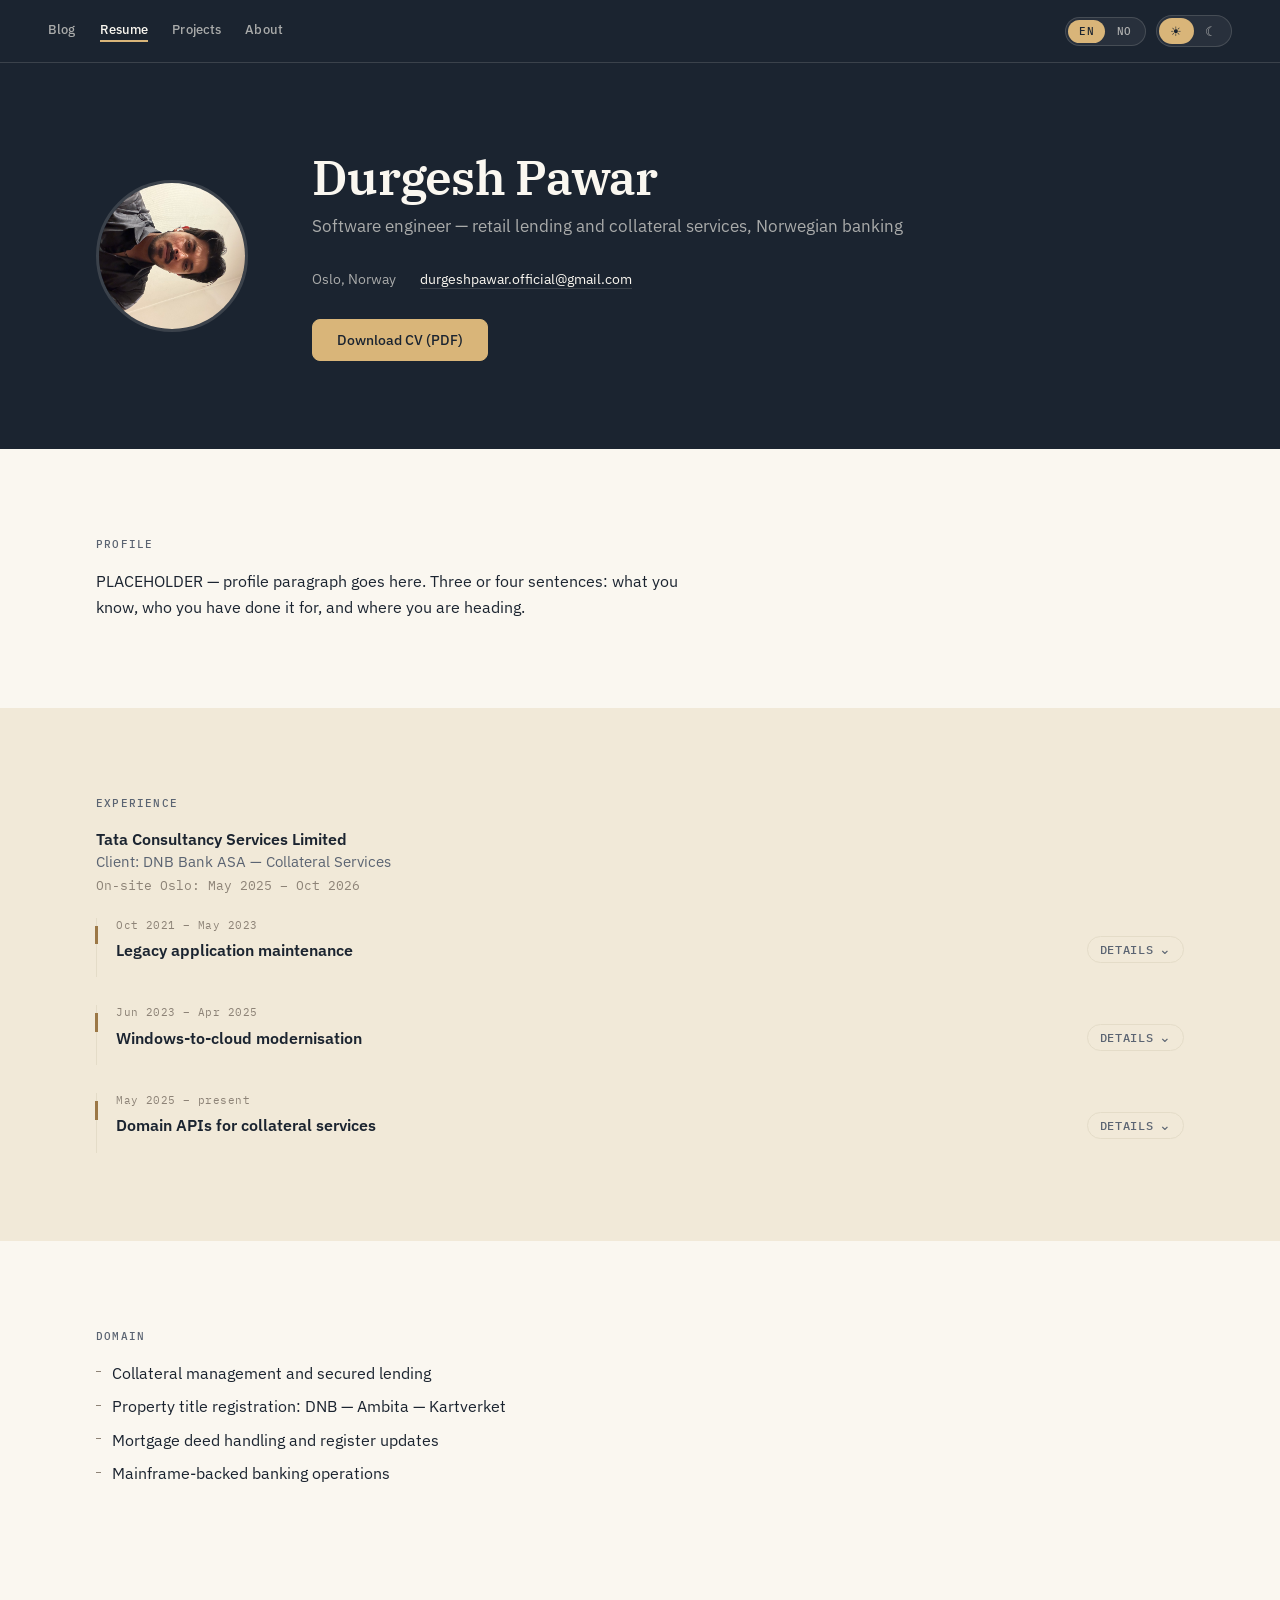
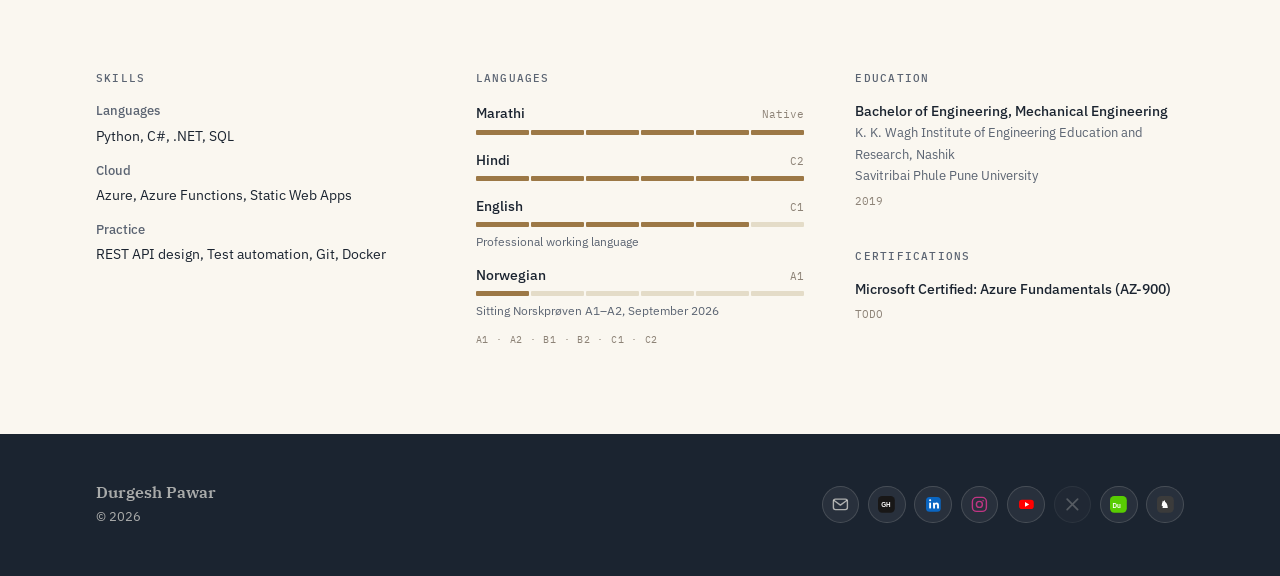
<file: Resume Website/index.html>
<!DOCTYPE html>
<html lang="en">
<head>
<meta charset="utf-8">
<meta name="viewport" content="width=device-width, initial-scale=1">
<script>(function(){try{var t=localStorage.getItem("theme");if(t==="light"||t==="dark")document.documentElement.setAttribute("data-theme",t);}catch(e){}})();</script>
<title>Durgesh Pawar — Collateral services and retail lending</title>
<meta name="description" content="Software engineer working in retail lending and collateral services for Norwegian banking.">

<link rel="preconnect" href="https://fonts.googleapis.com">
<link rel="preconnect" href="https://fonts.gstatic.com" crossorigin>
<link href="https://fonts.googleapis.com/css2?family=IBM+Plex+Mono:wght@400;500&family=IBM+Plex+Sans:wght@400;500;600&family=IBM+Plex+Serif:wght@400;500;600&display=swap" rel="stylesheet">
<link rel="stylesheet" href="assets/styles.css">
</head>
<body>

<a class="skip" href="#main">Skip to content</a>

<header class="bar">
  <nav class="pages" aria-label="Pages">
    <a href="blog.html" data-ui="blogNav"></a>
    <a href="index.html" aria-current="page" data-ui="resumeNav"></a>
    <a href="projects.html" data-ui="projectsNav"></a>
    <a href="about.html" data-ui="aboutNav"></a>
  </nav>
  <div class="bar-toggles">
    <div class="lang-toggle" role="group" aria-label="Language">
      <span class="lang-thumb" aria-hidden="true"></span>
      <button type="button" data-lang="en" aria-pressed="true">EN</button>
      <button type="button" data-lang="no" aria-pressed="false">NO</button>
    </div>
    <div class="theme-toggle" role="group" aria-label="Theme">
      <span class="theme-thumb" aria-hidden="true"></span>
      <button type="button" data-theme-choice="light" aria-pressed="true" title="Light" aria-label="Light theme">☀</button>
      <button type="button" data-theme-choice="dark" aria-pressed="false" title="Dark" aria-label="Dark theme">☾</button>
    </div>
  </div>
</header>

<main id="main">

  <section class="band band--dark">
    <div class="band-inner hero-inner">
      <img class="hero-photo" data-bind="photo" alt="">
      <div class="hero-text">
        <h1 data-bind="name"></h1>
        <p class="tagline" data-bind="tagline"></p>
        <ul class="plain hero-contact" data-bind="contact"></ul>
        <div class="hero-cta">
          <a class="btn btn--solid" href="assets/durgesh-pawar-cv.pdf" download data-ui="print"></a>
        </div>
      </div>
    </div>
  </section>

  <section class="band band--paper">
    <div class="band-inner">
      <h2 data-ui="profile"></h2>
      <p class="prose" data-bind="profile"></p>
    </div>
  </section>

  <section class="band band--alt">
    <div class="band-inner">
      <h2 data-ui="experience"></h2>
      <div data-bind="experience"></div>
    </div>
  </section>

  <section class="band band--paper" data-section="domain">
    <div class="band-inner">
      <h2 data-bind="domainHeading"></h2>
      <ul class="plain bullets" data-bind="domain"></ul>
    </div>
  </section>

  <section class="band band--alt" data-section="projects">
    <div class="band-inner">
      <h2 data-ui="projects"></h2>
      <div data-bind="projects"></div>
    </div>
  </section>

  <section class="band band--paper">
    <div class="band-inner section-grid">
      <div>
        <div class="block">
          <h2 data-ui="skills"></h2>
          <div data-bind="skills"></div>
        </div>
      </div>
      <div>
        <div class="block">
          <h2 data-ui="languages"></h2>
          <div data-bind="languages"></div>
        </div>
      </div>
      <div>
        <div class="block">
          <h2 data-ui="education"></h2>
          <div data-bind="education"></div>
        </div>
        <div class="block" data-section="certifications">
          <h2 data-ui="certifications"></h2>
          <div data-bind="certifications"></div>
        </div>
      </div>
    </div>
  </section>

</main>

<footer class="band band--dark band--footer">
  <div class="band-inner footer-inner">
    <div class="footer-brand">
      <p class="footer-name" data-bind="name"></p>
      <p class="footer-meta">© <span data-bind="year"></span></p>
    </div>
    <div class="social-links" data-bind="social"></div>
  </div>
</footer>

<script src="assets/content.js"></script>
<script src="assets/app.js"></script>
</body>
</html>
</file>
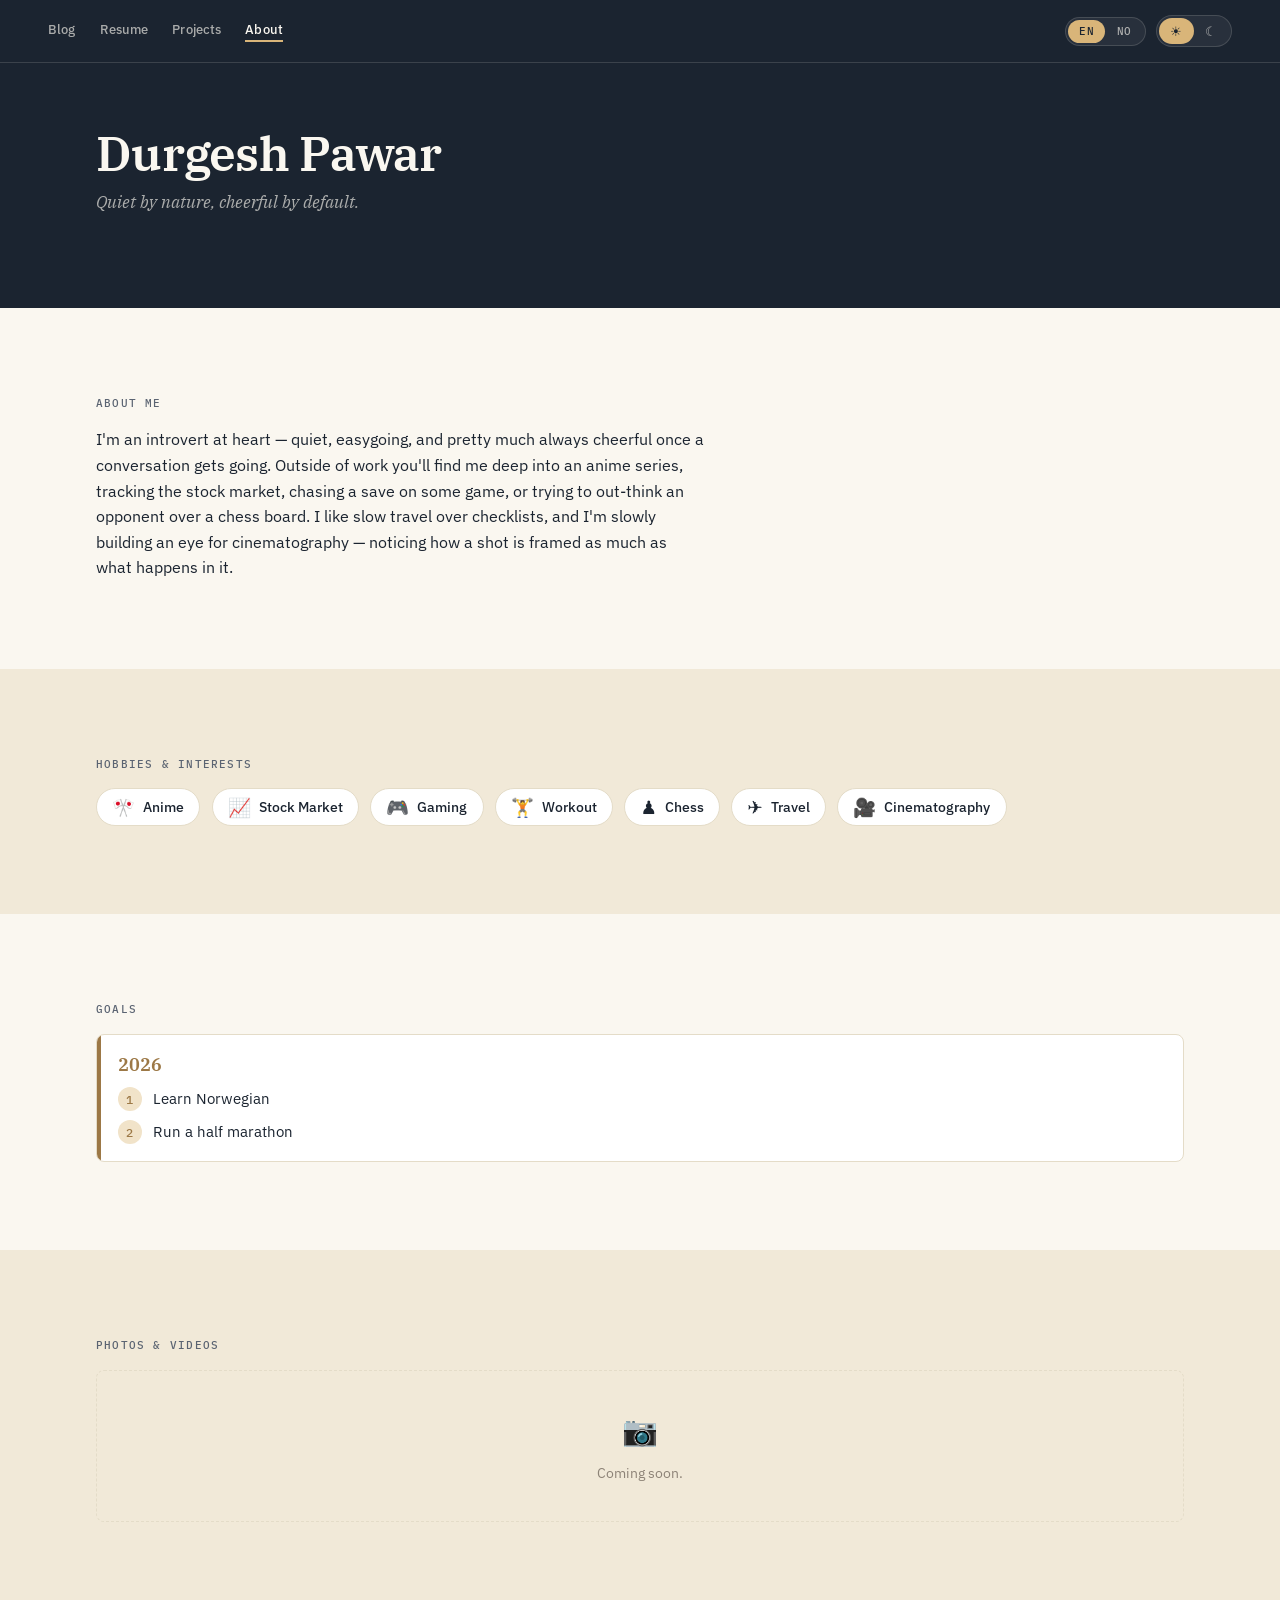
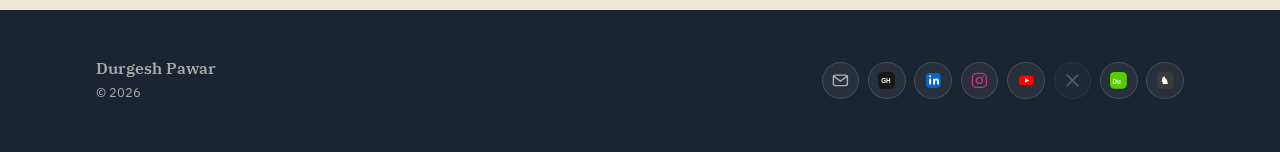
<file: Resume Website/about.html>
<!DOCTYPE html>
<html lang="en">
<head>
<meta charset="utf-8">
<meta name="viewport" content="width=device-width, initial-scale=1">
<script>(function(){try{var t=localStorage.getItem("theme");if(t==="light"||t==="dark")document.documentElement.setAttribute("data-theme",t);}catch(e){}})();</script>
<title>Durgesh Pawar — About</title>
<meta name="description" content="A bit about Durgesh Pawar outside of work, plus links to his profiles.">

<link rel="preconnect" href="https://fonts.googleapis.com">
<link rel="preconnect" href="https://fonts.gstatic.com" crossorigin>
<link href="https://fonts.googleapis.com/css2?family=IBM+Plex+Mono:wght@400;500&family=IBM+Plex+Sans:wght@400;500;600&family=IBM+Plex+Serif:wght@400;500;600&display=swap" rel="stylesheet">
<link rel="stylesheet" href="assets/styles.css">
</head>
<body>

<a class="skip" href="#main">Skip to content</a>

<header class="bar">
  <nav class="pages" aria-label="Pages">
    <a href="blog.html" data-ui="blogNav"></a>
    <a href="index.html" data-ui="resumeNav"></a>
    <a href="projects.html" data-ui="projectsNav"></a>
    <a href="about.html" aria-current="page" data-ui="aboutNav"></a>
  </nav>
  <div class="bar-toggles">
    <div class="lang-toggle" role="group" aria-label="Language">
      <span class="lang-thumb" aria-hidden="true"></span>
      <button type="button" data-lang="en" aria-pressed="true">EN</button>
      <button type="button" data-lang="no" aria-pressed="false">NO</button>
    </div>
    <div class="theme-toggle" role="group" aria-label="Theme">
      <span class="theme-thumb" aria-hidden="true"></span>
      <button type="button" data-theme-choice="light" aria-pressed="true" title="Light" aria-label="Light theme">☀</button>
      <button type="button" data-theme-choice="dark" aria-pressed="false" title="Dark" aria-label="Dark theme">☾</button>
    </div>
  </div>
</header>

<main id="main">

  <section class="band band--dark page-hero">
    <div class="band-inner">
      <h1 data-bind="name"></h1>
      <p class="tagline about-tagline" data-bind="aboutTagline"></p>
    </div>
  </section>

  <section class="band band--paper">
    <div class="band-inner">
      <h2 data-ui="aboutMe"></h2>
      <p class="prose" data-bind="aboutParagraph"></p>
    </div>
  </section>

  <section class="band band--alt">
    <div class="band-inner">
      <h2 data-ui="hobbies"></h2>
      <div class="hobby-grid" data-bind="hobbies"></div>
    </div>
  </section>

  <section class="band band--paper">
    <div class="band-inner">
      <h2 data-ui="goals"></h2>
      <div class="goal-sheet" data-bind="goals"></div>
    </div>
  </section>

  <section class="band band--alt">
    <div class="band-inner">
      <h2 data-ui="gallery"></h2>
      <div class="gallery-placeholder">
        <span class="gallery-icon" aria-hidden="true">📷</span>
        <p data-ui="galleryNote"></p>
      </div>
    </div>
  </section>

</main>

<footer class="band band--dark band--footer">
  <div class="band-inner footer-inner">
    <div class="footer-brand">
      <p class="footer-name" data-bind="name"></p>
      <p class="footer-meta">© <span data-bind="year"></span></p>
    </div>
    <div class="social-links" data-bind="social"></div>
  </div>
</footer>

<script src="assets/content.js"></script>
<script src="assets/app.js"></script>
</body>
</html>
</file>
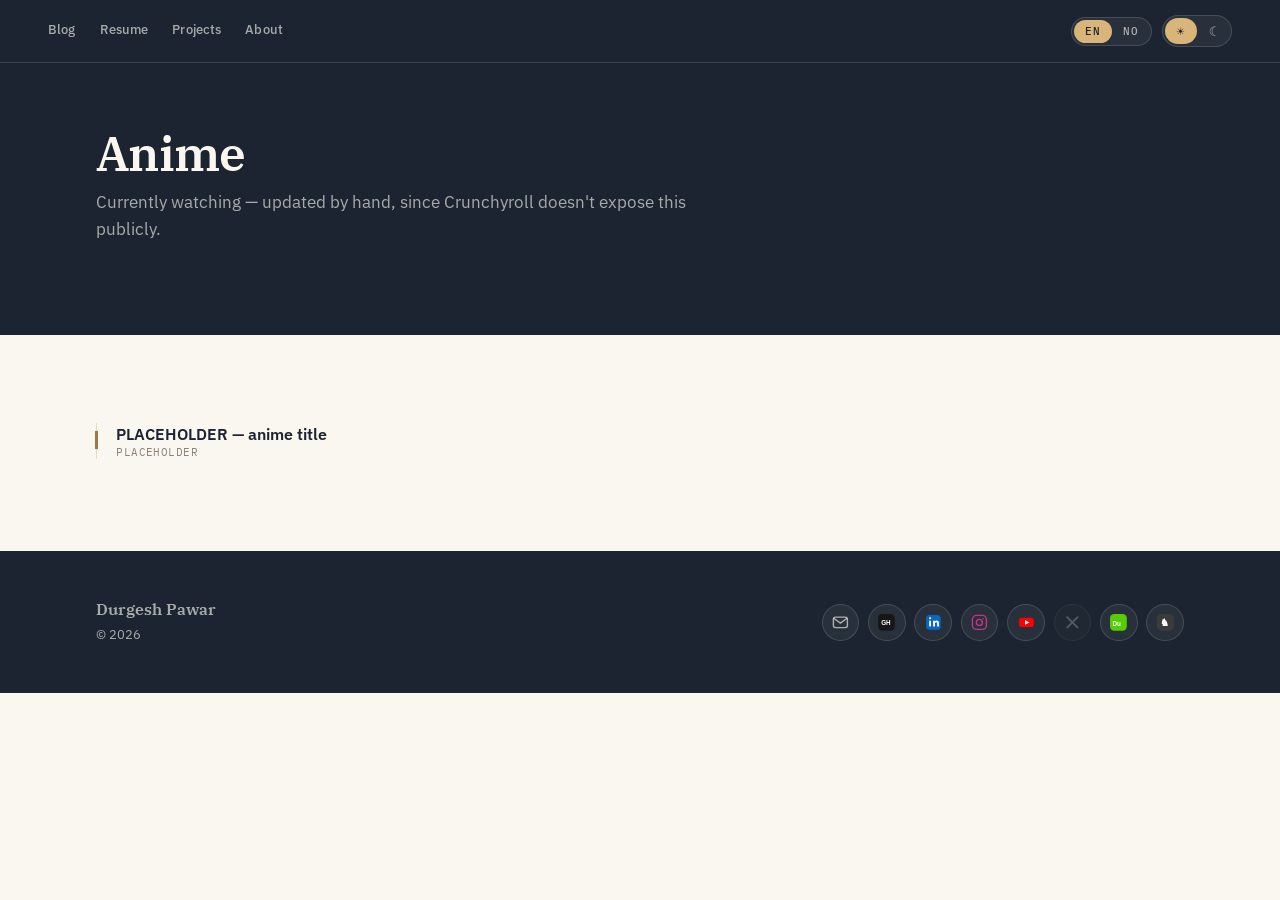
<file: Resume Website/anime.html>
<!DOCTYPE html>
<html lang="en">
<head>
<meta charset="utf-8">
<meta name="viewport" content="width=device-width, initial-scale=1">
<script>(function(){try{var t=localStorage.getItem("theme");if(t==="light"||t==="dark")document.documentElement.setAttribute("data-theme",t);}catch(e){}})();</script>
<title>Durgesh Pawar — Anime</title>
<meta name="description" content="Anime I'm currently watching.">

<link rel="preconnect" href="https://fonts.googleapis.com">
<link rel="preconnect" href="https://fonts.gstatic.com" crossorigin>
<link href="https://fonts.googleapis.com/css2?family=IBM+Plex+Mono:wght@400;500&family=IBM+Plex+Sans:wght@400;500;600&family=IBM+Plex+Serif:wght@400;500;600&display=swap" rel="stylesheet">
<link rel="stylesheet" href="assets/styles.css">
</head>
<body>

<a class="skip" href="#main">Skip to content</a>

<header class="bar">
  <nav class="pages" aria-label="Pages">
    <a href="blog.html" data-ui="blogNav"></a>
    <a href="index.html" data-ui="resumeNav"></a>
    <a href="projects.html" data-ui="projectsNav"></a>
    <a href="about.html" data-ui="aboutNav"></a>
  </nav>
  <div class="bar-toggles">
    <div class="lang-toggle" role="group" aria-label="Language">
      <span class="lang-thumb" aria-hidden="true"></span>
      <button type="button" data-lang="en" aria-pressed="true">EN</button>
      <button type="button" data-lang="no" aria-pressed="false">NO</button>
    </div>
    <div class="theme-toggle" role="group" aria-label="Theme">
      <span class="theme-thumb" aria-hidden="true"></span>
      <button type="button" data-theme-choice="light" aria-pressed="true" title="Light" aria-label="Light theme">☀</button>
      <button type="button" data-theme-choice="dark" aria-pressed="false" title="Dark" aria-label="Dark theme">☾</button>
    </div>
  </div>
</header>

<main id="main">

  <section class="band band--dark page-hero">
    <div class="band-inner">
      <h1 data-ui="animeTitle"></h1>
      <p class="tagline" data-ui="animeIntro"></p>
    </div>
  </section>

  <section class="band band--paper">
    <div class="band-inner">
      <div class="tech-projects" data-bind="animeWatching"></div>
    </div>
  </section>

</main>

<footer class="band band--dark band--footer">
  <div class="band-inner footer-inner">
    <div class="footer-brand">
      <p class="footer-name" data-bind="name"></p>
      <p class="footer-meta">© <span data-bind="year"></span></p>
    </div>
    <div class="social-links" data-bind="social"></div>
  </div>
</footer>

<script src="assets/content.js"></script>
<script src="assets/app.js"></script>
</body>
</html>
</file>
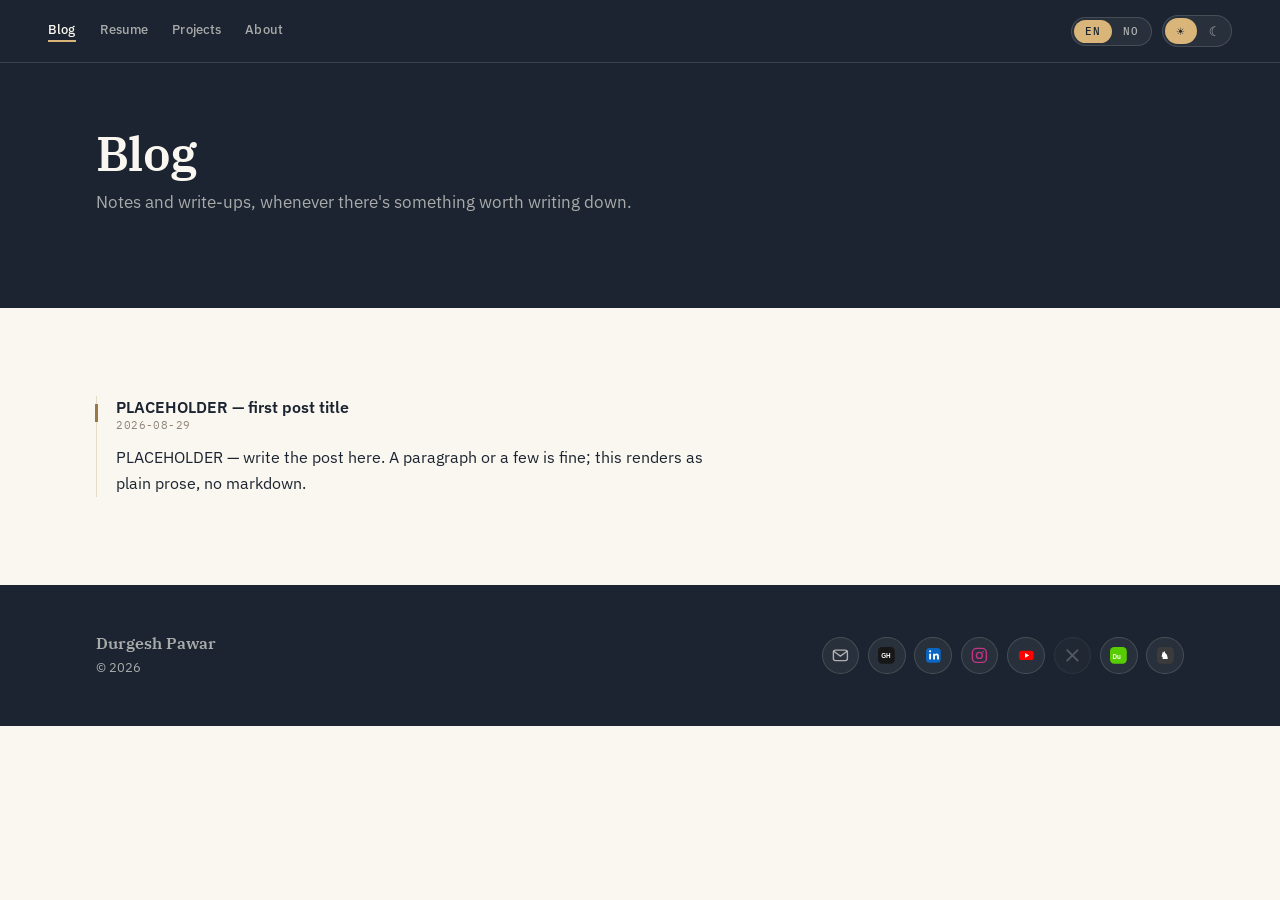
<file: Resume Website/blog.html>
<!DOCTYPE html>
<html lang="en">
<head>
<meta charset="utf-8">
<meta name="viewport" content="width=device-width, initial-scale=1">
<script>(function(){try{var t=localStorage.getItem("theme");if(t==="light"||t==="dark")document.documentElement.setAttribute("data-theme",t);}catch(e){}})();</script>
<title>Durgesh Pawar — Blog</title>
<meta name="description" content="Notes and write-ups from Durgesh Pawar.">

<link rel="preconnect" href="https://fonts.googleapis.com">
<link rel="preconnect" href="https://fonts.gstatic.com" crossorigin>
<link href="https://fonts.googleapis.com/css2?family=IBM+Plex+Mono:wght@400;500&family=IBM+Plex+Sans:wght@400;500;600&family=IBM+Plex+Serif:wght@400;500;600&display=swap" rel="stylesheet">
<link rel="stylesheet" href="assets/styles.css">
</head>
<body>

<a class="skip" href="#main">Skip to content</a>

<header class="bar">
  <nav class="pages" aria-label="Pages">
    <a href="blog.html" aria-current="page" data-ui="blogNav"></a>
    <a href="index.html" data-ui="resumeNav"></a>
    <a href="projects.html" data-ui="projectsNav"></a>
    <a href="about.html" data-ui="aboutNav"></a>
  </nav>
  <div class="bar-toggles">
    <div class="lang-toggle" role="group" aria-label="Language">
      <span class="lang-thumb" aria-hidden="true"></span>
      <button type="button" data-lang="en" aria-pressed="true">EN</button>
      <button type="button" data-lang="no" aria-pressed="false">NO</button>
    </div>
    <div class="theme-toggle" role="group" aria-label="Theme">
      <span class="theme-thumb" aria-hidden="true"></span>
      <button type="button" data-theme-choice="light" aria-pressed="true" title="Light" aria-label="Light theme">☀</button>
      <button type="button" data-theme-choice="dark" aria-pressed="false" title="Dark" aria-label="Dark theme">☾</button>
    </div>
  </div>
</header>

<main id="main">

  <section class="band band--dark page-hero">
    <div class="band-inner">
      <h1 data-ui="blogTitle"></h1>
      <p class="tagline" data-ui="blogIntro"></p>
    </div>
  </section>

  <section class="band band--paper">
    <div class="band-inner">
      <div data-bind="blogPosts"></div>
    </div>
  </section>

</main>

<footer class="band band--dark band--footer">
  <div class="band-inner footer-inner">
    <div class="footer-brand">
      <p class="footer-name" data-bind="name"></p>
      <p class="footer-meta">© <span data-bind="year"></span></p>
    </div>
    <div class="social-links" data-bind="social"></div>
  </div>
</footer>

<script src="assets/content.js"></script>
<script src="assets/app.js"></script>
</body>
</html>
</file>
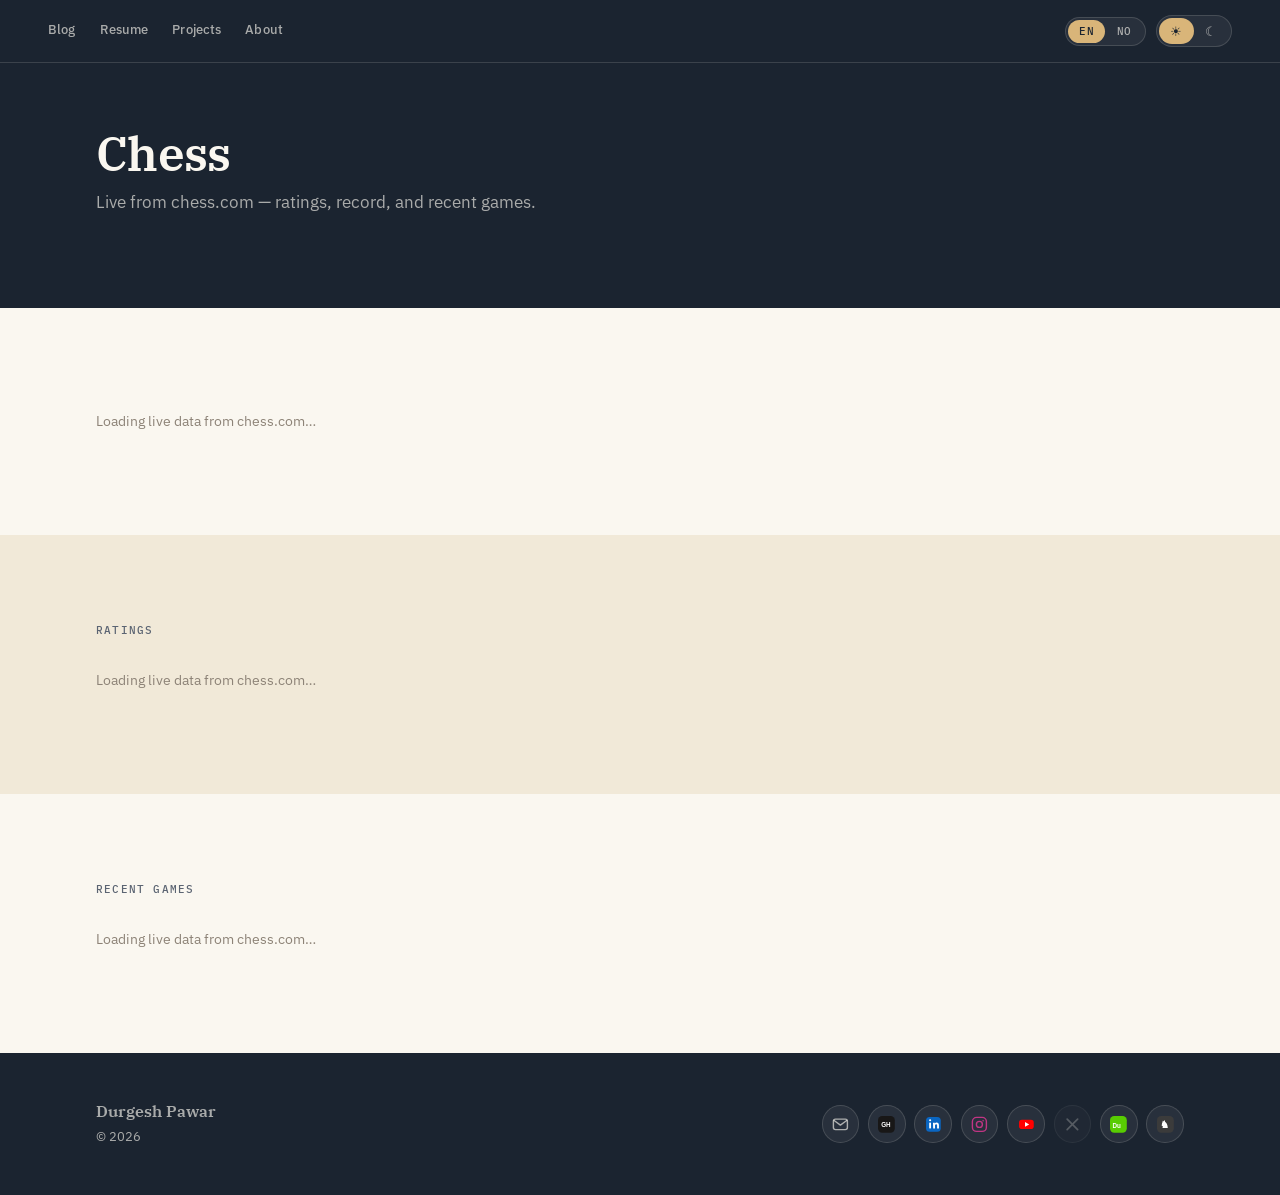
<file: Resume Website/chess.html>
<!DOCTYPE html>
<html lang="en">
<head>
<meta charset="utf-8">
<meta name="viewport" content="width=device-width, initial-scale=1">
<script>(function(){try{var t=localStorage.getItem("theme");if(t==="light"||t==="dark")document.documentElement.setAttribute("data-theme",t);}catch(e){}})();</script>
<title>Durgesh Pawar — Chess</title>
<meta name="description" content="Live chess.com rating, record, and recent games.">

<link rel="preconnect" href="https://fonts.googleapis.com">
<link rel="preconnect" href="https://fonts.gstatic.com" crossorigin>
<link href="https://fonts.googleapis.com/css2?family=IBM+Plex+Mono:wght@400;500&family=IBM+Plex+Sans:wght@400;500;600&family=IBM+Plex+Serif:wght@400;500;600&display=swap" rel="stylesheet">
<link rel="stylesheet" href="assets/styles.css">
</head>
<body>

<a class="skip" href="#main">Skip to content</a>

<header class="bar">
  <nav class="pages" aria-label="Pages">
    <a href="blog.html" data-ui="blogNav"></a>
    <a href="index.html" data-ui="resumeNav"></a>
    <a href="projects.html" data-ui="projectsNav"></a>
    <a href="about.html" data-ui="aboutNav"></a>
  </nav>
  <div class="bar-toggles">
    <div class="lang-toggle" role="group" aria-label="Language">
      <span class="lang-thumb" aria-hidden="true"></span>
      <button type="button" data-lang="en" aria-pressed="true">EN</button>
      <button type="button" data-lang="no" aria-pressed="false">NO</button>
    </div>
    <div class="theme-toggle" role="group" aria-label="Theme">
      <span class="theme-thumb" aria-hidden="true"></span>
      <button type="button" data-theme-choice="light" aria-pressed="true" title="Light" aria-label="Light theme">☀</button>
      <button type="button" data-theme-choice="dark" aria-pressed="false" title="Dark" aria-label="Dark theme">☾</button>
    </div>
  </div>
</header>

<main id="main">

  <section class="band band--dark page-hero">
    <div class="band-inner">
      <h1 data-ui="chessTitle"></h1>
      <p class="tagline" data-ui="chessIntro"></p>
    </div>
  </section>

  <section class="band band--paper">
    <div class="band-inner">
      <div class="chess-profile" data-bind="chessProfile">
        <p class="chess-loading" data-ui="chessLoading"></p>
      </div>
    </div>
  </section>

  <section class="band band--alt">
    <div class="band-inner">
      <h2 data-ui="chessRatings"></h2>
      <div class="chess-ratings" data-bind="chessStats">
        <p class="chess-loading" data-ui="chessLoading"></p>
      </div>
    </div>
  </section>

  <section class="band band--paper">
    <div class="band-inner">
      <h2 data-ui="chessRecent"></h2>
      <div class="chess-games" data-bind="chessGames">
        <p class="chess-loading" data-ui="chessLoading"></p>
      </div>
    </div>
  </section>

</main>

<footer class="band band--dark band--footer">
  <div class="band-inner footer-inner">
    <div class="footer-brand">
      <p class="footer-name" data-bind="name"></p>
      <p class="footer-meta">© <span data-bind="year"></span></p>
    </div>
    <div class="social-links" data-bind="social"></div>
  </div>
</footer>

<script src="assets/content.js"></script>
<script src="assets/app.js"></script>
<script src="assets/chess.js"></script>
</body>
</html>
</file>
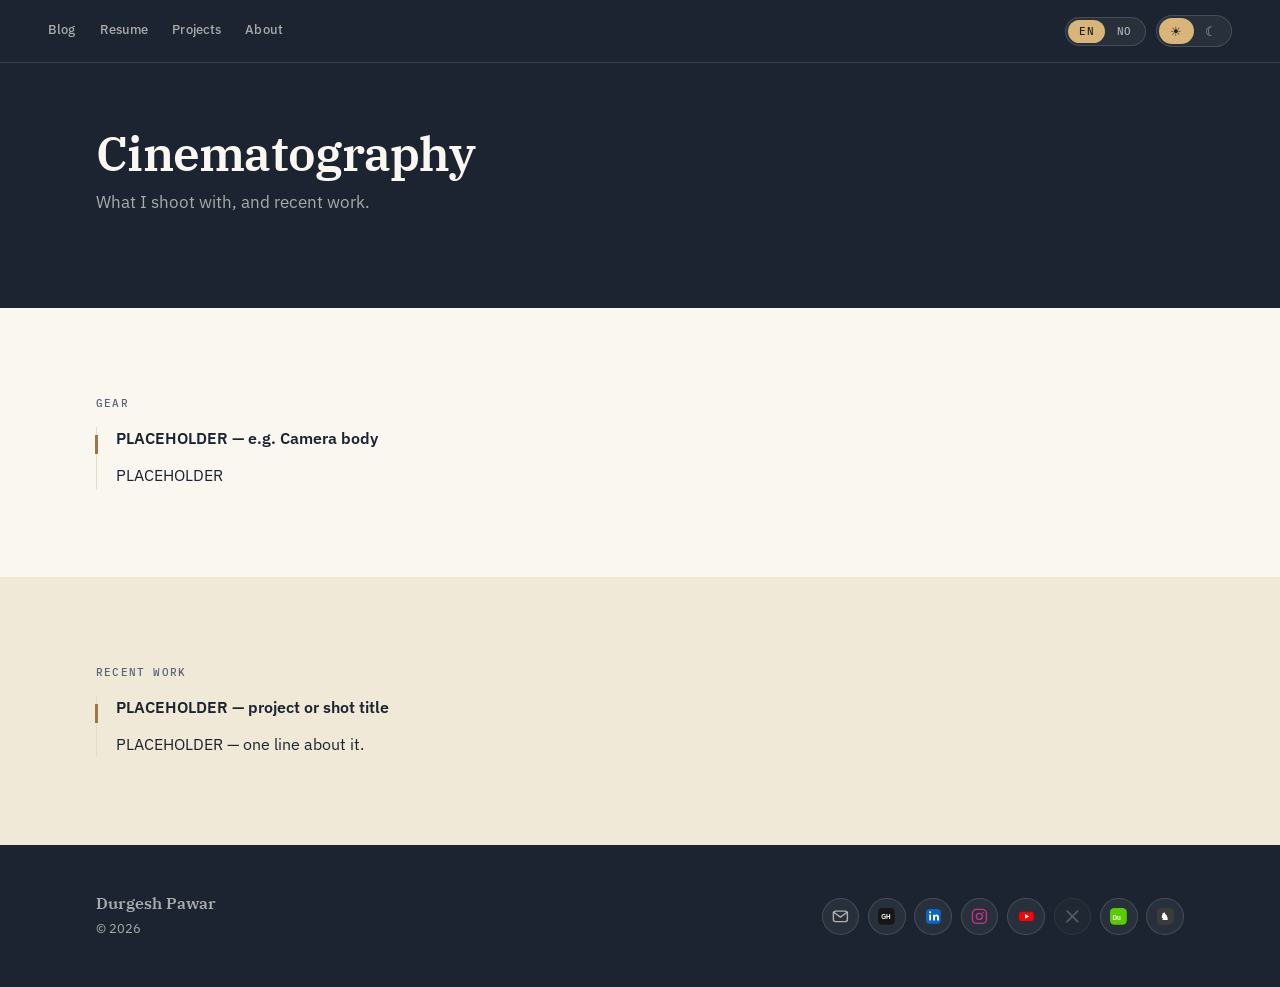
<file: Resume Website/cinematography.html>
<!DOCTYPE html>
<html lang="en">
<head>
<meta charset="utf-8">
<meta name="viewport" content="width=device-width, initial-scale=1">
<script>(function(){try{var t=localStorage.getItem("theme");if(t==="light"||t==="dark")document.documentElement.setAttribute("data-theme",t);}catch(e){}})();</script>
<title>Durgesh Pawar — Cinematography</title>
<meta name="description" content="Gear and recent work.">

<link rel="preconnect" href="https://fonts.googleapis.com">
<link rel="preconnect" href="https://fonts.gstatic.com" crossorigin>
<link href="https://fonts.googleapis.com/css2?family=IBM+Plex+Mono:wght@400;500&family=IBM+Plex+Sans:wght@400;500;600&family=IBM+Plex+Serif:wght@400;500;600&display=swap" rel="stylesheet">
<link rel="stylesheet" href="assets/styles.css">
</head>
<body>

<a class="skip" href="#main">Skip to content</a>

<header class="bar">
  <nav class="pages" aria-label="Pages">
    <a href="blog.html" data-ui="blogNav"></a>
    <a href="index.html" data-ui="resumeNav"></a>
    <a href="projects.html" data-ui="projectsNav"></a>
    <a href="about.html" data-ui="aboutNav"></a>
  </nav>
  <div class="bar-toggles">
    <div class="lang-toggle" role="group" aria-label="Language">
      <span class="lang-thumb" aria-hidden="true"></span>
      <button type="button" data-lang="en" aria-pressed="true">EN</button>
      <button type="button" data-lang="no" aria-pressed="false">NO</button>
    </div>
    <div class="theme-toggle" role="group" aria-label="Theme">
      <span class="theme-thumb" aria-hidden="true"></span>
      <button type="button" data-theme-choice="light" aria-pressed="true" title="Light" aria-label="Light theme">☀</button>
      <button type="button" data-theme-choice="dark" aria-pressed="false" title="Dark" aria-label="Dark theme">☾</button>
    </div>
  </div>
</header>

<main id="main">

  <section class="band band--dark page-hero">
    <div class="band-inner">
      <h1 data-ui="cinematographyTitle"></h1>
      <p class="tagline" data-ui="cinematographyIntro"></p>
    </div>
  </section>

  <section class="band band--paper">
    <div class="band-inner">
      <h2 data-ui="gear"></h2>
      <div class="tech-projects" data-bind="cineGear"></div>
    </div>
  </section>

  <section class="band band--alt">
    <div class="band-inner">
      <h2 data-ui="recentWork"></h2>
      <div class="tech-projects" data-bind="cineWork"></div>
    </div>
  </section>

</main>

<footer class="band band--dark band--footer">
  <div class="band-inner footer-inner">
    <div class="footer-brand">
      <p class="footer-name" data-bind="name"></p>
      <p class="footer-meta">© <span data-bind="year"></span></p>
    </div>
    <div class="social-links" data-bind="social"></div>
  </div>
</footer>

<script src="assets/content.js"></script>
<script src="assets/app.js"></script>
</body>
</html>
</file>
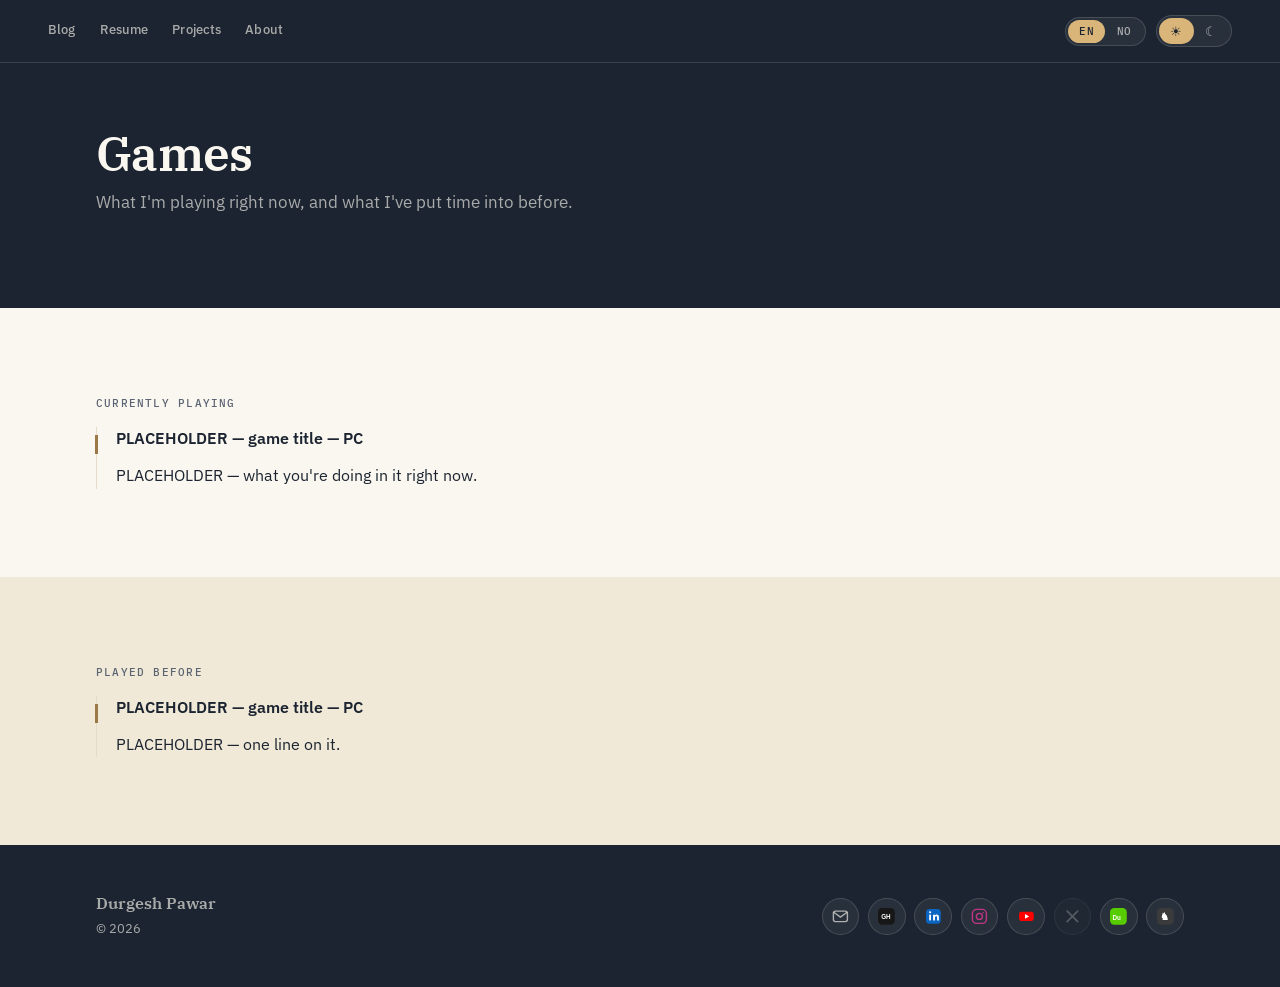
<file: Resume Website/games.html>
<!DOCTYPE html>
<html lang="en">
<head>
<meta charset="utf-8">
<meta name="viewport" content="width=device-width, initial-scale=1">
<script>(function(){try{var t=localStorage.getItem("theme");if(t==="light"||t==="dark")document.documentElement.setAttribute("data-theme",t);}catch(e){}})();</script>
<title>Durgesh Pawar — Games</title>
<meta name="description" content="Games I'm currently playing, and games I've put time into before.">

<link rel="preconnect" href="https://fonts.googleapis.com">
<link rel="preconnect" href="https://fonts.gstatic.com" crossorigin>
<link href="https://fonts.googleapis.com/css2?family=IBM+Plex+Mono:wght@400;500&family=IBM+Plex+Sans:wght@400;500;600&family=IBM+Plex+Serif:wght@400;500;600&display=swap" rel="stylesheet">
<link rel="stylesheet" href="assets/styles.css">
</head>
<body>

<a class="skip" href="#main">Skip to content</a>

<header class="bar">
  <nav class="pages" aria-label="Pages">
    <a href="blog.html" data-ui="blogNav"></a>
    <a href="index.html" data-ui="resumeNav"></a>
    <a href="projects.html" data-ui="projectsNav"></a>
    <a href="about.html" data-ui="aboutNav"></a>
  </nav>
  <div class="bar-toggles">
    <div class="lang-toggle" role="group" aria-label="Language">
      <span class="lang-thumb" aria-hidden="true"></span>
      <button type="button" data-lang="en" aria-pressed="true">EN</button>
      <button type="button" data-lang="no" aria-pressed="false">NO</button>
    </div>
    <div class="theme-toggle" role="group" aria-label="Theme">
      <span class="theme-thumb" aria-hidden="true"></span>
      <button type="button" data-theme-choice="light" aria-pressed="true" title="Light" aria-label="Light theme">☀</button>
      <button type="button" data-theme-choice="dark" aria-pressed="false" title="Dark" aria-label="Dark theme">☾</button>
    </div>
  </div>
</header>

<main id="main">

  <section class="band band--dark page-hero">
    <div class="band-inner">
      <h1 data-ui="gamesTitle"></h1>
      <p class="tagline" data-ui="gamesIntro"></p>
    </div>
  </section>

  <section class="band band--paper">
    <div class="band-inner">
      <h2 data-ui="currentlyPlaying"></h2>
      <div class="tech-projects" data-bind="currentGames"></div>
    </div>
  </section>

  <section class="band band--alt">
    <div class="band-inner">
      <h2 data-ui="previouslyPlayed"></h2>
      <div class="tech-projects" data-bind="pastGames"></div>
    </div>
  </section>

</main>

<footer class="band band--dark band--footer">
  <div class="band-inner footer-inner">
    <div class="footer-brand">
      <p class="footer-name" data-bind="name"></p>
      <p class="footer-meta">© <span data-bind="year"></span></p>
    </div>
    <div class="social-links" data-bind="social"></div>
  </div>
</footer>

<script src="assets/content.js"></script>
<script src="assets/app.js"></script>
</body>
</html>
</file>
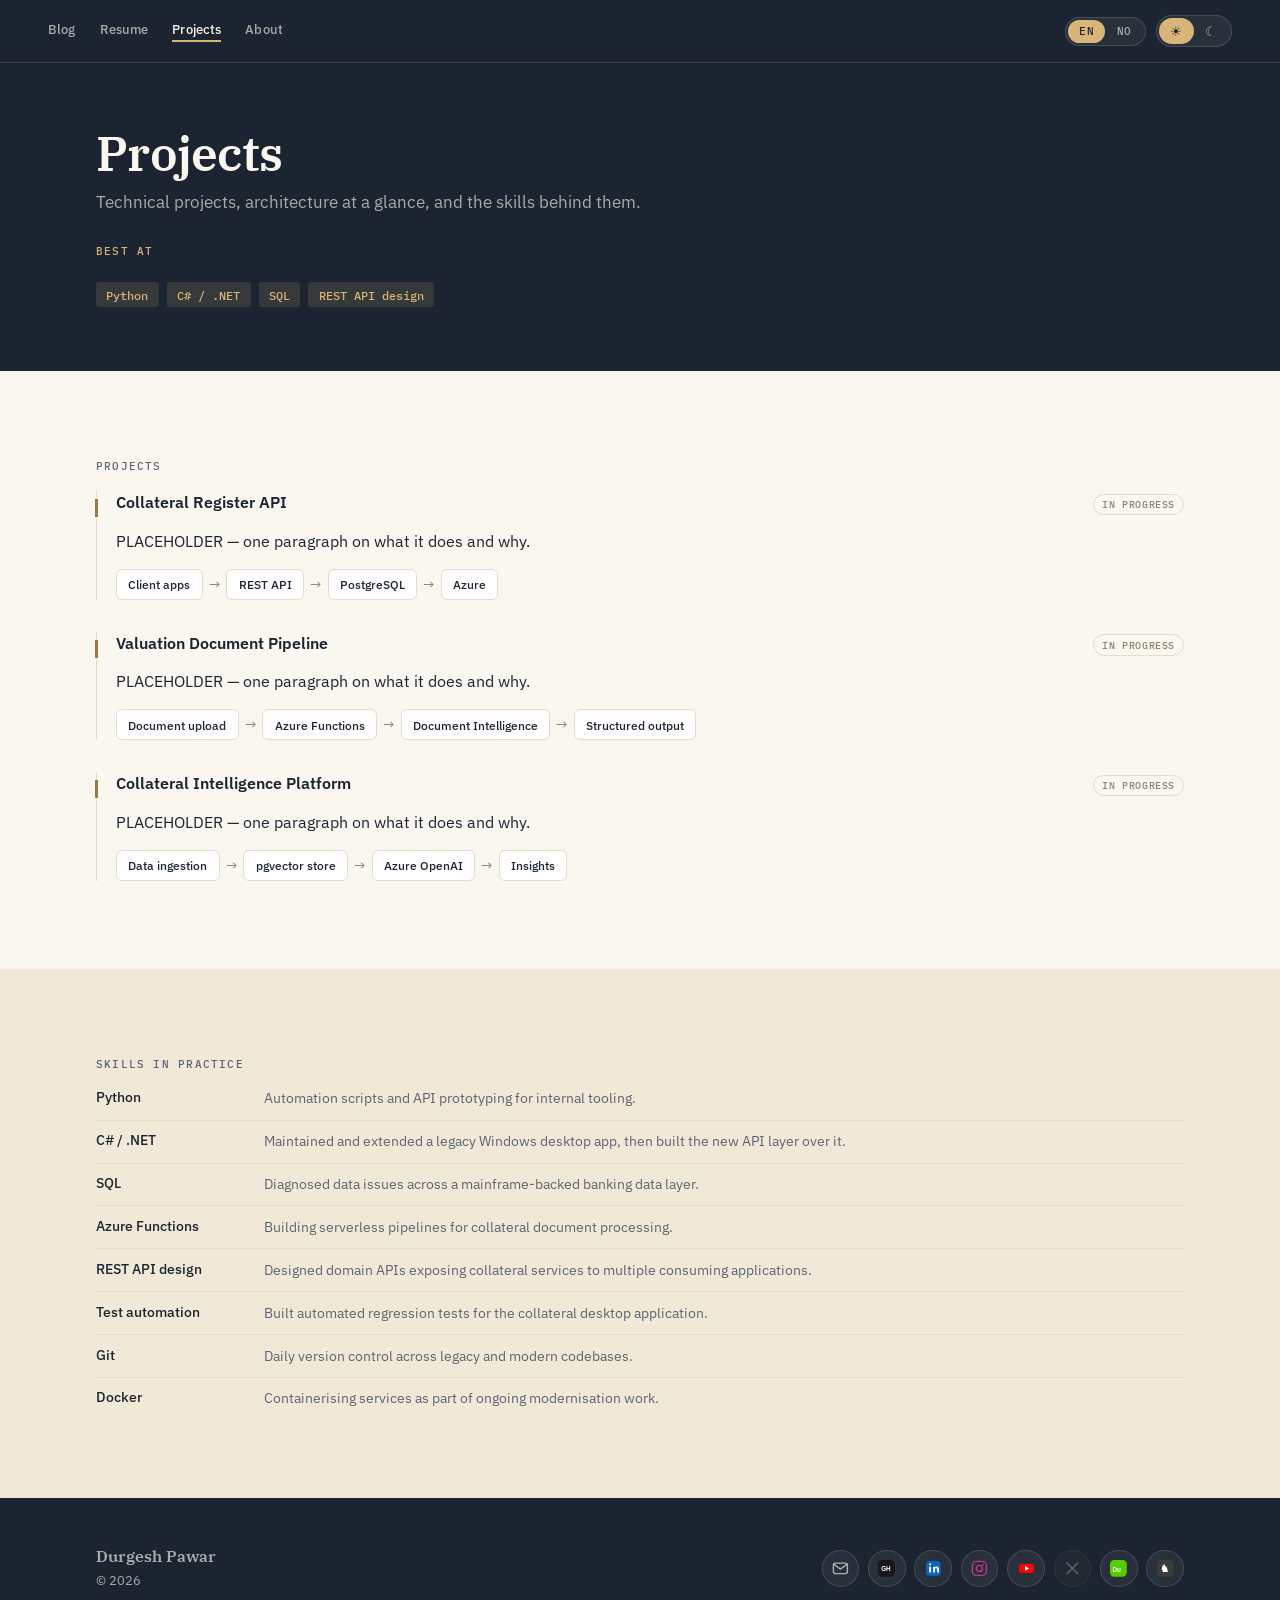
<file: Resume Website/projects.html>
<!DOCTYPE html>
<html lang="en">
<head>
<meta charset="utf-8">
<meta name="viewport" content="width=device-width, initial-scale=1">
<script>(function(){try{var t=localStorage.getItem("theme");if(t==="light"||t==="dark")document.documentElement.setAttribute("data-theme",t);}catch(e){}})();</script>
<title>Durgesh Pawar — Projects</title>
<meta name="description" content="Technical projects, architecture at a glance, and the skills behind them.">

<link rel="preconnect" href="https://fonts.googleapis.com">
<link rel="preconnect" href="https://fonts.gstatic.com" crossorigin>
<link href="https://fonts.googleapis.com/css2?family=IBM+Plex+Mono:wght@400;500&family=IBM+Plex+Sans:wght@400;500;600&family=IBM+Plex+Serif:wght@400;500;600&display=swap" rel="stylesheet">
<link rel="stylesheet" href="assets/styles.css">
</head>
<body>

<a class="skip" href="#main">Skip to content</a>

<header class="bar">
  <nav class="pages" aria-label="Pages">
    <a href="blog.html" data-ui="blogNav"></a>
    <a href="index.html" data-ui="resumeNav"></a>
    <a href="projects.html" aria-current="page" data-ui="projectsNav"></a>
    <a href="about.html" data-ui="aboutNav"></a>
  </nav>
  <div class="bar-toggles">
    <div class="lang-toggle" role="group" aria-label="Language">
      <span class="lang-thumb" aria-hidden="true"></span>
      <button type="button" data-lang="en" aria-pressed="true">EN</button>
      <button type="button" data-lang="no" aria-pressed="false">NO</button>
    </div>
    <div class="theme-toggle" role="group" aria-label="Theme">
      <span class="theme-thumb" aria-hidden="true"></span>
      <button type="button" data-theme-choice="light" aria-pressed="true" title="Light" aria-label="Light theme">☀</button>
      <button type="button" data-theme-choice="dark" aria-pressed="false" title="Dark" aria-label="Dark theme">☾</button>
    </div>
  </div>
</header>

<main id="main">

  <section class="band band--dark page-hero">
    <div class="band-inner">
      <h1 data-ui="projectsNav"></h1>
      <p class="tagline" data-ui="projectsIntro"></p>
      <h2 data-ui="skillsCore"></h2>
      <div class="core-skills" data-bind="skillsCore"></div>
    </div>
  </section>

  <section class="band band--paper">
    <div class="band-inner">
      <h2 data-ui="projectsNav"></h2>
      <div class="tech-projects" data-bind="techProjects"></div>
    </div>
  </section>

  <section class="band band--alt">
    <div class="band-inner">
      <h2 data-ui="skillsPracticed"></h2>
      <div class="practiced-list" data-bind="skillsPracticed"></div>
    </div>
  </section>

</main>

<footer class="band band--dark band--footer">
  <div class="band-inner footer-inner">
    <div class="footer-brand">
      <p class="footer-name" data-bind="name"></p>
      <p class="footer-meta">© <span data-bind="year"></span></p>
    </div>
    <div class="social-links" data-bind="social"></div>
  </div>
</footer>

<script src="assets/content.js"></script>
<script src="assets/app.js"></script>
</body>
</html>
</file>
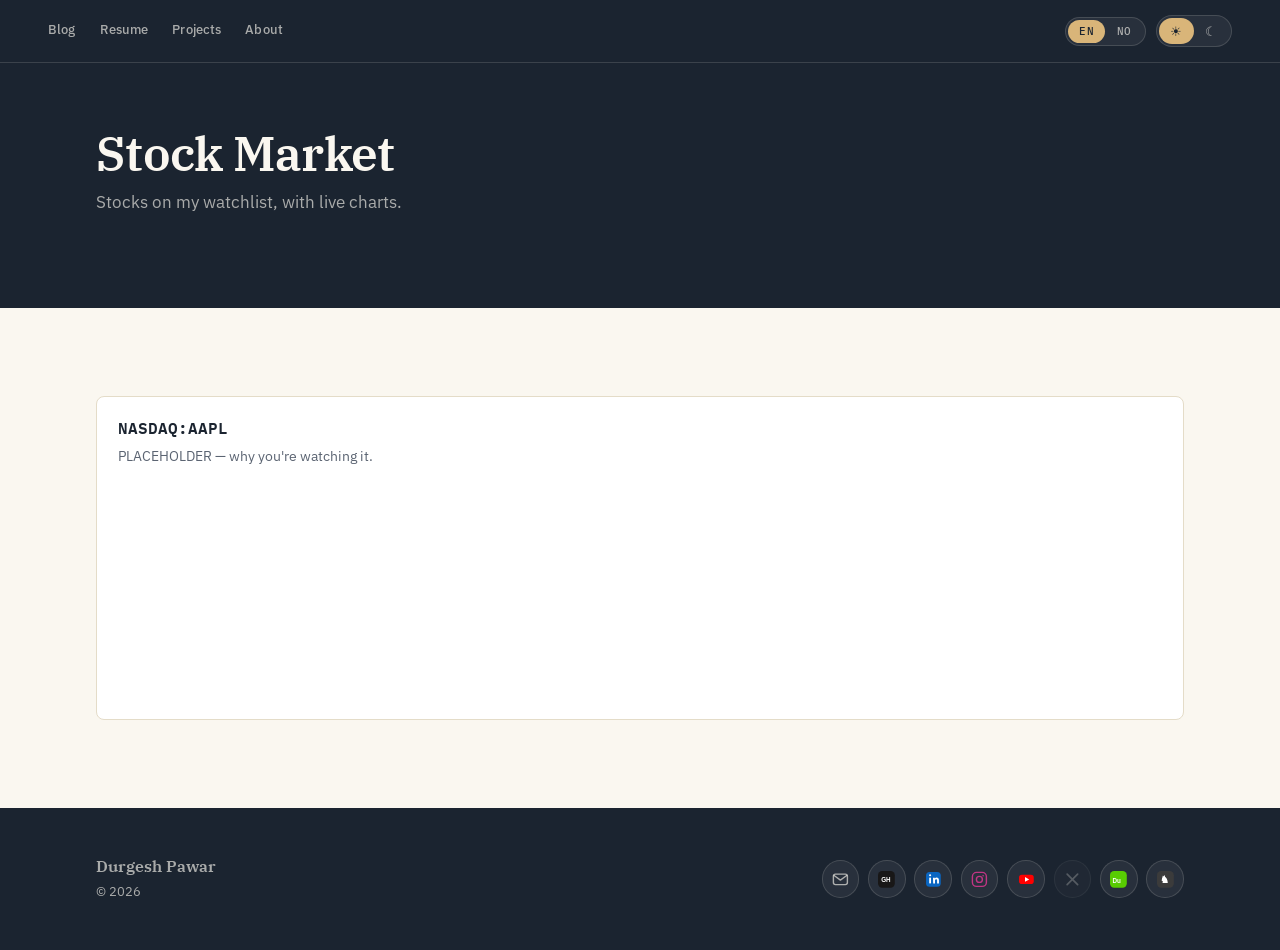
<file: Resume Website/stockmarket.html>
<!DOCTYPE html>
<html lang="en">
<head>
<meta charset="utf-8">
<meta name="viewport" content="width=device-width, initial-scale=1">
<script>(function(){try{var t=localStorage.getItem("theme");if(t==="light"||t==="dark")document.documentElement.setAttribute("data-theme",t);}catch(e){}})();</script>
<title>Durgesh Pawar — Stock Market</title>
<meta name="description" content="Stocks on my watchlist, with live charts.">

<link rel="preconnect" href="https://fonts.googleapis.com">
<link rel="preconnect" href="https://fonts.gstatic.com" crossorigin>
<link href="https://fonts.googleapis.com/css2?family=IBM+Plex+Mono:wght@400;500&family=IBM+Plex+Sans:wght@400;500;600&family=IBM+Plex+Serif:wght@400;500;600&display=swap" rel="stylesheet">
<link rel="stylesheet" href="assets/styles.css">
</head>
<body>

<a class="skip" href="#main">Skip to content</a>

<header class="bar">
  <nav class="pages" aria-label="Pages">
    <a href="blog.html" data-ui="blogNav"></a>
    <a href="index.html" data-ui="resumeNav"></a>
    <a href="projects.html" data-ui="projectsNav"></a>
    <a href="about.html" data-ui="aboutNav"></a>
  </nav>
  <div class="bar-toggles">
    <div class="lang-toggle" role="group" aria-label="Language">
      <span class="lang-thumb" aria-hidden="true"></span>
      <button type="button" data-lang="en" aria-pressed="true">EN</button>
      <button type="button" data-lang="no" aria-pressed="false">NO</button>
    </div>
    <div class="theme-toggle" role="group" aria-label="Theme">
      <span class="theme-thumb" aria-hidden="true"></span>
      <button type="button" data-theme-choice="light" aria-pressed="true" title="Light" aria-label="Light theme">☀</button>
      <button type="button" data-theme-choice="dark" aria-pressed="false" title="Dark" aria-label="Dark theme">☾</button>
    </div>
  </div>
</header>

<main id="main">

  <section class="band band--dark page-hero">
    <div class="band-inner">
      <h1 data-ui="stocksTitle"></h1>
      <p class="tagline" data-ui="stocksIntro"></p>
    </div>
  </section>

  <section class="band band--paper">
    <div class="band-inner">
      <div class="stock-list" data-bind="stockWatchlist"></div>
    </div>
  </section>

</main>

<footer class="band band--dark band--footer">
  <div class="band-inner footer-inner">
    <div class="footer-brand">
      <p class="footer-name" data-bind="name"></p>
      <p class="footer-meta">© <span data-bind="year"></span></p>
    </div>
    <div class="social-links" data-bind="social"></div>
  </div>
</footer>

<script src="assets/content.js"></script>
<script src="assets/app.js"></script>
</body>
</html>
</file>
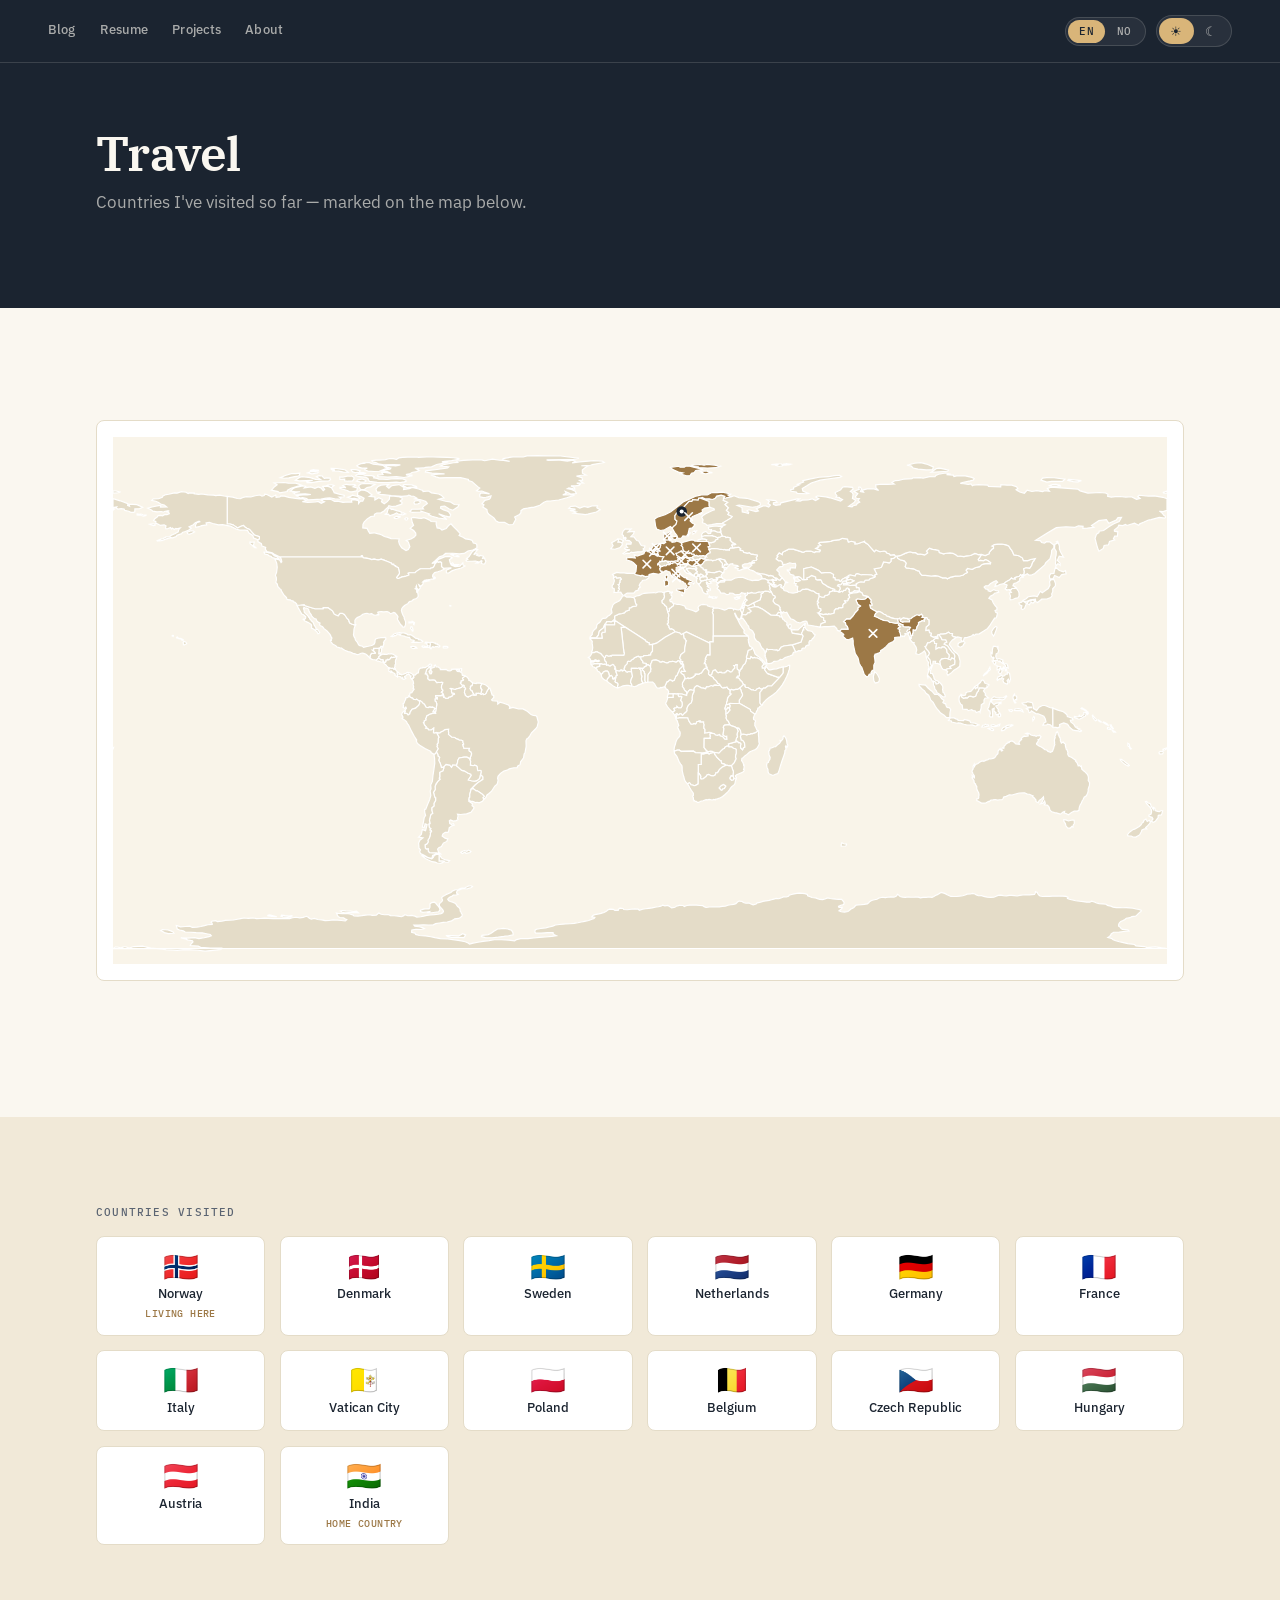
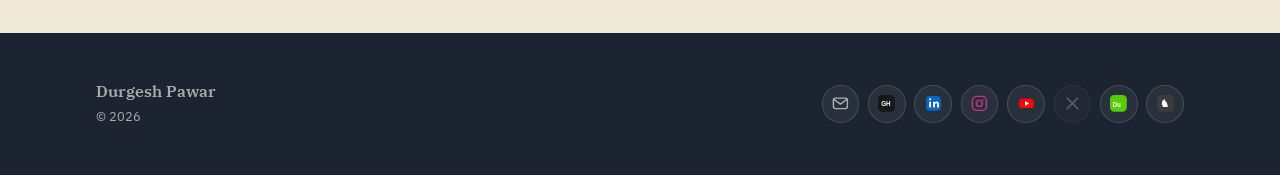
<file: Resume Website/travel.html>
<!DOCTYPE html>
<html lang="en">
<head>
<meta charset="utf-8">
<meta name="viewport" content="width=device-width, initial-scale=1">
<script>(function(){try{var t=localStorage.getItem("theme");if(t==="light"||t==="dark")document.documentElement.setAttribute("data-theme",t);}catch(e){}})();</script>
<title>Durgesh Pawar — Travel</title>
<meta name="description" content="Countries visited so far, marked on a world map.">

<link rel="preconnect" href="https://fonts.googleapis.com">
<link rel="preconnect" href="https://fonts.gstatic.com" crossorigin>
<link href="https://fonts.googleapis.com/css2?family=IBM+Plex+Mono:wght@400;500&family=IBM+Plex+Sans:wght@400;500;600&family=IBM+Plex+Serif:wght@400;500;600&display=swap" rel="stylesheet">
<link rel="stylesheet" href="assets/styles.css">
</head>
<body>

<a class="skip" href="#main">Skip to content</a>

<header class="bar">
  <nav class="pages" aria-label="Pages">
    <a href="blog.html" data-ui="blogNav"></a>
    <a href="index.html" data-ui="resumeNav"></a>
    <a href="projects.html" data-ui="projectsNav"></a>
    <a href="about.html" data-ui="aboutNav"></a>
  </nav>
  <div class="bar-toggles">
    <div class="lang-toggle" role="group" aria-label="Language">
      <span class="lang-thumb" aria-hidden="true"></span>
      <button type="button" data-lang="en" aria-pressed="true">EN</button>
      <button type="button" data-lang="no" aria-pressed="false">NO</button>
    </div>
    <div class="theme-toggle" role="group" aria-label="Theme">
      <span class="theme-thumb" aria-hidden="true"></span>
      <button type="button" data-theme-choice="light" aria-pressed="true" title="Light" aria-label="Light theme">☀</button>
      <button type="button" data-theme-choice="dark" aria-pressed="false" title="Dark" aria-label="Dark theme">☾</button>
    </div>
  </div>
</header>

<main id="main">

  <section class="band band--dark page-hero">
    <div class="band-inner">
      <h1 data-ui="travelTitle"></h1>
      <p class="tagline" data-ui="travelIntro"></p>
    </div>
  </section>

  <section class="band band--paper">
    <div class="band-inner">
    <div class="map-wrap">
<svg id="world-map" viewBox="-180 -90 360 180" xmlns="http://www.w3.org/2000/svg" role="img" aria-label="World map with visited countries marked">
  <rect x="-180" y="-90" width="360" height="180" class="ocean"/>
  <g id="countries">
    <path class="country" data-iso="AFG" data-cx="66.09" data-cy="-33.86" fill-rule="evenodd" d="M61.21,-35.65 L62.23,-35.27 L62.98,-35.40 L63.19,-35.86 L63.98,-36.01 L64.55,-36.31 L64.75,-37.11 L65.59,-37.31 L65.75,-37.66 L66.22,-37.39 L66.52,-37.36 L67.08,-37.36 L67.83,-37.14 L68.14,-37.02 L68.86,-37.34 L69.20,-37.15 L69.52,-37.61 L70.12,-37.59 L70.27,-37.74 L70.38,-38.14 L70.81,-38.49 L71.35,-38.26 L71.24,-37.95 L71.54,-37.91 L71.45,-37.07 L71.84,-36.74 L72.19,-36.95 L72.64,-37.05 L73.26,-37.50 L73.95,-37.42 L74.98,-37.42 L75.16,-37.13 L74.58,-37.02 L74.07,-36.84 L72.92,-36.72 L71.85,-36.51 L71.26,-36.07 L71.50,-35.65 L71.61,-35.15 L71.12,-34.73 L71.16,-34.35 L70.88,-33.99 L69.93,-34.02 L70.32,-33.36 L69.69,-33.11 L69.26,-32.50 L69.32,-31.90 L68.93,-31.62 L68.56,-31.71 L67.79,-31.58 L67.68,-31.30 L66.94,-31.30 L66.38,-30.74 L66.35,-29.89 L65.05,-29.47 L64.35,-29.56 L64.15,-29.34 L63.55,-29.47 L62.55,-29.32 L60.87,-29.83 L61.78,-30.74 L61.70,-31.38 L60.94,-31.55 L60.86,-32.18 L60.54,-32.98 L60.96,-33.53 L60.53,-33.68 L60.80,-34.40 L61.21,-35.65 Z"><title>Afghanistan</title></path>
    <path class="country" data-iso="AGO" data-cx="17.50" data-cy="12.29" fill-rule="evenodd" d="M16.33,5.88 L16.57,6.62 L16.86,7.22 L17.09,7.55 L17.47,8.07 L18.13,7.99 L18.46,7.85 L19.02,7.99 L19.17,7.74 L19.42,7.16 L20.04,7.12 L20.09,6.94 L20.60,6.94 L20.51,7.30 L21.73,7.29 L21.75,7.92 L21.95,8.31 L21.80,8.91 L21.88,9.52 L22.21,9.89 L22.16,11.08 L22.40,10.99 L22.84,11.02 L23.46,10.87 L23.91,10.93 L24.02,11.24 L23.90,11.72 L24.08,12.19 L23.93,12.57 L24.02,12.91 L21.93,12.90 L21.89,16.08 L22.56,16.90 L23.22,17.52 L21.38,17.93 L18.96,17.79 L18.26,17.31 L14.21,17.35 L14.06,17.42 L13.46,16.97 L12.81,16.94 L12.22,17.11 L11.73,17.30 L11.64,16.67 L11.78,15.79 L12.12,14.88 L12.18,14.45 L12.50,13.55 L12.74,13.14 L13.31,12.48 L13.63,12.04 L13.74,11.30 L13.69,10.73 L13.39,10.37 L13.12,9.77 L12.88,9.17 L12.93,8.96 L13.24,8.56 L12.93,7.60 L12.73,6.93 L12.23,6.29 L12.32,6.10 L12.74,5.97 L13.02,5.98 L13.38,5.86 L16.33,5.88 Z M12.44,5.68 L12.18,5.79 L11.91,5.04 L12.32,4.61 L12.62,4.44 L13.00,4.78 L12.63,4.99 L12.47,5.25 L12.44,5.68 Z"><title>Angola</title></path>
    <path class="country" data-iso="ALB" data-cx="20.03" data-cy="-41.14" fill-rule="evenodd" d="M20.59,-41.86 L20.46,-41.52 L20.61,-41.09 L21.02,-40.84 L21.00,-40.58 L20.67,-40.44 L20.61,-40.11 L20.15,-39.62 L19.98,-39.69 L19.96,-39.92 L19.41,-40.25 L19.32,-40.73 L19.40,-41.41 L19.54,-41.72 L19.37,-41.88 L19.30,-42.20 L19.74,-42.69 L19.80,-42.50 L20.07,-42.59 L20.28,-42.32 L20.52,-42.22 L20.59,-41.86 Z"><title>Albania</title></path>
    <path class="country" data-iso="ARE" data-cx="54.21" data-cy="-23.87" fill-rule="evenodd" d="M51.58,-24.25 L51.76,-24.29 L51.79,-24.02 L52.58,-24.18 L53.40,-24.15 L54.01,-24.12 L54.69,-24.80 L55.44,-25.44 L56.07,-26.06 L56.26,-25.71 L56.40,-24.92 L55.89,-24.92 L55.80,-24.27 L55.98,-24.13 L55.53,-23.93 L55.53,-23.52 L55.23,-23.11 L55.21,-22.71 L55.01,-22.50 L52.00,-23.00 L51.62,-24.01 L51.58,-24.25 Z"><title>United Arab Emirates</title></path>
    <path class="country" data-iso="ARG" data-cx="-65.15" data-cy="35.22" fill-rule="evenodd" d="M-65.50,55.20 L-66.45,55.25 L-66.96,54.90 L-67.56,54.87 L-68.63,54.87 L-68.63,52.64 L-68.25,53.10 L-67.75,53.85 L-66.45,54.45 L-65.05,54.70 L-65.50,55.20 Z M-64.96,22.08 L-64.38,22.80 L-63.99,21.99 L-62.85,22.03 L-62.69,22.25 L-60.85,23.88 L-60.03,24.03 L-58.81,24.77 L-57.78,25.16 L-57.63,25.60 L-58.62,27.12 L-57.61,27.40 L-56.49,27.55 L-55.70,27.39 L-54.79,26.62 L-54.63,25.74 L-54.13,25.55 L-53.63,26.12 L-53.65,26.92 L-54.49,27.47 L-55.16,27.88 L-56.29,28.85 L-57.63,30.22 L-57.87,31.02 L-58.14,32.04 L-58.13,33.04 L-58.35,33.26 L-58.43,33.91 L-58.50,34.43 L-57.23,35.29 L-57.36,35.98 L-56.74,36.41 L-56.79,36.90 L-57.75,38.18 L-59.23,38.72 L-61.24,38.93 L-62.34,38.83 L-62.13,39.42 L-62.33,40.17 L-62.15,40.68 L-62.75,41.03 L-63.77,41.17 L-64.73,40.80 L-65.12,41.06 L-64.98,42.06 L-64.30,42.36 L-63.76,42.04 L-63.46,42.56 L-64.38,42.87 L-65.18,43.50 L-65.33,44.50 L-65.57,45.04 L-66.51,45.04 L-67.29,45.55 L-67.58,46.30 L-66.60,47.03 L-65.64,47.24 L-65.99,48.13 L-67.17,48.70 L-67.82,49.87 L-68.73,50.26 L-69.14,50.73 L-68.82,51.77 L-68.15,52.35 L-68.57,52.30 L-69.50,52.14 L-71.91,52.01 L-72.33,51.43 L-72.31,50.68 L-72.98,50.74 L-73.33,50.38 L-73.42,49.32 L-72.65,48.88 L-72.33,48.24 L-72.45,47.74 L-71.92,46.88 L-71.55,45.56 L-71.66,44.97 L-71.22,44.78 L-71.33,44.41 L-71.79,44.21 L-71.46,43.79 L-71.92,43.41 L-72.15,42.25 L-71.75,42.05 L-71.92,40.83 L-71.68,39.81 L-71.41,38.92 L-70.81,38.55 L-71.12,37.58 L-71.12,36.66 L-70.36,36.01 L-70.39,35.17 L-69.82,34.19 L-69.81,33.27 L-70.07,33.09 L-70.54,31.37 L-69.92,30.34 L-70.01,29.37 L-69.66,28.46 L-69.00,27.52 L-68.30,26.90 L-68.59,26.51 L-68.39,26.19 L-68.42,24.52 L-67.33,24.03 L-66.99,22.99 L-67.11,22.74 L-66.27,21.83 L-64.96,22.08 Z"><title>Argentina</title></path>
    <path class="country" data-iso="ARM" data-cx="45.00" data-cy="-40.22" fill-rule="evenodd" d="M43.58,-41.09 L44.97,-41.25 L45.18,-40.99 L45.56,-40.81 L45.36,-40.56 L45.89,-40.22 L45.61,-39.90 L46.03,-39.63 L46.48,-39.46 L46.51,-38.77 L46.14,-38.74 L45.74,-39.32 L45.74,-39.47 L45.30,-39.47 L45.00,-39.74 L44.79,-39.71 L44.40,-40.01 L43.66,-40.25 L43.75,-40.74 L43.58,-41.09 Z"><title>Armenia</title></path>
    <path class="country" data-iso="ATA" data-cx="31.18" data-cy="77.34" fill-rule="evenodd" d="M-59.57,80.04 L-59.87,80.55 L-60.16,81.00 L-62.26,80.86 L-64.49,80.92 L-65.74,80.59 L-65.74,80.55 L-66.29,80.26 L-64.04,80.29 L-61.88,80.39 L-61.14,79.98 L-60.61,79.63 L-59.57,80.04 Z M-159.21,79.50 L-161.13,79.63 L-162.44,79.28 L-163.03,78.93 L-163.07,78.87 L-163.71,78.60 L-163.11,78.22 L-161.25,78.38 L-160.25,78.69 L-159.48,79.05 L-159.21,79.50 Z M-45.15,78.05 L-43.92,78.48 L-43.49,79.09 L-43.37,79.52 L-43.33,80.03 L-44.88,80.34 L-46.51,80.59 L-48.39,80.83 L-50.48,81.03 L-52.85,80.97 L-54.16,80.63 L-53.99,80.22 L-51.85,79.95 L-50.99,79.61 L-50.36,79.18 L-49.91,78.81 L-49.31,78.46 L-48.66,78.05 L-48.66,78.05 L-48.15,78.05 L-46.66,77.83 L-45.15,78.05 Z M-121.21,73.50 L-119.92,73.66 L-118.72,73.48 L-119.29,73.83 L-120.23,74.09 L-121.62,74.01 L-122.62,73.66 L-122.62,73.66 L-122.41,73.32 L-121.21,73.50 Z M-125.56,73.48 L-124.03,73.87 L-124.62,73.83 L-125.91,73.74 L-127.28,73.46 L-127.28,73.46 L-126.56,73.25 L-125.56,73.48 Z M-98.98,71.93 L-97.88,72.07 L-96.79,71.95 L-96.20,72.52 L-96.98,72.44 L-98.20,72.48 L-99.43,72.44 L-100.78,72.50 L-101.80,72.31 L-102.33,71.89 L-101.70,71.72 L-100.43,71.85 L-98.98,71.93 Z M-68.45,70.96 L-68.33,71.41 L-68.51,71.80 L-68.78,72.17 L-69.96,72.31 L-71.08,72.50 L-72.39,72.48 L-71.90,72.09 L-73.07,72.23 L-74.19,72.37 L-74.95,72.07 L-75.01,71.66 L-73.92,71.27 L-73.92,71.27 L-73.23,71.15 L-72.07,71.19 L-71.78,70.68 L-71.72,70.31 L-71.74,69.51 L-71.17,69.04 L-70.25,68.88 L-69.72,69.25 L-69.49,69.62 L-69.06,70.07 L-68.73,70.51 L-68.45,70.96 Z M-58.61,64.15 L-59.05,64.37 L-59.79,64.21 L-60.61,64.31 L-61.30,64.54 L-62.02,64.80 L-62.51,65.09 L-62.65,65.48 L-62.59,65.86 L-62.12,66.19 L-62.81,66.43 L-63.75,66.50 L-64.29,66.84 L-64.88,67.15 L-65.51,67.58 L-65.67,67.95 L-65.31,68.37 L-64.78,68.68 L-63.96,68.91 L-63.20,69.23 L-62.79,69.62 L-62.57,69.99 L-62.28,70.38 L-61.81,70.72 L-61.51,71.09 L-61.38,72.01 L-61.08,72.38 L-61.00,72.77 L-60.69,73.17 L-60.83,73.70 L-61.38,74.11 L-61.96,74.44 L-63.30,74.58 L-63.75,74.93 L-64.35,75.26 L-65.86,75.64 L-67.19,75.79 L-68.45,76.01 L-69.80,76.22 L-70.60,76.63 L-72.21,76.67 L-73.97,76.63 L-75.56,76.71 L-77.24,76.71 L-76.93,77.10 L-75.40,77.28 L-74.28,77.56 L-73.66,77.91 L-74.77,78.22 L-76.50,78.12 L-77.93,78.38 L-77.98,78.79 L-78.02,79.18 L-76.85,79.51 L-76.63,79.89 L-75.36,80.26 L-73.24,80.42 L-71.44,80.69 L-70.01,81.00 L-68.19,81.32 L-65.70,81.47 L-63.26,81.75 L-61.55,82.04 L-59.69,82.38 L-58.71,82.85 L-58.22,83.22 L-57.01,82.87 L-55.36,82.57 L-53.62,82.26 L-51.54,82.00 L-49.76,81.73 L-47.27,81.71 L-44.83,81.85 L-42.81,82.08 L-42.16,81.65 L-40.77,81.36 L-38.24,81.34 L-36.27,81.12 L-34.39,80.91 L-32.31,80.77 L-30.10,80.59 L-28.55,80.34 L-29.25,79.99 L-29.69,79.63 L-29.69,79.26 L-31.62,79.30 L-33.68,79.46 L-35.64,79.46 L-35.91,79.08 L-35.78,78.34 L-35.33,78.12 L-33.90,77.89 L-32.21,77.65 L-31.00,77.36 L-29.78,77.07 L-28.88,76.67 L-27.51,76.50 L-26.16,76.36 L-25.47,76.28 L-23.93,76.24 L-22.46,76.11 L-21.22,75.91 L-20.01,75.67 L-18.91,75.44 L-17.52,75.13 L-16.64,74.79 L-15.70,74.50 L-15.41,74.11 L-16.47,73.87 L-16.11,73.46 L-15.45,73.15 L-14.41,72.95 L-13.31,72.72 L-12.29,72.40 L-11.51,72.01 L-11.02,71.54 L-10.30,71.27 L-9.10,71.32 L-8.61,71.66 L-7.42,71.70 L-7.38,71.32 L-6.87,70.93 L-5.79,71.03 L-5.54,71.40 L-4.34,71.46 L-3.05,71.29 L-1.80,71.17 L-0.66,71.23 L-0.23,71.64 L0.87,71.30 L1.89,71.13 L3.02,70.99 L4.14,70.85 L5.16,70.62 L6.27,70.46 L7.14,70.25 L7.74,69.89 L8.49,70.15 L9.53,70.01 L10.25,70.48 L10.82,70.83 L11.95,70.64 L12.40,70.25 L13.42,69.97 L14.73,70.03 L15.13,70.40 L15.95,70.03 L17.03,69.91 L18.20,69.87 L19.26,69.89 L20.38,70.01 L21.45,70.07 L21.92,70.40 L22.57,70.70 L23.67,70.52 L24.84,70.48 L25.98,70.48 L27.09,70.46 L28.09,70.32 L29.15,70.21 L30.03,69.93 L30.97,69.76 L31.99,69.66 L32.75,69.38 L33.30,68.84 L33.87,68.50 L34.91,68.66 L35.30,69.01 L36.16,69.25 L37.20,69.17 L37.91,69.52 L38.65,69.78 L39.67,69.54 L40.02,69.11 L40.92,68.93 L41.96,68.60 L42.94,68.46 L44.11,68.27 L44.90,68.05 L45.72,67.82 L46.50,67.60 L47.44,67.72 L48.34,67.37 L48.99,67.09 L49.93,67.11 L50.75,66.88 L50.95,66.52 L51.79,66.25 L52.61,66.05 L53.61,65.90 L54.53,65.82 L55.41,65.88 L56.36,65.97 L57.16,66.25 L57.26,66.68 L58.14,67.01 L58.74,67.29 L59.94,67.41 L60.61,67.68 L61.43,67.95 L62.39,68.01 L63.19,67.82 L64.05,67.41 L64.99,67.62 L65.97,67.74 L66.91,67.86 L67.89,67.93 L68.89,67.93 L69.71,68.97 L69.67,69.23 L69.56,69.68 L68.60,69.93 L67.81,70.31 L67.95,70.70 L69.07,70.68 L68.93,71.07 L68.42,71.44 L67.95,71.85 L68.71,72.17 L69.87,72.26 L71.02,72.09 L71.57,71.70 L71.91,71.32 L72.45,71.01 L73.08,70.72 L73.34,70.36 L73.86,69.87 L74.49,69.78 L75.63,69.74 L76.63,69.62 L77.64,69.46 L78.13,69.07 L78.43,68.70 L79.11,68.33 L80.09,68.07 L80.94,67.88 L81.48,67.54 L82.05,67.37 L82.78,67.21 L83.78,67.31 L84.68,67.21 L85.66,67.09 L86.75,67.15 L87.48,66.88 L87.99,66.21 L88.36,66.48 L88.83,66.95 L89.67,67.15 L90.63,67.23 L91.59,67.11 L92.61,67.19 L93.55,67.21 L94.18,67.11 L95.02,67.17 L95.78,67.39 L96.68,67.25 L97.76,67.25 L98.68,67.11 L99.72,67.25 L100.38,66.92 L100.89,66.58 L101.58,66.31 L102.83,65.56 L103.48,65.70 L104.24,65.97 L104.91,66.33 L106.18,66.93 L107.16,66.95 L108.08,66.95 L109.16,66.84 L110.24,66.70 L111.06,66.43 L111.74,66.13 L112.86,66.09 L113.60,65.88 L114.39,66.07 L114.90,66.39 L115.60,66.70 L116.70,66.66 L117.38,66.92 L118.58,67.17 L119.83,67.27 L120.87,67.19 L121.65,66.88 L122.32,66.56 L123.22,66.48 L124.12,66.62 L125.16,66.72 L126.10,66.56 L127.00,66.56 L127.88,66.66 L128.80,66.76 L129.70,66.58 L130.78,66.43 L131.80,66.39 L132.94,66.39 L133.86,66.29 L134.76,66.21 L135.03,65.72 L135.07,65.31 L135.70,65.58 L135.87,66.03 L136.21,66.45 L136.62,66.78 L137.46,66.95 L138.60,66.90 L139.91,66.88 L140.81,66.82 L142.12,66.82 L143.06,66.80 L144.37,66.84 L145.49,66.92 L146.20,67.23 L146.00,67.60 L146.65,67.90 L147.72,68.13 L148.84,68.39 L150.13,68.56 L151.48,68.72 L152.50,68.87 L153.64,68.89 L154.28,68.56 L155.17,68.84 L155.93,69.15 L156.81,69.38 L158.03,69.48 L159.18,69.60 L159.67,69.99 L160.81,70.23 L161.57,70.58 L162.69,70.74 L163.84,70.72 L164.92,70.78 L166.11,70.76 L167.31,70.83 L168.43,70.97 L169.46,71.21 L170.50,71.40 L171.21,71.70 L171.09,72.09 L170.56,72.44 L170.11,72.89 L169.76,73.24 L169.29,73.66 L167.98,73.81 L167.39,74.17 L166.09,74.38 L165.64,74.77 L164.96,75.15 L164.23,75.46 L163.82,75.87 L163.57,76.24 L163.47,76.69 L163.49,77.07 L164.06,77.46 L164.27,77.83 L164.74,78.18 L166.60,78.32 L167.00,78.75 L165.19,78.91 L163.67,79.12 L161.77,79.16 L160.92,79.73 L160.75,80.20 L160.32,80.57 L159.79,80.95 L161.12,81.28 L161.63,81.69 L162.49,82.06 L163.71,82.40 L165.10,82.71 L166.60,83.02 L168.90,83.34 L169.40,83.83 L172.28,84.04 L172.48,84.12 L173.22,84.41 L175.99,84.16 L178.28,84.47 L180.00,84.71 L-179.94,84.72 L-179.06,84.14 L-177.26,84.45 L-177.14,84.42 L-176.08,84.10 L-175.95,84.11 L-175.83,84.12 L-174.38,84.53 L-173.12,84.12 L-172.89,84.06 L-169.95,83.88 L-169.00,84.12 L-168.53,84.24 L-167.02,84.57 L-164.18,84.83 L-161.93,85.14 L-158.07,85.37 L-155.19,85.10 L-150.94,85.30 L-148.53,85.61 L-145.89,85.32 L-143.11,85.04 L-142.89,84.57 L-146.83,84.53 L-150.06,84.30 L-150.90,83.90 L-153.59,83.69 L-153.41,83.24 L-153.04,82.83 L-152.67,82.45 L-152.86,82.04 L-154.53,81.77 L-155.29,81.42 L-156.84,81.10 L-154.41,81.16 L-152.10,81.00 L-150.65,81.34 L-148.87,81.04 L-147.22,80.67 L-146.42,80.34 L-146.77,79.93 L-148.06,79.65 L-149.53,79.36 L-151.59,79.30 L-153.39,79.16 L-155.33,79.06 L-155.98,78.69 L-157.27,78.38 L-158.05,78.03 L-158.37,76.89 L-157.88,76.99 L-156.97,77.30 L-155.33,77.20 L-153.74,77.07 L-152.92,77.50 L-151.33,77.40 L-150.00,77.18 L-148.75,76.91 L-147.61,76.58 L-146.10,76.48 L-146.14,76.11 L-146.50,75.73 L-146.20,75.38 L-144.91,75.20 L-144.32,75.54 L-142.79,75.34 L-141.64,75.09 L-140.21,75.07 L-138.86,74.97 L-137.51,74.73 L-136.43,74.52 L-135.21,74.30 L-134.43,74.36 L-133.75,74.44 L-132.26,74.30 L-130.93,74.48 L-129.55,74.46 L-128.24,74.32 L-126.89,74.42 L-125.40,74.52 L-124.01,74.48 L-122.56,74.50 L-121.07,74.52 L-119.70,74.48 L-118.68,74.19 L-117.47,74.03 L-116.22,74.24 L-115.02,74.07 L-113.94,73.71 L-113.30,74.03 L-112.95,74.38 L-112.30,74.71 L-111.26,74.42 L-110.07,74.79 L-108.71,74.91 L-107.56,75.18 L-106.15,75.13 L-104.88,74.95 L-103.37,74.99 L-102.02,75.13 L-100.65,75.30 L-100.12,74.87 L-100.76,74.54 L-101.25,74.19 L-102.55,74.11 L-103.11,73.73 L-103.33,73.36 L-103.68,72.62 L-102.92,72.75 L-101.61,72.81 L-100.31,72.75 L-99.14,72.91 L-98.12,73.21 L-97.69,73.56 L-96.34,73.62 L-95.04,73.48 L-93.67,73.28 L-92.44,73.17 L-91.42,73.40 L-90.09,73.32 L-89.23,72.56 L-88.42,73.01 L-87.27,73.19 L-86.01,73.09 L-85.19,73.48 L-83.88,73.52 L-82.67,73.64 L-81.47,73.85 L-80.69,73.48 L-80.30,73.13 L-79.30,73.52 L-77.93,73.42 L-76.91,73.64 L-76.22,73.97 L-74.89,73.87 L-73.85,73.66 L-72.83,73.40 L-71.62,73.26 L-70.21,73.15 L-68.94,73.01 L-67.96,72.79 L-67.37,72.48 L-67.13,72.05 L-67.25,71.64 L-67.56,71.25 L-67.92,70.85 L-68.23,70.46 L-68.49,70.11 L-68.54,69.72 L-68.45,69.33 L-67.98,68.95 L-67.58,68.54 L-67.43,68.15 L-67.62,67.72 L-67.74,67.33 L-67.25,66.88 L-66.70,66.58 L-66.06,66.21 L-65.37,65.90 L-64.57,65.60 L-64.18,65.17 L-63.63,64.90 L-63.00,64.64 L-62.04,64.58 L-61.41,64.27 L-60.71,64.07 L-59.89,63.96 L-59.16,63.70 L-58.59,63.39 L-57.81,63.27 L-57.22,63.53 L-57.60,63.86 L-58.61,64.15 Z"><title>Antarctica</title></path>
    <path class="country" data-iso="ATF" data-cx="69.53" data-cy="49.31" fill-rule="evenodd" d="M68.94,48.62 L69.58,48.94 L70.53,49.06 L70.56,49.26 L70.28,49.71 L68.75,49.77 L68.72,49.24 L68.87,48.83 L68.94,48.62 Z"><title>French Southern and Antarctic Lands</title></path>
    <path class="country" data-iso="AUS" data-cx="134.38" data-cy="25.56" fill-rule="evenodd" d="M145.40,40.79 L146.36,41.14 L146.91,41.00 L147.69,40.81 L148.29,40.88 L148.36,42.06 L148.02,42.41 L147.91,43.21 L147.56,42.94 L146.87,43.63 L146.66,43.58 L146.05,43.55 L145.43,42.69 L145.30,42.03 L144.72,41.16 L144.74,40.70 L145.40,40.79 Z M143.56,13.76 L143.92,14.55 L144.56,14.17 L144.89,14.59 L145.37,14.98 L145.27,15.43 L145.49,16.29 L145.64,16.78 L145.89,16.91 L146.16,17.76 L146.06,18.28 L146.39,18.96 L147.47,19.48 L148.18,19.96 L148.85,20.39 L148.72,20.63 L149.29,21.26 L149.68,22.34 L150.08,22.12 L150.48,22.56 L150.73,22.40 L150.90,23.46 L151.61,24.08 L152.07,24.46 L152.86,25.27 L153.14,26.07 L153.16,26.64 L153.09,27.26 L153.57,28.11 L153.51,29.00 L153.34,29.46 L153.07,30.35 L153.09,30.92 L152.89,31.64 L152.45,32.55 L151.71,33.04 L151.34,33.82 L151.01,34.31 L150.71,35.17 L150.33,35.67 L150.08,36.42 L149.95,37.11 L150.00,37.43 L149.42,37.77 L148.30,37.81 L147.38,38.22 L146.92,38.61 L146.32,39.04 L145.49,38.59 L144.88,38.42 L145.03,37.90 L144.49,38.09 L143.61,38.81 L142.75,38.54 L142.18,38.38 L141.61,38.31 L140.64,38.02 L139.99,37.40 L139.81,36.64 L139.57,36.14 L139.08,35.73 L138.12,35.61 L138.45,35.13 L138.21,34.38 L137.72,35.08 L136.83,35.26 L137.35,34.71 L137.50,34.13 L137.89,33.64 L137.81,32.90 L137.00,33.75 L136.37,34.09 L135.99,34.89 L135.21,34.48 L135.24,33.95 L134.61,33.22 L134.09,32.85 L134.27,32.62 L132.99,32.01 L132.29,31.98 L131.33,31.50 L129.54,31.59 L128.24,31.95 L127.10,32.28 L126.15,32.22 L125.09,32.73 L124.22,32.96 L124.03,33.48 L123.66,33.89 L122.81,33.91 L122.18,34.00 L121.30,33.82 L120.58,33.93 L119.89,33.98 L119.30,34.51 L119.01,34.46 L118.51,34.75 L118.02,35.06 L117.30,35.03 L116.63,35.03 L115.56,34.39 L115.03,34.20 L115.05,33.62 L115.55,33.49 L115.71,33.26 L115.68,32.90 L115.80,32.21 L115.69,31.61 L115.16,30.60 L115.00,30.03 L115.04,29.46 L114.64,28.81 L114.62,28.52 L114.17,28.12 L114.05,27.33 L113.48,26.54 L113.34,26.12 L113.78,26.55 L113.44,25.62 L113.94,25.91 L114.23,26.30 L114.22,25.79 L113.72,25.00 L113.63,24.68 L113.39,24.38 L113.50,23.81 L113.71,23.56 L113.84,23.06 L113.74,22.48 L114.15,21.76 L114.23,22.52 L114.65,21.83 L115.46,21.50 L115.95,21.07 L116.71,20.70 L117.17,20.62 L117.44,20.75 L118.23,20.37 L118.84,20.26 L118.99,20.04 L119.25,19.95 L119.81,19.98 L120.86,19.68 L121.40,19.24 L121.66,18.71 L122.24,18.20 L122.29,17.80 L122.31,17.25 L123.01,16.41 L123.43,17.27 L123.86,17.07 L123.50,16.60 L123.82,16.11 L124.26,16.33 L124.38,15.57 L124.93,15.08 L125.17,14.68 L125.67,14.51 L125.69,14.23 L126.13,14.35 L126.14,14.10 L126.58,13.95 L127.07,13.82 L127.80,14.28 L128.36,14.87 L128.99,14.88 L129.62,14.97 L129.41,14.42 L129.89,13.62 L130.34,13.36 L130.18,13.11 L130.62,12.54 L131.22,12.18 L131.74,12.30 L132.58,12.11 L132.56,11.60 L131.82,11.27 L132.36,11.13 L133.02,11.38 L133.55,11.79 L134.39,12.04 L134.68,11.94 L135.30,12.25 L135.88,11.96 L136.26,12.05 L136.49,11.86 L136.95,12.35 L136.69,12.89 L136.31,13.29 L135.96,13.32 L136.08,13.72 L135.78,14.22 L135.43,14.72 L135.50,15.00 L136.30,15.55 L137.07,15.87 L137.58,16.22 L138.30,16.81 L138.59,16.81 L139.11,17.06 L139.26,17.37 L140.22,17.71 L140.88,17.37 L141.07,16.83 L141.27,16.39 L141.40,15.84 L141.70,15.04 L141.56,14.56 L141.64,14.27 L141.52,13.70 L141.65,12.94 L141.84,12.74 L141.69,12.41 L141.93,11.88 L142.12,11.33 L142.14,11.04 L142.52,10.67 L142.80,11.16 L142.87,11.78 L143.12,11.91 L143.16,12.33 L143.52,12.83 L143.60,13.40 L143.56,13.76 Z"><title>Australia</title></path>
    <path class="country" data-iso="AUT" data-cx="14.08" data-cy="-47.61" fill-rule="evenodd" d="M16.98,-48.12 L16.90,-47.71 L16.34,-47.71 L16.53,-47.50 L16.20,-46.85 L16.01,-46.68 L15.14,-46.66 L14.63,-46.43 L13.81,-46.51 L12.38,-46.77 L12.15,-47.12 L11.16,-46.94 L11.05,-46.75 L10.44,-46.89 L9.93,-46.92 L9.48,-47.10 L9.63,-47.35 L9.59,-47.53 L9.90,-47.58 L10.40,-47.30 L10.54,-47.57 L11.43,-47.52 L12.14,-47.70 L12.62,-47.67 L12.93,-47.47 L13.03,-47.64 L12.88,-48.29 L13.24,-48.42 L13.60,-48.88 L14.34,-48.56 L14.90,-48.96 L15.25,-49.04 L16.03,-48.73 L16.50,-48.79 L16.96,-48.60 L16.88,-48.47 L16.98,-48.12 Z"><title>Austria</title></path>
    <path class="country" data-iso="AZE" data-cx="47.68" data-cy="-40.28" fill-rule="evenodd" d="M45.00,-39.74 L45.30,-39.47 L45.74,-39.47 L45.74,-39.32 L46.14,-38.74 L45.46,-38.87 L44.95,-39.34 L44.79,-39.71 L45.00,-39.74 Z M47.37,-41.22 L47.82,-41.15 L47.99,-41.41 L48.58,-41.81 L49.11,-41.28 L49.62,-40.57 L50.08,-40.53 L50.39,-40.26 L49.57,-40.18 L49.40,-39.40 L49.22,-39.05 L48.86,-38.82 L48.88,-38.32 L48.63,-38.27 L48.01,-38.79 L48.36,-39.29 L48.06,-39.58 L47.69,-39.51 L46.51,-38.77 L46.48,-39.46 L46.03,-39.63 L45.61,-39.90 L45.89,-40.22 L45.36,-40.56 L45.56,-40.81 L45.18,-40.99 L44.97,-41.25 L45.22,-41.41 L45.96,-41.12 L46.50,-41.06 L46.64,-41.18 L46.15,-41.72 L46.40,-41.86 L46.69,-41.83 L47.37,-41.22 Z"><title>Azerbaijan</title></path>
    <path class="country" data-iso="BDI" data-cx="29.91" data-cy="3.38" fill-rule="evenodd" d="M29.34,4.50 L29.28,3.29 L29.02,2.84 L29.63,2.92 L29.94,2.35 L30.47,2.41 L30.53,2.81 L30.74,3.03 L30.75,3.36 L30.51,3.57 L30.12,4.09 L29.75,4.45 L29.34,4.50 Z"><title>Burundi</title></path>
    <path class="country" data-iso="BEL" data-cx="4.58" data-cy="-50.65" fill-rule="evenodd" d="M3.31,-51.35 L4.05,-51.27 L4.97,-51.48 L5.61,-51.04 L6.16,-50.80 L6.04,-50.13 L5.78,-50.09 L5.67,-49.53 L4.80,-49.99 L4.29,-49.91 L3.59,-50.38 L3.12,-50.78 L2.66,-50.80 L2.51,-51.15 L3.31,-51.35 Z"><title>Belgium</title></path>
    <path class="country" data-iso="BEN" data-cx="2.34" data-cy="-9.65" fill-rule="evenodd" d="M2.69,-6.26 L1.87,-6.14 L1.62,-6.83 L1.66,-9.13 L1.46,-9.33 L1.43,-9.83 L1.08,-10.18 L0.77,-10.47 L0.90,-11.00 L1.24,-11.11 L1.45,-11.55 L1.94,-11.64 L2.15,-11.94 L2.49,-12.23 L2.85,-12.24 L3.61,-11.66 L3.57,-11.33 L3.80,-10.73 L3.60,-10.33 L3.71,-10.06 L3.22,-9.44 L2.91,-9.14 L2.72,-8.51 L2.75,-7.87 L2.69,-6.26 Z"><title>Benin</title></path>
    <path class="country" data-iso="BFA" data-cx="-1.78" data-cy="-12.31" fill-rule="evenodd" d="M-2.83,-9.64 L-3.51,-9.90 L-3.98,-9.86 L-4.33,-9.61 L-4.78,-9.82 L-4.95,-10.15 L-5.40,-10.37 L-5.47,-10.95 L-5.20,-11.38 L-5.22,-11.71 L-4.43,-12.54 L-4.28,-13.23 L-4.01,-13.47 L-3.52,-13.34 L-3.10,-13.54 L-2.97,-13.80 L-2.19,-14.25 L-2.00,-14.56 L-1.07,-14.97 L-0.52,-15.12 L-0.27,-14.92 L0.37,-14.93 L0.30,-14.44 L0.43,-13.99 L0.99,-13.34 L1.02,-12.85 L2.18,-12.63 L2.15,-11.94 L1.94,-11.64 L1.45,-11.55 L1.24,-11.11 L0.90,-11.00 L0.02,-11.02 L-0.44,-11.10 L-0.76,-10.94 L-1.20,-11.01 L-2.94,-10.96 L-2.96,-10.40 L-2.83,-9.64 Z"><title>Burkina Faso</title></path>
    <path class="country" data-iso="BGD" data-cx="90.27" data-cy="-23.84" fill-rule="evenodd" d="M92.67,-22.04 L92.65,-21.32 L92.30,-21.48 L92.37,-20.67 L92.08,-21.19 L92.03,-21.70 L91.83,-22.18 L91.42,-22.77 L90.50,-22.81 L90.59,-22.39 L90.27,-21.84 L89.85,-22.04 L89.70,-21.86 L89.42,-21.97 L89.03,-22.06 L88.88,-22.88 L88.53,-23.63 L88.70,-24.23 L88.08,-24.50 L88.31,-24.87 L88.93,-25.24 L88.21,-25.77 L88.56,-26.45 L89.36,-26.01 L89.83,-25.97 L89.92,-25.27 L90.87,-25.13 L91.80,-25.15 L92.38,-24.98 L91.92,-24.13 L91.47,-24.07 L91.16,-23.50 L91.71,-22.99 L91.87,-23.62 L92.15,-23.63 L92.67,-22.04 Z"><title>Bangladesh</title></path>
    <path class="country" data-iso="BGR" data-cx="25.20" data-cy="-42.75" fill-rule="evenodd" d="M22.66,-44.23 L22.94,-43.82 L23.33,-43.90 L24.10,-43.74 L25.57,-43.69 L26.07,-43.94 L27.24,-44.18 L27.97,-43.81 L28.56,-43.71 L28.04,-43.29 L27.67,-42.58 L28.00,-42.01 L27.14,-42.14 L26.12,-41.83 L26.11,-41.33 L25.20,-41.23 L24.49,-41.58 L23.69,-41.31 L22.95,-41.34 L22.88,-42.00 L22.38,-42.32 L22.55,-42.46 L22.44,-42.58 L22.60,-42.90 L22.99,-43.21 L22.50,-43.64 L22.41,-44.01 L22.66,-44.23 Z"><title>Bulgaria</title></path>
    <path class="country" data-iso="BHS" data-cx="-77.92" data-cy="-24.51" fill-rule="evenodd" d="M-77.53,-23.76 L-77.78,-23.71 L-78.03,-24.29 L-78.41,-24.58 L-78.19,-25.21 L-77.89,-25.17 L-77.54,-24.34 L-77.53,-23.76 Z M-77.82,-26.58 L-78.91,-26.42 L-78.98,-26.79 L-78.51,-26.87 L-77.85,-26.84 L-77.82,-26.58 Z M-77.00,-26.59 L-77.17,-25.88 L-77.36,-26.01 L-77.34,-26.53 L-77.79,-26.93 L-77.79,-27.04 L-77.00,-26.59 Z"><title>The Bahamas</title></path>
    <path class="country" data-iso="BIH" data-cx="17.82" data-cy="-44.18" fill-rule="evenodd" d="M19.01,-44.86 L19.37,-44.86 L19.12,-44.42 L19.60,-44.04 L19.45,-43.57 L19.22,-43.52 L19.03,-43.43 L18.71,-43.20 L18.56,-42.65 L17.67,-43.03 L17.30,-43.45 L16.92,-43.67 L16.46,-44.04 L16.24,-44.35 L15.75,-44.82 L15.96,-45.23 L16.32,-45.00 L16.53,-45.21 L17.00,-45.23 L17.86,-45.07 L18.55,-45.08 L19.01,-44.86 Z"><title>Bosnia and Herzegovina</title></path>
    <path class="country" data-iso="BLR" data-cx="27.98" data-cy="-53.51" fill-rule="evenodd" d="M23.48,-53.91 L24.45,-53.91 L25.54,-54.28 L25.77,-54.85 L26.59,-55.17 L26.49,-55.62 L27.10,-55.78 L28.18,-56.17 L29.23,-55.92 L29.37,-55.67 L29.90,-55.79 L30.87,-55.55 L30.97,-55.08 L30.76,-54.81 L31.38,-54.16 L31.79,-53.97 L31.73,-53.79 L32.41,-53.62 L32.69,-53.35 L32.30,-53.13 L31.50,-53.17 L31.31,-53.07 L31.54,-52.74 L31.79,-52.10 L30.93,-52.04 L30.62,-51.82 L30.56,-51.32 L30.16,-51.42 L29.25,-51.37 L28.99,-51.60 L28.62,-51.43 L28.24,-51.57 L27.45,-51.59 L26.34,-51.83 L25.33,-51.91 L24.55,-51.89 L24.01,-51.62 L23.53,-51.58 L23.51,-52.02 L23.20,-52.49 L23.80,-52.69 L23.80,-53.09 L23.53,-53.47 L23.48,-53.91 Z"><title>Belarus</title></path>
    <path class="country" data-iso="BLZ" data-cx="-88.70" data-cy="-17.20" fill-rule="evenodd" d="M-89.14,-17.81 L-89.15,-17.96 L-89.03,-18.00 L-88.85,-17.88 L-88.49,-18.49 L-88.30,-18.50 L-88.30,-18.35 L-88.11,-18.35 L-88.12,-18.08 L-88.29,-17.64 L-88.20,-17.49 L-88.30,-17.13 L-88.24,-17.04 L-88.36,-16.53 L-88.55,-16.27 L-88.73,-16.23 L-88.93,-15.89 L-89.23,-15.89 L-89.15,-17.02 L-89.14,-17.81 Z"><title>Belize</title></path>
    <path class="country" data-iso="BMU" data-cx="-64.76" data-cy="-32.31" fill-rule="evenodd" d="M-64.78,-32.31 L-64.79,-32.30 L-64.79,-32.30 L-64.81,-32.31 L-64.82,-32.31 L-64.81,-32.30 L-64.80,-32.29 L-64.78,-32.29 L-64.80,-32.28 L-64.81,-32.27 L-64.82,-32.27 L-64.83,-32.27 L-64.83,-32.26 L-64.84,-32.25 L-64.86,-32.25 L-64.87,-32.26 L-64.86,-32.27 L-64.87,-32.28 L-64.87,-32.28 L-64.87,-32.29 L-64.86,-32.30 L-64.86,-32.30 L-64.84,-32.31 L-64.84,-32.32 L-64.83,-32.33 L-64.85,-32.31 L-64.86,-32.30 L-64.87,-32.31 L-64.87,-32.30 L-64.88,-32.30 L-64.88,-32.29 L-64.88,-32.28 L-64.88,-32.26 L-64.86,-32.25 L-64.85,-32.25 L-64.84,-32.25 L-64.84,-32.25 L-64.83,-32.25 L-64.83,-32.25 L-64.82,-32.25 L-64.81,-32.26 L-64.79,-32.27 L-64.77,-32.27 L-64.76,-32.29 L-64.76,-32.29 L-64.74,-32.30 L-64.72,-32.31 L-64.71,-32.32 L-64.70,-32.33 L-64.68,-32.33 L-64.66,-32.35 L-64.65,-32.35 L-64.66,-32.36 L-64.65,-32.36 L-64.65,-32.37 L-64.66,-32.38 L-64.67,-32.39 L-64.68,-32.39 L-64.70,-32.38 L-64.70,-32.37 L-64.71,-32.37 L-64.71,-32.36 L-64.70,-32.36 L-64.69,-32.36 L-64.69,-32.36 L-64.69,-32.35 L-64.68,-32.35 L-64.68,-32.36 L-64.68,-32.36 L-64.67,-32.36 L-64.66,-32.35 L-64.67,-32.34 L-64.69,-32.33 L-64.71,-32.34 L-64.71,-32.36 L-64.72,-32.36 L-64.72,-32.35 L-64.73,-32.35 L-64.73,-32.34 L-64.74,-32.34 L-64.74,-32.33 L-64.74,-32.32 L-64.75,-32.32 L-64.76,-32.31 L-64.77,-32.31 L-64.78,-32.31 Z"><title>Bermuda</title></path>
    <path class="country" data-iso="BOL" data-cx="-64.64" data-cy="16.73" fill-rule="evenodd" d="M-62.85,22.03 L-63.99,21.99 L-64.38,22.80 L-64.96,22.08 L-66.27,21.83 L-67.11,22.74 L-67.83,22.87 L-68.22,21.49 L-68.76,20.37 L-68.44,19.41 L-68.97,18.98 L-69.10,18.26 L-69.59,17.58 L-68.96,16.50 L-69.39,15.66 L-69.16,15.32 L-69.34,14.95 L-68.95,14.45 L-68.93,13.60 L-68.88,12.90 L-68.67,12.56 L-69.53,10.95 L-68.79,11.04 L-68.27,11.01 L-68.05,10.71 L-67.17,10.31 L-66.65,9.93 L-65.34,9.76 L-65.44,10.51 L-65.32,10.90 L-65.40,11.57 L-64.32,12.46 L-63.20,12.63 L-62.80,13.00 L-62.13,13.20 L-61.71,13.49 L-61.08,13.48 L-60.50,13.78 L-60.46,14.35 L-60.26,14.65 L-60.25,15.08 L-60.54,15.09 L-60.16,16.26 L-58.24,16.30 L-58.39,16.88 L-58.28,17.27 L-57.73,17.55 L-57.50,18.17 L-57.68,18.96 L-57.95,19.40 L-57.85,19.97 L-58.17,20.18 L-58.18,19.87 L-59.12,19.36 L-60.04,19.34 L-61.79,19.63 L-62.27,20.51 L-62.29,21.05 L-62.69,22.25 L-62.85,22.03 Z"><title>Bolivia</title></path>
    <path class="country" data-iso="BRA" data-cx="-53.05" data-cy="10.81" fill-rule="evenodd" d="M-57.63,30.22 L-56.29,28.85 L-55.16,27.88 L-54.49,27.47 L-53.65,26.92 L-53.63,26.12 L-54.13,25.55 L-54.63,25.74 L-54.43,25.16 L-54.29,24.57 L-54.29,24.02 L-54.65,23.84 L-55.03,24.00 L-55.40,23.96 L-55.52,23.57 L-55.61,22.66 L-55.80,22.36 L-56.47,22.09 L-56.88,22.28 L-57.94,22.09 L-57.87,20.73 L-58.17,20.18 L-57.85,19.97 L-57.95,19.40 L-57.68,18.96 L-57.50,18.17 L-57.73,17.55 L-58.28,17.27 L-58.39,16.88 L-58.24,16.30 L-60.16,16.26 L-60.54,15.09 L-60.25,15.08 L-60.26,14.65 L-60.46,14.35 L-60.50,13.78 L-61.08,13.48 L-61.71,13.49 L-62.13,13.20 L-62.80,13.00 L-63.20,12.63 L-64.32,12.46 L-65.40,11.57 L-65.32,10.90 L-65.44,10.51 L-65.34,9.76 L-66.65,9.93 L-67.17,10.31 L-68.05,10.71 L-68.27,11.01 L-68.79,11.04 L-69.53,10.95 L-70.09,11.12 L-70.55,11.01 L-70.48,9.49 L-71.30,10.08 L-72.18,10.05 L-72.56,9.52 L-73.23,9.46 L-73.02,9.03 L-73.57,8.42 L-73.99,7.52 L-73.72,7.34 L-73.72,6.92 L-73.12,6.63 L-73.22,6.09 L-72.96,5.74 L-72.89,5.27 L-71.75,4.59 L-70.93,4.40 L-70.79,4.25 L-69.89,4.30 L-69.44,1.56 L-69.42,1.12 L-69.58,0.55 L-70.02,0.19 L-70.02,-0.54 L-69.45,-0.71 L-69.25,-0.60 L-69.22,-0.99 L-69.80,-1.09 L-69.82,-1.71 L-67.87,-1.69 L-67.54,-2.04 L-67.26,-1.72 L-67.07,-1.13 L-66.88,-1.25 L-66.33,-0.72 L-65.55,-0.79 L-65.35,-1.10 L-64.61,-1.33 L-64.20,-1.49 L-64.08,-1.92 L-63.37,-2.20 L-63.42,-2.41 L-64.27,-2.50 L-64.41,-3.13 L-64.37,-3.80 L-64.82,-4.06 L-64.63,-4.15 L-63.89,-4.02 L-63.09,-3.77 L-62.80,-4.01 L-62.09,-4.16 L-60.97,-4.54 L-60.60,-4.92 L-60.73,-5.20 L-60.21,-5.24 L-59.98,-5.01 L-60.11,-4.57 L-59.77,-4.42 L-59.54,-3.96 L-59.82,-3.61 L-59.97,-2.76 L-59.72,-2.25 L-59.65,-1.79 L-59.03,-1.32 L-58.54,-1.27 L-58.43,-1.46 L-58.11,-1.51 L-57.66,-1.68 L-57.34,-1.95 L-56.78,-1.86 L-56.54,-1.90 L-56.00,-1.82 L-55.91,-2.02 L-56.07,-2.22 L-55.97,-2.51 L-55.57,-2.42 L-55.10,-2.52 L-54.52,-2.31 L-54.09,-2.11 L-53.78,-2.38 L-53.55,-2.33 L-53.42,-2.05 L-52.94,-2.12 L-52.56,-2.50 L-52.25,-3.24 L-51.66,-4.16 L-51.32,-4.20 L-51.07,-3.65 L-50.51,-1.90 L-49.97,-1.74 L-49.95,-1.05 L-50.70,-0.22 L-50.39,0.08 L-48.62,0.24 L-48.58,1.24 L-47.82,0.58 L-46.57,0.94 L-44.91,1.55 L-44.42,2.14 L-44.58,2.69 L-43.42,2.38 L-41.47,2.91 L-39.98,2.87 L-38.50,3.70 L-37.22,4.82 L-36.45,5.11 L-35.60,5.15 L-35.24,5.46 L-34.90,6.74 L-34.73,7.34 L-35.13,9.00 L-35.64,9.65 L-37.05,11.04 L-37.68,12.17 L-38.42,13.04 L-38.67,13.06 L-38.95,13.79 L-38.88,15.67 L-39.16,17.21 L-39.27,17.87 L-39.58,18.26 L-39.76,19.60 L-40.77,20.90 L-40.94,21.94 L-41.75,22.37 L-41.99,22.97 L-43.07,22.97 L-44.65,23.35 L-45.35,23.80 L-46.47,24.09 L-47.65,24.89 L-48.50,25.88 L-48.64,26.62 L-48.47,27.18 L-48.66,28.19 L-48.89,28.67 L-49.59,29.22 L-50.70,30.98 L-51.58,31.78 L-52.26,32.25 L-52.71,33.20 L-53.37,33.77 L-53.65,33.20 L-53.21,32.73 L-53.79,32.05 L-54.57,31.49 L-55.60,30.85 L-55.97,30.88 L-56.98,30.11 L-57.63,30.22 Z"><title>Brazil</title></path>
    <path class="country" data-iso="BRN" data-cx="114.92" data-cy="-4.69" fill-rule="evenodd" d="M114.20,-4.53 L114.60,-4.90 L115.45,-5.45 L115.41,-4.96 L115.35,-4.32 L114.87,-4.35 L114.66,-4.01 L114.20,-4.53 Z"><title>Brunei</title></path>
    <path class="country" data-iso="BTN" data-cx="90.47" data-cy="-27.43" fill-rule="evenodd" d="M91.70,-27.77 L92.10,-27.45 L92.03,-26.84 L91.22,-26.81 L90.37,-26.88 L89.74,-26.72 L88.84,-27.10 L88.81,-27.30 L89.48,-28.04 L90.02,-28.30 L90.73,-28.06 L91.26,-28.04 L91.70,-27.77 Z"><title>Bhutan</title></path>
    <path class="country" data-iso="BWA" data-cx="23.77" data-cy="22.10" fill-rule="evenodd" d="M25.65,18.54 L25.85,18.71 L26.16,19.29 L27.30,20.39 L27.72,20.50 L27.73,20.85 L28.02,21.49 L28.79,21.64 L29.43,22.09 L28.02,22.83 L27.12,23.57 L26.79,24.24 L26.49,24.62 L25.94,24.70 L25.77,25.17 L25.66,25.49 L25.03,25.72 L24.21,25.67 L23.73,25.39 L23.31,25.27 L22.82,25.50 L22.58,25.98 L22.11,26.28 L21.61,26.73 L20.89,26.83 L20.67,26.48 L20.76,25.87 L20.17,24.92 L19.90,24.77 L19.90,21.85 L20.88,21.81 L20.91,18.25 L21.66,18.22 L23.20,17.87 L23.58,18.28 L24.22,17.89 L24.52,17.89 L25.08,17.66 L25.26,17.74 L25.65,18.54 Z"><title>Botswana</title></path>
    <path class="country" data-iso="CAF" data-cx="20.37" data-cy="-6.54" fill-rule="evenodd" d="M15.28,-7.42 L16.11,-7.50 L16.29,-7.75 L16.46,-7.73 L16.71,-7.51 L17.96,-7.89 L18.39,-8.28 L18.91,-8.63 L18.81,-8.98 L19.09,-9.07 L20.06,-9.01 L21.00,-9.48 L21.72,-10.57 L22.23,-10.97 L22.86,-11.14 L22.98,-10.71 L23.55,-10.09 L23.56,-9.68 L23.39,-9.27 L23.46,-8.95 L23.81,-8.67 L24.57,-8.23 L25.11,-7.83 L25.12,-7.50 L25.80,-6.98 L26.21,-6.55 L26.47,-5.95 L27.21,-5.55 L27.37,-5.23 L27.04,-5.13 L26.40,-5.15 L25.65,-5.26 L25.28,-5.17 L25.13,-4.93 L24.81,-4.90 L24.41,-5.11 L23.30,-4.61 L22.84,-4.71 L22.70,-4.63 L22.41,-4.03 L21.66,-4.22 L20.93,-4.32 L20.29,-4.69 L19.47,-5.03 L18.93,-4.71 L18.54,-4.20 L18.45,-3.50 L17.81,-3.56 L17.13,-3.73 L16.54,-3.20 L16.01,-2.27 L15.91,-2.56 L15.86,-3.01 L15.41,-3.34 L15.04,-3.85 L14.95,-4.21 L14.48,-4.73 L14.56,-5.03 L14.46,-5.45 L14.54,-6.23 L14.78,-6.41 L15.28,-7.42 Z"><title>Central African Republic</title></path>
    <path class="country" data-iso="CAN" data-cx="-101.57" data-cy="-57.75" fill-rule="evenodd" d="M-63.66,-46.55 L-62.94,-46.42 L-62.01,-46.44 L-62.50,-46.03 L-62.87,-45.97 L-64.14,-46.39 L-64.39,-46.73 L-64.01,-47.04 L-63.66,-46.55 Z M-61.81,-49.11 L-62.29,-49.09 L-63.59,-49.40 L-64.52,-49.87 L-64.17,-49.96 L-62.86,-49.71 L-61.84,-49.29 L-61.81,-49.11 Z M-123.51,-48.51 L-124.01,-48.37 L-125.66,-48.83 L-125.95,-49.18 L-126.85,-49.53 L-127.03,-49.81 L-128.06,-49.99 L-128.44,-50.54 L-128.36,-50.77 L-127.31,-50.55 L-126.70,-50.40 L-125.76,-50.30 L-125.42,-49.95 L-124.92,-49.48 L-123.92,-49.06 L-123.51,-48.51 Z M-56.13,-50.69 L-56.80,-49.81 L-56.14,-50.15 L-55.47,-49.94 L-55.82,-49.59 L-54.94,-49.31 L-54.47,-49.56 L-53.48,-49.25 L-53.79,-48.52 L-53.09,-48.69 L-52.96,-48.16 L-52.65,-47.54 L-53.07,-46.66 L-53.52,-46.62 L-54.18,-46.81 L-53.96,-47.63 L-54.24,-47.75 L-55.40,-46.88 L-56.00,-46.92 L-55.29,-47.39 L-56.25,-47.63 L-57.33,-47.57 L-59.27,-47.60 L-59.42,-47.90 L-58.80,-48.25 L-59.23,-48.52 L-58.39,-49.13 L-57.36,-50.72 L-56.74,-51.29 L-55.87,-51.63 L-55.41,-51.59 L-55.60,-51.32 L-56.13,-50.69 Z M-132.71,-54.04 L-131.75,-54.12 L-132.05,-52.98 L-131.18,-52.18 L-131.58,-52.18 L-132.18,-52.64 L-132.55,-53.10 L-133.05,-53.41 L-133.24,-53.85 L-133.18,-54.17 L-132.71,-54.04 Z M-79.27,-62.16 L-79.66,-61.63 L-80.10,-61.72 L-80.36,-62.02 L-80.32,-62.09 L-79.93,-62.39 L-79.52,-62.36 L-79.27,-62.16 Z M-81.90,-62.71 L-83.07,-62.16 L-83.77,-62.18 L-83.99,-62.45 L-83.25,-62.91 L-81.88,-62.90 L-81.90,-62.71 Z M-85.16,-65.66 L-84.98,-65.22 L-84.46,-65.37 L-83.88,-65.11 L-82.79,-64.77 L-81.64,-64.46 L-81.55,-63.98 L-80.82,-64.06 L-80.10,-63.73 L-80.99,-63.41 L-82.55,-63.65 L-83.11,-64.10 L-84.10,-63.57 L-85.52,-63.05 L-85.87,-63.64 L-87.22,-63.54 L-86.35,-64.04 L-86.22,-64.82 L-85.88,-65.74 L-85.16,-65.66 Z M-75.87,-67.15 L-76.99,-67.10 L-77.24,-67.59 L-76.81,-68.15 L-75.90,-68.29 L-75.11,-68.01 L-75.10,-67.58 L-75.22,-67.44 L-75.87,-67.15 Z M-95.65,-69.11 L-96.27,-68.76 L-97.62,-69.06 L-98.43,-68.95 L-99.80,-69.40 L-98.92,-69.71 L-98.22,-70.14 L-97.16,-69.86 L-96.56,-69.68 L-96.26,-69.49 L-95.65,-69.11 Z M-90.55,-69.50 L-90.55,-68.47 L-89.22,-69.26 L-88.02,-68.62 L-88.32,-67.87 L-87.35,-67.20 L-86.31,-67.92 L-85.58,-68.78 L-85.52,-69.88 L-84.10,-69.81 L-82.62,-69.66 L-81.28,-69.16 L-81.22,-68.67 L-81.96,-68.13 L-81.26,-67.60 L-81.39,-67.11 L-83.34,-66.41 L-84.74,-66.26 L-85.77,-66.56 L-86.07,-66.06 L-87.03,-65.21 L-87.32,-64.78 L-88.48,-64.10 L-89.91,-64.03 L-90.70,-63.61 L-90.77,-62.96 L-91.93,-62.84 L-93.16,-62.02 L-94.24,-60.90 L-94.63,-60.11 L-94.68,-58.95 L-93.22,-58.78 L-92.76,-57.85 L-92.30,-57.09 L-90.90,-57.28 L-89.04,-56.85 L-88.04,-56.47 L-87.32,-56.00 L-86.07,-55.72 L-85.01,-55.30 L-83.36,-55.24 L-82.27,-55.15 L-82.44,-54.28 L-82.13,-53.28 L-81.40,-52.16 L-79.91,-51.21 L-79.14,-51.53 L-78.60,-52.56 L-79.12,-54.14 L-79.83,-54.67 L-78.23,-55.14 L-77.10,-55.84 L-76.54,-56.53 L-76.62,-57.20 L-77.30,-58.05 L-78.52,-58.80 L-77.34,-59.85 L-77.77,-60.76 L-78.11,-62.32 L-77.41,-62.55 L-75.70,-62.28 L-74.67,-62.18 L-73.84,-62.44 L-72.91,-62.11 L-71.68,-61.53 L-71.37,-61.14 L-69.59,-61.06 L-69.62,-60.22 L-69.29,-58.96 L-68.37,-58.80 L-67.65,-58.21 L-66.20,-58.77 L-65.25,-59.87 L-64.58,-60.34 L-63.80,-59.44 L-62.50,-58.17 L-61.40,-56.97 L-61.80,-56.34 L-60.47,-55.78 L-59.57,-55.20 L-57.98,-54.95 L-57.33,-54.63 L-56.94,-53.78 L-56.16,-53.65 L-55.76,-53.27 L-55.68,-52.15 L-56.41,-51.77 L-57.13,-51.42 L-58.77,-51.06 L-60.03,-50.24 L-61.72,-50.08 L-63.86,-50.29 L-65.36,-50.30 L-66.40,-50.23 L-67.24,-49.51 L-68.51,-49.07 L-69.95,-47.74 L-71.10,-46.82 L-70.26,-46.99 L-68.65,-48.30 L-66.55,-49.13 L-65.06,-49.23 L-64.17,-48.74 L-65.12,-48.07 L-64.80,-46.99 L-64.47,-46.24 L-63.17,-45.74 L-61.52,-45.88 L-60.52,-47.01 L-60.45,-46.28 L-59.80,-45.92 L-61.04,-45.27 L-63.25,-44.67 L-64.25,-44.27 L-65.36,-43.55 L-66.12,-43.62 L-66.16,-44.47 L-64.43,-45.29 L-66.03,-45.26 L-67.14,-45.14 L-67.79,-45.70 L-67.79,-47.07 L-68.23,-47.35 L-68.91,-47.19 L-69.24,-47.45 L-70.00,-46.69 L-70.31,-45.91 L-70.66,-45.46 L-71.08,-45.31 L-71.41,-45.26 L-71.51,-45.01 L-73.35,-45.01 L-74.87,-45.00 L-75.32,-44.82 L-76.38,-44.10 L-76.50,-44.02 L-76.82,-43.63 L-77.74,-43.63 L-78.72,-43.63 L-79.17,-43.47 L-79.01,-43.27 L-78.92,-42.97 L-78.94,-42.86 L-80.25,-42.37 L-81.28,-42.21 L-82.44,-41.68 L-82.69,-41.68 L-83.03,-41.83 L-83.14,-41.98 L-83.12,-42.08 L-82.90,-42.43 L-82.43,-42.98 L-82.14,-43.57 L-82.34,-44.44 L-82.55,-45.35 L-83.59,-45.82 L-83.47,-45.99 L-83.62,-46.12 L-83.89,-46.12 L-84.09,-46.28 L-84.14,-46.51 L-84.34,-46.41 L-84.60,-46.44 L-84.54,-46.54 L-84.78,-46.64 L-84.88,-46.90 L-85.65,-47.22 L-86.46,-47.55 L-87.44,-47.94 L-88.38,-48.30 L-89.27,-48.02 L-89.60,-48.01 L-90.83,-48.27 L-91.64,-48.14 L-92.61,-48.45 L-93.63,-48.61 L-94.33,-48.67 L-94.64,-48.84 L-94.82,-49.39 L-95.16,-49.38 L-95.16,-49.00 L-97.23,-49.00 L-100.65,-49.00 L-104.05,-49.00 L-107.05,-49.00 L-110.05,-49.00 L-113.00,-49.00 L-116.05,-49.00 L-117.03,-49.00 L-120.00,-49.00 L-122.84,-49.00 L-122.97,-49.00 L-124.91,-49.98 L-125.62,-50.42 L-127.44,-50.83 L-127.99,-51.72 L-127.85,-52.33 L-129.13,-52.76 L-129.31,-53.56 L-130.51,-54.29 L-130.54,-54.80 L-129.98,-55.28 L-130.01,-55.92 L-131.71,-56.55 L-132.73,-57.69 L-133.36,-58.41 L-134.27,-58.86 L-134.94,-59.27 L-135.48,-59.79 L-136.48,-59.46 L-137.45,-58.91 L-138.34,-59.56 L-139.04,-60.00 L-140.01,-60.28 L-141.00,-60.31 L-140.99,-66.00 L-140.99,-69.71 L-139.12,-69.47 L-137.55,-68.99 L-136.50,-68.90 L-135.63,-69.32 L-134.41,-69.63 L-132.93,-69.51 L-131.43,-69.94 L-129.79,-70.19 L-129.11,-69.78 L-128.36,-70.01 L-128.14,-70.48 L-127.45,-70.38 L-125.76,-69.48 L-124.42,-70.16 L-124.29,-69.40 L-123.06,-69.56 L-122.68,-69.86 L-121.47,-69.80 L-119.94,-69.38 L-117.60,-69.01 L-116.23,-68.84 L-115.25,-68.91 L-113.90,-68.40 L-115.30,-67.90 L-113.50,-67.69 L-110.80,-67.81 L-109.95,-67.98 L-108.88,-67.38 L-107.79,-67.89 L-108.81,-68.31 L-108.17,-68.65 L-106.95,-68.70 L-106.15,-68.80 L-105.34,-68.56 L-104.34,-68.02 L-103.22,-68.10 L-101.45,-67.65 L-99.90,-67.81 L-98.44,-67.78 L-98.56,-68.40 L-97.67,-68.58 L-96.12,-68.24 L-96.13,-67.29 L-95.49,-68.09 L-94.69,-68.06 L-94.23,-69.07 L-95.30,-69.69 L-96.47,-70.09 L-96.39,-71.19 L-95.21,-71.92 L-93.89,-71.76 L-92.88,-71.32 L-91.52,-70.19 L-92.41,-69.70 L-90.55,-69.50 Z M-114.17,-73.12 L-114.67,-72.65 L-112.44,-72.96 L-111.05,-72.45 L-109.92,-72.96 L-109.01,-72.63 L-108.19,-71.65 L-107.69,-72.07 L-108.40,-73.09 L-107.52,-73.24 L-106.52,-73.08 L-105.40,-72.67 L-104.77,-71.70 L-104.46,-70.99 L-102.79,-70.50 L-100.98,-70.02 L-101.09,-69.58 L-102.73,-69.50 L-102.09,-69.12 L-102.43,-68.75 L-104.24,-68.91 L-105.96,-69.18 L-107.12,-69.12 L-109.00,-68.78 L-111.53,-68.63 L-113.31,-68.54 L-113.85,-69.01 L-115.22,-69.28 L-116.11,-69.17 L-117.34,-69.96 L-116.67,-70.07 L-115.13,-70.24 L-113.72,-70.19 L-112.42,-70.37 L-114.35,-70.60 L-116.49,-70.52 L-117.90,-70.54 L-118.43,-70.91 L-116.11,-71.31 L-117.66,-71.30 L-119.40,-71.56 L-118.56,-72.31 L-117.87,-72.71 L-115.19,-73.31 L-114.17,-73.12 Z M-104.50,-73.42 L-105.38,-72.76 L-106.94,-73.46 L-106.60,-73.60 L-105.26,-73.64 L-104.50,-73.42 Z M-76.34,-73.10 L-76.25,-72.83 L-77.31,-72.86 L-78.39,-72.88 L-79.49,-72.74 L-79.78,-72.80 L-80.88,-73.33 L-80.83,-73.69 L-80.35,-73.76 L-78.06,-73.65 L-76.34,-73.10 Z M-86.56,-73.16 L-85.77,-72.53 L-84.85,-73.34 L-82.32,-73.75 L-80.60,-72.72 L-80.75,-72.06 L-78.77,-72.35 L-77.82,-72.75 L-75.61,-72.24 L-74.23,-71.77 L-74.10,-71.33 L-72.24,-71.56 L-71.20,-70.92 L-68.79,-70.53 L-67.91,-70.12 L-66.97,-69.19 L-68.81,-68.72 L-66.45,-68.07 L-64.86,-67.85 L-63.42,-66.93 L-61.85,-66.86 L-62.16,-66.16 L-63.92,-65.00 L-65.15,-65.43 L-66.72,-66.39 L-68.02,-66.26 L-68.14,-65.69 L-67.09,-65.11 L-65.73,-64.65 L-65.32,-64.38 L-64.67,-63.39 L-65.01,-62.67 L-66.28,-62.95 L-68.78,-63.75 L-67.37,-62.88 L-66.33,-62.28 L-66.17,-61.93 L-68.88,-62.33 L-71.02,-62.91 L-72.24,-63.40 L-71.89,-63.68 L-73.38,-64.19 L-74.83,-64.68 L-74.82,-64.39 L-77.71,-64.23 L-78.56,-64.57 L-77.90,-65.31 L-76.02,-65.33 L-73.96,-65.45 L-74.29,-65.81 L-73.94,-66.31 L-72.65,-67.28 L-72.93,-67.73 L-73.31,-68.07 L-74.84,-68.55 L-76.87,-68.89 L-76.23,-69.15 L-77.29,-69.77 L-78.17,-69.83 L-78.96,-70.17 L-79.49,-69.87 L-81.31,-69.74 L-84.94,-69.97 L-87.06,-70.26 L-88.68,-70.41 L-89.51,-70.76 L-88.47,-71.22 L-89.89,-71.22 L-90.21,-72.24 L-89.44,-73.13 L-88.41,-73.54 L-85.83,-73.80 L-86.56,-73.16 Z M-100.36,-73.84 L-99.16,-73.63 L-97.38,-73.76 L-97.12,-73.47 L-98.05,-72.99 L-96.54,-72.56 L-96.72,-71.66 L-98.36,-71.27 L-99.32,-71.36 L-100.01,-71.74 L-102.50,-72.51 L-102.48,-72.83 L-100.44,-72.71 L-101.54,-73.36 L-100.36,-73.84 Z M-93.20,-72.77 L-94.27,-72.02 L-95.41,-72.06 L-96.03,-72.94 L-96.02,-73.44 L-95.50,-73.86 L-94.50,-74.13 L-92.42,-74.10 L-90.51,-73.86 L-92.00,-72.97 L-93.20,-72.77 Z M-120.46,-71.38 L-123.09,-70.90 L-123.62,-71.34 L-125.93,-71.87 L-125.50,-72.29 L-124.81,-73.02 L-123.94,-73.68 L-124.92,-74.29 L-121.54,-74.45 L-120.11,-74.24 L-117.56,-74.19 L-116.58,-73.90 L-115.51,-73.48 L-116.77,-73.22 L-119.22,-72.52 L-120.46,-71.82 L-120.46,-71.38 Z M-93.61,-74.98 L-94.16,-74.59 L-95.61,-74.67 L-96.82,-74.93 L-96.29,-75.38 L-94.85,-75.65 L-93.98,-75.30 L-93.61,-74.98 Z M-98.50,-76.72 L-97.74,-76.26 L-97.70,-75.74 L-98.16,-75.00 L-99.81,-74.90 L-100.88,-75.06 L-100.86,-75.64 L-102.50,-75.56 L-102.57,-76.34 L-101.49,-76.31 L-99.98,-76.65 L-98.58,-76.59 L-98.50,-76.72 Z M-108.21,-76.20 L-107.82,-75.85 L-106.93,-76.01 L-105.88,-75.97 L-105.70,-75.48 L-106.31,-75.01 L-109.70,-74.85 L-112.22,-74.42 L-113.74,-74.39 L-113.87,-74.72 L-111.79,-75.16 L-116.31,-75.04 L-117.71,-75.22 L-116.35,-76.20 L-115.40,-76.48 L-112.59,-76.14 L-110.81,-75.55 L-109.07,-75.47 L-110.50,-76.43 L-109.58,-76.79 L-108.55,-76.68 L-108.21,-76.20 Z M-94.68,-77.10 L-93.57,-76.78 L-91.61,-76.78 L-90.74,-76.45 L-90.97,-76.07 L-89.82,-75.85 L-89.19,-75.61 L-87.84,-75.57 L-86.38,-75.48 L-84.79,-75.70 L-82.75,-75.78 L-81.13,-75.71 L-80.06,-75.34 L-79.83,-74.92 L-80.46,-74.66 L-81.95,-74.44 L-83.23,-74.56 L-86.10,-74.41 L-88.15,-74.39 L-89.76,-74.52 L-92.42,-74.84 L-92.77,-75.39 L-92.89,-75.88 L-93.89,-76.32 L-95.96,-76.44 L-97.12,-76.75 L-96.75,-77.16 L-94.68,-77.10 Z M-116.20,-77.65 L-116.34,-76.88 L-117.11,-76.53 L-118.04,-76.48 L-119.90,-76.05 L-121.50,-75.90 L-122.85,-76.12 L-122.85,-76.12 L-121.16,-76.86 L-119.10,-77.51 L-117.57,-77.50 L-116.20,-77.65 Z M-93.84,-77.52 L-94.30,-77.49 L-96.17,-77.56 L-96.44,-77.83 L-94.42,-77.82 L-93.72,-77.63 L-93.84,-77.52 Z M-110.19,-77.70 L-112.05,-77.41 L-113.53,-77.73 L-112.72,-78.05 L-111.26,-78.15 L-109.85,-78.00 L-110.19,-77.70 Z M-109.66,-78.60 L-110.88,-78.41 L-112.54,-78.41 L-112.53,-78.55 L-111.50,-78.85 L-110.96,-78.80 L-109.66,-78.60 Z M-95.83,-78.06 L-97.31,-77.85 L-98.12,-78.08 L-98.55,-78.46 L-98.63,-78.87 L-97.34,-78.83 L-96.75,-78.77 L-95.56,-78.42 L-95.83,-78.06 Z M-100.06,-78.32 L-99.67,-77.91 L-101.30,-78.02 L-102.95,-78.34 L-105.18,-78.38 L-104.21,-78.68 L-105.42,-78.92 L-105.49,-79.30 L-103.53,-79.17 L-100.83,-78.80 L-100.06,-78.32 Z M-87.02,-79.66 L-85.81,-79.34 L-87.19,-79.04 L-89.04,-78.29 L-90.80,-78.22 L-92.88,-78.34 L-93.95,-78.75 L-93.94,-79.11 L-93.15,-79.38 L-94.97,-79.37 L-96.08,-79.71 L-96.71,-80.16 L-96.02,-80.60 L-95.32,-80.91 L-94.30,-80.98 L-94.74,-81.21 L-92.41,-81.26 L-91.13,-80.72 L-89.45,-80.51 L-87.81,-80.32 L-87.02,-79.66 Z M-68.50,-83.11 L-65.83,-83.03 L-63.68,-82.90 L-61.85,-82.63 L-61.89,-82.36 L-64.33,-81.93 L-66.75,-81.73 L-67.66,-81.50 L-65.48,-81.51 L-67.84,-80.90 L-69.47,-80.62 L-71.18,-79.80 L-73.24,-79.63 L-73.88,-79.43 L-76.91,-79.32 L-75.53,-79.20 L-76.22,-79.02 L-75.39,-78.53 L-76.34,-78.18 L-77.89,-77.90 L-78.36,-77.51 L-79.76,-77.21 L-79.62,-76.98 L-77.91,-77.02 L-77.89,-76.78 L-80.56,-76.18 L-83.17,-76.45 L-86.11,-76.30 L-87.60,-76.42 L-89.49,-76.47 L-89.62,-76.95 L-87.77,-77.18 L-88.26,-77.90 L-87.65,-77.97 L-84.98,-77.54 L-86.34,-78.18 L-87.96,-78.37 L-87.15,-78.76 L-85.38,-79.00 L-85.09,-79.35 L-86.51,-79.74 L-86.93,-80.25 L-84.20,-80.21 L-83.41,-80.10 L-81.85,-80.46 L-84.10,-80.58 L-87.60,-80.52 L-89.37,-80.86 L-90.20,-81.26 L-91.37,-81.55 L-91.59,-81.89 L-90.10,-82.08 L-88.93,-82.12 L-86.97,-82.28 L-85.50,-82.65 L-84.26,-82.60 L-83.18,-82.32 L-82.42,-82.86 L-81.10,-83.02 L-79.31,-83.13 L-76.25,-83.17 L-75.72,-83.06 L-72.83,-83.23 L-70.67,-83.17 L-68.50,-83.11 Z"><title>Canada</title></path>
    <path class="country" data-iso="CHE" data-cx="8.12" data-cy="-46.79" fill-rule="evenodd" d="M9.59,-47.53 L9.63,-47.35 L9.48,-47.10 L9.93,-46.92 L10.44,-46.89 L10.36,-46.48 L9.92,-46.31 L9.18,-46.44 L8.97,-46.04 L8.49,-46.01 L8.32,-46.16 L7.76,-45.82 L7.27,-45.78 L6.84,-45.99 L6.50,-46.43 L6.02,-46.27 L6.04,-46.73 L6.77,-47.29 L6.74,-47.54 L7.19,-47.45 L7.47,-47.62 L8.32,-47.61 L8.52,-47.83 L9.59,-47.53 Z"><title>Switzerland</title></path>
    <path class="country" data-iso="CHL" data-cx="-71.67" data-cy="37.34" fill-rule="evenodd" d="M-68.63,52.64 L-68.63,54.87 L-67.56,54.87 L-66.96,54.90 L-67.29,55.30 L-68.15,55.61 L-68.64,55.58 L-69.23,55.50 L-69.96,55.20 L-71.01,55.05 L-72.26,54.50 L-73.29,53.96 L-74.66,52.84 L-73.84,53.05 L-72.43,53.72 L-71.11,54.07 L-70.59,53.62 L-70.27,52.93 L-69.35,52.52 L-68.63,52.64 Z M-68.22,21.49 L-67.83,22.87 L-67.11,22.74 L-66.99,22.99 L-67.33,24.03 L-68.42,24.52 L-68.39,26.19 L-68.59,26.51 L-68.30,26.90 L-69.00,27.52 L-69.66,28.46 L-70.01,29.37 L-69.92,30.34 L-70.54,31.37 L-70.07,33.09 L-69.81,33.27 L-69.82,34.19 L-70.39,35.17 L-70.36,36.01 L-71.12,36.66 L-71.12,37.58 L-70.81,38.55 L-71.41,38.92 L-71.68,39.81 L-71.92,40.83 L-71.75,42.05 L-72.15,42.25 L-71.92,43.41 L-71.46,43.79 L-71.79,44.21 L-71.33,44.41 L-71.22,44.78 L-71.66,44.97 L-71.55,45.56 L-71.92,46.88 L-72.45,47.74 L-72.33,48.24 L-72.65,48.88 L-73.42,49.32 L-73.33,50.38 L-72.98,50.74 L-72.31,50.68 L-72.33,51.43 L-71.91,52.01 L-69.50,52.14 L-68.57,52.30 L-69.46,52.29 L-69.94,52.54 L-70.85,52.90 L-71.01,53.83 L-71.43,53.86 L-72.56,53.53 L-73.70,52.84 L-73.70,52.84 L-74.95,52.26 L-75.26,51.63 L-74.98,51.04 L-75.48,50.38 L-75.61,48.67 L-75.18,47.71 L-74.13,46.94 L-75.64,46.65 L-74.69,45.76 L-74.35,44.10 L-73.24,44.45 L-72.72,42.38 L-73.39,42.12 L-73.70,43.37 L-74.33,43.22 L-74.02,41.79 L-73.68,39.94 L-73.22,39.26 L-73.51,38.28 L-73.59,37.16 L-73.17,37.12 L-72.55,35.51 L-71.86,33.91 L-71.44,32.42 L-71.67,30.92 L-71.37,30.10 L-71.49,28.86 L-70.91,27.64 L-70.72,25.71 L-70.40,23.63 L-70.09,21.39 L-70.16,19.76 L-70.37,18.35 L-69.86,18.09 L-69.59,17.58 L-69.10,18.26 L-68.97,18.98 L-68.44,19.41 L-68.76,20.37 L-68.22,21.49 Z"><title>Chile</title></path>
    <path class="country" data-iso="CHN" data-cx="103.87" data-cy="-36.61" fill-rule="evenodd" d="M110.34,-18.68 L109.48,-18.20 L108.66,-18.51 L108.63,-19.37 L109.12,-19.82 L110.21,-20.10 L110.79,-20.08 L111.01,-19.70 L110.57,-19.26 L110.34,-18.68 Z M127.66,-49.76 L129.40,-49.44 L130.58,-48.73 L130.99,-47.79 L132.51,-47.79 L133.37,-48.18 L135.03,-48.48 L134.50,-47.58 L134.11,-47.21 L133.77,-46.12 L133.10,-45.14 L131.88,-45.32 L131.03,-44.97 L131.29,-44.11 L131.14,-42.93 L130.63,-42.90 L130.64,-42.40 L129.99,-42.99 L129.60,-42.42 L128.05,-41.99 L128.21,-41.47 L127.34,-41.50 L126.87,-41.82 L126.18,-41.11 L125.08,-40.57 L124.27,-39.93 L122.87,-39.64 L122.13,-39.17 L121.05,-38.90 L121.59,-39.36 L121.38,-39.75 L122.17,-40.42 L121.64,-40.95 L120.77,-40.59 L119.64,-39.90 L119.02,-39.25 L118.04,-39.20 L117.53,-38.74 L118.06,-38.06 L118.88,-37.90 L118.91,-37.45 L119.70,-37.16 L120.82,-37.87 L121.71,-37.48 L122.36,-37.45 L122.52,-36.93 L121.10,-36.65 L120.64,-36.11 L119.66,-35.61 L119.15,-34.91 L120.23,-34.36 L120.62,-33.38 L121.23,-32.46 L121.91,-31.69 L121.89,-30.95 L121.26,-30.68 L121.50,-30.14 L122.09,-29.83 L121.94,-29.02 L121.68,-28.23 L121.13,-28.14 L120.40,-27.05 L119.59,-25.74 L118.66,-24.55 L117.28,-23.62 L115.89,-22.78 L114.76,-22.67 L114.15,-22.22 L113.81,-22.55 L113.24,-22.05 L111.84,-21.55 L110.79,-21.40 L110.44,-20.34 L109.89,-20.28 L109.63,-21.01 L109.86,-21.40 L108.52,-21.72 L108.05,-21.55 L107.04,-21.81 L106.57,-22.22 L106.73,-22.79 L105.81,-22.98 L105.33,-23.35 L104.48,-22.82 L103.50,-22.70 L102.71,-22.71 L102.17,-22.46 L101.65,-22.32 L101.80,-21.17 L101.27,-21.20 L101.18,-21.44 L101.15,-21.85 L100.42,-21.56 L99.98,-21.74 L99.24,-22.12 L99.53,-22.95 L98.90,-23.14 L98.66,-24.06 L97.60,-23.90 L97.72,-25.08 L98.67,-25.92 L98.71,-26.74 L98.68,-27.51 L98.25,-27.75 L97.91,-28.34 L97.33,-28.26 L96.25,-28.41 L96.59,-28.83 L96.12,-29.45 L95.40,-29.03 L94.57,-29.28 L93.41,-28.64 L92.50,-27.90 L91.70,-27.77 L91.26,-28.04 L90.73,-28.06 L90.02,-28.30 L89.48,-28.04 L88.81,-27.30 L88.73,-28.09 L88.12,-27.88 L86.95,-27.97 L85.82,-28.20 L85.01,-28.64 L84.23,-28.84 L83.90,-29.32 L83.34,-29.46 L82.33,-30.12 L81.53,-30.42 L81.11,-30.18 L79.72,-30.88 L78.74,-31.52 L78.46,-32.62 L79.18,-32.48 L79.21,-32.99 L78.81,-33.51 L78.91,-34.32 L77.84,-35.49 L76.19,-35.90 L75.90,-36.67 L75.16,-37.13 L74.98,-37.42 L74.83,-37.99 L74.86,-38.38 L74.26,-38.61 L73.93,-38.51 L73.68,-39.43 L73.96,-39.66 L73.82,-39.89 L74.78,-40.37 L75.47,-40.56 L76.53,-40.43 L76.90,-41.07 L78.19,-41.19 L78.54,-41.58 L80.12,-42.12 L80.26,-42.35 L80.18,-42.92 L80.87,-43.18 L79.97,-44.92 L81.95,-45.32 L82.46,-45.54 L83.18,-47.33 L85.16,-47.00 L85.72,-47.45 L85.77,-48.46 L86.60,-48.55 L87.36,-49.21 L87.75,-49.30 L88.01,-48.60 L88.85,-48.07 L90.28,-47.69 L90.97,-46.89 L90.59,-45.72 L90.95,-45.29 L92.13,-45.12 L93.48,-44.98 L94.69,-44.35 L95.31,-44.24 L95.76,-43.32 L96.35,-42.73 L97.45,-42.75 L99.52,-42.52 L100.85,-42.66 L101.83,-42.51 L103.31,-41.91 L104.52,-41.91 L104.96,-41.60 L106.13,-42.13 L107.74,-42.48 L109.24,-42.52 L110.41,-42.87 L111.13,-43.41 L111.83,-43.74 L111.67,-44.07 L111.35,-44.46 L111.87,-45.10 L112.44,-45.01 L113.46,-44.81 L114.46,-45.34 L115.99,-45.73 L116.72,-46.39 L117.42,-46.67 L118.87,-46.81 L119.66,-46.69 L119.77,-47.05 L118.87,-47.75 L118.06,-48.07 L117.30,-47.70 L116.31,-47.85 L115.74,-47.73 L115.49,-48.14 L116.19,-49.13 L116.68,-49.89 L117.88,-49.51 L119.29,-50.14 L119.28,-50.58 L120.18,-51.64 L120.74,-51.96 L120.73,-52.52 L120.18,-52.75 L121.00,-53.25 L122.25,-53.43 L123.57,-53.46 L125.07,-53.16 L125.95,-52.79 L126.56,-51.78 L126.94,-51.35 L127.29,-50.74 L127.66,-49.76 Z"><title>China</title></path>
    <path class="country" data-iso="CIV" data-cx="-5.61" data-cy="-7.55" fill-rule="evenodd" d="M-2.86,-4.99 L-3.31,-4.98 L-4.01,-5.18 L-4.65,-5.17 L-5.83,-4.99 L-6.53,-4.71 L-7.52,-4.34 L-7.71,-4.36 L-7.64,-5.19 L-7.54,-5.31 L-7.57,-5.71 L-7.99,-6.13 L-8.31,-6.19 L-8.60,-6.47 L-8.39,-6.91 L-8.49,-7.40 L-8.44,-7.69 L-8.28,-7.69 L-8.22,-8.12 L-8.30,-8.32 L-8.20,-8.46 L-7.83,-8.58 L-8.08,-9.38 L-8.31,-9.79 L-8.23,-10.13 L-8.03,-10.21 L-7.90,-10.30 L-7.62,-10.15 L-6.85,-10.14 L-6.67,-10.43 L-6.49,-10.41 L-6.21,-10.52 L-6.05,-10.10 L-5.82,-10.22 L-5.40,-10.37 L-4.95,-10.15 L-4.78,-9.82 L-4.33,-9.61 L-3.98,-9.86 L-3.51,-9.90 L-2.83,-9.64 L-2.56,-8.22 L-2.98,-7.38 L-3.24,-6.25 L-2.81,-5.39 L-2.86,-4.99 Z"><title>Ivory Coast</title></path>
    <path class="country" data-iso="CMR" data-cx="12.61" data-cy="-5.66" fill-rule="evenodd" d="M13.08,-2.27 L12.95,-2.32 L12.36,-2.19 L11.75,-2.33 L11.28,-2.26 L9.65,-2.28 L9.80,-3.07 L9.40,-3.73 L8.95,-3.90 L8.74,-4.35 L8.49,-4.50 L8.50,-4.77 L8.76,-5.48 L9.23,-6.44 L9.52,-6.45 L10.12,-7.04 L10.50,-7.06 L11.06,-6.64 L11.75,-6.98 L11.84,-7.40 L12.06,-7.80 L12.22,-8.31 L12.75,-8.72 L12.96,-9.42 L13.17,-9.64 L13.31,-10.16 L13.57,-10.80 L14.42,-11.57 L14.47,-11.90 L14.58,-12.09 L14.18,-12.48 L14.21,-12.80 L14.50,-12.86 L14.89,-12.22 L14.96,-11.56 L14.92,-10.89 L15.47,-9.98 L14.91,-9.99 L14.63,-9.92 L14.17,-10.02 L13.95,-9.55 L14.54,-8.97 L14.98,-8.80 L15.12,-8.38 L15.44,-7.69 L15.28,-7.42 L14.78,-6.41 L14.54,-6.23 L14.46,-5.45 L14.56,-5.03 L14.48,-4.73 L14.95,-4.21 L15.04,-3.85 L15.41,-3.34 L15.86,-3.01 L15.91,-2.56 L16.01,-2.27 L15.94,-1.73 L15.15,-1.96 L14.34,-2.23 L13.08,-2.27 Z"><title>Cameroon</title></path>
    <path class="country" data-iso="COD" data-cx="23.58" data-cy="2.85" fill-rule="evenodd" d="M30.83,-3.51 L30.77,-2.34 L31.17,-2.20 L30.85,-1.85 L30.47,-1.58 L30.09,-1.06 L29.88,-0.60 L29.82,0.21 L29.59,0.59 L29.58,1.34 L29.29,1.62 L29.25,2.22 L29.12,2.29 L29.02,2.84 L29.28,3.29 L29.34,4.50 L29.52,5.42 L29.42,5.94 L29.62,6.52 L30.20,7.08 L30.74,8.34 L30.35,8.24 L29.00,8.41 L28.73,8.53 L28.45,9.16 L28.67,9.61 L28.50,10.79 L28.37,11.79 L28.64,11.97 L29.34,12.36 L29.62,12.18 L29.70,13.26 L28.93,13.25 L28.52,12.70 L28.16,12.27 L27.39,12.13 L27.16,11.61 L26.55,11.92 L25.75,11.78 L25.42,11.33 L24.78,11.24 L24.31,11.26 L24.26,10.95 L23.91,10.93 L23.46,10.87 L22.84,11.02 L22.40,10.99 L22.16,11.08 L22.21,9.89 L21.88,9.52 L21.80,8.91 L21.95,8.31 L21.75,7.92 L21.73,7.29 L20.51,7.30 L20.60,6.94 L20.09,6.94 L20.04,7.12 L19.42,7.16 L19.17,7.74 L19.02,7.99 L18.46,7.85 L18.13,7.99 L17.47,8.07 L17.09,7.55 L16.86,7.22 L16.57,6.62 L16.33,5.88 L13.38,5.86 L13.02,5.98 L12.74,5.97 L12.32,6.10 L12.18,5.79 L12.44,5.68 L12.47,5.25 L12.63,4.99 L13.00,4.78 L13.26,4.88 L13.60,4.50 L14.14,4.51 L14.21,4.79 L14.58,4.97 L15.17,4.34 L15.75,3.86 L16.01,3.54 L15.97,2.71 L16.41,1.74 L16.87,1.23 L17.52,0.74 L17.64,0.42 L17.66,0.06 L17.83,-0.29 L17.77,-0.86 L17.90,-1.74 L18.09,-2.37 L18.39,-2.90 L18.45,-3.50 L18.54,-4.20 L18.93,-4.71 L19.47,-5.03 L20.29,-4.69 L20.93,-4.32 L21.66,-4.22 L22.41,-4.03 L22.70,-4.63 L22.84,-4.71 L23.30,-4.61 L24.41,-5.11 L24.81,-4.90 L25.13,-4.93 L25.28,-5.17 L25.65,-5.26 L26.40,-5.15 L27.04,-5.13 L27.37,-5.23 L27.98,-4.41 L28.43,-4.29 L28.70,-4.46 L29.16,-4.39 L29.72,-4.60 L29.95,-4.17 L30.83,-3.51 Z"><title>Democratic Republic of the Congo</title></path>
    <path class="country" data-iso="COG" data-cx="15.13" data-cy="0.84" fill-rule="evenodd" d="M13.00,4.78 L12.62,4.44 L12.32,4.61 L11.91,5.04 L11.09,3.98 L11.86,3.43 L11.48,2.77 L11.82,2.51 L12.50,2.39 L12.58,1.95 L13.11,2.43 L13.99,2.47 L14.30,2.00 L14.43,1.33 L14.32,0.55 L13.84,-0.04 L14.28,-1.20 L14.03,-1.40 L13.28,-1.31 L13.00,-1.83 L13.08,-2.27 L14.34,-2.23 L15.15,-1.96 L15.94,-1.73 L16.01,-2.27 L16.54,-3.20 L17.13,-3.73 L17.81,-3.56 L18.45,-3.50 L18.39,-2.90 L18.09,-2.37 L17.90,-1.74 L17.77,-0.86 L17.83,-0.29 L17.66,0.06 L17.64,0.42 L17.52,0.74 L16.87,1.23 L16.41,1.74 L15.97,2.71 L16.01,3.54 L15.75,3.86 L15.17,4.34 L14.58,4.97 L14.21,4.79 L14.14,4.51 L13.60,4.50 L13.26,4.88 L13.00,4.78 Z"><title>Republic of the Congo</title></path>
    <path class="country" data-iso="COL" data-cx="-73.08" data-cy="-3.93" fill-rule="evenodd" d="M-75.37,0.15 L-75.80,-0.08 L-76.29,-0.42 L-76.58,-0.26 L-77.42,-0.40 L-77.67,-0.83 L-77.86,-0.81 L-78.86,-1.38 L-78.99,-1.69 L-78.62,-1.77 L-78.66,-2.27 L-78.43,-2.63 L-77.93,-2.70 L-77.51,-3.33 L-77.13,-3.85 L-77.50,-4.09 L-77.31,-4.67 L-77.53,-5.58 L-77.32,-5.85 L-77.48,-6.69 L-77.88,-7.22 L-77.75,-7.71 L-77.43,-7.64 L-77.24,-7.94 L-77.47,-8.52 L-77.35,-8.67 L-76.84,-8.64 L-76.09,-9.34 L-75.67,-9.44 L-75.66,-9.77 L-75.48,-10.62 L-74.91,-11.08 L-74.28,-11.10 L-74.20,-11.31 L-73.41,-11.23 L-72.63,-11.73 L-72.24,-11.96 L-71.75,-12.44 L-71.40,-12.38 L-71.14,-12.11 L-71.33,-11.78 L-71.97,-11.61 L-72.23,-11.11 L-72.61,-10.82 L-72.91,-10.45 L-73.03,-9.74 L-73.30,-9.15 L-72.79,-9.09 L-72.66,-8.63 L-72.44,-8.41 L-72.36,-8.00 L-72.48,-7.63 L-72.44,-7.42 L-72.20,-7.34 L-71.96,-6.99 L-70.67,-7.09 L-70.09,-6.96 L-69.39,-6.10 L-68.99,-6.21 L-68.27,-6.15 L-67.70,-6.27 L-67.34,-6.10 L-67.52,-5.56 L-67.74,-5.22 L-67.82,-4.50 L-67.62,-3.84 L-67.34,-3.54 L-67.30,-3.32 L-67.81,-2.82 L-67.45,-2.60 L-67.18,-2.25 L-66.88,-1.25 L-67.07,-1.13 L-67.26,-1.72 L-67.54,-2.04 L-67.87,-1.69 L-69.82,-1.71 L-69.80,-1.09 L-69.22,-0.99 L-69.25,-0.60 L-69.45,-0.71 L-70.02,-0.54 L-70.02,0.19 L-69.58,0.55 L-69.42,1.12 L-69.44,1.56 L-69.89,4.30 L-70.39,3.77 L-70.69,3.74 L-70.05,2.73 L-70.81,2.26 L-71.41,2.34 L-71.77,2.17 L-72.33,2.43 L-73.07,2.31 L-73.66,1.26 L-74.12,1.00 L-74.44,0.53 L-75.11,0.06 L-75.37,0.15 Z"><title>Colombia</title></path>
    <path class="country" data-iso="CRI" data-cx="-84.18" data-cy="-9.97" fill-rule="evenodd" d="M-82.97,-8.23 L-83.51,-8.45 L-83.71,-8.66 L-83.60,-8.83 L-83.63,-9.05 L-83.91,-9.29 L-84.30,-9.49 L-84.65,-9.62 L-84.71,-9.91 L-84.98,-10.09 L-84.91,-9.80 L-85.11,-9.56 L-85.34,-9.83 L-85.66,-9.93 L-85.80,-10.13 L-85.79,-10.44 L-85.66,-10.75 L-85.94,-10.90 L-85.71,-11.09 L-85.56,-11.22 L-84.90,-10.95 L-84.67,-11.08 L-84.36,-11.00 L-84.19,-10.79 L-83.90,-10.73 L-83.66,-10.94 L-83.40,-10.40 L-83.02,-9.99 L-82.55,-9.57 L-82.93,-9.48 L-82.93,-9.07 L-82.72,-8.93 L-82.87,-8.81 L-82.83,-8.63 L-82.91,-8.42 L-82.97,-8.23 Z"><title>Costa Rica</title></path>
    <path class="country" data-iso="CUB" data-cx="-78.96" data-cy="-21.63" fill-rule="evenodd" d="M-82.27,-23.19 L-81.40,-23.12 L-80.62,-23.11 L-79.68,-22.77 L-79.28,-22.40 L-78.35,-22.51 L-77.99,-22.28 L-77.15,-21.66 L-76.52,-21.21 L-76.19,-21.22 L-75.60,-21.02 L-75.67,-20.74 L-74.93,-20.69 L-74.18,-20.28 L-74.30,-20.05 L-74.96,-19.92 L-75.63,-19.87 L-76.32,-19.95 L-77.76,-19.86 L-77.09,-20.41 L-77.49,-20.67 L-78.14,-20.74 L-78.48,-21.03 L-78.72,-21.60 L-79.28,-21.56 L-80.22,-21.83 L-80.52,-22.04 L-81.82,-22.19 L-82.17,-22.39 L-81.80,-22.64 L-82.78,-22.69 L-83.49,-22.17 L-83.91,-22.15 L-84.05,-21.91 L-84.55,-21.80 L-84.97,-21.90 L-84.45,-22.20 L-84.23,-22.57 L-83.78,-22.79 L-83.27,-22.98 L-82.51,-23.08 L-82.27,-23.19 Z"><title>Cuba</title></path>
    <path class="country" data-iso="-99" data-cx="33.56" data-cy="-35.27" fill-rule="evenodd" d="M32.73,-35.14 L32.80,-35.15 L32.95,-35.39 L33.67,-35.37 L34.58,-35.67 L33.90,-35.25 L33.97,-35.06 L33.87,-35.09 L33.68,-35.02 L33.53,-35.04 L33.48,-35.00 L33.46,-35.10 L33.38,-35.16 L33.19,-35.17 L32.92,-35.09 L32.73,-35.14 Z"><title>Northern Cyprus</title></path>
    <path class="country" data-iso="CYP" data-cx="33.04" data-cy="-34.91" fill-rule="evenodd" d="M33.97,-35.06 L34.00,-34.98 L32.98,-34.57 L32.49,-34.70 L32.26,-35.10 L32.73,-35.14 L32.92,-35.09 L33.19,-35.17 L33.38,-35.16 L33.46,-35.10 L33.48,-35.00 L33.53,-35.04 L33.68,-35.02 L33.87,-35.09 L33.97,-35.06 Z"><title>Cyprus</title></path>
    <path class="country" data-iso="CZE" data-cx="15.33" data-cy="-49.78" fill-rule="evenodd" d="M16.96,-48.60 L16.50,-48.79 L16.03,-48.73 L15.25,-49.04 L14.90,-48.96 L14.34,-48.56 L13.60,-48.88 L13.03,-49.31 L12.52,-49.55 L12.42,-49.97 L12.24,-50.27 L12.97,-50.48 L13.34,-50.73 L14.06,-50.93 L14.31,-51.12 L14.57,-51.00 L15.02,-51.11 L15.49,-50.78 L16.24,-50.70 L16.18,-50.42 L16.72,-50.22 L16.87,-50.47 L17.55,-50.36 L17.65,-50.05 L18.39,-49.99 L18.85,-49.50 L18.55,-49.50 L18.40,-49.32 L18.17,-49.27 L18.10,-49.04 L17.91,-49.00 L17.89,-48.90 L17.55,-48.80 L17.10,-48.82 L16.96,-48.60 Z"><title>Czech Republic</title></path>
    <path class="country" data-iso="DEU" data-cx="10.29" data-cy="-51.13" fill-rule="evenodd" d="M9.92,-54.98 L9.94,-54.60 L10.95,-54.36 L10.94,-54.01 L11.96,-54.20 L12.52,-54.47 L13.65,-54.08 L14.12,-53.76 L14.35,-53.25 L14.07,-52.98 L14.44,-52.62 L14.69,-52.09 L14.61,-51.75 L15.02,-51.11 L14.57,-51.00 L14.31,-51.12 L14.06,-50.93 L13.34,-50.73 L12.97,-50.48 L12.24,-50.27 L12.42,-49.97 L12.52,-49.55 L13.03,-49.31 L13.60,-48.88 L13.24,-48.42 L12.88,-48.29 L13.03,-47.64 L12.93,-47.47 L12.62,-47.67 L12.14,-47.70 L11.43,-47.52 L10.54,-47.57 L10.40,-47.30 L9.90,-47.58 L9.59,-47.53 L8.52,-47.83 L8.32,-47.61 L7.47,-47.62 L7.59,-48.33 L8.10,-49.02 L6.66,-49.20 L6.19,-49.46 L6.24,-49.90 L6.04,-50.13 L6.16,-50.80 L5.99,-51.85 L6.59,-51.85 L6.84,-52.23 L7.09,-53.14 L6.91,-53.48 L7.10,-53.69 L7.94,-53.75 L8.12,-53.53 L8.80,-54.02 L8.57,-54.40 L8.53,-54.96 L9.28,-54.83 L9.92,-54.98 Z"><title>Germany</title></path>
    <path class="country" data-iso="DJI" data-cx="42.50" data-cy="-11.77" fill-rule="evenodd" d="M43.08,-12.70 L43.32,-12.39 L43.29,-11.97 L42.72,-11.74 L43.15,-11.46 L42.78,-10.93 L42.55,-11.11 L42.31,-11.03 L41.76,-11.05 L41.74,-11.36 L41.66,-11.63 L42.00,-12.10 L42.35,-12.54 L42.78,-12.46 L43.08,-12.70 Z"><title>Djibouti</title></path>
    <path class="country" data-iso="DNK" data-cx="9.31" data-cy="-56.22" fill-rule="evenodd" d="M12.69,-55.61 L12.09,-54.80 L11.04,-55.36 L10.90,-55.78 L12.37,-56.11 L12.69,-55.61 Z M10.91,-56.46 L10.67,-56.08 L10.37,-56.19 L9.65,-55.47 L9.92,-54.98 L9.28,-54.83 L8.53,-54.96 L8.12,-55.52 L8.09,-56.54 L8.26,-56.81 L8.54,-57.11 L9.42,-57.17 L9.78,-57.45 L10.58,-57.73 L10.55,-57.22 L10.25,-56.89 L10.37,-56.61 L10.91,-56.46 Z"><title>Denmark</title></path>
    <path class="country" data-iso="DOM" data-cx="-70.46" data-cy="-18.88" fill-rule="evenodd" d="M-71.71,-19.71 L-71.59,-19.88 L-70.81,-19.88 L-70.21,-19.62 L-69.95,-19.65 L-69.77,-19.29 L-69.22,-19.31 L-69.25,-19.02 L-68.81,-18.98 L-68.32,-18.61 L-68.69,-18.21 L-69.16,-18.42 L-69.62,-18.38 L-69.95,-18.43 L-70.13,-18.25 L-70.52,-18.18 L-70.67,-18.43 L-71.00,-18.28 L-71.40,-17.60 L-71.66,-17.76 L-71.71,-18.04 L-71.69,-18.32 L-71.95,-18.62 L-71.70,-18.79 L-71.62,-19.17 L-71.71,-19.71 Z"><title>Dominican Republic</title></path>
    <path class="country" data-iso="DZA" data-cx="2.60" data-cy="-28.19" fill-rule="evenodd" d="M12.00,-23.47 L8.57,-21.57 L5.68,-19.60 L4.27,-19.16 L3.16,-19.06 L3.15,-19.69 L2.68,-19.86 L2.06,-20.14 L1.82,-20.61 L-1.55,-22.79 L-4.92,-24.97 L-8.68,-27.40 L-8.67,-27.59 L-8.67,-27.66 L-8.67,-28.84 L-7.06,-29.58 L-6.06,-29.73 L-5.24,-30.00 L-4.86,-30.50 L-3.69,-30.90 L-3.65,-31.64 L-3.07,-31.72 L-2.62,-32.09 L-1.31,-32.26 L-1.12,-32.65 L-1.39,-32.86 L-1.73,-33.92 L-1.79,-34.53 L-2.17,-35.17 L-1.21,-35.71 L-0.13,-35.89 L0.50,-36.30 L1.47,-36.61 L3.16,-36.78 L4.82,-36.87 L5.32,-36.72 L6.26,-37.11 L7.33,-37.12 L7.74,-36.89 L8.42,-36.95 L8.22,-36.43 L8.38,-35.48 L8.14,-34.66 L7.52,-34.10 L7.61,-33.34 L8.43,-32.75 L8.44,-32.51 L9.06,-32.10 L9.48,-30.31 L9.81,-29.42 L9.86,-28.96 L9.68,-28.14 L9.76,-27.69 L9.63,-27.14 L9.72,-26.51 L9.32,-26.09 L9.91,-25.37 L9.95,-24.94 L10.30,-24.38 L10.77,-24.56 L11.56,-24.10 L12.00,-23.47 Z"><title>Algeria</title></path>
    <path class="country" data-iso="ECU" data-cx="-78.38" data-cy="1.45" fill-rule="evenodd" d="M-80.30,3.40 L-79.77,2.66 L-79.99,2.22 L-80.37,2.69 L-80.97,2.25 L-80.76,1.97 L-80.93,1.06 L-80.58,0.91 L-80.40,0.28 L-80.02,-0.36 L-80.09,-0.77 L-79.54,-0.98 L-78.86,-1.38 L-77.86,-0.81 L-77.67,-0.83 L-77.42,-0.40 L-76.58,-0.26 L-76.29,-0.42 L-75.80,-0.08 L-75.37,0.15 L-75.23,0.91 L-75.54,1.56 L-76.64,2.61 L-77.84,3.00 L-78.45,3.87 L-78.64,4.55 L-79.21,4.96 L-79.62,4.45 L-80.03,4.35 L-80.44,4.43 L-80.47,4.06 L-80.18,3.82 L-80.30,3.40 Z"><title>Ecuador</title></path>
    <path class="country" data-iso="EGY" data-cx="29.84" data-cy="-26.51" fill-rule="evenodd" d="M34.92,-29.50 L34.64,-29.10 L34.43,-28.34 L34.15,-27.82 L33.92,-27.65 L33.59,-27.97 L33.14,-28.42 L32.42,-29.85 L32.32,-29.76 L32.73,-28.71 L33.35,-27.70 L34.10,-26.14 L34.47,-25.60 L34.80,-25.03 L35.69,-23.93 L35.49,-23.75 L35.53,-23.10 L36.69,-22.20 L36.87,-22.00 L32.90,-22.00 L29.02,-22.00 L25.00,-22.00 L25.00,-25.68 L25.00,-29.24 L24.70,-30.04 L24.96,-30.66 L24.80,-31.09 L25.16,-31.57 L26.50,-31.59 L27.46,-31.32 L28.45,-31.03 L28.91,-30.87 L29.68,-31.19 L30.10,-31.47 L30.98,-31.56 L31.69,-31.43 L31.96,-30.93 L32.19,-31.26 L32.99,-31.02 L33.77,-30.97 L34.27,-31.22 L34.92,-29.50 Z"><title>Egypt</title></path>
    <path class="country" data-iso="ERI" data-cx="38.68" data-cy="-15.43" fill-rule="evenodd" d="M42.35,-12.54 L42.01,-12.87 L41.60,-13.45 L41.16,-13.77 L40.90,-14.12 L40.03,-14.52 L39.34,-14.53 L39.10,-14.74 L38.51,-14.51 L37.91,-14.96 L37.59,-14.21 L36.43,-14.42 L36.32,-14.82 L36.75,-16.29 L36.85,-16.96 L37.17,-17.26 L37.90,-17.43 L38.41,-18.00 L38.99,-16.84 L39.27,-15.92 L39.81,-15.44 L41.18,-14.49 L41.73,-13.92 L42.28,-13.34 L42.59,-13.00 L43.08,-12.70 L42.78,-12.46 L42.35,-12.54 Z"><title>Eritrea</title></path>
    <path class="country" data-iso="ESP" data-cx="-3.62" data-cy="-40.35" fill-rule="evenodd" d="M-9.03,-41.88 L-8.98,-42.59 L-9.39,-43.03 L-7.98,-43.75 L-6.75,-43.57 L-5.41,-43.57 L-4.35,-43.40 L-3.52,-43.46 L-1.90,-43.42 L-1.50,-43.03 L0.34,-42.58 L0.70,-42.80 L1.83,-42.34 L2.99,-42.47 L3.04,-41.89 L2.09,-41.23 L0.81,-41.01 L0.72,-40.68 L0.11,-40.12 L-0.28,-39.31 L0.11,-38.74 L-0.47,-38.29 L-0.68,-37.64 L-1.44,-37.44 L-2.15,-36.67 L-3.42,-36.66 L-4.37,-36.68 L-5.00,-36.32 L-5.38,-35.95 L-5.87,-36.03 L-6.24,-36.37 L-6.52,-36.94 L-7.45,-37.10 L-7.54,-37.43 L-7.17,-37.80 L-7.03,-38.08 L-7.37,-38.37 L-7.10,-39.03 L-7.50,-39.63 L-7.07,-39.71 L-7.03,-40.18 L-6.86,-40.33 L-6.85,-41.11 L-6.39,-41.38 L-6.67,-41.88 L-7.25,-41.92 L-7.42,-41.79 L-8.01,-41.79 L-8.26,-42.28 L-8.67,-42.13 L-9.03,-41.88 Z"><title>Spain</title></path>
    <path class="country" data-iso="EST" data-cx="25.82" data-cy="-58.64" fill-rule="evenodd" d="M24.31,-57.79 L24.43,-58.38 L24.06,-58.26 L23.43,-58.61 L23.34,-59.19 L24.60,-59.47 L25.86,-59.61 L26.95,-59.45 L27.98,-59.48 L28.13,-59.30 L27.42,-58.72 L27.72,-57.79 L27.29,-57.47 L26.46,-57.48 L25.60,-57.85 L25.16,-57.97 L24.31,-57.79 Z"><title>Estonia</title></path>
    <path class="country" data-iso="ETH" data-cx="39.55" data-cy="-8.65" fill-rule="evenodd" d="M37.91,-14.96 L38.51,-14.51 L39.10,-14.74 L39.34,-14.53 L40.03,-14.52 L40.90,-14.12 L41.16,-13.77 L41.60,-13.45 L42.01,-12.87 L42.35,-12.54 L42.00,-12.10 L41.66,-11.63 L41.74,-11.36 L41.76,-11.05 L42.31,-11.03 L42.55,-11.11 L42.78,-10.93 L42.56,-10.57 L42.93,-10.02 L43.30,-9.54 L43.68,-9.18 L46.95,-8.00 L47.79,-8.00 L44.96,-5.00 L43.66,-4.96 L42.77,-4.25 L42.13,-4.23 L41.86,-3.92 L41.17,-3.92 L40.77,-4.26 L39.85,-3.84 L39.56,-3.42 L38.89,-3.50 L38.67,-3.62 L38.44,-3.59 L38.12,-3.60 L36.86,-4.45 L36.16,-4.45 L35.82,-4.78 L35.82,-5.34 L35.30,-5.51 L34.71,-6.59 L34.25,-6.83 L34.08,-7.23 L33.57,-7.71 L32.95,-7.78 L33.29,-8.35 L33.83,-8.38 L33.97,-8.68 L33.96,-9.58 L34.26,-10.63 L34.73,-10.91 L34.83,-11.32 L35.26,-12.08 L35.86,-12.58 L36.27,-13.56 L36.43,-14.42 L37.59,-14.21 L37.91,-14.96 Z"><title>Ethiopia</title></path>
    <path class="country" data-iso="FIN" data-cx="26.21" data-cy="-64.50" fill-rule="evenodd" d="M28.59,-69.06 L28.45,-68.36 L29.98,-67.70 L29.05,-66.94 L30.22,-65.81 L29.54,-64.95 L30.44,-64.20 L30.04,-63.55 L31.52,-62.87 L31.14,-62.36 L30.21,-61.78 L28.07,-60.50 L26.26,-60.42 L24.50,-60.06 L22.87,-59.85 L22.29,-60.39 L21.32,-60.72 L21.54,-61.71 L21.06,-62.61 L21.54,-63.19 L22.44,-63.82 L24.73,-64.90 L25.40,-65.11 L25.29,-65.53 L23.90,-66.01 L23.57,-66.40 L23.54,-67.94 L21.98,-68.62 L20.65,-69.11 L21.24,-69.37 L22.36,-68.84 L23.66,-68.89 L24.74,-68.65 L25.69,-69.09 L26.18,-69.83 L27.73,-70.16 L29.02,-69.77 L28.59,-69.06 Z"><title>Finland</title></path>
    <path class="country" data-iso="FJI" data-cx="178.00" data-cy="17.83" fill-rule="evenodd" d="M178.37,17.34 L178.72,17.63 L178.55,18.15 L177.93,18.29 L177.38,18.16 L177.29,17.72 L177.67,17.38 L178.13,17.50 L178.37,17.34 Z M179.36,16.80 L178.73,17.01 L178.60,16.64 L179.10,16.43 L179.41,16.38 L180.00,16.07 L180.00,16.56 L179.36,16.80 Z M-179.92,16.50 L-180.00,16.56 L-180.00,16.07 L-179.79,16.02 L-179.92,16.50 Z"><title>Fiji</title></path>
    <path class="country" data-iso="FLK" data-cx="-59.42" data-cy="51.71" fill-rule="evenodd" d="M-61.20,51.85 L-60.00,51.25 L-59.15,51.50 L-58.55,51.10 L-57.75,51.55 L-58.05,51.90 L-59.40,52.20 L-59.85,51.85 L-60.70,52.30 L-61.20,51.85 Z"><title>Falkland Islands</title></path>
    <path class="country" data-iso="FRA" data-cx="2.34" data-cy="-46.61" fill-rule="evenodd" d="M9.56,-42.15 L9.23,-41.38 L8.78,-41.58 L8.54,-42.26 L8.75,-42.63 L9.39,-43.01 L9.56,-42.15 Z M3.59,-50.38 L4.29,-49.91 L4.80,-49.99 L5.67,-49.53 L5.90,-49.44 L6.19,-49.46 L6.66,-49.20 L8.10,-49.02 L7.59,-48.33 L7.47,-47.62 L7.19,-47.45 L6.74,-47.54 L6.77,-47.29 L6.04,-46.73 L6.02,-46.27 L6.50,-46.43 L6.84,-45.99 L6.80,-45.71 L7.10,-45.33 L6.75,-45.03 L7.01,-44.25 L7.55,-44.13 L7.44,-43.69 L6.53,-43.13 L4.56,-43.40 L3.10,-43.08 L2.99,-42.47 L1.83,-42.34 L0.70,-42.80 L0.34,-42.58 L-1.50,-43.03 L-1.90,-43.42 L-1.38,-44.02 L-1.19,-46.01 L-2.23,-47.06 L-2.96,-47.57 L-4.49,-47.95 L-4.59,-48.68 L-3.30,-48.90 L-1.62,-48.64 L-1.93,-49.78 L-0.99,-49.35 L1.34,-50.13 L1.64,-50.95 L2.51,-51.15 L2.66,-50.80 L3.12,-50.78 L3.59,-50.38 Z"><title>France</title></path>
    <path class="country" data-iso="GAB" data-cx="11.69" data-cy="0.65" fill-rule="evenodd" d="M11.09,3.98 L10.07,2.97 L9.41,2.14 L8.80,1.11 L8.83,0.78 L9.05,0.46 L9.29,-0.27 L9.49,-1.01 L9.83,-1.07 L11.29,-1.06 L11.28,-2.26 L11.75,-2.33 L12.36,-2.19 L12.95,-2.32 L13.08,-2.27 L13.00,-1.83 L13.28,-1.31 L14.03,-1.40 L14.28,-1.20 L13.84,-0.04 L14.32,0.55 L14.43,1.33 L14.30,2.00 L13.99,2.47 L13.11,2.43 L12.58,1.95 L12.50,2.39 L11.82,2.51 L11.48,2.77 L11.86,3.43 L11.09,3.98 Z"><title>Gabon</title></path>
    <path class="country" data-iso="GBR" data-cx="-2.66" data-cy="-53.88" fill-rule="evenodd" d="M-5.66,-54.55 L-6.20,-53.87 L-6.95,-54.07 L-7.57,-54.06 L-7.37,-54.60 L-7.57,-55.13 L-6.73,-55.17 L-5.66,-54.55 Z M-3.01,-58.63 L-4.07,-57.55 L-3.06,-57.69 L-1.96,-57.68 L-2.22,-56.87 L-3.12,-55.97 L-2.09,-55.91 L-2.01,-55.80 L-1.11,-54.62 L-0.43,-54.46 L0.18,-53.33 L0.47,-52.93 L1.68,-52.74 L1.56,-52.10 L1.05,-51.81 L1.45,-51.29 L0.55,-50.77 L-0.79,-50.77 L-2.49,-50.50 L-2.96,-50.70 L-3.62,-50.23 L-4.54,-50.34 L-5.25,-49.96 L-5.78,-50.16 L-4.31,-51.21 L-3.41,-51.43 L-3.42,-51.43 L-4.98,-51.59 L-5.27,-51.99 L-4.22,-52.30 L-4.77,-52.84 L-4.58,-53.50 L-3.09,-53.40 L-3.09,-53.40 L-2.95,-53.98 L-3.61,-54.60 L-3.63,-54.62 L-4.84,-54.79 L-5.08,-55.06 L-4.72,-55.51 L-5.05,-55.78 L-5.59,-55.31 L-5.64,-56.28 L-6.15,-56.79 L-5.79,-57.82 L-5.01,-58.63 L-4.21,-58.55 L-3.01,-58.63 Z"><title>United Kingdom</title></path>
    <path class="country" data-iso="GEO" data-cx="43.48" data-cy="-42.16" fill-rule="evenodd" d="M41.55,-41.54 L41.70,-41.96 L41.45,-42.65 L40.88,-43.01 L40.32,-43.13 L39.96,-43.43 L40.08,-43.55 L40.92,-43.38 L42.39,-43.22 L43.76,-42.74 L43.93,-42.55 L44.54,-42.71 L45.47,-42.50 L45.78,-42.09 L46.40,-41.86 L46.15,-41.72 L46.64,-41.18 L46.50,-41.06 L45.96,-41.12 L45.22,-41.41 L44.97,-41.25 L43.58,-41.09 L42.62,-41.58 L41.55,-41.54 Z"><title>Georgia</title></path>
    <path class="country" data-iso="GHA" data-cx="-1.24" data-cy="-7.93" fill-rule="evenodd" d="M1.06,-5.93 L-0.51,-5.34 L-1.06,-5.00 L-1.96,-4.71 L-2.86,-4.99 L-2.81,-5.39 L-3.24,-6.25 L-2.98,-7.38 L-2.56,-8.22 L-2.83,-9.64 L-2.96,-10.40 L-2.94,-10.96 L-1.20,-11.01 L-0.76,-10.94 L-0.44,-11.10 L0.02,-11.02 L-0.05,-10.71 L0.37,-10.19 L0.37,-9.47 L0.46,-8.68 L0.71,-8.31 L0.49,-7.41 L0.57,-6.91 L0.84,-6.28 L1.06,-5.93 Z"><title>Ghana</title></path>
    <path class="country" data-iso="GIN" data-cx="-11.06" data-cy="-10.45" fill-rule="evenodd" d="M-8.44,-7.69 L-8.72,-7.71 L-8.93,-7.31 L-9.21,-7.31 L-9.40,-7.53 L-9.34,-7.93 L-9.76,-8.54 L-10.02,-8.43 L-10.23,-8.41 L-10.51,-8.35 L-10.49,-8.72 L-10.65,-8.98 L-10.62,-9.27 L-10.84,-9.69 L-11.12,-10.05 L-11.92,-10.05 L-12.15,-9.86 L-12.43,-9.84 L-12.60,-9.62 L-12.71,-9.34 L-13.25,-8.90 L-13.69,-9.49 L-14.07,-9.89 L-14.33,-10.02 L-14.58,-10.21 L-14.69,-10.66 L-14.84,-10.88 L-15.13,-11.04 L-14.69,-11.53 L-14.38,-11.51 L-14.12,-11.68 L-13.90,-11.68 L-13.74,-11.81 L-13.83,-12.14 L-13.72,-12.25 L-13.70,-12.59 L-13.22,-12.58 L-12.50,-12.33 L-12.28,-12.35 L-12.20,-12.47 L-11.66,-12.39 L-11.51,-12.44 L-11.46,-12.08 L-11.30,-12.08 L-11.04,-12.21 L-10.87,-12.18 L-10.59,-11.92 L-10.17,-11.84 L-9.89,-12.06 L-9.57,-12.19 L-9.33,-12.33 L-9.13,-12.31 L-8.91,-12.09 L-8.79,-11.81 L-8.38,-11.39 L-8.58,-11.14 L-8.62,-10.81 L-8.41,-10.91 L-8.28,-10.79 L-8.34,-10.49 L-8.03,-10.21 L-8.23,-10.13 L-8.31,-9.79 L-8.08,-9.38 L-7.83,-8.58 L-8.20,-8.46 L-8.30,-8.32 L-8.22,-8.12 L-8.28,-7.69 L-8.44,-7.69 Z"><title>Guinea</title></path>
    <path class="country" data-iso="GMB" data-cx="-15.43" data-cy="-13.48" fill-rule="evenodd" d="M-16.84,-13.15 L-16.71,-13.59 L-15.62,-13.62 L-15.40,-13.86 L-15.08,-13.88 L-14.69,-13.63 L-14.38,-13.63 L-14.05,-13.79 L-13.84,-13.51 L-14.28,-13.28 L-14.71,-13.30 L-15.14,-13.51 L-15.51,-13.28 L-15.69,-13.27 L-15.93,-13.13 L-16.84,-13.15 Z"><title>Gambia</title></path>
    <path class="country" data-iso="GNB" data-cx="-15.11" data-cy="-12.02" fill-rule="evenodd" d="M-15.13,-11.04 L-15.66,-11.46 L-16.09,-11.52 L-16.31,-11.81 L-16.31,-11.96 L-16.61,-12.17 L-16.68,-12.38 L-16.15,-12.55 L-15.82,-12.52 L-15.55,-12.63 L-13.70,-12.59 L-13.72,-12.25 L-13.83,-12.14 L-13.74,-11.81 L-13.90,-11.68 L-14.12,-11.68 L-14.38,-11.51 L-14.69,-11.53 L-15.13,-11.04 Z"><title>Guinea Bissau</title></path>
    <path class="country" data-iso="GNQ" data-cx="10.37" data-cy="-1.65" fill-rule="evenodd" d="M9.49,-1.01 L9.31,-1.16 L9.65,-2.28 L11.28,-2.26 L11.29,-1.06 L9.83,-1.07 L9.49,-1.01 Z"><title>Equatorial Guinea</title></path>
    <path class="country" data-iso="GRC" data-cx="22.56" data-cy="-39.34" fill-rule="evenodd" d="M23.70,-35.71 L24.25,-35.37 L25.03,-35.42 L25.77,-35.35 L25.75,-35.18 L26.29,-35.30 L26.16,-35.00 L24.72,-34.92 L24.74,-35.08 L23.51,-35.28 L23.70,-35.71 Z M26.60,-41.56 L26.29,-40.94 L26.06,-40.82 L25.45,-40.85 L24.93,-40.95 L23.71,-40.69 L24.41,-40.12 L23.90,-39.96 L23.34,-39.96 L22.81,-40.48 L22.63,-40.26 L22.85,-39.66 L23.35,-39.19 L22.97,-38.97 L23.53,-38.51 L24.03,-38.22 L24.04,-37.66 L23.12,-37.92 L23.41,-37.41 L22.77,-37.31 L23.15,-36.42 L22.49,-36.41 L21.67,-36.84 L21.30,-37.64 L21.12,-38.31 L20.73,-38.77 L20.22,-39.34 L20.15,-39.62 L20.61,-40.11 L20.67,-40.44 L21.00,-40.58 L21.02,-40.84 L21.67,-40.93 L22.06,-41.15 L22.60,-41.13 L22.76,-41.30 L22.95,-41.34 L23.69,-41.31 L24.49,-41.58 L25.20,-41.23 L26.11,-41.33 L26.12,-41.83 L26.60,-41.56 Z"><title>Greece</title></path>
    <path class="country" data-iso="GRL" data-cx="-41.50" data-cy="-74.77" fill-rule="evenodd" d="M-46.76,-82.63 L-43.41,-83.23 L-39.90,-83.18 L-38.62,-83.55 L-35.09,-83.65 L-27.10,-83.52 L-20.85,-82.73 L-22.69,-82.34 L-26.52,-82.30 L-31.90,-82.20 L-31.40,-82.02 L-27.86,-82.13 L-24.84,-81.79 L-22.90,-82.09 L-22.07,-81.73 L-23.17,-81.15 L-20.62,-81.52 L-15.77,-81.91 L-12.77,-81.72 L-12.21,-81.29 L-16.29,-80.58 L-16.85,-80.35 L-20.05,-80.18 L-17.73,-80.13 L-18.90,-79.40 L-19.70,-78.75 L-19.67,-77.64 L-18.47,-76.99 L-20.04,-76.94 L-21.68,-76.63 L-19.83,-76.10 L-19.60,-75.25 L-20.67,-75.16 L-19.37,-74.30 L-21.59,-74.22 L-20.43,-73.82 L-20.76,-73.46 L-22.17,-73.31 L-23.57,-73.31 L-22.31,-72.63 L-22.30,-72.18 L-24.28,-72.60 L-24.79,-72.33 L-23.44,-72.08 L-22.13,-71.47 L-21.75,-70.66 L-23.54,-70.47 L-24.31,-70.86 L-25.54,-71.43 L-25.20,-70.75 L-26.36,-70.23 L-23.73,-70.18 L-22.35,-70.13 L-25.03,-69.26 L-27.75,-68.47 L-30.67,-68.13 L-31.78,-68.12 L-32.81,-67.74 L-34.20,-66.68 L-36.35,-65.98 L-37.04,-65.94 L-38.38,-65.69 L-39.81,-65.46 L-40.67,-64.84 L-40.68,-64.14 L-41.19,-63.48 L-42.82,-62.68 L-42.42,-61.90 L-42.87,-61.07 L-43.38,-60.10 L-44.79,-60.04 L-46.26,-60.85 L-48.26,-60.86 L-49.23,-61.41 L-49.90,-62.38 L-51.63,-63.63 L-52.14,-64.28 L-52.28,-65.18 L-53.66,-66.10 L-53.30,-66.84 L-53.97,-67.19 L-52.98,-68.36 L-51.48,-68.73 L-51.08,-69.15 L-50.87,-69.93 L-52.01,-69.57 L-52.56,-69.43 L-53.46,-69.28 L-54.68,-69.61 L-54.75,-70.29 L-54.36,-70.82 L-53.43,-70.84 L-51.39,-70.57 L-53.11,-71.20 L-54.00,-71.55 L-55.00,-71.41 L-55.83,-71.65 L-54.72,-72.59 L-55.33,-72.96 L-56.12,-73.65 L-57.32,-74.71 L-58.60,-75.10 L-58.59,-75.52 L-61.27,-76.10 L-63.39,-76.18 L-66.06,-76.13 L-68.50,-76.06 L-69.66,-76.38 L-71.40,-77.01 L-68.78,-77.32 L-66.76,-77.38 L-71.04,-77.64 L-73.30,-78.04 L-73.16,-78.43 L-69.37,-78.91 L-65.71,-79.39 L-65.32,-79.76 L-68.02,-80.12 L-67.15,-80.52 L-63.69,-81.21 L-62.23,-81.32 L-62.65,-81.77 L-60.28,-82.03 L-57.21,-82.19 L-54.13,-82.20 L-53.04,-81.89 L-50.39,-82.44 L-48.00,-82.06 L-46.60,-81.99 L-44.52,-81.66 L-46.90,-82.20 L-46.76,-82.63 Z"><title>Greenland</title></path>
    <path class="country" data-iso="GTM" data-cx="-90.37" data-cy="-15.70" fill-rule="evenodd" d="M-90.10,-13.74 L-90.61,-13.91 L-91.23,-13.93 L-91.69,-14.13 L-92.23,-14.54 L-92.20,-14.83 L-92.09,-15.06 L-92.23,-15.25 L-91.75,-16.07 L-90.46,-16.07 L-90.44,-16.41 L-90.60,-16.47 L-90.71,-16.69 L-91.08,-16.92 L-91.45,-17.25 L-91.00,-17.25 L-91.00,-17.82 L-90.07,-17.82 L-89.14,-17.81 L-89.15,-17.02 L-89.23,-15.89 L-88.93,-15.89 L-88.60,-15.71 L-88.52,-15.86 L-88.23,-15.73 L-88.68,-15.35 L-89.15,-15.07 L-89.23,-14.87 L-89.15,-14.68 L-89.35,-14.42 L-89.59,-14.36 L-89.53,-14.24 L-89.72,-14.13 L-90.06,-13.88 L-90.10,-13.74 Z"><title>Guatemala</title></path>
    <path class="country" data-iso="GUF" data-cx="-53.24" data-cy="-3.91" fill-rule="evenodd" d="M-52.56,-2.50 L-52.94,-2.12 L-53.42,-2.05 L-53.55,-2.33 L-53.78,-2.38 L-54.09,-2.11 L-54.52,-2.31 L-54.27,-2.74 L-54.18,-3.19 L-54.01,-3.62 L-54.40,-4.21 L-54.48,-4.90 L-53.96,-5.76 L-53.62,-5.65 L-52.88,-5.41 L-51.82,-4.57 L-51.66,-4.16 L-52.25,-3.24 L-52.56,-2.50 Z"><title>French Guiana</title></path>
    <path class="country" data-iso="GUY" data-cx="-58.97" data-cy="-4.79" fill-rule="evenodd" d="M-59.76,-8.37 L-59.10,-8.00 L-58.48,-7.35 L-58.45,-6.83 L-58.08,-6.81 L-57.54,-6.32 L-57.15,-5.97 L-57.31,-5.07 L-57.91,-4.81 L-57.86,-4.58 L-58.04,-4.06 L-57.60,-3.33 L-57.28,-3.33 L-57.15,-2.77 L-56.54,-1.90 L-56.78,-1.86 L-57.34,-1.95 L-57.66,-1.68 L-58.11,-1.51 L-58.43,-1.46 L-58.54,-1.27 L-59.03,-1.32 L-59.65,-1.79 L-59.72,-2.25 L-59.97,-2.76 L-59.82,-3.61 L-59.54,-3.96 L-59.77,-4.42 L-60.11,-4.57 L-59.98,-5.01 L-60.21,-5.24 L-60.73,-5.20 L-61.41,-5.96 L-61.14,-6.23 L-61.16,-6.70 L-60.54,-6.86 L-60.30,-7.04 L-60.64,-7.42 L-60.55,-7.78 L-59.76,-8.37 Z"><title>Guyana</title></path>
    <path class="country" data-iso="HND" data-cx="-86.59" data-cy="-14.82" fill-rule="evenodd" d="M-87.32,-12.98 L-87.49,-13.30 L-87.79,-13.38 L-87.72,-13.79 L-87.86,-13.89 L-88.07,-13.96 L-88.50,-13.85 L-88.54,-13.98 L-88.84,-14.14 L-89.06,-14.34 L-89.35,-14.42 L-89.15,-14.68 L-89.23,-14.87 L-89.15,-15.07 L-88.68,-15.35 L-88.23,-15.73 L-88.12,-15.69 L-87.90,-15.86 L-87.62,-15.88 L-87.52,-15.80 L-87.37,-15.85 L-86.90,-15.76 L-86.44,-15.78 L-86.12,-15.89 L-86.00,-16.01 L-85.68,-15.95 L-85.44,-15.89 L-85.18,-15.91 L-84.98,-16.00 L-84.53,-15.86 L-84.37,-15.84 L-84.06,-15.65 L-83.77,-15.42 L-83.41,-15.27 L-83.15,-15.00 L-83.49,-15.02 L-83.63,-14.88 L-83.98,-14.75 L-84.23,-14.75 L-84.45,-14.62 L-84.65,-14.67 L-84.82,-14.82 L-84.92,-14.79 L-85.05,-14.55 L-85.15,-14.56 L-85.17,-14.35 L-85.51,-14.08 L-85.70,-13.96 L-85.80,-13.84 L-86.10,-14.04 L-86.31,-13.77 L-86.52,-13.78 L-86.76,-13.75 L-86.73,-13.26 L-86.88,-13.25 L-87.01,-13.03 L-87.32,-12.98 Z"><title>Honduras</title></path>
    <path class="country" data-iso="HRV" data-cx="16.57" data-cy="-45.02" fill-rule="evenodd" d="M18.83,-45.91 L19.07,-45.52 L19.39,-45.24 L19.01,-44.86 L18.55,-45.08 L17.86,-45.07 L17.00,-45.23 L16.53,-45.21 L16.32,-45.00 L15.96,-45.23 L15.75,-44.82 L16.24,-44.35 L16.46,-44.04 L16.92,-43.67 L17.30,-43.45 L17.67,-43.03 L18.56,-42.65 L18.45,-42.48 L17.51,-42.85 L16.93,-43.21 L16.02,-43.51 L15.17,-44.24 L15.38,-44.32 L14.92,-44.74 L14.90,-45.08 L14.26,-45.23 L13.95,-44.80 L13.66,-45.14 L13.68,-45.48 L13.72,-45.50 L14.41,-45.47 L14.60,-45.63 L14.94,-45.47 L15.33,-45.45 L15.32,-45.73 L15.67,-45.83 L15.77,-46.24 L16.56,-46.50 L16.88,-46.38 L17.63,-45.95 L18.46,-45.76 L18.83,-45.91 Z"><title>Croatia</title></path>
    <path class="country" data-iso="HTI" data-cx="-72.66" data-cy="-18.90" fill-rule="evenodd" d="M-73.19,-19.92 L-72.58,-19.87 L-71.71,-19.71 L-71.62,-19.17 L-71.70,-18.79 L-71.95,-18.62 L-71.69,-18.32 L-71.71,-18.04 L-72.37,-18.21 L-72.84,-18.15 L-73.45,-18.22 L-73.92,-18.03 L-74.46,-18.34 L-74.37,-18.66 L-73.45,-18.53 L-72.69,-18.45 L-72.33,-18.67 L-72.79,-19.10 L-72.78,-19.48 L-73.42,-19.64 L-73.19,-19.92 Z"><title>Haiti</title></path>
    <path class="country" data-iso="HUN" data-cx="19.36" data-cy="-47.20" fill-rule="evenodd" d="M16.20,-46.85 L16.53,-47.50 L16.34,-47.71 L16.90,-47.71 L16.98,-48.12 L17.49,-47.87 L17.86,-47.76 L18.70,-47.88 L18.78,-48.08 L19.17,-48.11 L19.66,-48.27 L19.77,-48.20 L20.24,-48.33 L20.47,-48.56 L20.80,-48.62 L21.87,-48.32 L22.09,-48.42 L22.64,-48.15 L22.71,-47.88 L22.10,-47.67 L21.63,-46.99 L21.02,-46.32 L20.22,-46.13 L19.60,-46.17 L18.83,-45.91 L18.46,-45.76 L17.63,-45.95 L16.88,-46.38 L16.56,-46.50 L16.37,-46.84 L16.20,-46.85 Z"><title>Hungary</title></path>
    <path class="country" data-iso="IDN" data-cx="114.02" data-cy="0.25" fill-rule="evenodd" d="M120.72,10.24 L120.30,10.26 L118.97,9.56 L119.90,9.36 L120.43,9.67 L120.78,9.97 L120.72,10.24 Z M124.44,10.14 L123.58,10.36 L123.46,10.24 L123.55,9.90 L123.98,9.29 L124.97,8.89 L125.07,9.09 L125.09,9.39 L124.44,10.14 Z M117.90,8.10 L118.26,8.36 L118.88,8.28 L119.13,8.71 L117.97,8.91 L117.28,9.04 L116.74,9.03 L117.08,8.46 L117.63,8.45 L117.90,8.10 Z M122.90,8.09 L122.76,8.65 L121.25,8.93 L119.92,8.81 L119.92,8.44 L120.72,8.24 L121.34,8.54 L122.01,8.46 L122.90,8.09 Z M108.62,6.78 L110.54,6.88 L110.76,6.47 L112.61,6.95 L112.98,7.59 L114.48,7.78 L115.71,8.37 L114.56,8.75 L113.46,8.35 L112.56,8.38 L111.52,8.30 L110.59,8.12 L109.43,7.74 L108.69,7.64 L108.28,7.77 L106.45,7.35 L106.28,6.92 L105.37,6.85 L106.05,5.90 L107.27,5.95 L108.07,6.35 L108.49,6.42 L108.62,6.78 Z M134.72,6.21 L134.21,6.90 L134.11,6.14 L134.29,5.78 L134.50,5.45 L134.73,5.74 L134.72,6.21 Z M127.25,3.46 L126.87,3.79 L126.18,3.61 L125.99,3.18 L127.00,3.13 L127.25,3.46 Z M130.47,3.09 L130.83,3.86 L129.99,3.45 L129.16,3.36 L128.59,3.43 L127.90,3.39 L128.14,2.84 L129.37,2.80 L130.47,3.09 Z M134.14,1.15 L134.42,2.77 L135.46,3.37 L136.29,2.31 L137.44,1.70 L138.33,1.70 L139.18,2.05 L139.93,2.41 L141.00,2.60 L141.02,5.86 L141.03,9.12 L140.14,8.30 L139.13,8.10 L138.88,8.38 L137.61,8.41 L138.04,7.60 L138.67,7.32 L138.41,6.23 L137.93,5.39 L135.99,4.55 L135.16,4.46 L133.66,3.54 L133.37,4.02 L132.98,4.11 L132.76,3.75 L132.75,3.31 L131.99,2.82 L133.07,2.46 L133.78,2.48 L133.70,2.21 L132.23,2.21 L131.84,1.62 L130.94,1.43 L130.52,0.94 L131.87,0.70 L132.38,0.37 L133.99,0.78 L134.14,1.15 Z M125.24,-1.42 L124.44,-0.43 L123.69,-0.24 L122.72,-0.43 L121.06,-0.38 L120.18,-0.24 L120.04,0.52 L120.94,1.41 L121.48,0.96 L123.34,0.62 L123.26,1.08 L122.82,0.93 L122.39,1.52 L121.51,1.90 L122.45,3.19 L122.27,3.53 L123.17,4.68 L123.16,5.34 L122.63,5.63 L122.24,5.28 L122.72,4.46 L121.74,4.85 L121.49,4.57 L121.62,4.19 L120.90,3.60 L120.97,2.63 L120.31,2.93 L120.39,4.10 L120.43,5.53 L119.80,5.67 L119.37,5.38 L119.65,4.46 L119.50,3.49 L119.08,3.49 L118.77,2.80 L119.18,2.15 L119.32,1.35 L119.83,-0.15 L120.04,-0.57 L120.89,-1.31 L121.67,-1.01 L122.93,-0.88 L124.08,-0.92 L125.07,-1.64 L125.24,-1.42 Z M128.69,-1.13 L128.64,-0.26 L128.12,-0.36 L127.97,0.25 L128.38,0.78 L128.10,0.90 L127.70,0.27 L127.40,-1.01 L127.60,-1.81 L127.93,-2.17 L128.00,-1.63 L128.59,-1.54 L128.69,-1.13 Z M117.88,-1.83 L119.00,-0.90 L117.81,-0.78 L117.48,-0.10 L117.52,0.80 L116.56,1.49 L116.53,2.48 L116.15,4.01 L116.00,3.66 L114.86,4.11 L114.47,3.50 L113.76,3.44 L113.26,3.12 L112.07,3.48 L111.70,2.99 L111.05,3.05 L110.22,2.93 L110.07,1.59 L109.57,1.31 L109.09,0.46 L108.95,-0.42 L109.07,-1.34 L109.66,-2.01 L109.83,-1.34 L110.51,-0.77 L111.16,-0.98 L111.80,-0.90 L112.38,-1.41 L112.86,-1.50 L113.81,-1.22 L114.62,-1.43 L115.13,-2.82 L115.52,-3.17 L115.87,-4.31 L117.02,-4.31 L117.88,-4.14 L117.31,-3.23 L118.05,-2.29 L117.88,-1.83 Z M105.82,5.85 L104.71,5.87 L103.87,5.04 L102.58,4.22 L102.16,3.61 L101.40,2.80 L100.90,2.05 L100.14,0.65 L99.26,-0.18 L98.97,-1.04 L98.60,-1.82 L97.70,-2.45 L97.18,-3.31 L96.42,-3.87 L95.38,-4.97 L95.29,-5.48 L95.94,-5.44 L97.48,-5.25 L98.37,-4.27 L99.14,-3.59 L99.69,-3.17 L100.64,-2.10 L101.66,-2.08 L102.50,-1.40 L103.08,-0.56 L103.84,-0.10 L103.44,0.71 L104.01,1.06 L104.37,1.08 L104.54,1.78 L104.89,2.34 L105.62,2.43 L106.11,3.06 L105.86,4.31 L105.82,5.85 Z"><title>Indonesia</title></path>
    <path class="country" data-iso="IND" data-cx="79.59" data-cy="-22.93" fill-rule="evenodd" d="M77.84,-35.49 L78.91,-34.32 L78.81,-33.51 L79.21,-32.99 L79.18,-32.48 L78.46,-32.62 L78.74,-31.52 L79.72,-30.88 L81.11,-30.18 L80.48,-29.73 L80.09,-28.79 L81.06,-28.42 L82.00,-27.93 L83.30,-27.36 L84.68,-27.23 L85.25,-26.73 L86.02,-26.63 L87.23,-26.40 L88.06,-26.41 L88.17,-26.81 L88.04,-27.45 L88.12,-27.88 L88.73,-28.09 L88.81,-27.30 L88.84,-27.10 L89.74,-26.72 L90.37,-26.88 L91.22,-26.81 L92.03,-26.84 L92.10,-27.45 L91.70,-27.77 L92.50,-27.90 L93.41,-28.64 L94.57,-29.28 L95.40,-29.03 L96.12,-29.45 L96.59,-28.83 L96.25,-28.41 L97.33,-28.26 L97.40,-27.88 L97.05,-27.70 L97.13,-27.08 L96.42,-27.26 L95.12,-26.57 L95.16,-26.00 L94.60,-25.16 L94.55,-24.68 L94.11,-23.85 L93.33,-24.08 L93.29,-23.04 L93.06,-22.70 L93.17,-22.28 L92.67,-22.04 L92.15,-23.63 L91.87,-23.62 L91.71,-22.99 L91.16,-23.50 L91.47,-24.07 L91.92,-24.13 L92.38,-24.98 L91.80,-25.15 L90.87,-25.13 L89.92,-25.27 L89.83,-25.97 L89.36,-26.01 L88.56,-26.45 L88.21,-25.77 L88.93,-25.24 L88.31,-24.87 L88.08,-24.50 L88.70,-24.23 L88.53,-23.63 L88.88,-22.88 L89.03,-22.06 L88.89,-21.69 L88.21,-21.70 L86.98,-21.50 L87.03,-20.74 L86.50,-20.15 L85.06,-19.48 L83.94,-18.30 L83.19,-17.67 L82.19,-17.02 L82.19,-16.56 L81.69,-16.31 L80.79,-15.95 L80.32,-15.90 L80.03,-15.14 L80.23,-13.84 L80.29,-13.01 L79.86,-12.06 L79.86,-10.36 L79.34,-10.31 L78.89,-9.55 L79.19,-9.22 L78.28,-8.93 L77.94,-8.25 L77.54,-7.97 L76.59,-8.90 L76.13,-10.30 L75.75,-11.31 L75.40,-11.78 L74.86,-12.74 L74.62,-13.99 L74.44,-14.62 L73.53,-15.99 L73.12,-17.93 L72.82,-19.21 L72.82,-20.42 L72.63,-21.36 L71.18,-20.76 L70.47,-20.88 L69.16,-22.09 L69.64,-22.45 L69.35,-22.84 L68.18,-23.69 L68.84,-24.36 L71.04,-24.36 L70.84,-25.22 L70.28,-25.72 L70.17,-26.49 L69.51,-26.94 L70.62,-27.99 L71.78,-27.91 L72.82,-28.96 L73.45,-29.98 L74.42,-30.98 L74.41,-31.69 L75.26,-32.27 L74.45,-32.76 L74.10,-33.44 L73.75,-34.32 L74.24,-34.75 L75.76,-34.50 L76.87,-34.65 L77.84,-35.49 Z"><title>India</title></path>
    <path class="country" data-iso="IRL" data-cx="-8.01" data-cy="-53.18" fill-rule="evenodd" d="M-6.20,-53.87 L-6.03,-53.15 L-6.79,-52.26 L-8.56,-51.67 L-9.98,-51.82 L-9.17,-52.86 L-9.69,-53.88 L-8.33,-54.66 L-7.57,-55.13 L-7.37,-54.60 L-7.57,-54.06 L-6.95,-54.07 L-6.20,-53.87 Z"><title>Ireland</title></path>
    <path class="country" data-iso="IRN" data-cx="54.29" data-cy="-32.52" fill-rule="evenodd" d="M53.92,-37.20 L54.80,-37.39 L55.51,-37.96 L56.18,-37.94 L56.62,-38.12 L57.33,-38.03 L58.44,-37.52 L59.23,-37.41 L60.38,-36.53 L61.12,-36.49 L61.21,-35.65 L60.80,-34.40 L60.53,-33.68 L60.96,-33.53 L60.54,-32.98 L60.86,-32.18 L60.94,-31.55 L61.70,-31.38 L61.78,-30.74 L60.87,-29.83 L61.37,-29.30 L61.77,-28.70 L62.73,-28.26 L62.76,-27.38 L63.23,-27.22 L63.32,-26.76 L61.87,-26.24 L61.50,-25.08 L59.62,-25.38 L58.53,-25.61 L57.40,-25.74 L56.97,-26.97 L56.49,-27.14 L55.72,-26.96 L54.72,-26.48 L53.49,-26.81 L52.48,-27.58 L51.52,-27.87 L50.85,-28.81 L50.12,-30.15 L49.58,-29.99 L48.94,-30.32 L48.57,-29.93 L48.01,-30.45 L48.00,-30.99 L47.69,-30.98 L47.85,-31.71 L47.33,-32.47 L46.11,-33.02 L45.42,-33.97 L45.65,-34.75 L46.15,-35.09 L46.08,-35.68 L45.42,-35.98 L44.77,-37.17 L44.23,-37.97 L44.42,-38.28 L44.11,-39.43 L44.79,-39.71 L44.95,-39.34 L45.46,-38.87 L46.14,-38.74 L46.51,-38.77 L47.69,-39.51 L48.06,-39.58 L48.36,-39.29 L48.01,-38.79 L48.63,-38.27 L48.88,-38.32 L49.20,-37.58 L50.15,-37.37 L50.84,-36.87 L52.26,-36.70 L53.83,-36.97 L53.92,-37.20 Z"><title>Iran</title></path>
    <path class="country" data-iso="IRQ" data-cx="43.76" data-cy="-33.04" fill-rule="evenodd" d="M45.42,-35.98 L46.08,-35.68 L46.15,-35.09 L45.65,-34.75 L45.42,-33.97 L46.11,-33.02 L47.33,-32.47 L47.85,-31.71 L47.69,-30.98 L48.00,-30.99 L48.01,-30.45 L48.57,-29.93 L47.97,-29.98 L47.30,-30.06 L46.57,-29.10 L44.71,-29.18 L41.89,-31.19 L40.40,-31.89 L39.20,-32.16 L38.79,-33.38 L41.01,-34.42 L41.38,-35.63 L41.29,-36.36 L41.84,-36.61 L42.35,-37.23 L42.78,-37.39 L43.94,-37.26 L44.29,-37.00 L44.77,-37.17 L45.42,-35.98 Z"><title>Iraq</title></path>
    <path class="country" data-iso="ISL" data-cx="-18.76" data-cy="-65.07" fill-rule="evenodd" d="M-14.51,-66.46 L-14.74,-65.81 L-13.61,-65.13 L-14.91,-64.36 L-17.79,-63.68 L-18.66,-63.50 L-19.97,-63.64 L-22.76,-63.96 L-21.78,-64.40 L-23.96,-64.89 L-22.18,-65.08 L-22.23,-65.38 L-24.33,-65.61 L-23.65,-66.26 L-22.13,-66.41 L-20.58,-65.73 L-19.06,-66.28 L-17.80,-65.99 L-16.17,-66.53 L-14.51,-66.46 Z"><title>Iceland</title></path>
    <path class="country" data-iso="ISR" data-cx="35.00" data-cy="-31.48" fill-rule="evenodd" d="M35.72,-32.71 L35.55,-32.39 L35.18,-32.53 L34.97,-31.87 L35.23,-31.75 L34.97,-31.62 L34.93,-31.35 L35.40,-31.49 L35.42,-31.10 L34.92,-29.50 L34.27,-31.22 L34.56,-31.55 L34.49,-31.61 L34.75,-32.07 L34.96,-32.83 L35.10,-33.08 L35.13,-33.09 L35.46,-33.09 L35.55,-33.26 L35.82,-33.28 L35.84,-32.87 L35.70,-32.72 L35.72,-32.71 Z"><title>Israel</title></path>
    <path class="country" data-iso="ITA" data-cx="12.22" data-cy="-43.47" fill-rule="evenodd" d="M15.52,-38.23 L15.16,-37.44 L15.31,-37.13 L15.10,-36.62 L14.34,-37.00 L13.83,-37.10 L12.43,-37.61 L12.57,-38.13 L13.74,-38.03 L14.76,-38.14 L15.52,-38.23 Z M9.21,-41.21 L9.81,-40.50 L9.67,-39.18 L9.21,-39.24 L8.81,-38.91 L8.43,-39.17 L8.39,-40.38 L8.16,-40.95 L8.71,-40.90 L9.21,-41.21 Z M12.38,-46.77 L13.81,-46.51 L13.70,-46.02 L13.94,-45.59 L13.14,-45.74 L12.33,-45.38 L12.38,-44.89 L12.26,-44.60 L12.59,-44.09 L13.53,-43.59 L14.03,-42.76 L15.14,-41.96 L15.93,-41.96 L16.17,-41.74 L15.89,-41.54 L16.79,-41.18 L17.52,-40.88 L18.38,-40.36 L18.48,-40.17 L18.29,-39.81 L17.74,-40.28 L16.87,-40.44 L16.45,-39.80 L17.17,-39.42 L17.05,-38.90 L16.64,-38.84 L16.10,-37.99 L15.68,-37.91 L15.69,-38.21 L15.89,-38.75 L16.11,-38.96 L15.72,-39.54 L15.41,-40.05 L15.00,-40.17 L14.70,-40.60 L14.06,-40.79 L13.63,-41.19 L12.89,-41.25 L12.11,-41.70 L11.19,-42.36 L10.51,-42.93 L10.20,-43.92 L9.70,-44.04 L8.89,-44.37 L8.43,-44.23 L7.85,-43.77 L7.44,-43.69 L7.55,-44.13 L7.01,-44.25 L6.75,-45.03 L7.10,-45.33 L6.80,-45.71 L6.84,-45.99 L7.27,-45.78 L7.76,-45.82 L8.32,-46.16 L8.49,-46.01 L8.97,-46.04 L9.18,-46.44 L9.92,-46.31 L10.36,-46.48 L10.44,-46.89 L11.05,-46.75 L11.16,-46.94 L12.15,-47.12 L12.38,-46.77 Z"><title>Italy</title></path>
    <path class="country" data-iso="JAM" data-cx="-77.32" data-cy="-18.14" fill-rule="evenodd" d="M-77.57,-18.49 L-76.90,-18.40 L-76.37,-18.16 L-76.20,-17.89 L-76.90,-17.87 L-77.21,-17.70 L-77.77,-17.86 L-78.34,-18.23 L-78.22,-18.45 L-77.80,-18.52 L-77.57,-18.49 Z"><title>Jamaica</title></path>
    <path class="country" data-iso="JOR" data-cx="36.78" data-cy="-31.25" fill-rule="evenodd" d="M35.55,-32.39 L35.72,-32.71 L36.83,-32.31 L38.79,-33.38 L39.20,-32.16 L39.00,-32.01 L37.00,-31.51 L38.00,-30.51 L37.67,-30.34 L37.50,-30.00 L36.74,-29.87 L36.50,-29.51 L36.07,-29.20 L34.96,-29.36 L34.92,-29.50 L35.42,-31.10 L35.40,-31.49 L35.55,-31.78 L35.55,-32.39 Z"><title>Jordan</title></path>
    <path class="country" data-iso="JPN" data-cx="136.88" data-cy="-36.02" fill-rule="evenodd" d="M134.64,-34.15 L134.77,-33.81 L134.20,-33.20 L133.79,-33.52 L133.28,-33.29 L133.01,-32.70 L132.36,-32.99 L132.37,-33.46 L132.92,-34.06 L133.49,-33.94 L133.90,-34.36 L134.64,-34.15 Z M140.98,-37.14 L140.60,-36.34 L140.77,-35.84 L140.25,-35.14 L138.98,-34.67 L137.22,-34.61 L135.79,-33.46 L135.12,-33.85 L135.08,-34.60 L133.34,-34.38 L132.16,-33.90 L130.99,-33.89 L132.00,-33.15 L131.33,-31.45 L130.69,-31.03 L130.20,-31.42 L130.45,-32.32 L129.81,-32.61 L129.41,-33.30 L130.35,-33.60 L130.88,-34.23 L131.88,-34.75 L132.62,-35.43 L134.61,-35.73 L135.68,-35.53 L136.72,-37.30 L137.39,-36.83 L138.86,-37.83 L139.43,-38.22 L140.05,-39.44 L139.88,-40.56 L140.31,-41.20 L141.37,-41.38 L141.91,-39.99 L141.88,-39.18 L140.96,-38.17 L140.98,-37.14 Z M143.91,-44.17 L144.61,-43.96 L145.32,-44.38 L145.54,-43.26 L144.06,-42.99 L143.18,-42.00 L141.61,-42.68 L141.07,-41.58 L139.96,-41.57 L139.82,-42.56 L140.31,-43.33 L141.38,-43.39 L141.67,-44.77 L141.97,-45.55 L143.14,-44.51 L143.91,-44.17 Z"><title>Japan</title></path>
    <path class="country" data-iso="KAZ" data-cx="67.28" data-cy="-48.19" fill-rule="evenodd" d="M70.96,-42.27 L70.39,-42.08 L69.07,-41.38 L68.63,-40.67 L68.26,-40.66 L67.99,-41.14 L66.71,-41.17 L66.51,-41.99 L66.02,-41.99 L66.10,-43.00 L64.90,-43.73 L63.19,-43.65 L62.01,-43.50 L61.06,-44.41 L60.24,-44.78 L58.69,-45.50 L58.50,-45.59 L55.93,-45.00 L55.97,-41.31 L55.46,-41.26 L54.76,-42.04 L54.08,-42.32 L52.94,-42.12 L52.50,-41.78 L52.45,-42.03 L52.69,-42.44 L52.50,-42.79 L51.34,-43.13 L50.89,-44.03 L50.34,-44.28 L50.31,-44.61 L51.28,-44.51 L51.32,-45.25 L52.17,-45.41 L53.04,-45.26 L53.22,-46.23 L53.04,-46.85 L52.04,-46.80 L51.19,-47.05 L50.03,-46.61 L49.10,-46.40 L48.59,-46.56 L48.69,-47.08 L48.06,-47.74 L47.32,-47.72 L46.47,-48.39 L47.04,-49.15 L46.75,-49.36 L47.55,-50.45 L48.58,-49.87 L48.70,-50.61 L50.77,-51.69 L52.33,-51.72 L54.53,-51.03 L55.72,-50.62 L56.78,-51.04 L58.36,-51.06 L59.64,-50.55 L59.93,-50.84 L61.34,-50.80 L61.59,-51.27 L59.97,-51.96 L60.93,-52.45 L60.74,-52.72 L61.70,-52.98 L60.98,-53.66 L61.44,-54.01 L65.18,-54.35 L65.67,-54.60 L68.17,-54.97 L69.07,-55.39 L70.87,-55.17 L71.18,-54.13 L72.22,-54.38 L73.51,-54.04 L73.43,-53.49 L74.38,-53.55 L76.89,-54.49 L76.53,-54.18 L77.80,-53.40 L80.04,-50.86 L80.57,-51.39 L81.95,-50.81 L83.38,-51.07 L83.94,-50.89 L84.42,-50.31 L85.12,-50.12 L85.54,-49.69 L86.83,-49.83 L87.36,-49.21 L86.60,-48.55 L85.77,-48.46 L85.72,-47.45 L85.16,-47.00 L83.18,-47.33 L82.46,-45.54 L81.95,-45.32 L79.97,-44.92 L80.87,-43.18 L80.18,-42.92 L80.26,-42.35 L79.64,-42.50 L79.14,-42.86 L77.66,-42.96 L76.00,-42.99 L75.64,-42.88 L74.21,-43.30 L73.65,-43.09 L73.49,-42.50 L71.84,-42.85 L71.19,-42.70 L70.96,-42.27 Z"><title>Kazakhstan</title></path>
    <path class="country" data-iso="KEN" data-cx="37.79" data-cy="-0.60" fill-rule="evenodd" d="M40.99,0.86 L41.59,1.68 L40.88,2.08 L40.64,2.50 L40.26,2.57 L40.12,3.28 L39.80,3.68 L39.60,4.35 L39.20,4.68 L37.77,3.68 L37.70,3.10 L34.07,1.06 L33.90,0.95 L33.89,-0.11 L34.18,-0.52 L34.67,-1.18 L35.04,-1.91 L34.60,-3.05 L34.48,-3.56 L34.01,-4.25 L34.62,-4.85 L35.30,-5.51 L35.82,-5.34 L35.82,-4.78 L36.16,-4.45 L36.86,-4.45 L38.12,-3.60 L38.44,-3.59 L38.67,-3.62 L38.89,-3.50 L39.56,-3.42 L39.85,-3.84 L40.77,-4.26 L41.17,-3.92 L41.86,-3.92 L40.98,-2.78 L40.99,0.86 Z"><title>Kenya</title></path>
    <path class="country" data-iso="KGZ" data-cx="74.62" data-cy="-41.51" fill-rule="evenodd" d="M70.96,-42.27 L71.19,-42.70 L71.84,-42.85 L73.49,-42.50 L73.65,-43.09 L74.21,-43.30 L75.64,-42.88 L76.00,-42.99 L77.66,-42.96 L79.14,-42.86 L79.64,-42.50 L80.26,-42.35 L80.12,-42.12 L78.54,-41.58 L78.19,-41.19 L76.90,-41.07 L76.53,-40.43 L75.47,-40.56 L74.78,-40.37 L73.82,-39.89 L73.96,-39.66 L73.68,-39.43 L71.78,-39.28 L70.55,-39.60 L69.46,-39.53 L69.56,-40.10 L70.65,-39.94 L71.01,-40.24 L71.77,-40.15 L73.06,-40.87 L71.87,-41.39 L71.16,-41.14 L70.42,-41.52 L71.26,-42.17 L70.96,-42.27 Z"><title>Kyrgyzstan</title></path>
    <path class="country" data-iso="KHM" data-cx="104.88" data-cy="-12.68" fill-rule="evenodd" d="M103.50,-10.63 L103.09,-11.15 L102.58,-12.19 L102.35,-13.39 L102.99,-14.23 L104.28,-14.42 L105.22,-14.27 L106.04,-13.88 L106.50,-14.57 L107.38,-14.20 L107.61,-13.54 L107.49,-12.34 L105.81,-11.57 L106.25,-10.96 L105.20,-10.89 L104.33,-10.49 L103.50,-10.63 Z"><title>Cambodia</title></path>
    <path class="country" data-iso="KOR" data-cx="127.82" data-cy="-36.43" fill-rule="evenodd" d="M128.35,-38.61 L129.21,-37.43 L129.46,-36.78 L129.47,-35.63 L129.09,-35.08 L128.19,-34.89 L127.39,-34.48 L126.49,-34.39 L126.37,-34.93 L126.56,-35.68 L126.12,-36.73 L126.86,-36.89 L126.17,-37.75 L126.24,-37.84 L126.68,-37.80 L127.07,-38.26 L127.78,-38.30 L128.21,-38.37 L128.35,-38.61 Z"><title>South Korea</title></path>
    <path class="country" data-iso="CS-KM" data-cx="20.90" data-cy="-42.58" fill-rule="evenodd" d="M20.76,-42.05 L20.72,-41.85 L20.59,-41.86 L20.52,-42.22 L20.28,-42.32 L20.07,-42.59 L20.26,-42.81 L20.50,-42.88 L20.64,-43.22 L20.81,-43.27 L20.96,-43.13 L21.14,-43.07 L21.27,-42.91 L21.44,-42.86 L21.63,-42.68 L21.78,-42.68 L21.66,-42.44 L21.54,-42.32 L21.58,-42.25 L21.35,-42.21 L20.76,-42.05 Z"><title>Kosovo</title></path>
    <path class="country" data-iso="KWT" data-cx="47.60" data-cy="-29.31" fill-rule="evenodd" d="M47.97,-29.98 L48.18,-29.53 L48.09,-29.31 L48.42,-28.55 L47.71,-28.53 L47.46,-29.00 L46.57,-29.10 L47.30,-30.06 L47.97,-29.98 Z"><title>Kuwait</title></path>
    <path class="country" data-iso="LAO" data-cx="103.75" data-cy="-18.44" fill-rule="evenodd" d="M105.22,-14.27 L105.54,-14.72 L105.59,-15.57 L104.78,-16.44 L104.72,-17.43 L103.96,-18.24 L103.20,-18.31 L103.00,-17.96 L102.41,-17.93 L102.11,-18.11 L101.06,-17.51 L101.04,-18.41 L101.28,-19.46 L100.61,-19.51 L100.55,-20.11 L100.12,-20.42 L100.33,-20.79 L101.18,-21.44 L101.27,-21.20 L101.80,-21.17 L101.65,-22.32 L102.17,-22.46 L102.75,-21.68 L103.20,-20.77 L104.44,-20.76 L104.82,-19.89 L104.18,-19.62 L103.90,-19.27 L105.09,-18.67 L105.93,-17.49 L106.56,-16.60 L107.31,-15.91 L107.56,-15.20 L107.38,-14.20 L106.50,-14.57 L106.04,-13.88 L105.22,-14.27 Z"><title>Laos</title></path>
    <path class="country" data-iso="LBN" data-cx="35.87" data-cy="-33.91" fill-rule="evenodd" d="M35.82,-33.28 L35.55,-33.26 L35.46,-33.09 L35.13,-33.09 L35.48,-33.91 L35.98,-34.61 L36.00,-34.64 L36.45,-34.59 L36.61,-34.20 L36.07,-33.82 L35.82,-33.28 Z"><title>Lebanon</title></path>
    <path class="country" data-iso="LBR" data-cx="-9.41" data-cy="-6.43" fill-rule="evenodd" d="M-7.71,-4.36 L-7.97,-4.36 L-9.00,-4.83 L-9.91,-5.59 L-10.77,-6.14 L-11.44,-6.79 L-11.20,-7.11 L-11.15,-7.40 L-10.70,-7.94 L-10.23,-8.41 L-10.02,-8.43 L-9.76,-8.54 L-9.34,-7.93 L-9.40,-7.53 L-9.21,-7.31 L-8.93,-7.31 L-8.72,-7.71 L-8.44,-7.69 L-8.49,-7.40 L-8.39,-6.91 L-8.60,-6.47 L-8.31,-6.19 L-7.99,-6.13 L-7.57,-5.71 L-7.54,-5.31 L-7.64,-5.19 L-7.71,-4.36 Z"><title>Liberia</title></path>
    <path class="country" data-iso="LBY" data-cx="17.97" data-cy="-27.00" fill-rule="evenodd" d="M14.85,-22.86 L14.14,-22.49 L13.58,-23.04 L12.00,-23.47 L11.56,-24.10 L10.77,-24.56 L10.30,-24.38 L9.95,-24.94 L9.91,-25.37 L9.32,-26.09 L9.72,-26.51 L9.63,-27.14 L9.76,-27.69 L9.68,-28.14 L9.86,-28.96 L9.81,-29.42 L9.48,-30.31 L9.97,-30.54 L10.06,-30.96 L9.95,-31.38 L10.64,-31.76 L10.94,-32.08 L11.43,-32.37 L11.49,-33.14 L12.66,-32.79 L13.08,-32.88 L13.92,-32.71 L15.25,-32.27 L15.71,-31.38 L16.61,-31.18 L18.02,-30.76 L19.09,-30.27 L19.57,-30.53 L20.05,-30.99 L19.82,-31.75 L20.13,-32.24 L20.85,-32.71 L21.54,-32.84 L22.90,-32.64 L23.24,-32.19 L23.61,-32.19 L23.93,-32.02 L24.92,-31.90 L25.16,-31.57 L24.80,-31.09 L24.96,-30.66 L24.70,-30.04 L25.00,-29.24 L25.00,-25.68 L25.00,-22.00 L25.00,-20.00 L23.85,-20.00 L23.84,-19.58 L19.85,-21.50 L15.86,-23.41 L14.85,-22.86 Z"><title>Libya</title></path>
    <path class="country" data-iso="LKA" data-cx="80.67" data-cy="-7.70" fill-rule="evenodd" d="M81.79,-7.52 L81.64,-6.48 L81.22,-6.20 L80.35,-5.97 L79.87,-6.76 L79.70,-8.20 L80.15,-9.82 L80.84,-9.27 L81.30,-8.56 L81.79,-7.52 Z"><title>Sri Lanka</title></path>
    <path class="country" data-iso="LSO" data-cx="28.17" data-cy="29.63" fill-rule="evenodd" d="M28.98,28.96 L29.33,29.26 L29.02,29.74 L28.85,30.07 L28.29,30.23 L28.11,30.55 L27.75,30.65 L27.00,29.88 L27.53,29.24 L28.07,28.85 L28.54,28.65 L28.98,28.96 Z"><title>Lesotho</title></path>
    <path class="country" data-iso="LTU" data-cx="23.88" data-cy="-55.28" fill-rule="evenodd" d="M22.73,-54.33 L22.65,-54.58 L22.76,-54.86 L22.32,-55.02 L21.27,-55.19 L21.06,-56.03 L22.20,-56.34 L23.88,-56.27 L24.86,-56.37 L25.00,-56.16 L25.53,-56.10 L26.49,-55.62 L26.59,-55.17 L25.77,-54.85 L25.54,-54.28 L24.45,-53.91 L23.48,-53.91 L23.24,-54.22 L22.73,-54.33 Z"><title>Lithuania</title></path>
    <path class="country" data-iso="LUX" data-cx="5.97" data-cy="-49.77" fill-rule="evenodd" d="M6.04,-50.13 L6.24,-49.90 L6.19,-49.46 L5.90,-49.44 L5.67,-49.53 L5.78,-50.09 L6.04,-50.13 Z"><title>Luxembourg</title></path>
    <path class="country" data-iso="LVA" data-cx="24.83" data-cy="-56.81" fill-rule="evenodd" d="M21.06,-56.03 L21.09,-56.78 L21.58,-57.41 L22.52,-57.75 L23.32,-57.01 L24.12,-57.03 L24.31,-57.79 L25.16,-57.97 L25.60,-57.85 L26.46,-57.48 L27.29,-57.47 L27.77,-57.24 L27.86,-56.76 L28.18,-56.17 L27.10,-55.78 L26.49,-55.62 L25.53,-56.10 L25.00,-56.16 L24.86,-56.37 L23.88,-56.27 L22.20,-56.34 L21.06,-56.03 Z"><title>Latvia</title></path>
    <path class="country" data-iso="MAR" data-cx="-8.42" data-cy="-29.89" fill-rule="evenodd" d="M-5.19,-35.76 L-4.59,-35.33 L-3.64,-35.40 L-2.60,-35.18 L-2.17,-35.17 L-1.79,-34.53 L-1.73,-33.92 L-1.39,-32.86 L-1.12,-32.65 L-1.31,-32.26 L-2.62,-32.09 L-3.07,-31.72 L-3.65,-31.64 L-3.69,-30.90 L-4.86,-30.50 L-5.24,-30.00 L-6.06,-29.73 L-7.06,-29.58 L-8.67,-28.84 L-8.67,-27.66 L-8.82,-27.66 L-8.82,-27.66 L-8.79,-27.12 L-9.41,-27.09 L-9.74,-26.86 L-10.19,-26.86 L-10.55,-26.99 L-11.39,-26.88 L-11.72,-26.10 L-12.03,-26.03 L-12.50,-24.77 L-13.89,-23.69 L-14.22,-22.31 L-14.63,-21.86 L-14.75,-21.50 L-17.00,-21.42 L-17.02,-21.42 L-16.97,-21.89 L-16.59,-22.16 L-16.26,-22.68 L-16.33,-23.02 L-15.98,-23.72 L-15.43,-24.36 L-15.09,-24.52 L-14.82,-25.10 L-14.80,-25.64 L-14.44,-26.25 L-13.77,-26.62 L-13.14,-27.64 L-13.12,-27.65 L-12.62,-28.04 L-11.69,-28.15 L-10.90,-28.83 L-10.40,-29.10 L-9.56,-29.93 L-9.81,-31.18 L-9.43,-32.04 L-9.30,-32.56 L-8.66,-33.24 L-7.65,-33.70 L-6.91,-34.11 L-6.24,-35.15 L-5.93,-35.76 L-5.19,-35.76 Z"><title>Morocco</title></path>
    <path class="country" data-iso="MDA" data-cx="28.41" data-cy="-47.20" fill-rule="evenodd" d="M26.62,-48.22 L26.86,-48.37 L27.52,-48.47 L28.26,-48.16 L28.67,-48.12 L29.12,-47.85 L29.05,-47.51 L29.42,-47.35 L29.56,-46.93 L29.91,-46.67 L29.84,-46.53 L30.02,-46.42 L29.76,-46.35 L29.17,-46.38 L29.07,-46.52 L28.86,-46.44 L28.93,-46.26 L28.66,-45.94 L28.49,-45.60 L28.23,-45.49 L28.05,-45.94 L28.16,-46.37 L28.13,-46.81 L27.55,-47.41 L27.23,-47.83 L26.92,-48.12 L26.62,-48.22 Z"><title>Moldova</title></path>
    <path class="country" data-iso="MDG" data-cx="46.69" data-cy="19.36" fill-rule="evenodd" d="M49.54,12.47 L49.81,12.90 L50.06,13.56 L50.22,14.76 L50.48,15.23 L50.38,15.71 L50.20,16.00 L49.86,15.41 L49.67,15.71 L49.86,16.45 L49.77,16.88 L49.50,17.11 L49.44,17.95 L49.04,19.12 L48.55,20.50 L47.93,22.39 L47.55,23.78 L47.10,24.94 L46.28,25.18 L45.41,25.60 L44.83,25.35 L44.04,24.99 L43.76,24.46 L43.70,23.57 L43.35,22.78 L43.25,22.06 L43.43,21.34 L43.89,21.16 L43.90,20.83 L44.37,20.07 L44.46,19.44 L44.23,18.96 L44.04,18.33 L43.96,17.41 L44.31,16.85 L44.45,16.22 L44.94,16.18 L45.50,15.97 L45.87,15.79 L46.31,15.78 L46.88,15.21 L47.71,14.59 L48.01,14.09 L47.87,13.66 L48.29,13.78 L48.85,13.09 L48.86,12.49 L49.19,12.04 L49.54,12.47 Z"><title>Madagascar</title></path>
    <path class="country" data-iso="MEX" data-cx="-102.58" data-cy="-23.94" fill-rule="evenodd" d="M-97.14,-25.87 L-97.53,-24.99 L-97.70,-24.27 L-97.78,-22.93 L-97.87,-22.44 L-97.70,-21.90 L-97.39,-21.41 L-97.19,-20.64 L-96.53,-19.89 L-96.29,-19.32 L-95.90,-18.83 L-94.84,-18.56 L-94.43,-18.14 L-93.55,-18.42 L-92.79,-18.52 L-92.04,-18.70 L-91.41,-18.88 L-90.77,-19.28 L-90.53,-19.87 L-90.45,-20.71 L-90.28,-21.00 L-89.60,-21.26 L-88.54,-21.49 L-87.66,-21.46 L-87.05,-21.54 L-86.81,-21.33 L-86.85,-20.85 L-87.38,-20.26 L-87.62,-19.65 L-87.44,-19.47 L-87.59,-19.04 L-87.84,-18.26 L-88.09,-18.52 L-88.30,-18.50 L-88.49,-18.49 L-88.85,-17.88 L-89.03,-18.00 L-89.15,-17.96 L-89.14,-17.81 L-90.07,-17.82 L-91.00,-17.82 L-91.00,-17.25 L-91.45,-17.25 L-91.08,-16.92 L-90.71,-16.69 L-90.60,-16.47 L-90.44,-16.41 L-90.46,-16.07 L-91.75,-16.07 L-92.23,-15.25 L-92.09,-15.06 L-92.20,-14.83 L-92.23,-14.54 L-93.36,-15.62 L-93.88,-15.94 L-94.69,-16.20 L-95.25,-16.13 L-96.05,-15.75 L-96.56,-15.65 L-97.26,-15.92 L-98.01,-16.11 L-98.95,-16.57 L-99.70,-16.71 L-100.83,-17.17 L-101.67,-17.65 L-101.92,-17.92 L-102.48,-17.98 L-103.50,-18.29 L-103.92,-18.75 L-104.99,-19.32 L-105.49,-19.95 L-105.73,-20.43 L-105.40,-20.53 L-105.50,-20.82 L-105.27,-21.08 L-105.27,-21.42 L-105.60,-21.87 L-105.69,-22.27 L-106.03,-22.77 L-106.91,-23.77 L-107.92,-24.55 L-108.40,-25.17 L-109.26,-25.58 L-109.44,-25.82 L-109.29,-26.44 L-109.80,-26.68 L-110.39,-27.16 L-110.64,-27.86 L-111.18,-27.94 L-111.76,-28.47 L-112.23,-28.95 L-112.27,-29.27 L-112.81,-30.02 L-113.16,-30.79 L-113.15,-31.17 L-113.87,-31.57 L-114.21,-31.52 L-114.78,-31.80 L-114.94,-31.39 L-114.77,-30.91 L-114.67,-30.16 L-114.33,-29.75 L-113.59,-29.06 L-113.42,-28.83 L-113.27,-28.75 L-113.14,-28.41 L-112.96,-28.43 L-112.76,-27.78 L-112.46,-27.53 L-112.24,-27.17 L-111.62,-26.66 L-111.28,-25.73 L-110.99,-25.29 L-110.71,-24.83 L-110.66,-24.30 L-110.17,-24.27 L-109.77,-23.81 L-109.41,-23.36 L-109.43,-23.19 L-109.85,-22.82 L-110.03,-22.82 L-110.30,-23.43 L-110.95,-24.00 L-111.67,-24.48 L-112.18,-24.74 L-112.15,-25.47 L-112.30,-26.01 L-112.78,-26.32 L-113.46,-26.77 L-113.60,-26.64 L-113.85,-26.90 L-114.47,-27.14 L-115.06,-27.72 L-114.98,-27.80 L-114.57,-27.74 L-114.20,-28.12 L-114.16,-28.57 L-114.93,-29.28 L-115.52,-29.56 L-115.89,-30.18 L-116.26,-30.84 L-116.72,-31.64 L-117.13,-32.54 L-115.99,-32.61 L-114.72,-32.72 L-114.81,-32.53 L-113.30,-32.04 L-111.02,-31.33 L-109.03,-31.34 L-108.24,-31.34 L-108.24,-31.75 L-106.51,-31.75 L-106.14,-31.40 L-105.63,-31.08 L-105.04,-30.64 L-104.71,-30.12 L-104.46,-29.57 L-103.94,-29.27 L-103.11,-28.97 L-102.48,-29.76 L-101.66,-29.78 L-100.96,-29.38 L-100.46,-28.70 L-100.11,-28.11 L-99.52,-27.54 L-99.30,-26.84 L-99.02,-26.37 L-98.24,-26.06 L-97.53,-25.84 L-97.14,-25.87 Z"><title>Mexico</title></path>
    <path class="country" data-iso="MKD" data-cx="21.70" data-cy="-41.61" fill-rule="evenodd" d="M20.59,-41.86 L20.72,-41.85 L20.76,-42.05 L21.35,-42.21 L21.58,-42.25 L21.92,-42.30 L22.38,-42.32 L22.88,-42.00 L22.95,-41.34 L22.76,-41.30 L22.60,-41.13 L22.06,-41.15 L21.67,-40.93 L21.02,-40.84 L20.61,-41.09 L20.46,-41.52 L20.59,-41.86 Z"><title>Macedonia</title></path>
    <path class="country" data-iso="MLI" data-cx="-3.54" data-cy="-17.27" fill-rule="evenodd" d="M-12.17,-14.62 L-11.83,-14.80 L-11.67,-15.39 L-11.35,-15.41 L-10.65,-15.13 L-10.09,-15.33 L-9.70,-15.26 L-9.55,-15.49 L-5.54,-15.50 L-5.32,-16.20 L-5.49,-16.33 L-5.97,-20.64 L-6.45,-24.96 L-4.92,-24.97 L-1.55,-22.79 L1.82,-20.61 L2.06,-20.14 L2.68,-19.86 L3.15,-19.69 L3.16,-19.06 L4.27,-19.16 L4.27,-16.85 L3.72,-16.18 L3.64,-15.57 L2.75,-15.41 L1.39,-15.32 L1.02,-14.97 L0.37,-14.93 L-0.27,-14.92 L-0.52,-15.12 L-1.07,-14.97 L-2.00,-14.56 L-2.19,-14.25 L-2.97,-13.80 L-3.10,-13.54 L-3.52,-13.34 L-4.01,-13.47 L-4.28,-13.23 L-4.43,-12.54 L-5.22,-11.71 L-5.20,-11.38 L-5.47,-10.95 L-5.40,-10.37 L-5.82,-10.22 L-6.05,-10.10 L-6.21,-10.52 L-6.49,-10.41 L-6.67,-10.43 L-6.85,-10.14 L-7.62,-10.15 L-7.90,-10.30 L-8.03,-10.21 L-8.34,-10.49 L-8.28,-10.79 L-8.41,-10.91 L-8.62,-10.81 L-8.58,-11.14 L-8.38,-11.39 L-8.79,-11.81 L-8.91,-12.09 L-9.13,-12.31 L-9.33,-12.33 L-9.57,-12.19 L-9.89,-12.06 L-10.17,-11.84 L-10.59,-11.92 L-10.87,-12.18 L-11.04,-12.21 L-11.30,-12.08 L-11.46,-12.08 L-11.51,-12.44 L-11.47,-12.75 L-11.55,-13.14 L-11.93,-13.42 L-12.12,-13.99 L-12.17,-14.62 Z"><title>Mali</title></path>
    <path class="country" data-iso="MLT" data-cx="14.44" data-cy="-35.89" fill-rule="evenodd" d="M14.57,-35.85 L14.53,-35.82 L14.44,-35.82 L14.35,-35.87 L14.35,-35.98 L14.45,-35.96 L14.54,-35.89 L14.57,-35.85 Z M14.31,-36.03 L14.25,-36.01 L14.19,-36.04 L14.18,-36.06 L14.26,-36.08 L14.30,-36.06 L14.32,-36.04 L14.31,-36.03 Z"><title>Malta</title></path>
    <path class="country" data-iso="MMR" data-cx="96.51" data-cy="-21.02" fill-rule="evenodd" d="M99.54,-20.19 L98.96,-19.75 L98.25,-19.71 L97.80,-18.63 L97.38,-18.45 L97.86,-17.57 L98.49,-16.84 L98.90,-16.18 L98.54,-15.31 L98.19,-15.12 L98.43,-14.62 L99.10,-13.83 L99.21,-13.27 L99.20,-12.80 L99.59,-11.89 L99.04,-10.96 L98.55,-9.93 L98.46,-10.68 L98.76,-11.44 L98.43,-12.03 L98.51,-13.12 L98.10,-13.64 L97.78,-14.84 L97.60,-16.10 L97.16,-16.93 L96.51,-16.43 L95.37,-15.71 L94.81,-15.80 L94.19,-16.04 L94.53,-17.28 L94.32,-18.21 L93.54,-19.37 L93.66,-19.73 L93.08,-19.86 L92.37,-20.67 L92.30,-21.48 L92.65,-21.32 L92.67,-22.04 L93.17,-22.28 L93.06,-22.70 L93.29,-23.04 L93.33,-24.08 L94.11,-23.85 L94.55,-24.68 L94.60,-25.16 L95.16,-26.00 L95.12,-26.57 L96.42,-27.26 L97.13,-27.08 L97.05,-27.70 L97.40,-27.88 L97.33,-28.26 L97.91,-28.34 L98.25,-27.75 L98.68,-27.51 L98.71,-26.74 L98.67,-25.92 L97.72,-25.08 L97.60,-23.90 L98.66,-24.06 L98.90,-23.14 L99.53,-22.95 L99.24,-22.12 L99.98,-21.74 L100.42,-21.56 L101.15,-21.85 L101.18,-21.44 L100.33,-20.79 L100.12,-20.42 L99.54,-20.19 Z"><title>Myanmar</title></path>
    <path class="country" data-iso="MNE" data-cx="19.29" data-cy="-42.79" fill-rule="evenodd" d="M19.80,-42.50 L19.74,-42.69 L19.30,-42.20 L19.37,-41.88 L19.16,-41.96 L18.88,-42.28 L18.45,-42.48 L18.56,-42.65 L18.71,-43.20 L19.03,-43.43 L19.22,-43.52 L19.48,-43.35 L19.63,-43.21 L19.96,-43.11 L20.34,-42.90 L20.26,-42.81 L20.07,-42.59 L19.80,-42.50 Z"><title>Montenegro</title></path>
    <path class="country" data-iso="MNG" data-cx="102.95" data-cy="-46.82" fill-rule="evenodd" d="M87.75,-49.30 L88.81,-49.47 L90.71,-50.33 L92.23,-50.80 L93.10,-50.50 L94.15,-50.48 L94.82,-50.01 L95.81,-49.98 L97.26,-49.73 L98.23,-50.42 L97.83,-51.01 L98.86,-52.05 L99.98,-51.63 L100.89,-51.52 L102.07,-51.26 L102.26,-50.51 L103.68,-50.09 L104.62,-50.28 L105.89,-50.41 L106.89,-50.27 L107.87,-49.79 L108.48,-49.28 L109.40,-49.29 L110.66,-49.13 L111.58,-49.38 L112.90,-49.54 L114.36,-50.25 L114.96,-50.14 L115.49,-49.81 L116.68,-49.89 L116.19,-49.13 L115.49,-48.14 L115.74,-47.73 L116.31,-47.85 L117.30,-47.70 L118.06,-48.07 L118.87,-47.75 L119.77,-47.05 L119.66,-46.69 L118.87,-46.81 L117.42,-46.67 L116.72,-46.39 L115.99,-45.73 L114.46,-45.34 L113.46,-44.81 L112.44,-45.01 L111.87,-45.10 L111.35,-44.46 L111.67,-44.07 L111.83,-43.74 L111.13,-43.41 L110.41,-42.87 L109.24,-42.52 L107.74,-42.48 L106.13,-42.13 L104.96,-41.60 L104.52,-41.91 L103.31,-41.91 L101.83,-42.51 L100.85,-42.66 L99.52,-42.52 L97.45,-42.75 L96.35,-42.73 L95.76,-43.32 L95.31,-44.24 L94.69,-44.35 L93.48,-44.98 L92.13,-45.12 L90.95,-45.29 L90.59,-45.72 L90.97,-46.89 L90.28,-47.69 L88.85,-48.07 L88.01,-48.60 L87.75,-49.30 Z"><title>Mongolia</title></path>
    <path class="country" data-iso="MOZ" data-cx="35.47" data-cy="17.23" fill-rule="evenodd" d="M34.56,11.52 L35.31,11.44 L36.51,11.72 L36.78,11.59 L37.47,11.57 L37.83,11.27 L38.43,11.29 L39.52,10.90 L40.32,10.32 L40.48,10.77 L40.44,11.76 L40.56,12.64 L40.60,14.20 L40.78,14.69 L40.48,15.41 L40.09,16.10 L39.45,16.72 L38.54,17.10 L37.41,17.59 L36.28,18.66 L35.90,18.84 L35.20,19.55 L34.79,19.78 L34.70,20.50 L35.18,21.25 L35.37,21.84 L35.39,22.14 L35.56,22.09 L35.53,23.07 L35.37,23.54 L35.61,23.71 L35.46,24.12 L35.04,24.48 L34.22,24.82 L33.01,25.36 L32.57,25.73 L32.66,26.15 L32.92,26.22 L32.83,26.74 L32.07,26.73 L31.99,26.29 L31.84,25.84 L31.75,25.48 L31.93,24.37 L31.67,23.66 L31.19,22.25 L32.24,21.12 L32.51,20.40 L32.66,20.30 L32.77,19.72 L32.61,19.42 L32.65,18.67 L32.85,17.98 L32.85,16.71 L32.33,16.39 L31.85,16.32 L31.64,16.07 L31.17,15.86 L30.34,15.88 L30.27,15.51 L30.18,14.80 L33.21,13.97 L33.79,14.45 L34.06,14.36 L34.46,14.61 L34.52,15.01 L34.31,15.48 L34.38,16.18 L35.03,16.80 L35.34,16.11 L35.77,15.90 L35.69,14.61 L35.27,13.89 L34.91,13.57 L34.56,13.58 L34.28,12.28 L34.56,11.52 Z"><title>Mozambique</title></path>
    <path class="country" data-iso="MRT" data-cx="-10.33" data-cy="-20.21" fill-rule="evenodd" d="M-12.17,-14.62 L-12.83,-15.30 L-13.44,-16.04 L-14.10,-16.30 L-14.58,-16.60 L-15.14,-16.59 L-15.62,-16.37 L-16.12,-16.46 L-16.46,-16.14 L-16.55,-16.67 L-16.27,-17.17 L-16.15,-18.11 L-16.26,-19.10 L-16.38,-19.59 L-16.28,-20.09 L-16.54,-20.57 L-17.06,-21.00 L-16.85,-21.33 L-12.93,-21.33 L-13.12,-22.77 L-12.87,-23.28 L-11.94,-23.37 L-11.97,-25.93 L-8.69,-25.88 L-8.68,-27.40 L-4.92,-24.97 L-6.45,-24.96 L-5.97,-20.64 L-5.49,-16.33 L-5.32,-16.20 L-5.54,-15.50 L-9.55,-15.49 L-9.70,-15.26 L-10.09,-15.33 L-10.65,-15.13 L-11.35,-15.41 L-11.67,-15.39 L-11.83,-14.80 L-12.17,-14.62 Z"><title>Mauritania</title></path>
    <path class="country" data-iso="MWI" data-cx="34.19" data-cy="13.17" fill-rule="evenodd" d="M34.56,11.52 L34.28,12.28 L34.56,13.58 L34.91,13.57 L35.27,13.89 L35.69,14.61 L35.77,15.90 L35.34,16.11 L35.03,16.80 L34.38,16.18 L34.31,15.48 L34.52,15.01 L34.46,14.61 L34.06,14.36 L33.79,14.45 L33.21,13.97 L32.69,13.71 L32.99,12.78 L33.31,12.44 L33.11,11.61 L33.32,10.80 L33.49,10.53 L33.23,9.68 L32.76,9.23 L33.74,9.42 L33.94,9.69 L34.28,10.16 L34.56,11.52 Z"><title>Malawi</title></path>
    <path class="country" data-iso="MYS" data-cx="114.68" data-cy="-3.55" fill-rule="evenodd" d="M101.08,-6.20 L101.15,-5.69 L101.81,-5.81 L102.14,-6.22 L102.37,-6.13 L102.96,-5.52 L103.38,-4.86 L103.44,-4.18 L103.33,-3.73 L103.43,-3.38 L103.50,-2.79 L103.85,-2.52 L104.25,-1.63 L104.23,-1.29 L103.52,-1.23 L102.57,-1.97 L101.39,-2.76 L101.27,-3.27 L100.70,-3.94 L100.56,-4.77 L100.20,-5.31 L100.31,-6.04 L100.09,-6.46 L100.26,-6.64 L101.08,-6.20 Z M118.62,-4.48 L117.88,-4.14 L117.02,-4.31 L115.87,-4.31 L115.52,-3.17 L115.13,-2.82 L114.62,-1.43 L113.81,-1.22 L112.86,-1.50 L112.38,-1.41 L111.80,-0.90 L111.16,-0.98 L110.51,-0.77 L109.83,-1.34 L109.66,-2.01 L110.40,-1.66 L111.17,-1.85 L111.37,-2.70 L111.80,-2.89 L113.00,-3.10 L113.71,-3.89 L114.20,-4.53 L114.66,-4.01 L114.87,-4.35 L115.35,-4.32 L115.41,-4.96 L115.45,-5.45 L116.22,-6.14 L116.73,-6.92 L117.13,-6.93 L117.64,-6.42 L117.69,-5.99 L118.35,-5.71 L119.18,-5.41 L119.11,-5.02 L118.44,-4.97 L118.62,-4.48 Z"><title>Malaysia</title></path>
    <path class="country" data-iso="NAM" data-cx="17.16" data-cy="22.10" fill-rule="evenodd" d="M16.34,28.58 L15.60,27.82 L15.21,27.09 L14.99,26.12 L14.74,25.39 L14.41,23.85 L14.39,22.66 L14.26,22.11 L13.87,21.70 L13.35,20.87 L12.83,19.67 L12.61,19.05 L11.79,18.07 L11.73,17.30 L12.22,17.11 L12.81,16.94 L13.46,16.97 L14.06,17.42 L14.21,17.35 L18.26,17.31 L18.96,17.79 L21.38,17.93 L23.22,17.52 L24.03,17.30 L24.68,17.35 L25.08,17.58 L25.08,17.66 L24.52,17.89 L24.22,17.89 L23.58,18.28 L23.20,17.87 L21.66,18.22 L20.91,18.25 L20.88,21.81 L19.90,21.85 L19.90,24.77 L19.89,28.46 L19.00,28.97 L18.46,29.05 L17.84,28.86 L17.39,28.78 L17.22,28.36 L16.82,28.08 L16.34,28.58 Z"><title>Namibia</title></path>
    <path class="country" data-iso="NCL" data-cx="165.53" data-cy="21.26" fill-rule="evenodd" d="M165.78,21.08 L166.60,21.70 L167.12,22.16 L166.74,22.40 L166.19,22.13 L165.47,21.68 L164.83,21.15 L164.17,20.44 L164.03,20.11 L164.46,20.12 L165.02,20.46 L165.46,20.80 L165.78,21.08 Z"><title>New Caledonia</title></path>
    <path class="country" data-iso="NER" data-cx="9.32" data-cy="-17.35" fill-rule="evenodd" d="M2.15,-11.94 L2.18,-12.63 L1.02,-12.85 L0.99,-13.34 L0.43,-13.99 L0.30,-14.44 L0.37,-14.93 L1.02,-14.97 L1.39,-15.32 L2.75,-15.41 L3.64,-15.57 L3.72,-16.18 L4.27,-16.85 L4.27,-19.16 L5.68,-19.60 L8.57,-21.57 L12.00,-23.47 L13.58,-23.04 L14.14,-22.49 L14.85,-22.86 L15.10,-21.31 L15.47,-21.05 L15.49,-20.73 L15.90,-20.39 L15.69,-19.96 L15.30,-17.93 L15.25,-16.63 L13.97,-15.68 L13.54,-14.37 L13.96,-14.00 L13.95,-13.35 L14.60,-13.33 L14.50,-12.86 L14.21,-12.80 L14.18,-12.48 L14.00,-12.46 L13.32,-13.56 L13.08,-13.60 L12.30,-13.04 L11.53,-13.33 L10.99,-13.39 L10.70,-13.25 L10.11,-13.28 L9.52,-12.85 L9.01,-12.83 L7.80,-13.34 L7.33,-13.10 L6.82,-13.12 L6.45,-13.49 L5.44,-13.87 L4.37,-13.75 L4.11,-13.53 L3.97,-12.96 L3.68,-12.55 L3.61,-11.66 L2.85,-12.24 L2.49,-12.23 L2.15,-11.94 Z"><title>Niger</title></path>
    <path class="country" data-iso="NGA" data-cx="8.00" data-cy="-9.55" fill-rule="evenodd" d="M8.50,-4.77 L7.46,-4.41 L7.08,-4.46 L6.70,-4.24 L5.90,-4.26 L5.36,-4.89 L5.03,-5.61 L4.33,-6.27 L3.57,-6.26 L2.69,-6.26 L2.75,-7.87 L2.72,-8.51 L2.91,-9.14 L3.22,-9.44 L3.71,-10.06 L3.60,-10.33 L3.80,-10.73 L3.57,-11.33 L3.61,-11.66 L3.68,-12.55 L3.97,-12.96 L4.11,-13.53 L4.37,-13.75 L5.44,-13.87 L6.45,-13.49 L6.82,-13.12 L7.33,-13.10 L7.80,-13.34 L9.01,-12.83 L9.52,-12.85 L10.11,-13.28 L10.70,-13.25 L10.99,-13.39 L11.53,-13.33 L12.30,-13.04 L13.08,-13.60 L13.32,-13.56 L14.00,-12.46 L14.18,-12.48 L14.58,-12.09 L14.47,-11.90 L14.42,-11.57 L13.57,-10.80 L13.31,-10.16 L13.17,-9.64 L12.96,-9.42 L12.75,-8.72 L12.22,-8.31 L12.06,-7.80 L11.84,-7.40 L11.75,-6.98 L11.06,-6.64 L10.50,-7.06 L10.12,-7.04 L9.52,-6.45 L9.23,-6.44 L8.76,-5.48 L8.50,-4.77 Z"><title>Nigeria</title></path>
    <path class="country" data-iso="NIC" data-cx="-85.02" data-cy="-12.85" fill-rule="evenodd" d="M-85.71,-11.09 L-86.06,-11.40 L-86.53,-11.81 L-86.75,-12.14 L-87.17,-12.46 L-87.67,-12.91 L-87.56,-13.06 L-87.39,-12.91 L-87.32,-12.98 L-87.01,-13.03 L-86.88,-13.25 L-86.73,-13.26 L-86.76,-13.75 L-86.52,-13.78 L-86.31,-13.77 L-86.10,-14.04 L-85.80,-13.84 L-85.70,-13.96 L-85.51,-14.08 L-85.17,-14.35 L-85.15,-14.56 L-85.05,-14.55 L-84.92,-14.79 L-84.82,-14.82 L-84.65,-14.67 L-84.45,-14.62 L-84.23,-14.75 L-83.98,-14.75 L-83.63,-14.88 L-83.49,-15.02 L-83.15,-15.00 L-83.23,-14.90 L-83.28,-14.68 L-83.18,-14.31 L-83.41,-13.97 L-83.52,-13.57 L-83.55,-13.13 L-83.50,-12.87 L-83.47,-12.42 L-83.63,-12.32 L-83.72,-11.89 L-83.65,-11.63 L-83.86,-11.37 L-83.81,-11.10 L-83.66,-10.94 L-83.90,-10.73 L-84.19,-10.79 L-84.36,-11.00 L-84.67,-11.08 L-84.90,-10.95 L-85.56,-11.22 L-85.71,-11.09 Z"><title>Nicaragua</title></path>
    <path class="country" data-iso="NLD" data-cx="5.51" data-cy="-52.30" fill-rule="evenodd" d="M6.07,-53.51 L6.91,-53.48 L7.09,-53.14 L6.84,-52.23 L6.59,-51.85 L5.99,-51.85 L6.16,-50.80 L5.61,-51.04 L4.97,-51.48 L4.05,-51.27 L3.31,-51.35 L3.83,-51.62 L4.71,-53.09 L6.07,-53.51 Z"><title>Netherlands</title></path>
    <path class="country" data-iso="NOR" data-cx="14.24" data-cy="-64.54" fill-rule="evenodd" d="M28.17,-71.19 L31.29,-70.45 L30.01,-70.19 L31.10,-69.56 L29.40,-69.16 L28.59,-69.06 L29.02,-69.77 L27.73,-70.16 L26.18,-69.83 L25.69,-69.09 L24.74,-68.65 L23.66,-68.89 L22.36,-68.84 L21.24,-69.37 L20.65,-69.11 L20.03,-69.07 L19.88,-68.41 L17.99,-68.57 L17.73,-68.01 L16.77,-68.01 L16.11,-67.30 L15.11,-66.19 L13.56,-64.79 L13.92,-64.45 L13.57,-64.05 L12.58,-64.07 L11.93,-63.13 L11.99,-61.80 L12.63,-61.29 L12.30,-60.12 L11.47,-59.43 L11.03,-58.86 L10.36,-59.47 L8.38,-58.31 L7.05,-58.08 L5.67,-58.59 L5.31,-59.66 L4.99,-61.97 L5.91,-62.61 L8.55,-63.45 L10.53,-64.49 L12.36,-65.88 L14.76,-67.81 L16.44,-68.56 L19.18,-69.82 L21.38,-70.26 L23.02,-70.20 L24.55,-71.03 L26.37,-70.99 L28.17,-71.19 Z M24.72,-77.85 L22.49,-77.44 L20.73,-77.68 L21.42,-77.94 L20.81,-78.25 L22.88,-78.45 L23.28,-78.08 L24.72,-77.85 Z M18.25,-79.70 L21.54,-78.96 L19.03,-78.56 L18.47,-77.83 L17.59,-77.64 L17.12,-76.81 L15.91,-76.77 L13.76,-77.38 L14.67,-77.74 L13.17,-78.02 L11.22,-78.87 L10.44,-79.65 L13.17,-80.01 L13.72,-79.66 L15.14,-79.67 L15.52,-80.02 L16.99,-80.05 L18.25,-79.70 Z M25.45,-80.41 L27.41,-80.06 L25.92,-79.52 L23.02,-79.40 L20.08,-79.57 L19.90,-79.84 L18.46,-79.86 L17.37,-80.32 L20.46,-80.60 L21.91,-80.36 L22.92,-80.66 L25.45,-80.41 Z"><title>Norway</title></path>
    <path class="country" data-iso="NPL" data-cx="84.01" data-cy="-28.24" fill-rule="evenodd" d="M88.12,-27.88 L88.04,-27.45 L88.17,-26.81 L88.06,-26.41 L87.23,-26.40 L86.02,-26.63 L85.25,-26.73 L84.68,-27.23 L83.30,-27.36 L82.00,-27.93 L81.06,-28.42 L80.09,-28.79 L80.48,-29.73 L81.11,-30.18 L81.53,-30.42 L82.33,-30.12 L83.34,-29.46 L83.90,-29.32 L84.23,-28.84 L85.01,-28.64 L85.82,-28.20 L86.95,-27.97 L88.12,-27.88 Z"><title>Nepal</title></path>
    <path class="country" data-iso="NZL" data-cx="170.51" data-cy="43.99" fill-rule="evenodd" d="M173.02,40.92 L173.25,41.33 L173.96,40.93 L174.25,41.35 L174.25,41.77 L173.88,42.23 L173.22,42.97 L172.71,43.37 L173.08,43.85 L172.31,43.87 L171.45,44.24 L171.19,44.90 L170.62,45.91 L169.83,46.36 L169.33,46.64 L168.41,46.62 L167.76,46.29 L166.68,46.22 L166.51,45.85 L167.05,45.11 L168.30,44.12 L168.95,43.94 L169.67,43.56 L170.52,43.03 L171.13,42.51 L171.57,41.77 L171.95,41.51 L172.10,40.96 L172.80,40.49 L173.02,40.92 Z M174.61,36.16 L175.34,37.21 L175.36,36.53 L175.81,36.80 L175.96,37.56 L176.76,37.88 L177.44,37.96 L178.01,37.58 L178.52,37.70 L178.27,38.58 L177.97,39.17 L177.21,39.15 L176.94,39.45 L177.03,39.88 L176.89,40.07 L176.51,40.60 L176.01,41.29 L175.24,41.69 L175.07,41.43 L174.65,41.28 L175.23,40.46 L174.90,39.91 L173.82,39.51 L173.85,39.15 L174.57,38.80 L174.74,38.03 L174.70,37.38 L174.29,36.71 L174.32,36.53 L173.84,36.12 L173.05,35.24 L172.64,34.53 L173.01,34.45 L173.55,35.01 L174.33,35.27 L174.61,36.16 Z"><title>New Zealand</title></path>
    <path class="country" data-iso="OMN" data-cx="56.10" data-cy="-20.58" fill-rule="evenodd" d="M58.86,-21.11 L58.49,-20.43 L58.03,-20.48 L57.83,-20.24 L57.67,-19.74 L57.79,-19.07 L57.69,-18.94 L57.23,-18.95 L56.61,-18.57 L56.51,-18.09 L56.28,-17.88 L55.66,-17.88 L55.27,-17.63 L55.27,-17.23 L54.79,-16.95 L54.24,-17.04 L53.57,-16.71 L53.11,-16.65 L52.78,-17.35 L52.00,-19.00 L55.00,-20.00 L55.67,-22.00 L55.21,-22.71 L55.23,-23.11 L55.53,-23.52 L55.53,-23.93 L55.98,-24.13 L55.80,-24.27 L55.89,-24.92 L56.40,-24.92 L56.85,-24.24 L57.40,-23.88 L58.14,-23.75 L58.73,-23.57 L59.18,-22.99 L59.45,-22.66 L59.81,-22.53 L59.81,-22.31 L59.44,-21.71 L59.28,-21.43 L58.86,-21.11 Z M56.39,-25.90 L56.26,-25.71 L56.07,-26.06 L56.36,-26.40 L56.49,-26.31 L56.39,-25.90 Z"><title>Oman</title></path>
    <path class="country" data-iso="PAK" data-cx="69.41" data-cy="-29.97" fill-rule="evenodd" d="M75.16,-37.13 L75.90,-36.67 L76.19,-35.90 L77.84,-35.49 L76.87,-34.65 L75.76,-34.50 L74.24,-34.75 L73.75,-34.32 L74.10,-33.44 L74.45,-32.76 L75.26,-32.27 L74.41,-31.69 L74.42,-30.98 L73.45,-29.98 L72.82,-28.96 L71.78,-27.91 L70.62,-27.99 L69.51,-26.94 L70.17,-26.49 L70.28,-25.72 L70.84,-25.22 L71.04,-24.36 L68.84,-24.36 L68.18,-23.69 L67.44,-23.94 L67.15,-24.66 L66.37,-25.43 L64.53,-25.24 L62.91,-25.22 L61.50,-25.08 L61.87,-26.24 L63.32,-26.76 L63.23,-27.22 L62.76,-27.38 L62.73,-28.26 L61.77,-28.70 L61.37,-29.30 L60.87,-29.83 L62.55,-29.32 L63.55,-29.47 L64.15,-29.34 L64.35,-29.56 L65.05,-29.47 L66.35,-29.89 L66.38,-30.74 L66.94,-31.30 L67.68,-31.30 L67.79,-31.58 L68.56,-31.71 L68.93,-31.62 L69.32,-31.90 L69.26,-32.50 L69.69,-33.11 L70.32,-33.36 L69.93,-34.02 L70.88,-33.99 L71.16,-34.35 L71.12,-34.73 L71.61,-35.15 L71.50,-35.65 L71.26,-36.07 L71.85,-36.51 L72.92,-36.72 L74.07,-36.84 L74.58,-37.02 L75.16,-37.13 Z"><title>Pakistan</title></path>
    <path class="country" data-iso="PAN" data-cx="-80.11" data-cy="-8.53" fill-rule="evenodd" d="M-77.88,-7.22 L-78.21,-7.51 L-78.43,-8.05 L-78.18,-8.32 L-78.44,-8.39 L-78.62,-8.72 L-79.12,-9.00 L-79.56,-8.93 L-79.76,-8.58 L-80.16,-8.33 L-80.38,-8.30 L-80.48,-8.09 L-80.00,-7.55 L-80.28,-7.42 L-80.42,-7.27 L-80.89,-7.22 L-81.06,-7.82 L-81.19,-7.65 L-81.52,-7.71 L-81.72,-8.11 L-82.13,-8.18 L-82.39,-8.29 L-82.82,-8.29 L-82.85,-8.07 L-82.97,-8.23 L-82.91,-8.42 L-82.83,-8.63 L-82.87,-8.81 L-82.72,-8.93 L-82.93,-9.07 L-82.93,-9.48 L-82.55,-9.57 L-82.19,-9.21 L-82.21,-9.00 L-81.81,-8.95 L-81.71,-9.03 L-81.44,-8.79 L-80.95,-8.86 L-80.52,-9.11 L-79.91,-9.31 L-79.57,-9.61 L-79.02,-9.55 L-79.06,-9.45 L-78.50,-9.42 L-78.06,-9.25 L-77.73,-8.95 L-77.35,-8.67 L-77.47,-8.52 L-77.24,-7.94 L-77.43,-7.64 L-77.75,-7.71 L-77.88,-7.22 Z"><title>Panama</title></path>
    <path class="country" data-iso="PER" data-cx="-74.39" data-cy="9.19" fill-rule="evenodd" d="M-69.59,17.58 L-69.86,18.09 L-70.37,18.35 L-71.38,17.77 L-71.46,17.36 L-73.44,16.36 L-75.24,15.27 L-76.01,14.65 L-76.42,13.82 L-76.26,13.54 L-77.11,12.22 L-78.09,10.38 L-79.04,8.39 L-79.45,7.93 L-79.76,7.19 L-80.54,6.54 L-81.25,6.14 L-80.93,5.69 L-81.41,4.74 L-81.10,4.04 L-80.30,3.40 L-80.18,3.82 L-80.47,4.06 L-80.44,4.43 L-80.03,4.35 L-79.62,4.45 L-79.21,4.96 L-78.64,4.55 L-78.45,3.87 L-77.84,3.00 L-76.64,2.61 L-75.54,1.56 L-75.23,0.91 L-75.37,0.15 L-75.11,0.06 L-74.44,0.53 L-74.12,1.00 L-73.66,1.26 L-73.07,2.31 L-72.33,2.43 L-71.77,2.17 L-71.41,2.34 L-70.81,2.26 L-70.05,2.73 L-70.69,3.74 L-70.39,3.77 L-69.89,4.30 L-70.79,4.25 L-70.93,4.40 L-71.75,4.59 L-72.89,5.27 L-72.96,5.74 L-73.22,6.09 L-73.12,6.63 L-73.72,6.92 L-73.72,7.34 L-73.99,7.52 L-73.57,8.42 L-73.02,9.03 L-73.23,9.46 L-72.56,9.52 L-72.18,10.05 L-71.30,10.08 L-70.48,9.49 L-70.55,11.01 L-70.09,11.12 L-69.53,10.95 L-68.67,12.56 L-68.88,12.90 L-68.93,13.60 L-68.95,14.45 L-69.34,14.95 L-69.16,15.32 L-69.39,15.66 L-68.96,16.50 L-69.59,17.58 Z"><title>Peru</title></path>
    <path class="country" data-iso="PHL" data-cx="121.54" data-cy="-15.75" fill-rule="evenodd" d="M126.38,-8.41 L126.48,-7.75 L126.54,-7.19 L126.20,-6.27 L125.83,-7.29 L125.36,-6.79 L125.68,-6.05 L125.40,-5.58 L124.22,-6.16 L123.94,-6.89 L124.24,-7.36 L123.61,-7.83 L123.30,-7.42 L122.83,-7.46 L122.09,-6.90 L121.92,-7.19 L122.31,-8.03 L122.94,-8.32 L123.49,-8.69 L123.84,-8.24 L124.60,-8.51 L124.76,-8.96 L125.47,-8.99 L125.41,-9.76 L126.22,-9.29 L126.31,-8.78 L126.38,-8.41 Z M123.98,-10.28 L123.62,-9.95 L123.31,-9.32 L123.00,-9.02 L122.38,-9.71 L122.59,-9.98 L122.84,-10.26 L122.95,-10.88 L123.50,-10.94 L123.34,-10.27 L124.08,-11.23 L123.98,-10.28 Z M118.50,-9.32 L117.17,-8.37 L117.66,-9.07 L118.39,-9.68 L118.99,-10.38 L119.51,-11.37 L119.69,-10.55 L119.03,-10.00 L118.50,-9.32 Z M121.88,-11.89 L122.48,-11.58 L123.12,-11.58 L123.10,-11.17 L122.64,-10.74 L122.00,-10.44 L121.97,-10.91 L122.04,-11.42 L121.88,-11.89 Z M125.50,-12.16 L125.78,-11.05 L125.01,-11.31 L125.03,-10.98 L125.28,-10.36 L124.80,-10.13 L124.76,-10.84 L124.46,-10.89 L124.30,-11.50 L124.89,-11.42 L124.88,-11.79 L124.27,-12.56 L125.23,-12.54 L125.50,-12.16 Z M121.53,-13.07 L121.26,-12.21 L120.83,-12.70 L120.32,-13.47 L121.18,-13.43 L121.53,-13.07 Z M121.32,-18.50 L121.94,-18.22 L122.25,-18.48 L122.34,-18.22 L122.17,-17.81 L122.52,-17.09 L122.25,-16.26 L121.66,-15.93 L121.51,-15.12 L121.73,-14.33 L122.26,-14.22 L122.70,-14.34 L123.95,-13.78 L123.86,-13.24 L124.18,-13.00 L124.08,-12.54 L123.30,-13.03 L122.93,-13.55 L122.67,-13.19 L122.03,-13.78 L121.13,-13.64 L120.63,-13.86 L120.68,-14.27 L120.99,-14.53 L120.69,-14.76 L120.56,-14.40 L120.07,-14.97 L119.92,-15.41 L119.88,-16.36 L120.29,-16.03 L120.39,-17.60 L120.72,-18.51 L121.32,-18.50 Z"><title>Philippines</title></path>
    <path class="country" data-iso="PNG" data-cx="144.33" data-cy="6.65" fill-rule="evenodd" d="M155.88,6.82 L155.60,6.92 L155.17,6.54 L154.73,5.90 L154.51,5.14 L154.65,5.04 L154.76,5.34 L155.06,5.57 L155.55,6.20 L156.02,6.54 L155.88,6.82 Z M151.98,5.48 L151.46,5.56 L151.30,5.84 L150.75,6.08 L150.24,6.32 L149.71,6.32 L148.89,6.03 L148.32,5.75 L148.40,5.44 L149.30,5.58 L149.85,5.51 L150.00,5.03 L150.14,5.00 L150.24,5.53 L150.81,5.46 L151.09,5.11 L151.65,4.76 L151.54,4.17 L152.14,4.15 L152.34,4.31 L152.32,4.87 L151.98,5.48 Z M147.19,7.39 L148.08,8.04 L148.73,9.10 L149.31,9.07 L149.27,9.51 L150.04,9.68 L149.74,9.87 L150.80,10.29 L150.69,10.58 L150.03,10.65 L149.78,10.39 L148.92,10.28 L147.91,10.13 L147.14,9.49 L146.57,8.94 L146.05,8.07 L144.74,7.63 L143.90,7.92 L143.29,8.25 L143.41,8.98 L142.63,9.33 L142.07,9.16 L141.03,9.12 L141.02,5.86 L141.00,2.60 L142.74,3.29 L144.58,3.86 L145.27,4.37 L145.83,4.88 L145.98,5.47 L147.65,6.08 L147.89,6.61 L146.97,6.72 L147.19,7.39 Z M153.14,4.50 L152.83,4.77 L152.64,4.18 L152.41,3.79 L151.95,3.46 L151.38,3.04 L150.66,2.74 L150.94,2.50 L151.48,2.78 L151.82,3.00 L152.24,3.24 L152.64,3.66 L153.02,3.98 L153.14,4.50 Z"><title>Papua New Guinea</title></path>
    <path class="country" data-iso="POL" data-cx="19.31" data-cy="-52.15" fill-rule="evenodd" d="M15.02,-51.11 L14.61,-51.75 L14.69,-52.09 L14.44,-52.62 L14.07,-52.98 L14.35,-53.25 L14.12,-53.76 L14.80,-54.05 L16.36,-54.51 L17.62,-54.85 L18.62,-54.68 L18.70,-54.44 L19.66,-54.43 L20.89,-54.31 L22.73,-54.33 L23.24,-54.22 L23.48,-53.91 L23.53,-53.47 L23.80,-53.09 L23.80,-52.69 L23.20,-52.49 L23.51,-52.02 L23.53,-51.58 L24.03,-50.71 L23.92,-50.42 L23.43,-50.31 L22.52,-49.48 L22.78,-49.03 L22.56,-49.09 L21.61,-49.47 L20.89,-49.33 L20.42,-49.43 L19.83,-49.22 L19.32,-49.57 L18.91,-49.44 L18.85,-49.50 L18.39,-49.99 L17.65,-50.05 L17.55,-50.36 L16.87,-50.47 L16.72,-50.22 L16.18,-50.42 L16.24,-50.70 L15.49,-50.78 L15.02,-51.11 Z"><title>Poland</title></path>
    <path class="country" data-iso="PRI" data-cx="-66.48" data-cy="-18.24" fill-rule="evenodd" d="M-66.28,-18.51 L-65.77,-18.43 L-65.59,-18.23 L-65.85,-17.98 L-66.60,-17.98 L-67.18,-17.95 L-67.24,-18.37 L-67.10,-18.52 L-66.28,-18.51 Z"><title>Puerto Rico</title></path>
    <path class="country" data-iso="PRK" data-cx="127.17" data-cy="-40.14" fill-rule="evenodd" d="M130.64,-42.40 L130.78,-42.22 L130.40,-42.28 L129.97,-41.94 L129.67,-41.60 L129.71,-40.88 L129.19,-40.66 L129.01,-40.49 L128.63,-40.19 L127.97,-40.03 L127.53,-39.76 L127.50,-39.32 L127.39,-39.21 L127.78,-39.05 L128.35,-38.61 L128.21,-38.37 L127.78,-38.30 L127.07,-38.26 L126.68,-37.80 L126.24,-37.84 L126.17,-37.75 L125.69,-37.94 L125.57,-37.75 L125.28,-37.67 L125.24,-37.86 L124.98,-37.95 L124.71,-38.11 L124.99,-38.55 L125.22,-38.67 L125.13,-38.85 L125.39,-39.39 L125.32,-39.55 L124.74,-39.66 L124.27,-39.93 L125.08,-40.57 L126.18,-41.11 L126.87,-41.82 L127.34,-41.50 L128.21,-41.47 L128.05,-41.99 L129.60,-42.42 L129.99,-42.99 L130.64,-42.40 Z"><title>North Korea</title></path>
    <path class="country" data-iso="PRT" data-cx="-8.06" data-cy="-39.63" fill-rule="evenodd" d="M-9.03,-41.88 L-8.67,-42.13 L-8.26,-42.28 L-8.01,-41.79 L-7.42,-41.79 L-7.25,-41.92 L-6.67,-41.88 L-6.39,-41.38 L-6.85,-41.11 L-6.86,-40.33 L-7.03,-40.18 L-7.07,-39.71 L-7.50,-39.63 L-7.10,-39.03 L-7.37,-38.37 L-7.03,-38.08 L-7.17,-37.80 L-7.54,-37.43 L-7.45,-37.10 L-7.86,-36.84 L-8.38,-36.98 L-8.90,-36.87 L-8.75,-37.65 L-8.84,-38.27 L-9.29,-38.36 L-9.53,-38.74 L-9.45,-39.39 L-9.05,-39.76 L-8.98,-40.16 L-8.77,-40.76 L-8.79,-41.18 L-8.99,-41.54 L-9.03,-41.88 Z"><title>Portugal</title></path>
    <path class="country" data-iso="PRY" data-cx="-58.39" data-cy="23.25" fill-rule="evenodd" d="M-62.69,22.25 L-62.29,21.05 L-62.27,20.51 L-61.79,19.63 L-60.04,19.34 L-59.12,19.36 L-58.18,19.87 L-58.17,20.18 L-57.87,20.73 L-57.94,22.09 L-56.88,22.28 L-56.47,22.09 L-55.80,22.36 L-55.61,22.66 L-55.52,23.57 L-55.40,23.96 L-55.03,24.00 L-54.65,23.84 L-54.29,24.02 L-54.29,24.57 L-54.43,25.16 L-54.63,25.74 L-54.79,26.62 L-55.70,27.39 L-56.49,27.55 L-57.61,27.40 L-58.62,27.12 L-57.63,25.60 L-57.78,25.16 L-58.81,24.77 L-60.03,24.03 L-60.85,23.88 L-62.69,22.25 Z"><title>Paraguay</title></path>
    <path class="country" data-iso="QAT" data-cx="51.18" data-cy="-25.32" fill-rule="evenodd" d="M50.81,-24.75 L50.74,-25.48 L51.01,-26.01 L51.29,-26.11 L51.59,-25.80 L51.61,-25.22 L51.39,-24.63 L51.11,-24.56 L50.81,-24.75 Z"><title>Qatar</title></path>
    <path class="country" data-iso="ROU" data-cx="24.94" data-cy="-45.86" fill-rule="evenodd" d="M22.71,-47.88 L23.14,-48.10 L23.76,-47.99 L24.40,-47.98 L24.87,-47.74 L25.21,-47.89 L25.95,-47.99 L26.20,-48.22 L26.62,-48.22 L26.92,-48.12 L27.23,-47.83 L27.55,-47.41 L28.13,-46.81 L28.16,-46.37 L28.05,-45.94 L28.23,-45.49 L28.68,-45.30 L29.15,-45.46 L29.60,-45.29 L29.63,-45.04 L29.14,-44.82 L28.84,-44.91 L28.56,-43.71 L27.97,-43.81 L27.24,-44.18 L26.07,-43.94 L25.57,-43.69 L24.10,-43.74 L23.33,-43.90 L22.94,-43.82 L22.66,-44.23 L22.47,-44.41 L22.71,-44.58 L22.46,-44.70 L22.15,-44.48 L21.56,-44.77 L21.48,-45.18 L20.87,-45.42 L20.76,-45.73 L20.22,-46.13 L21.02,-46.32 L21.63,-46.99 L22.10,-47.67 L22.71,-47.88 Z"><title>Romania</title></path>
    <path class="country" data-iso="RUS" data-cx="99.22" data-cy="-61.69" fill-rule="evenodd" d="M143.65,-50.75 L144.65,-48.98 L143.17,-49.31 L142.56,-47.86 L143.53,-46.84 L143.51,-46.14 L142.75,-46.74 L142.09,-45.97 L141.91,-46.81 L142.02,-47.78 L141.90,-48.86 L142.14,-49.62 L142.18,-50.95 L141.59,-51.94 L141.68,-53.30 L142.61,-53.76 L142.21,-54.23 L142.65,-54.37 L142.91,-53.70 L143.26,-52.74 L143.24,-51.76 L143.65,-50.75 Z M22.73,-54.33 L20.89,-54.31 L19.66,-54.43 L19.89,-54.87 L21.27,-55.19 L22.32,-55.02 L22.76,-54.86 L22.65,-54.58 L22.73,-54.33 Z M-175.01,-66.58 L-174.34,-66.34 L-174.57,-67.06 L-171.86,-66.91 L-169.90,-65.98 L-170.89,-65.54 L-172.53,-65.44 L-172.56,-64.46 L-172.96,-64.25 L-173.89,-64.28 L-174.65,-64.63 L-175.98,-64.92 L-176.21,-65.36 L-177.22,-65.52 L-178.36,-65.39 L-178.90,-65.74 L-178.69,-66.11 L-179.88,-65.87 L-179.43,-65.40 L-180.00,-64.98 L-180.00,-68.96 L-177.55,-68.20 L-174.93,-67.21 L-175.01,-66.58 Z M180.00,-70.83 L178.90,-70.78 L178.73,-71.10 L180.00,-71.52 L180.00,-70.83 Z M-178.69,-70.89 L-180.00,-70.83 L-180.00,-71.52 L-179.87,-71.56 L-179.02,-71.56 L-177.58,-71.27 L-177.66,-71.13 L-178.69,-70.89 Z M143.60,-73.21 L142.09,-73.21 L140.04,-73.32 L139.86,-73.37 L140.81,-73.77 L142.06,-73.86 L143.48,-73.48 L143.60,-73.21 Z M150.73,-75.08 L149.58,-74.69 L147.98,-74.78 L146.12,-75.17 L146.36,-75.50 L148.22,-75.35 L150.73,-75.08 Z M145.09,-75.56 L144.30,-74.82 L140.61,-74.85 L138.96,-74.61 L136.97,-75.26 L137.51,-75.95 L138.83,-76.14 L141.47,-76.09 L145.09,-75.56 Z M57.54,-70.72 L56.94,-70.63 L53.68,-70.76 L53.41,-71.21 L51.60,-71.47 L51.46,-72.01 L52.48,-72.23 L52.44,-72.77 L54.43,-73.63 L53.51,-73.75 L55.90,-74.63 L55.63,-75.08 L57.87,-75.61 L61.17,-76.25 L64.50,-76.44 L66.21,-76.81 L68.16,-76.94 L68.85,-76.54 L68.18,-76.23 L64.64,-75.74 L61.58,-75.26 L58.48,-74.31 L56.99,-73.33 L55.42,-72.37 L55.62,-71.54 L57.54,-70.72 Z M106.97,-76.97 L107.24,-76.48 L108.15,-76.72 L111.08,-76.71 L113.33,-76.22 L114.13,-75.85 L113.89,-75.33 L112.78,-75.03 L110.15,-74.48 L109.40,-74.18 L110.64,-74.04 L112.12,-73.79 L113.02,-73.98 L113.53,-73.34 L113.97,-73.59 L115.57,-73.75 L118.78,-73.59 L119.02,-73.12 L123.20,-72.97 L123.26,-73.74 L125.38,-73.56 L126.98,-73.57 L128.59,-73.04 L129.05,-72.40 L128.46,-71.98 L129.72,-71.19 L131.29,-70.79 L132.25,-71.84 L133.86,-71.39 L135.56,-71.66 L137.50,-71.35 L138.23,-71.63 L139.87,-71.49 L139.15,-72.42 L140.47,-72.85 L149.50,-72.20 L150.35,-71.61 L152.97,-70.84 L157.01,-71.03 L159.00,-70.87 L159.83,-70.45 L159.71,-69.72 L160.94,-69.44 L162.28,-69.64 L164.05,-69.67 L165.94,-69.47 L167.84,-69.58 L169.58,-68.69 L170.82,-69.01 L170.01,-69.65 L170.45,-70.10 L173.64,-69.82 L175.72,-69.88 L178.60,-69.40 L180.00,-68.96 L180.00,-64.98 L179.99,-64.97 L178.71,-64.53 L177.41,-64.61 L178.31,-64.08 L178.91,-63.25 L179.37,-62.98 L179.49,-62.57 L179.23,-62.30 L177.36,-62.52 L174.57,-61.77 L173.68,-61.65 L172.15,-60.95 L170.70,-60.34 L170.33,-59.88 L168.90,-60.57 L166.29,-59.79 L165.84,-60.16 L164.88,-59.73 L163.54,-59.87 L163.22,-59.21 L162.02,-58.24 L162.05,-57.84 L163.19,-57.62 L163.06,-56.16 L162.13,-56.12 L161.70,-55.29 L162.12,-54.86 L160.37,-54.34 L160.02,-53.20 L158.53,-52.96 L158.23,-51.94 L156.79,-51.01 L156.42,-51.70 L155.99,-53.16 L155.43,-55.38 L155.91,-56.77 L156.76,-57.36 L156.81,-57.83 L158.36,-58.06 L160.15,-59.31 L161.87,-60.34 L163.67,-61.14 L164.47,-62.55 L163.26,-62.47 L162.66,-61.64 L160.12,-60.54 L159.30,-61.77 L156.72,-61.43 L154.22,-59.76 L155.04,-59.14 L152.81,-58.88 L151.27,-58.78 L151.34,-59.50 L149.78,-59.66 L148.54,-59.16 L145.49,-59.34 L142.20,-59.04 L138.96,-57.09 L135.13,-54.73 L136.70,-54.60 L137.19,-53.98 L138.16,-53.76 L138.80,-54.25 L139.90,-54.19 L141.35,-53.09 L141.38,-52.24 L140.60,-51.24 L140.51,-50.05 L140.06,-48.45 L138.55,-47.00 L138.22,-46.31 L136.86,-45.14 L135.52,-43.99 L134.87,-43.40 L133.54,-42.81 L132.91,-42.80 L132.28,-43.28 L130.94,-42.55 L130.78,-42.22 L130.64,-42.40 L130.63,-42.90 L131.14,-42.93 L131.29,-44.11 L131.03,-44.97 L131.88,-45.32 L133.10,-45.14 L133.77,-46.12 L134.11,-47.21 L134.50,-47.58 L135.03,-48.48 L133.37,-48.18 L132.51,-47.79 L130.99,-47.79 L130.58,-48.73 L129.40,-49.44 L127.66,-49.76 L127.29,-50.74 L126.94,-51.35 L126.56,-51.78 L125.95,-52.79 L125.07,-53.16 L123.57,-53.46 L122.25,-53.43 L121.00,-53.25 L120.18,-52.75 L120.73,-52.52 L120.74,-51.96 L120.18,-51.64 L119.28,-50.58 L119.29,-50.14 L117.88,-49.51 L116.68,-49.89 L115.49,-49.81 L114.96,-50.14 L114.36,-50.25 L112.90,-49.54 L111.58,-49.38 L110.66,-49.13 L109.40,-49.29 L108.48,-49.28 L107.87,-49.79 L106.89,-50.27 L105.89,-50.41 L104.62,-50.28 L103.68,-50.09 L102.26,-50.51 L102.07,-51.26 L100.89,-51.52 L99.98,-51.63 L98.86,-52.05 L97.83,-51.01 L98.23,-50.42 L97.26,-49.73 L95.81,-49.98 L94.82,-50.01 L94.15,-50.48 L93.10,-50.50 L92.23,-50.80 L90.71,-50.33 L88.81,-49.47 L87.75,-49.30 L87.36,-49.21 L86.83,-49.83 L85.54,-49.69 L85.12,-50.12 L84.42,-50.31 L83.94,-50.89 L83.38,-51.07 L81.95,-50.81 L80.57,-51.39 L80.04,-50.86 L77.80,-53.40 L76.53,-54.18 L76.89,-54.49 L74.38,-53.55 L73.43,-53.49 L73.51,-54.04 L72.22,-54.38 L71.18,-54.13 L70.87,-55.17 L69.07,-55.39 L68.17,-54.97 L65.67,-54.60 L65.18,-54.35 L61.44,-54.01 L60.98,-53.66 L61.70,-52.98 L60.74,-52.72 L60.93,-52.45 L59.97,-51.96 L61.59,-51.27 L61.34,-50.80 L59.93,-50.84 L59.64,-50.55 L58.36,-51.06 L56.78,-51.04 L55.72,-50.62 L54.53,-51.03 L52.33,-51.72 L50.77,-51.69 L48.70,-50.61 L48.58,-49.87 L47.55,-50.45 L46.75,-49.36 L47.04,-49.15 L46.47,-48.39 L47.32,-47.72 L48.06,-47.74 L48.69,-47.08 L48.59,-46.56 L49.10,-46.40 L48.65,-45.81 L47.68,-45.64 L46.68,-44.61 L47.59,-43.66 L47.49,-42.99 L48.58,-41.81 L47.99,-41.41 L47.82,-41.15 L47.37,-41.22 L46.69,-41.83 L46.40,-41.86 L45.78,-42.09 L45.47,-42.50 L44.54,-42.71 L43.93,-42.55 L43.76,-42.74 L42.39,-43.22 L40.92,-43.38 L40.08,-43.55 L39.96,-43.43 L38.68,-44.28 L37.54,-44.66 L36.68,-45.24 L37.40,-45.40 L38.23,-46.24 L37.67,-46.64 L39.15,-47.04 L39.12,-47.26 L38.22,-47.10 L38.26,-47.55 L38.77,-47.83 L39.74,-47.90 L39.90,-48.23 L39.67,-48.78 L40.08,-49.31 L40.07,-49.60 L38.59,-49.93 L38.01,-49.92 L37.39,-50.38 L36.63,-50.23 L35.36,-50.58 L35.38,-50.77 L35.02,-51.21 L34.22,-51.26 L34.14,-51.57 L34.39,-51.77 L33.75,-52.34 L32.72,-52.24 L32.41,-52.29 L32.16,-52.06 L31.79,-52.10 L31.54,-52.74 L31.31,-53.07 L31.50,-53.17 L32.30,-53.13 L32.69,-53.35 L32.41,-53.62 L31.73,-53.79 L31.79,-53.97 L31.38,-54.16 L30.76,-54.81 L30.97,-55.08 L30.87,-55.55 L29.90,-55.79 L29.37,-55.67 L29.23,-55.92 L28.18,-56.17 L27.86,-56.76 L27.77,-57.24 L27.29,-57.47 L27.72,-57.79 L27.42,-58.72 L28.13,-59.30 L27.98,-59.48 L29.12,-60.03 L28.07,-60.50 L30.21,-61.78 L31.14,-62.36 L31.52,-62.87 L30.04,-63.55 L30.44,-64.20 L29.54,-64.95 L30.22,-65.81 L29.05,-66.94 L29.98,-67.70 L28.45,-68.36 L28.59,-69.06 L29.40,-69.16 L31.10,-69.56 L32.13,-69.91 L33.78,-69.30 L36.51,-69.06 L40.29,-67.93 L41.06,-67.46 L41.13,-66.79 L40.02,-66.27 L38.38,-66.00 L33.92,-66.76 L33.18,-66.63 L34.81,-65.90 L34.88,-65.44 L34.94,-64.41 L36.23,-64.11 L37.01,-63.85 L37.14,-64.33 L36.54,-64.76 L37.18,-65.14 L39.59,-64.52 L40.44,-64.76 L39.76,-65.50 L42.09,-66.48 L43.02,-66.42 L43.95,-66.07 L44.53,-66.76 L43.70,-67.35 L44.19,-67.95 L43.45,-68.57 L46.25,-68.25 L46.82,-67.69 L45.56,-67.57 L45.56,-67.01 L46.35,-66.67 L47.89,-66.88 L48.14,-67.52 L50.23,-68.00 L53.72,-68.86 L54.47,-68.81 L53.49,-68.20 L54.73,-68.10 L55.44,-68.44 L57.32,-68.47 L58.80,-68.88 L59.94,-68.28 L61.08,-68.94 L60.03,-69.52 L60.55,-69.85 L63.50,-69.55 L64.89,-69.23 L68.51,-68.09 L69.18,-68.62 L68.16,-69.14 L68.14,-69.36 L66.93,-69.45 L67.26,-69.93 L66.72,-70.71 L66.69,-71.03 L68.54,-71.93 L69.20,-72.84 L69.94,-73.04 L72.59,-72.78 L72.80,-72.22 L71.85,-71.41 L72.47,-71.09 L72.79,-70.39 L72.56,-69.02 L73.67,-68.41 L73.24,-67.74 L71.28,-66.32 L72.42,-66.17 L72.82,-66.53 L73.92,-66.79 L74.19,-67.28 L75.05,-67.76 L74.47,-68.33 L74.94,-68.99 L73.84,-69.07 L73.60,-69.63 L74.40,-70.63 L73.10,-71.45 L74.89,-72.12 L74.66,-72.83 L75.16,-72.85 L75.68,-72.30 L75.29,-71.34 L76.36,-71.15 L75.90,-71.87 L77.58,-72.27 L79.65,-72.32 L81.50,-71.75 L80.61,-72.58 L80.51,-73.65 L82.25,-73.85 L84.66,-73.81 L86.82,-73.94 L86.01,-74.46 L87.17,-75.12 L88.32,-75.14 L90.26,-75.64 L92.90,-75.77 L93.23,-76.05 L95.86,-76.14 L96.68,-75.92 L98.92,-76.45 L100.76,-76.43 L101.04,-76.86 L101.99,-77.29 L104.35,-77.70 L106.07,-77.37 L104.70,-77.13 L106.97,-76.97 Z M105.08,-78.31 L99.44,-77.92 L101.26,-79.23 L102.09,-79.35 L102.84,-79.28 L105.37,-78.71 L105.08,-78.31 Z M51.14,-80.55 L49.79,-80.42 L48.89,-80.34 L48.75,-80.18 L47.59,-80.01 L46.50,-80.25 L47.07,-80.56 L44.85,-80.59 L46.80,-80.77 L48.32,-80.78 L48.52,-80.51 L49.10,-80.75 L50.04,-80.92 L51.52,-80.70 L51.14,-80.55 Z M99.94,-78.88 L97.76,-78.76 L94.97,-79.04 L93.31,-79.43 L92.55,-80.14 L91.18,-80.34 L93.78,-81.02 L95.94,-81.25 L97.88,-80.75 L100.19,-79.78 L99.94,-78.88 Z"><title>Russia</title></path>
    <path class="country" data-iso="RWA" data-cx="29.92" data-cy="2.01" fill-rule="evenodd" d="M30.42,1.13 L30.82,1.70 L30.76,2.29 L30.47,2.41 L29.94,2.35 L29.63,2.92 L29.02,2.84 L29.12,2.29 L29.25,2.22 L29.29,1.62 L29.58,1.34 L29.82,1.44 L30.42,1.13 Z"><title>Rwanda</title></path>
    <path class="country" data-iso="ESH" data-cx="-12.14" data-cy="-24.29" fill-rule="evenodd" d="M-8.79,-27.12 L-8.82,-27.66 L-8.67,-27.66 L-8.67,-27.59 L-8.68,-27.40 L-8.69,-25.88 L-11.97,-25.93 L-11.94,-23.37 L-12.87,-23.28 L-13.12,-22.77 L-12.93,-21.33 L-16.85,-21.33 L-17.06,-21.00 L-17.02,-21.42 L-17.00,-21.42 L-14.75,-21.50 L-14.63,-21.86 L-14.22,-22.31 L-13.89,-23.69 L-12.50,-24.77 L-12.03,-26.03 L-11.72,-26.10 L-11.39,-26.88 L-10.55,-26.99 L-10.19,-26.86 L-9.74,-26.86 L-9.41,-27.09 L-8.79,-27.12 Z"><title>Western Sahara</title></path>
    <path class="country" data-iso="SAU" data-cx="44.52" data-cy="-24.12" fill-rule="evenodd" d="M42.78,-16.35 L42.65,-16.77 L42.35,-17.08 L42.27,-17.47 L41.75,-17.83 L41.22,-18.67 L40.94,-19.49 L40.25,-20.17 L39.80,-20.34 L39.14,-21.29 L39.02,-21.99 L39.07,-22.58 L38.49,-23.69 L38.02,-24.08 L37.48,-24.29 L37.15,-24.86 L37.21,-25.08 L36.93,-25.60 L36.64,-25.83 L36.25,-26.57 L35.64,-27.38 L35.13,-28.06 L34.63,-28.06 L34.79,-28.61 L34.83,-28.96 L34.96,-29.36 L36.07,-29.20 L36.50,-29.51 L36.74,-29.87 L37.50,-30.00 L37.67,-30.34 L38.00,-30.51 L37.00,-31.51 L39.00,-32.01 L39.20,-32.16 L40.40,-31.89 L41.89,-31.19 L44.71,-29.18 L46.57,-29.10 L47.46,-29.00 L47.71,-28.53 L48.42,-28.55 L48.81,-27.69 L49.30,-27.46 L49.47,-27.11 L50.15,-26.69 L50.21,-26.28 L50.11,-25.94 L50.24,-25.61 L50.53,-25.33 L50.66,-25.00 L50.81,-24.75 L51.11,-24.56 L51.39,-24.63 L51.58,-24.25 L51.62,-24.01 L52.00,-23.00 L55.01,-22.50 L55.21,-22.71 L55.67,-22.00 L55.00,-20.00 L52.00,-19.00 L49.12,-18.62 L48.18,-18.17 L47.47,-17.12 L47.00,-16.95 L46.75,-17.28 L46.37,-17.23 L45.40,-17.33 L45.22,-17.43 L44.06,-17.41 L43.79,-17.32 L43.38,-17.58 L43.12,-17.09 L43.22,-16.67 L42.78,-16.35 Z"><title>Saudi Arabia</title></path>
    <path class="country" data-iso="SDN" data-cx="29.86" data-cy="-15.99" fill-rule="evenodd" d="M33.96,-9.46 L33.82,-9.48 L33.84,-9.98 L33.72,-10.33 L33.21,-10.72 L33.09,-11.44 L33.21,-12.18 L32.74,-12.25 L32.67,-12.02 L32.07,-11.97 L32.31,-11.68 L32.40,-11.08 L31.85,-10.53 L31.35,-9.81 L30.84,-9.71 L30.00,-10.29 L29.62,-10.08 L29.52,-9.79 L29.00,-9.60 L28.97,-9.40 L27.97,-9.40 L27.83,-9.60 L27.11,-9.64 L26.75,-9.47 L26.48,-9.55 L25.96,-10.14 L25.79,-10.41 L25.07,-10.27 L24.79,-9.81 L24.54,-8.92 L24.19,-8.73 L23.89,-8.62 L23.81,-8.67 L23.46,-8.95 L23.39,-9.27 L23.56,-9.68 L23.55,-10.09 L22.98,-10.71 L22.86,-11.14 L22.88,-11.38 L22.51,-11.68 L22.50,-12.26 L22.29,-12.65 L21.94,-12.59 L22.04,-12.96 L22.30,-13.37 L22.18,-13.79 L22.51,-14.09 L22.30,-14.33 L22.57,-14.94 L23.02,-15.68 L23.89,-15.61 L23.84,-19.58 L23.85,-20.00 L25.00,-20.00 L25.00,-22.00 L29.02,-22.00 L32.90,-22.00 L36.87,-22.00 L37.19,-21.02 L36.97,-20.84 L37.11,-19.81 L37.48,-18.61 L37.86,-18.37 L38.41,-18.00 L37.90,-17.43 L37.17,-17.26 L36.85,-16.96 L36.75,-16.29 L36.32,-14.82 L36.43,-14.42 L36.27,-13.56 L35.86,-12.58 L35.26,-12.08 L34.83,-11.32 L34.73,-10.91 L34.26,-10.63 L33.96,-9.58 L33.96,-9.46 Z"><title>Sudan</title></path>
    <path class="country" data-iso="SSD" data-cx="30.20" data-cy="-7.29" fill-rule="evenodd" d="M33.96,-9.46 L33.97,-8.68 L33.83,-8.38 L33.29,-8.35 L32.95,-7.78 L33.57,-7.71 L34.08,-7.23 L34.25,-6.83 L34.71,-6.59 L35.30,-5.51 L34.62,-4.85 L34.01,-4.25 L33.39,-3.79 L32.69,-3.79 L31.88,-3.56 L31.25,-3.78 L30.83,-3.51 L29.95,-4.17 L29.72,-4.60 L29.16,-4.39 L28.70,-4.46 L28.43,-4.29 L27.98,-4.41 L27.37,-5.23 L27.21,-5.55 L26.47,-5.95 L26.21,-6.55 L25.80,-6.98 L25.12,-7.50 L25.11,-7.83 L24.57,-8.23 L23.89,-8.62 L24.19,-8.73 L24.54,-8.92 L24.79,-9.81 L25.07,-10.27 L25.79,-10.41 L25.96,-10.14 L26.48,-9.55 L26.75,-9.47 L27.11,-9.64 L27.83,-9.60 L27.97,-9.40 L28.97,-9.40 L29.00,-9.60 L29.52,-9.79 L29.62,-10.08 L30.00,-10.29 L30.84,-9.71 L31.35,-9.81 L31.85,-10.53 L32.40,-11.08 L32.31,-11.68 L32.07,-11.97 L32.67,-12.02 L32.74,-12.25 L33.21,-12.18 L33.09,-11.44 L33.21,-10.72 L33.72,-10.33 L33.84,-9.98 L33.82,-9.48 L33.96,-9.46 Z"><title>South Sudan</title></path>
    <path class="country" data-iso="SEN" data-cx="-14.51" data-cy="-14.35" fill-rule="evenodd" d="M-16.71,-13.59 L-17.13,-14.37 L-17.63,-14.73 L-17.19,-14.92 L-16.70,-15.62 L-16.46,-16.14 L-16.12,-16.46 L-15.62,-16.37 L-15.14,-16.59 L-14.58,-16.60 L-14.10,-16.30 L-13.44,-16.04 L-12.83,-15.30 L-12.17,-14.62 L-12.12,-13.99 L-11.93,-13.42 L-11.55,-13.14 L-11.47,-12.75 L-11.51,-12.44 L-11.66,-12.39 L-12.20,-12.47 L-12.28,-12.35 L-12.50,-12.33 L-13.22,-12.58 L-13.70,-12.59 L-15.55,-12.63 L-15.82,-12.52 L-16.15,-12.55 L-16.68,-12.38 L-16.84,-13.15 L-15.93,-13.13 L-15.69,-13.27 L-15.51,-13.28 L-15.14,-13.51 L-14.71,-13.30 L-14.28,-13.28 L-13.84,-13.51 L-14.05,-13.79 L-14.38,-13.63 L-14.69,-13.63 L-15.08,-13.88 L-15.40,-13.86 L-15.62,-13.62 L-16.71,-13.59 Z"><title>Senegal</title></path>
    <path class="country" data-iso="SLB" data-cx="159.10" data-cy="7.90" fill-rule="evenodd" d="M162.12,10.48 L162.40,10.83 L161.70,10.82 L161.32,10.20 L161.92,10.45 L162.12,10.48 Z M160.85,9.87 L160.46,9.90 L159.85,9.79 L159.64,9.64 L159.70,9.24 L160.36,9.40 L160.69,9.61 L160.85,9.87 Z M161.68,9.60 L161.53,9.78 L160.79,8.92 L160.58,8.32 L160.92,8.32 L161.28,9.12 L161.68,9.60 Z M159.88,8.34 L159.92,8.54 L159.13,8.11 L158.59,7.75 L158.21,7.42 L158.36,7.32 L158.82,7.56 L159.64,8.02 L159.88,8.34 Z M157.54,7.35 L157.34,7.40 L156.90,7.18 L156.49,6.77 L156.54,6.60 L157.14,7.02 L157.54,7.35 Z"><title>Solomon Islands</title></path>
    <path class="country" data-iso="SLE" data-cx="-11.80" data-cy="-8.53" fill-rule="evenodd" d="M-11.44,-6.79 L-11.71,-6.86 L-12.43,-7.26 L-12.95,-7.80 L-13.12,-8.16 L-13.25,-8.90 L-12.71,-9.34 L-12.60,-9.62 L-12.43,-9.84 L-12.15,-9.86 L-11.92,-10.05 L-11.12,-10.05 L-10.84,-9.69 L-10.62,-9.27 L-10.65,-8.98 L-10.49,-8.72 L-10.51,-8.35 L-10.23,-8.41 L-10.70,-7.94 L-11.15,-7.40 L-11.20,-7.11 L-11.44,-6.79 Z"><title>Sierra Leone</title></path>
    <path class="country" data-iso="SLV" data-cx="-88.87" data-cy="-13.73" fill-rule="evenodd" d="M-87.79,-13.38 L-87.90,-13.15 L-88.48,-13.16 L-88.84,-13.26 L-89.26,-13.46 L-89.81,-13.52 L-90.10,-13.74 L-90.06,-13.88 L-89.72,-14.13 L-89.53,-14.24 L-89.59,-14.36 L-89.35,-14.42 L-89.06,-14.34 L-88.84,-14.14 L-88.54,-13.98 L-88.50,-13.85 L-88.07,-13.96 L-87.86,-13.89 L-87.72,-13.79 L-87.79,-13.38 Z"><title>El Salvador</title></path>
    <path class="country" data-iso="-99" data-cx="46.23" data-cy="-9.76" fill-rule="evenodd" d="M48.94,-9.45 L48.49,-8.84 L47.79,-8.00 L46.95,-8.00 L43.68,-9.18 L43.30,-9.54 L42.93,-10.02 L42.56,-10.57 L42.78,-10.93 L43.15,-11.46 L43.47,-11.28 L43.67,-10.86 L44.12,-10.45 L44.61,-10.44 L45.56,-10.70 L46.65,-10.82 L47.53,-11.13 L48.02,-11.19 L48.38,-11.38 L48.95,-11.41 L48.94,-11.39 L48.94,-10.98 L48.94,-9.97 L48.94,-9.45 Z"><title>Somaliland</title></path>
    <path class="country" data-iso="SOM" data-cx="45.73" data-cy="-4.75" fill-rule="evenodd" d="M49.73,-11.58 L50.26,-11.68 L50.73,-12.02 L51.11,-12.02 L51.13,-11.75 L51.04,-11.17 L51.05,-10.64 L50.83,-10.28 L50.55,-9.20 L50.07,-8.08 L49.45,-6.80 L48.59,-5.34 L47.74,-4.22 L46.56,-2.86 L45.56,-2.05 L44.07,-1.05 L43.14,-0.29 L42.04,0.92 L41.81,1.45 L41.59,1.68 L40.99,0.86 L40.98,-2.78 L41.86,-3.92 L42.13,-4.23 L42.77,-4.25 L43.66,-4.96 L44.96,-5.00 L47.79,-8.00 L48.49,-8.84 L48.94,-9.45 L48.94,-9.97 L48.94,-10.98 L48.94,-11.39 L48.95,-11.41 L49.27,-11.43 L49.73,-11.58 Z"><title>Somalia</title></path>
    <path class="country" data-iso="SRB" data-cx="20.82" data-cy="-44.23" fill-rule="evenodd" d="M20.87,-45.42 L21.48,-45.18 L21.56,-44.77 L22.15,-44.48 L22.46,-44.70 L22.71,-44.58 L22.47,-44.41 L22.66,-44.23 L22.41,-44.01 L22.50,-43.64 L22.99,-43.21 L22.60,-42.90 L22.44,-42.58 L22.55,-42.46 L22.38,-42.32 L21.92,-42.30 L21.58,-42.25 L21.54,-42.32 L21.66,-42.44 L21.78,-42.68 L21.63,-42.68 L21.44,-42.86 L21.27,-42.91 L21.14,-43.07 L20.96,-43.13 L20.81,-43.27 L20.64,-43.22 L20.50,-42.88 L20.26,-42.81 L20.34,-42.90 L19.96,-43.11 L19.63,-43.21 L19.48,-43.35 L19.22,-43.52 L19.45,-43.57 L19.60,-44.04 L19.12,-44.42 L19.37,-44.86 L19.01,-44.86 L19.39,-45.24 L19.07,-45.52 L18.83,-45.91 L19.60,-46.17 L20.22,-46.13 L20.76,-45.73 L20.87,-45.42 Z"><title>Republic of Serbia</title></path>
    <path class="country" data-iso="SUR" data-cx="-55.91" data-cy="-4.12" fill-rule="evenodd" d="M-57.15,-5.97 L-55.95,-5.77 L-55.84,-5.95 L-55.03,-6.03 L-53.96,-5.76 L-54.48,-4.90 L-54.40,-4.21 L-54.01,-3.62 L-54.18,-3.19 L-54.27,-2.73 L-54.52,-2.31 L-55.10,-2.52 L-55.57,-2.42 L-55.97,-2.51 L-56.07,-2.22 L-55.91,-2.02 L-56.00,-1.82 L-56.54,-1.90 L-57.15,-2.77 L-57.28,-3.33 L-57.60,-3.33 L-58.04,-4.06 L-57.86,-4.58 L-57.91,-4.81 L-57.31,-5.07 L-57.15,-5.97 Z"><title>Suriname</title></path>
    <path class="country" data-iso="SVK" data-cx="19.51" data-cy="-48.73" fill-rule="evenodd" d="M18.85,-49.50 L18.91,-49.44 L19.32,-49.57 L19.83,-49.22 L20.42,-49.43 L20.89,-49.33 L21.61,-49.47 L22.56,-49.09 L22.28,-48.83 L22.09,-48.42 L21.87,-48.32 L20.80,-48.62 L20.47,-48.56 L20.24,-48.33 L19.77,-48.20 L19.66,-48.27 L19.17,-48.11 L18.78,-48.08 L18.70,-47.88 L17.86,-47.76 L17.49,-47.87 L16.98,-48.12 L16.88,-48.47 L16.96,-48.60 L17.10,-48.82 L17.55,-48.80 L17.89,-48.90 L17.91,-49.00 L18.10,-49.04 L18.17,-49.27 L18.40,-49.32 L18.55,-49.50 L18.85,-49.50 Z"><title>Slovakia</title></path>
    <path class="country" data-iso="SVN" data-cx="14.94" data-cy="-46.13" fill-rule="evenodd" d="M13.81,-46.51 L14.63,-46.43 L15.14,-46.66 L16.01,-46.68 L16.20,-46.85 L16.37,-46.84 L16.56,-46.50 L15.77,-46.24 L15.67,-45.83 L15.32,-45.73 L15.33,-45.45 L14.94,-45.47 L14.60,-45.63 L14.41,-45.47 L13.72,-45.50 L13.94,-45.59 L13.70,-46.02 L13.81,-46.51 Z"><title>Slovenia</title></path>
    <path class="country" data-iso="SWE" data-cx="16.60" data-cy="-62.81" fill-rule="evenodd" d="M22.18,-65.72 L21.21,-65.03 L21.37,-64.41 L19.78,-63.61 L17.85,-62.75 L17.12,-61.34 L17.83,-60.64 L18.79,-60.08 L17.87,-58.95 L16.83,-58.72 L16.45,-57.04 L15.88,-56.10 L14.67,-56.20 L14.10,-55.41 L12.94,-55.36 L12.63,-56.31 L11.79,-57.44 L11.03,-58.86 L11.47,-59.43 L12.30,-60.12 L12.63,-61.29 L11.99,-61.80 L11.93,-63.13 L12.58,-64.07 L13.57,-64.05 L13.92,-64.45 L13.56,-64.79 L15.11,-66.19 L16.11,-67.30 L16.77,-68.01 L17.73,-68.01 L17.99,-68.57 L19.88,-68.41 L20.03,-69.07 L20.65,-69.11 L21.98,-68.62 L23.54,-67.94 L23.57,-66.40 L23.90,-66.01 L22.18,-65.72 Z M17.06,-57.39 L17.21,-57.33 L16.43,-56.18 L16.36,-56.56 L17.06,-57.39 Z M19.36,-57.96 L18.80,-57.65 L18.83,-57.44 L19.00,-57.44 L18.95,-57.37 L18.69,-57.31 L18.71,-57.20 L18.46,-57.13 L18.32,-56.93 L18.11,-56.89 L18.19,-57.11 L18.07,-57.27 L18.15,-57.39 L18.09,-57.55 L18.66,-57.93 L19.04,-57.94 L19.11,-57.99 L19.37,-58.00 L19.36,-57.96 Z M20.85,-63.82 L21.07,-63.83 L20.97,-63.72 L20.82,-63.58 L20.70,-63.59 L20.82,-63.71 L20.80,-63.78 L20.85,-63.82 Z"><title>Sweden</title></path>
    <path class="country" data-iso="SWZ" data-cx="31.40" data-cy="26.49" fill-rule="evenodd" d="M32.07,26.73 L31.87,27.18 L31.28,27.29 L30.69,26.74 L30.68,26.40 L30.95,26.02 L31.04,25.73 L31.33,25.66 L31.84,25.84 L31.99,26.29 L32.07,26.73 Z"><title>Swaziland</title></path>
    <path class="country" data-iso="SYR" data-cx="38.54" data-cy="-35.01" fill-rule="evenodd" d="M38.79,-33.38 L36.83,-32.31 L35.72,-32.71 L35.70,-32.72 L35.84,-32.87 L35.82,-33.28 L36.07,-33.82 L36.61,-34.20 L36.45,-34.59 L36.00,-34.64 L35.91,-35.41 L36.15,-35.82 L36.42,-36.04 L36.69,-36.26 L36.74,-36.82 L37.07,-36.62 L38.17,-36.90 L38.70,-36.71 L39.52,-36.72 L40.67,-37.09 L41.21,-37.07 L42.35,-37.23 L41.84,-36.61 L41.29,-36.36 L41.38,-35.63 L41.01,-34.42 L38.79,-33.38 Z"><title>Syria</title></path>
    <path class="country" data-iso="TCD" data-cx="18.58" data-cy="-15.33" fill-rule="evenodd" d="M14.50,-12.86 L14.60,-13.33 L13.95,-13.35 L13.96,-14.00 L13.54,-14.37 L13.97,-15.68 L15.25,-16.63 L15.30,-17.93 L15.69,-19.96 L15.90,-20.39 L15.49,-20.73 L15.47,-21.05 L15.10,-21.31 L14.85,-22.86 L15.86,-23.41 L19.85,-21.50 L23.84,-19.58 L23.89,-15.61 L23.02,-15.68 L22.57,-14.94 L22.30,-14.33 L22.51,-14.09 L22.18,-13.79 L22.30,-13.37 L22.04,-12.96 L21.94,-12.59 L22.29,-12.65 L22.50,-12.26 L22.51,-11.68 L22.88,-11.38 L22.86,-11.14 L22.23,-10.97 L21.72,-10.57 L21.00,-9.48 L20.06,-9.01 L19.09,-9.07 L18.81,-8.98 L18.91,-8.63 L18.39,-8.28 L17.96,-7.89 L16.71,-7.51 L16.46,-7.73 L16.29,-7.75 L16.11,-7.50 L15.28,-7.42 L15.44,-7.69 L15.12,-8.38 L14.98,-8.80 L14.54,-8.97 L13.95,-9.55 L14.17,-10.02 L14.63,-9.92 L14.91,-9.99 L15.47,-9.98 L14.92,-10.89 L14.96,-11.56 L14.89,-12.22 L14.50,-12.86 Z"><title>Chad</title></path>
    <path class="country" data-iso="TGO" data-cx="1.00" data-cy="-8.44" fill-rule="evenodd" d="M1.87,-6.14 L1.06,-5.93 L0.84,-6.28 L0.57,-6.91 L0.49,-7.41 L0.71,-8.31 L0.46,-8.68 L0.37,-9.47 L0.37,-10.19 L-0.05,-10.71 L0.02,-11.02 L0.90,-11.00 L0.77,-10.47 L1.08,-10.18 L1.43,-9.83 L1.46,-9.33 L1.66,-9.13 L1.62,-6.83 L1.87,-6.14 Z"><title>Togo</title></path>
    <path class="country" data-iso="THA" data-cx="101.01" data-cy="-15.02" fill-rule="evenodd" d="M102.58,-12.19 L101.69,-12.65 L100.83,-12.63 L100.98,-13.41 L100.10,-13.41 L100.02,-12.31 L99.48,-10.85 L99.15,-9.96 L99.22,-9.24 L99.87,-9.21 L100.28,-8.30 L100.46,-7.43 L101.02,-6.86 L101.62,-6.74 L102.14,-6.22 L101.81,-5.81 L101.15,-5.69 L101.08,-6.20 L100.26,-6.64 L100.09,-6.46 L99.69,-6.85 L99.52,-7.34 L98.99,-7.91 L98.50,-8.38 L98.34,-7.79 L98.15,-8.35 L98.26,-8.97 L98.55,-9.93 L99.04,-10.96 L99.59,-11.89 L99.20,-12.80 L99.21,-13.27 L99.10,-13.83 L98.43,-14.62 L98.19,-15.12 L98.54,-15.31 L98.90,-16.18 L98.49,-16.84 L97.86,-17.57 L97.38,-18.45 L97.80,-18.63 L98.25,-19.71 L98.96,-19.75 L99.54,-20.19 L100.12,-20.42 L100.55,-20.11 L100.61,-19.51 L101.28,-19.46 L101.04,-18.41 L101.06,-17.51 L102.11,-18.11 L102.41,-17.93 L103.00,-17.96 L103.20,-18.31 L103.96,-18.24 L104.72,-17.43 L104.78,-16.44 L105.59,-15.57 L105.54,-14.72 L105.22,-14.27 L104.28,-14.42 L102.99,-14.23 L102.35,-13.39 L102.58,-12.19 Z"><title>Thailand</title></path>
    <path class="country" data-iso="TJK" data-cx="71.03" data-cy="-38.58" fill-rule="evenodd" d="M71.01,-40.24 L70.65,-39.94 L69.56,-40.10 L69.46,-39.53 L70.55,-39.60 L71.78,-39.28 L73.68,-39.43 L73.93,-38.51 L74.26,-38.61 L74.86,-38.38 L74.83,-37.99 L74.98,-37.42 L73.95,-37.42 L73.26,-37.50 L72.64,-37.05 L72.19,-36.95 L71.84,-36.74 L71.45,-37.07 L71.54,-37.91 L71.24,-37.95 L71.35,-38.26 L70.81,-38.49 L70.38,-38.14 L70.27,-37.74 L70.12,-37.59 L69.52,-37.61 L69.20,-37.15 L68.86,-37.34 L68.14,-37.02 L67.83,-37.14 L68.39,-38.16 L68.18,-38.90 L67.44,-39.14 L67.70,-39.58 L68.54,-39.53 L69.01,-40.09 L69.33,-40.73 L70.67,-40.96 L70.46,-40.50 L70.60,-40.22 L71.01,-40.24 Z"><title>Tajikistan</title></path>
    <path class="country" data-iso="TKM" data-cx="59.28" data-cy="-39.09" fill-rule="evenodd" d="M61.21,-35.65 L61.12,-36.49 L60.38,-36.53 L59.23,-37.41 L58.44,-37.52 L57.33,-38.03 L56.62,-38.12 L56.18,-37.94 L55.51,-37.96 L54.80,-37.39 L53.92,-37.20 L53.74,-37.91 L53.88,-38.95 L53.10,-39.29 L53.36,-39.98 L52.69,-40.03 L52.92,-40.88 L53.86,-40.63 L54.74,-40.95 L54.01,-41.55 L53.72,-42.12 L52.92,-41.87 L52.81,-41.14 L52.50,-41.78 L52.94,-42.12 L54.08,-42.32 L54.76,-42.04 L55.46,-41.26 L55.97,-41.31 L57.10,-41.32 L56.93,-41.83 L57.79,-42.17 L58.63,-42.75 L59.98,-42.22 L60.08,-41.43 L60.47,-41.22 L61.55,-41.27 L61.88,-41.08 L62.37,-40.05 L63.52,-39.36 L64.17,-38.89 L65.22,-38.40 L66.55,-37.97 L66.52,-37.36 L66.22,-37.39 L65.75,-37.66 L65.59,-37.31 L64.75,-37.11 L64.55,-36.31 L63.98,-36.01 L63.19,-35.86 L62.98,-35.40 L62.23,-35.27 L61.21,-35.65 Z"><title>Turkmenistan</title></path>
    <path class="country" data-iso="TLS" data-cx="125.97" data-cy="8.77" fill-rule="evenodd" d="M124.97,8.89 L125.09,8.66 L125.95,8.43 L126.64,8.40 L126.96,8.27 L127.34,8.40 L126.97,8.67 L125.93,9.11 L125.09,9.39 L125.07,9.09 L124.97,8.89 Z"><title>East Timor</title></path>
    <path class="country" data-iso="TTO" data-cx="-61.33" data-cy="-10.43" fill-rule="evenodd" d="M-61.68,-10.76 L-61.10,-10.89 L-60.90,-10.86 L-60.94,-10.11 L-61.77,-10.00 L-61.95,-10.09 L-61.66,-10.37 L-61.68,-10.76 Z"><title>Trinidad and Tobago</title></path>
    <path class="country" data-iso="TUN" data-cx="9.53" data-cy="-34.17" fill-rule="evenodd" d="M9.48,-30.31 L9.06,-32.10 L8.44,-32.51 L8.43,-32.75 L7.61,-33.34 L7.52,-34.10 L8.14,-34.66 L8.38,-35.48 L8.22,-36.43 L8.42,-36.95 L9.51,-37.35 L10.21,-37.23 L10.18,-36.72 L11.03,-37.09 L11.10,-36.90 L10.60,-36.41 L10.59,-35.95 L10.94,-35.70 L10.81,-34.83 L10.15,-34.33 L10.34,-33.79 L10.86,-33.77 L11.11,-33.29 L11.49,-33.14 L11.43,-32.37 L10.94,-32.08 L10.64,-31.76 L9.95,-31.38 L10.06,-30.96 L9.97,-30.54 L9.48,-30.31 Z"><title>Tunisia</title></path>
    <path class="country" data-iso="TUR" data-cx="35.39" data-cy="-38.99" fill-rule="evenodd" d="M36.91,-41.34 L38.35,-40.95 L39.51,-41.10 L40.37,-41.01 L41.55,-41.54 L42.62,-41.58 L43.58,-41.09 L43.75,-40.74 L43.66,-40.25 L44.40,-40.01 L44.79,-39.71 L44.11,-39.43 L44.42,-38.28 L44.23,-37.97 L44.77,-37.17 L44.29,-37.00 L43.94,-37.26 L42.78,-37.39 L42.35,-37.23 L41.21,-37.07 L40.67,-37.09 L39.52,-36.72 L38.70,-36.71 L38.17,-36.90 L37.07,-36.62 L36.74,-36.82 L36.69,-36.26 L36.42,-36.04 L36.15,-35.82 L35.78,-36.27 L36.16,-36.65 L35.55,-36.57 L34.71,-36.80 L34.03,-36.22 L32.51,-36.11 L31.70,-36.64 L30.62,-36.68 L30.39,-36.26 L29.70,-36.14 L28.73,-36.68 L27.64,-36.66 L27.05,-37.65 L26.32,-38.21 L26.80,-38.99 L26.17,-39.46 L27.28,-40.42 L28.82,-40.46 L29.24,-41.22 L31.15,-41.09 L32.35,-41.74 L33.51,-42.02 L35.17,-42.04 L36.91,-41.34 Z M27.19,-40.69 L26.36,-40.15 L26.04,-40.62 L26.06,-40.82 L26.29,-40.94 L26.60,-41.56 L26.12,-41.83 L27.14,-42.14 L28.00,-42.01 L28.12,-41.62 L28.99,-41.30 L28.81,-41.05 L27.62,-41.00 L27.19,-40.69 Z"><title>Turkey</title></path>
    <path class="country" data-iso="TWN" data-cx="120.97" data-cy="-23.74" fill-rule="evenodd" d="M121.78,-24.39 L121.18,-22.79 L120.75,-21.97 L120.22,-22.81 L120.11,-23.56 L120.69,-24.54 L121.50,-25.30 L121.95,-25.00 L121.78,-24.39 Z"><title>Taiwan</title></path>
    <path class="country" data-iso="TZA" data-cx="34.75" data-cy="6.26" fill-rule="evenodd" d="M33.90,0.95 L34.07,1.06 L37.70,3.10 L37.77,3.68 L39.20,4.68 L38.74,5.91 L38.80,6.48 L39.44,6.84 L39.47,7.10 L39.19,7.70 L39.25,8.01 L39.19,8.49 L39.54,9.11 L39.95,10.10 L40.32,10.32 L39.52,10.90 L38.43,11.29 L37.83,11.27 L37.47,11.57 L36.78,11.59 L36.51,11.72 L35.31,11.44 L34.56,11.52 L34.28,10.16 L33.94,9.69 L33.74,9.42 L32.76,9.23 L32.19,8.93 L31.56,8.76 L31.16,8.59 L30.74,8.34 L30.20,7.08 L29.62,6.52 L29.42,5.94 L29.52,5.42 L29.34,4.50 L29.75,4.45 L30.12,4.09 L30.51,3.57 L30.75,3.36 L30.74,3.03 L30.53,2.81 L30.47,2.41 L30.76,2.29 L30.82,1.70 L30.42,1.13 L30.77,1.01 L31.87,1.03 L33.90,0.95 Z"><title>United Republic of Tanzania</title></path>
    <path class="country" data-iso="UGA" data-cx="32.36" data-cy="-1.30" fill-rule="evenodd" d="M31.87,1.03 L30.77,1.01 L30.42,1.13 L29.82,1.44 L29.58,1.34 L29.59,0.59 L29.82,0.21 L29.88,-0.60 L30.09,-1.06 L30.47,-1.58 L30.85,-1.85 L31.17,-2.20 L30.77,-2.34 L30.83,-3.51 L31.25,-3.78 L31.88,-3.56 L32.69,-3.79 L33.39,-3.79 L34.01,-4.25 L34.48,-3.56 L34.60,-3.05 L35.04,-1.91 L34.67,-1.18 L34.18,-0.52 L33.89,-0.11 L33.90,0.95 L31.87,1.03 Z"><title>Uganda</title></path>
    <path class="country" data-iso="UKR" data-cx="31.37" data-cy="-48.97" fill-rule="evenodd" d="M31.79,-52.10 L32.16,-52.06 L32.41,-52.29 L32.72,-52.24 L33.75,-52.34 L34.39,-51.77 L34.14,-51.57 L34.22,-51.26 L35.02,-51.21 L35.38,-50.77 L35.36,-50.58 L36.63,-50.23 L37.39,-50.38 L38.01,-49.92 L38.59,-49.93 L40.07,-49.60 L40.08,-49.31 L39.67,-48.78 L39.90,-48.23 L39.74,-47.90 L38.77,-47.83 L38.26,-47.55 L38.22,-47.10 L37.43,-47.02 L36.76,-46.70 L35.82,-46.65 L34.96,-46.27 L35.02,-45.65 L35.51,-45.41 L36.53,-45.47 L36.33,-45.11 L35.24,-44.94 L33.88,-44.36 L33.33,-44.56 L33.55,-45.03 L32.45,-45.33 L32.63,-45.52 L33.59,-45.85 L33.30,-46.08 L31.74,-46.33 L31.68,-46.71 L30.75,-46.58 L30.38,-46.03 L29.60,-45.29 L29.15,-45.46 L28.68,-45.30 L28.23,-45.49 L28.49,-45.60 L28.66,-45.94 L28.93,-46.26 L28.86,-46.44 L29.07,-46.52 L29.17,-46.38 L29.76,-46.35 L30.02,-46.42 L29.84,-46.53 L29.91,-46.67 L29.56,-46.93 L29.42,-47.35 L29.05,-47.51 L29.12,-47.85 L28.67,-48.12 L28.26,-48.16 L27.52,-48.47 L26.86,-48.37 L26.62,-48.22 L26.20,-48.22 L25.95,-47.99 L25.21,-47.89 L24.87,-47.74 L24.40,-47.98 L23.76,-47.99 L23.14,-48.10 L22.71,-47.88 L22.64,-48.15 L22.09,-48.42 L22.28,-48.83 L22.56,-49.09 L22.78,-49.03 L22.52,-49.48 L23.43,-50.31 L23.92,-50.42 L24.03,-50.71 L23.53,-51.58 L24.01,-51.62 L24.55,-51.89 L25.33,-51.91 L26.34,-51.83 L27.45,-51.59 L28.24,-51.57 L28.62,-51.43 L28.99,-51.60 L29.25,-51.37 L30.16,-51.42 L30.56,-51.32 L30.62,-51.82 L30.93,-52.04 L31.79,-52.10 Z"><title>Ukraine</title></path>
    <path class="country" data-iso="URY" data-cx="-56.00" data-cy="32.78" fill-rule="evenodd" d="M-57.63,30.22 L-56.98,30.11 L-55.97,30.88 L-55.60,30.85 L-54.57,31.49 L-53.79,32.05 L-53.21,32.73 L-53.65,33.20 L-53.37,33.77 L-53.81,34.40 L-54.94,34.95 L-55.67,34.75 L-56.22,34.86 L-57.14,34.43 L-57.82,34.46 L-58.43,33.91 L-58.35,33.26 L-58.13,33.04 L-58.14,32.04 L-57.87,31.02 L-57.63,30.22 Z"><title>Uruguay</title></path>
    <path class="country" data-iso="USA" data-cx="-99.06" data-cy="-39.50" fill-rule="evenodd" d="M-155.54,-19.08 L-155.69,-18.92 L-155.94,-19.06 L-155.91,-19.34 L-156.07,-19.70 L-156.02,-19.81 L-155.85,-19.98 L-155.92,-20.17 L-155.86,-20.27 L-155.79,-20.25 L-155.40,-20.08 L-155.22,-19.99 L-155.06,-19.86 L-154.81,-19.51 L-154.83,-19.45 L-155.22,-19.24 L-155.54,-19.08 Z M-156.08,-20.64 L-156.41,-20.57 L-156.59,-20.78 L-156.70,-20.86 L-156.71,-20.93 L-156.61,-21.01 L-156.26,-20.92 L-156.00,-20.76 L-156.08,-20.64 Z M-156.76,-21.18 L-156.79,-21.07 L-157.33,-21.10 L-157.25,-21.22 L-156.76,-21.18 Z M-157.65,-21.32 L-157.71,-21.26 L-157.78,-21.28 L-158.13,-21.31 L-158.25,-21.54 L-158.29,-21.58 L-158.03,-21.72 L-157.94,-21.65 L-157.65,-21.32 Z M-159.35,-21.98 L-159.46,-21.88 L-159.80,-22.07 L-159.75,-22.14 L-159.60,-22.24 L-159.37,-22.21 L-159.35,-21.98 Z M-94.82,-49.39 L-94.64,-48.84 L-94.33,-48.67 L-93.63,-48.61 L-92.61,-48.45 L-91.64,-48.14 L-90.83,-48.27 L-89.60,-48.01 L-89.27,-48.02 L-88.38,-48.30 L-87.44,-47.94 L-86.46,-47.55 L-85.65,-47.22 L-84.88,-46.90 L-84.78,-46.64 L-84.54,-46.54 L-84.60,-46.44 L-84.34,-46.41 L-84.14,-46.51 L-84.09,-46.28 L-83.89,-46.12 L-83.62,-46.12 L-83.47,-45.99 L-83.59,-45.82 L-82.55,-45.35 L-82.34,-44.44 L-82.14,-43.57 L-82.43,-42.98 L-82.90,-42.43 L-83.12,-42.08 L-83.14,-41.98 L-83.03,-41.83 L-82.69,-41.68 L-82.44,-41.68 L-81.28,-42.21 L-80.25,-42.37 L-78.94,-42.86 L-78.92,-42.97 L-79.01,-43.27 L-79.17,-43.47 L-78.72,-43.63 L-77.74,-43.63 L-76.82,-43.63 L-76.50,-44.02 L-76.38,-44.10 L-75.32,-44.82 L-74.87,-45.00 L-73.35,-45.01 L-71.51,-45.01 L-71.41,-45.26 L-71.08,-45.31 L-70.66,-45.46 L-70.31,-45.91 L-70.00,-46.69 L-69.24,-47.45 L-68.91,-47.19 L-68.23,-47.35 L-67.79,-47.07 L-67.79,-45.70 L-67.14,-45.14 L-66.96,-44.81 L-68.03,-44.33 L-69.06,-43.98 L-70.12,-43.68 L-70.65,-43.09 L-70.81,-42.87 L-70.83,-42.34 L-70.50,-41.80 L-70.08,-41.78 L-70.19,-42.15 L-69.88,-41.92 L-69.97,-41.64 L-70.64,-41.48 L-71.12,-41.49 L-71.86,-41.32 L-72.30,-41.27 L-72.88,-41.22 L-73.71,-40.93 L-72.24,-41.12 L-71.94,-40.93 L-73.34,-40.63 L-73.98,-40.63 L-73.95,-40.75 L-74.26,-40.47 L-73.96,-40.43 L-74.18,-39.71 L-74.91,-38.94 L-74.98,-39.20 L-75.20,-39.25 L-75.53,-39.50 L-75.32,-38.96 L-75.07,-38.78 L-75.06,-38.40 L-75.38,-38.02 L-75.94,-37.22 L-76.03,-37.26 L-75.72,-37.94 L-76.23,-38.32 L-76.35,-39.15 L-76.54,-38.72 L-76.33,-38.08 L-76.99,-38.24 L-76.30,-37.92 L-76.26,-36.97 L-75.97,-36.90 L-75.87,-36.55 L-75.73,-35.55 L-76.36,-34.81 L-77.40,-34.51 L-78.05,-33.93 L-78.55,-33.86 L-79.06,-33.49 L-79.20,-33.16 L-80.30,-32.51 L-80.86,-32.03 L-81.34,-31.44 L-81.49,-30.73 L-81.31,-30.04 L-80.98,-29.18 L-80.54,-28.47 L-80.53,-28.04 L-80.06,-26.88 L-80.09,-26.21 L-80.13,-25.82 L-80.38,-25.21 L-80.68,-25.08 L-81.17,-25.20 L-81.33,-25.64 L-81.71,-25.87 L-82.24,-26.73 L-82.71,-27.50 L-82.86,-27.89 L-82.65,-28.55 L-82.93,-29.10 L-83.71,-29.94 L-84.10,-30.09 L-85.11,-29.64 L-85.29,-29.69 L-85.77,-30.15 L-86.40,-30.40 L-87.53,-30.27 L-88.42,-30.38 L-89.18,-30.32 L-89.59,-30.16 L-89.41,-29.89 L-89.43,-29.49 L-89.22,-29.29 L-89.41,-29.16 L-89.78,-29.31 L-90.15,-29.12 L-90.88,-29.15 L-91.63,-29.68 L-92.50,-29.55 L-93.23,-29.78 L-93.85,-29.71 L-94.69,-29.48 L-95.60,-28.74 L-96.59,-28.31 L-97.14,-27.83 L-97.37,-27.38 L-97.38,-26.69 L-97.33,-26.21 L-97.14,-25.87 L-97.53,-25.84 L-98.24,-26.06 L-99.02,-26.37 L-99.30,-26.84 L-99.52,-27.54 L-100.11,-28.11 L-100.46,-28.70 L-100.96,-29.38 L-101.66,-29.78 L-102.48,-29.76 L-103.11,-28.97 L-103.94,-29.27 L-104.46,-29.57 L-104.71,-30.12 L-105.04,-30.64 L-105.63,-31.08 L-106.14,-31.40 L-106.51,-31.75 L-108.24,-31.75 L-108.24,-31.34 L-109.03,-31.34 L-111.02,-31.33 L-113.30,-32.04 L-114.81,-32.53 L-114.72,-32.72 L-115.99,-32.61 L-117.13,-32.54 L-117.30,-33.05 L-117.94,-33.62 L-118.41,-33.74 L-118.52,-34.03 L-119.08,-34.08 L-119.44,-34.35 L-120.37,-34.45 L-120.62,-34.61 L-120.74,-35.16 L-121.71,-36.16 L-122.55,-37.55 L-122.51,-37.78 L-122.95,-38.11 L-123.73,-38.95 L-123.87,-39.77 L-124.40,-40.31 L-124.18,-41.14 L-124.21,-42.00 L-124.53,-42.77 L-124.14,-43.71 L-124.02,-44.62 L-123.90,-45.52 L-124.08,-46.86 L-124.40,-47.72 L-124.69,-48.18 L-124.57,-48.38 L-123.12,-48.04 L-122.59,-47.10 L-122.34,-47.36 L-122.50,-48.18 L-122.84,-49.00 L-120.00,-49.00 L-117.03,-49.00 L-116.05,-49.00 L-113.00,-49.00 L-110.05,-49.00 L-107.05,-49.00 L-104.05,-49.00 L-100.65,-49.00 L-97.23,-49.00 L-95.16,-49.00 L-95.16,-49.38 L-94.82,-49.39 Z M-153.01,-57.12 L-154.01,-56.73 L-154.52,-56.99 L-154.67,-57.46 L-153.76,-57.82 L-153.23,-57.97 L-152.56,-57.90 L-152.14,-57.59 L-153.01,-57.12 Z M-165.58,-59.91 L-166.19,-59.75 L-166.85,-59.94 L-167.46,-60.21 L-166.47,-60.38 L-165.67,-60.29 L-165.58,-59.91 Z M-171.73,-63.78 L-171.11,-63.59 L-170.49,-63.69 L-169.68,-63.43 L-168.69,-63.30 L-168.77,-63.19 L-169.53,-62.98 L-170.29,-63.19 L-170.67,-63.38 L-171.55,-63.32 L-171.79,-63.41 L-171.73,-63.78 Z M-155.07,-71.15 L-154.34,-70.70 L-153.90,-70.89 L-152.21,-70.83 L-152.27,-70.60 L-150.74,-70.43 L-149.72,-70.53 L-147.61,-70.21 L-145.69,-70.12 L-144.92,-69.99 L-143.59,-70.15 L-142.07,-69.85 L-140.99,-69.71 L-140.99,-66.00 L-141.00,-60.31 L-140.01,-60.28 L-139.04,-60.00 L-138.34,-59.56 L-137.45,-58.91 L-136.48,-59.46 L-135.48,-59.79 L-134.94,-59.27 L-134.27,-58.86 L-133.36,-58.41 L-132.73,-57.69 L-131.71,-56.55 L-130.01,-55.92 L-129.98,-55.28 L-130.54,-54.80 L-131.09,-55.18 L-131.97,-55.50 L-132.25,-56.37 L-133.54,-57.18 L-134.08,-58.12 L-135.04,-58.19 L-136.63,-58.21 L-137.80,-58.50 L-139.87,-59.54 L-140.83,-59.73 L-142.57,-60.08 L-143.96,-60.00 L-145.93,-60.46 L-147.11,-60.88 L-148.22,-60.67 L-148.02,-59.98 L-148.57,-59.91 L-149.73,-59.71 L-150.61,-59.37 L-151.72,-59.16 L-151.86,-59.74 L-151.41,-60.73 L-150.35,-61.03 L-150.62,-61.28 L-151.90,-60.73 L-152.58,-60.06 L-154.02,-59.35 L-153.29,-58.86 L-154.23,-58.15 L-155.31,-57.73 L-156.31,-57.42 L-156.56,-56.98 L-158.12,-56.46 L-158.43,-55.99 L-159.60,-55.57 L-160.29,-55.64 L-161.22,-55.36 L-162.24,-55.02 L-163.07,-54.69 L-164.79,-54.40 L-164.94,-54.57 L-163.85,-55.04 L-162.87,-55.35 L-161.80,-55.89 L-160.56,-56.01 L-160.07,-56.42 L-158.68,-57.02 L-158.46,-57.22 L-157.72,-57.57 L-157.55,-58.33 L-157.04,-58.92 L-158.19,-58.62 L-158.52,-58.79 L-159.06,-58.42 L-159.71,-58.93 L-159.98,-58.57 L-160.36,-59.07 L-161.36,-58.67 L-161.97,-58.67 L-162.05,-59.27 L-161.87,-59.63 L-162.52,-59.99 L-163.82,-59.80 L-164.66,-60.27 L-165.35,-60.51 L-165.35,-61.07 L-166.12,-61.50 L-165.73,-62.07 L-164.92,-62.63 L-164.56,-63.15 L-163.75,-63.22 L-163.07,-63.06 L-162.26,-63.54 L-161.53,-63.46 L-160.77,-63.77 L-160.96,-64.22 L-161.52,-64.40 L-160.78,-64.79 L-161.39,-64.78 L-162.45,-64.56 L-162.76,-64.34 L-163.55,-64.56 L-164.96,-64.45 L-166.43,-64.69 L-166.85,-65.09 L-168.11,-65.67 L-166.71,-66.09 L-164.47,-66.58 L-163.65,-66.58 L-163.79,-66.08 L-161.68,-66.12 L-162.49,-66.74 L-163.72,-67.12 L-164.43,-67.62 L-165.39,-68.04 L-166.76,-68.36 L-166.20,-68.88 L-164.43,-68.92 L-163.17,-69.37 L-162.93,-69.86 L-161.91,-70.33 L-160.93,-70.45 L-159.04,-70.89 L-158.12,-70.82 L-156.58,-71.36 L-155.07,-71.15 Z"><title>United States of America</title></path>
    <path class="country" data-iso="UZB" data-cx="63.20" data-cy="-41.75" fill-rule="evenodd" d="M66.52,-37.36 L66.55,-37.97 L65.22,-38.40 L64.17,-38.89 L63.52,-39.36 L62.37,-40.05 L61.88,-41.08 L61.55,-41.27 L60.47,-41.22 L60.08,-41.43 L59.98,-42.22 L58.63,-42.75 L57.79,-42.17 L56.93,-41.83 L57.10,-41.32 L55.97,-41.31 L55.93,-45.00 L58.50,-45.59 L58.69,-45.50 L60.24,-44.78 L61.06,-44.41 L62.01,-43.50 L63.19,-43.65 L64.90,-43.73 L66.10,-43.00 L66.02,-41.99 L66.51,-41.99 L66.71,-41.17 L67.99,-41.14 L68.26,-40.66 L68.63,-40.67 L69.07,-41.38 L70.39,-42.08 L70.96,-42.27 L71.26,-42.17 L70.42,-41.52 L71.16,-41.14 L71.87,-41.39 L73.06,-40.87 L71.77,-40.15 L71.01,-40.24 L70.60,-40.22 L70.46,-40.50 L70.67,-40.96 L69.33,-40.73 L69.01,-40.09 L68.54,-39.53 L67.70,-39.58 L67.44,-39.14 L68.18,-38.90 L68.39,-38.16 L67.83,-37.14 L67.08,-37.36 L66.52,-37.36 Z"><title>Uzbekistan</title></path>
    <path class="country" data-iso="VEN" data-cx="-66.16" data-cy="-7.16" fill-rule="evenodd" d="M-71.33,-11.78 L-71.36,-11.54 L-71.95,-11.42 L-71.62,-10.97 L-71.63,-10.45 L-72.07,-9.87 L-71.70,-9.07 L-71.26,-9.14 L-71.04,-9.86 L-71.35,-10.21 L-71.40,-10.97 L-70.16,-11.38 L-70.29,-11.85 L-69.94,-12.16 L-69.58,-11.46 L-68.88,-11.44 L-68.23,-10.89 L-68.19,-10.55 L-67.30,-10.55 L-66.23,-10.65 L-65.66,-10.20 L-64.89,-10.08 L-64.33,-10.39 L-64.32,-10.64 L-63.08,-10.70 L-61.88,-10.72 L-62.73,-10.42 L-62.39,-9.95 L-61.59,-9.87 L-60.83,-9.38 L-60.67,-8.58 L-60.15,-8.60 L-59.76,-8.37 L-60.55,-7.78 L-60.64,-7.42 L-60.30,-7.04 L-60.54,-6.86 L-61.16,-6.70 L-61.14,-6.23 L-61.41,-5.96 L-60.73,-5.20 L-60.60,-4.92 L-60.97,-4.54 L-62.09,-4.16 L-62.80,-4.01 L-63.09,-3.77 L-63.89,-4.02 L-64.63,-4.15 L-64.82,-4.06 L-64.37,-3.80 L-64.41,-3.13 L-64.27,-2.50 L-63.42,-2.41 L-63.37,-2.20 L-64.08,-1.92 L-64.20,-1.49 L-64.61,-1.33 L-65.35,-1.10 L-65.55,-0.79 L-66.33,-0.72 L-66.88,-1.25 L-67.18,-2.25 L-67.45,-2.60 L-67.81,-2.82 L-67.30,-3.32 L-67.34,-3.54 L-67.62,-3.84 L-67.82,-4.50 L-67.74,-5.22 L-67.52,-5.56 L-67.34,-6.10 L-67.70,-6.27 L-68.27,-6.15 L-68.99,-6.21 L-69.39,-6.10 L-70.09,-6.96 L-70.67,-7.09 L-71.96,-6.99 L-72.20,-7.34 L-72.44,-7.42 L-72.48,-7.63 L-72.36,-8.00 L-72.44,-8.41 L-72.66,-8.63 L-72.79,-9.09 L-73.30,-9.15 L-73.03,-9.74 L-72.91,-10.45 L-72.61,-10.82 L-72.23,-11.11 L-71.97,-11.61 L-71.33,-11.78 Z"><title>Venezuela</title></path>
    <path class="country" data-iso="VNM" data-cx="106.29" data-cy="-16.66" fill-rule="evenodd" d="M108.05,-21.55 L106.72,-20.70 L105.88,-19.75 L105.66,-19.06 L106.43,-18.00 L107.36,-16.70 L108.27,-16.08 L108.88,-15.28 L109.34,-13.43 L109.20,-11.67 L108.37,-11.01 L107.22,-10.36 L106.41,-9.53 L105.16,-8.60 L104.80,-9.24 L105.08,-9.92 L104.33,-10.49 L105.20,-10.89 L106.25,-10.96 L105.81,-11.57 L107.49,-12.34 L107.61,-13.54 L107.38,-14.20 L107.56,-15.20 L107.31,-15.91 L106.56,-16.60 L105.93,-17.49 L105.09,-18.67 L103.90,-19.27 L104.18,-19.62 L104.82,-19.89 L104.44,-20.76 L103.20,-20.77 L102.75,-21.68 L102.17,-22.46 L102.71,-22.71 L103.50,-22.70 L104.48,-22.82 L105.33,-23.35 L105.81,-22.98 L106.73,-22.79 L106.57,-22.22 L107.04,-21.81 L108.05,-21.55 Z"><title>Vietnam</title></path>
    <path class="country" data-iso="VUT" data-cx="166.91" data-cy="15.22" fill-rule="evenodd" d="M167.84,16.47 L167.52,16.60 L167.18,16.16 L167.22,15.89 L167.84,16.47 Z M167.11,14.93 L167.27,15.74 L167.00,15.61 L166.79,15.67 L166.65,15.39 L166.63,14.63 L167.11,14.93 Z"><title>Vanuatu</title></path>
    <path class="country" data-iso="PSE" data-cx="35.27" data-cy="-31.94" fill-rule="evenodd" d="M35.55,-32.39 L35.55,-31.78 L35.40,-31.49 L34.93,-31.35 L34.97,-31.62 L35.23,-31.75 L34.97,-31.87 L35.18,-32.53 L35.55,-32.39 Z"><title>West Bank</title></path>
    <path class="country" data-iso="YEM" data-cx="47.54" data-cy="-15.91" fill-rule="evenodd" d="M53.11,-16.65 L52.39,-16.38 L52.19,-15.94 L52.17,-15.60 L51.17,-15.18 L49.57,-14.71 L48.68,-14.00 L48.24,-13.95 L47.94,-14.01 L47.35,-13.59 L46.72,-13.40 L45.88,-13.35 L45.63,-13.29 L45.41,-13.03 L45.14,-12.95 L44.99,-12.70 L44.49,-12.72 L44.18,-12.59 L43.48,-12.64 L43.22,-13.22 L43.25,-13.77 L43.09,-14.06 L42.89,-14.80 L42.60,-15.21 L42.81,-15.26 L42.70,-15.72 L42.82,-15.91 L42.78,-16.35 L43.22,-16.67 L43.12,-17.09 L43.38,-17.58 L43.79,-17.32 L44.06,-17.41 L45.22,-17.43 L45.40,-17.33 L46.37,-17.23 L46.75,-17.28 L47.00,-16.95 L47.47,-17.12 L48.18,-18.17 L49.12,-18.62 L52.00,-19.00 L52.78,-17.35 L53.11,-16.65 Z"><title>Yemen</title></path>
    <path class="country" data-iso="ZAF" data-cx="25.12" data-cy="28.96" fill-rule="evenodd" d="M31.52,29.26 L31.33,29.40 L30.90,29.91 L30.62,30.42 L30.06,31.14 L28.93,32.17 L28.22,32.77 L27.46,33.23 L26.42,33.61 L25.91,33.67 L25.78,33.94 L25.17,33.80 L24.68,33.99 L23.59,33.79 L22.99,33.92 L22.57,33.86 L21.54,34.26 L20.69,34.42 L20.07,34.80 L19.62,34.82 L19.19,34.46 L18.86,34.44 L18.42,34.00 L18.38,34.14 L18.24,33.87 L18.25,33.28 L17.93,32.61 L18.25,32.43 L18.22,31.66 L17.57,30.73 L17.06,29.88 L17.06,29.88 L16.34,28.58 L16.82,28.08 L17.22,28.36 L17.39,28.78 L17.84,28.86 L18.46,29.05 L19.00,28.97 L19.89,28.46 L19.90,24.77 L20.17,24.92 L20.76,25.87 L20.67,26.48 L20.89,26.83 L21.61,26.73 L22.11,26.28 L22.58,25.98 L22.82,25.50 L23.31,25.27 L23.73,25.39 L24.21,25.67 L25.03,25.72 L25.66,25.49 L25.77,25.17 L25.94,24.70 L26.49,24.62 L26.79,24.24 L27.12,23.57 L28.02,22.83 L29.43,22.09 L29.84,22.10 L30.32,22.27 L30.66,22.15 L31.19,22.25 L31.67,23.66 L31.93,24.37 L31.75,25.48 L31.84,25.84 L31.33,25.66 L31.04,25.73 L30.95,26.02 L30.68,26.40 L30.69,26.74 L31.28,27.29 L31.87,27.18 L32.07,26.73 L32.83,26.74 L32.58,27.47 L32.46,28.30 L32.20,28.75 L31.52,29.26 Z M28.98,28.96 L28.54,28.65 L28.07,28.85 L27.53,29.24 L27.00,29.88 L27.75,30.65 L28.11,30.55 L28.29,30.23 L28.85,30.07 L29.02,29.74 L29.33,29.26 L28.98,28.96 Z"><title>South Africa</title></path>
    <path class="country" data-iso="ZMB" data-cx="27.73" data-cy="13.40" fill-rule="evenodd" d="M32.76,9.23 L33.23,9.68 L33.49,10.53 L33.32,10.80 L33.11,11.61 L33.31,12.44 L32.99,12.78 L32.69,13.71 L33.21,13.97 L30.18,14.80 L30.27,15.51 L29.52,15.64 L28.95,16.04 L28.83,16.39 L28.47,16.47 L27.60,17.29 L27.04,17.94 L26.71,17.96 L26.38,17.85 L25.26,17.74 L25.08,17.66 L25.08,17.58 L24.68,17.35 L24.03,17.30 L23.22,17.52 L22.56,16.90 L21.89,16.08 L21.93,12.90 L24.02,12.91 L23.93,12.57 L24.08,12.19 L23.90,11.72 L24.02,11.24 L23.91,10.93 L24.26,10.95 L24.31,11.26 L24.78,11.24 L25.42,11.33 L25.75,11.78 L26.55,11.92 L27.16,11.61 L27.39,12.13 L28.16,12.27 L28.52,12.70 L28.93,13.25 L29.70,13.26 L29.62,12.18 L29.34,12.36 L28.64,11.97 L28.37,11.79 L28.50,10.79 L28.67,9.61 L28.45,9.16 L28.73,8.53 L29.00,8.41 L30.35,8.24 L30.74,8.34 L31.16,8.59 L31.56,8.76 L32.19,8.93 L32.76,9.23 Z"><title>Zambia</title></path>
    <path class="country" data-iso="ZWE" data-cx="29.79" data-cy="18.91" fill-rule="evenodd" d="M31.19,22.25 L30.66,22.15 L30.32,22.27 L29.84,22.10 L29.43,22.09 L28.79,21.64 L28.02,21.49 L27.73,20.85 L27.72,20.50 L27.30,20.39 L26.16,19.29 L25.85,18.71 L25.65,18.54 L25.26,17.74 L26.38,17.85 L26.71,17.96 L27.04,17.94 L27.60,17.29 L28.47,16.47 L28.83,16.39 L28.95,16.04 L29.52,15.64 L30.27,15.51 L30.34,15.88 L31.17,15.86 L31.64,16.07 L31.85,16.32 L32.33,16.39 L32.85,16.71 L32.85,17.98 L32.65,18.67 L32.61,19.42 L32.77,19.72 L32.66,20.30 L32.51,20.40 L32.24,21.12 L31.19,22.25 Z"><title>Zimbabwe</title></path>
  </g>
  <g id="marks"></g>
</svg>
    </div>
    </div>
  </section>

  <section class="band band--alt">
    <div class="band-inner">
      <h2 data-ui="countriesVisited"></h2>
      <div class="flag-grid" data-bind="travelFlags"></div>
    </div>
  </section>

</main>

<footer class="band band--dark band--footer">
  <div class="band-inner footer-inner">
    <div class="footer-brand">
      <p class="footer-name" data-bind="name"></p>
      <p class="footer-meta">© <span data-bind="year"></span></p>
    </div>
    <div class="social-links" data-bind="social"></div>
  </div>
</footer>

<script src="assets/content.js"></script>
<script src="assets/app.js"></script>
</body>
</html>
</file>
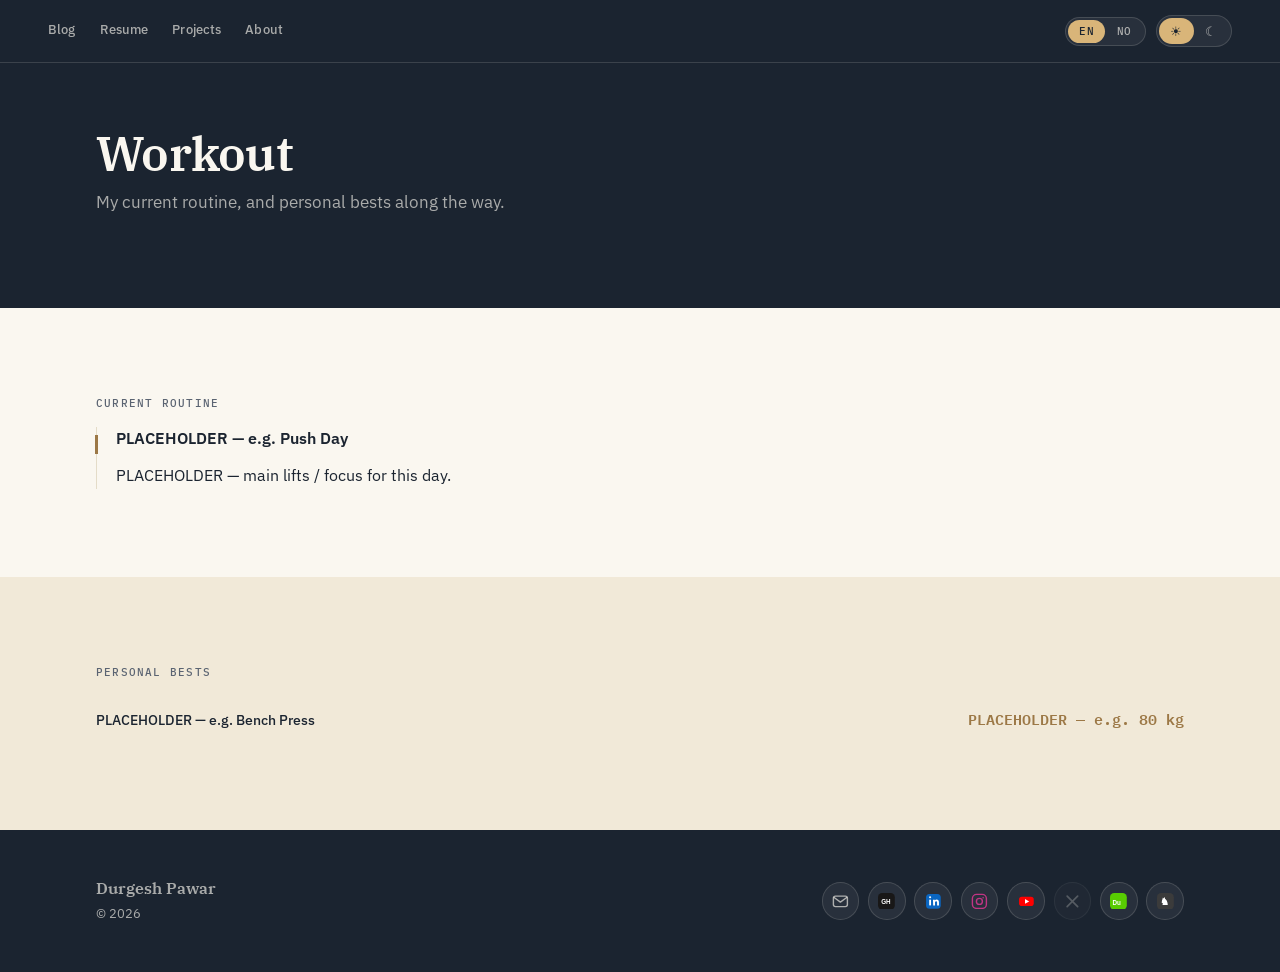
<file: Resume Website/workout.html>
<!DOCTYPE html>
<html lang="en">
<head>
<meta charset="utf-8">
<meta name="viewport" content="width=device-width, initial-scale=1">
<script>(function(){try{var t=localStorage.getItem("theme");if(t==="light"||t==="dark")document.documentElement.setAttribute("data-theme",t);}catch(e){}})();</script>
<title>Durgesh Pawar — Workout</title>
<meta name="description" content="Current training routine and personal bests.">

<link rel="preconnect" href="https://fonts.googleapis.com">
<link rel="preconnect" href="https://fonts.gstatic.com" crossorigin>
<link href="https://fonts.googleapis.com/css2?family=IBM+Plex+Mono:wght@400;500&family=IBM+Plex+Sans:wght@400;500;600&family=IBM+Plex+Serif:wght@400;500;600&display=swap" rel="stylesheet">
<link rel="stylesheet" href="assets/styles.css">
</head>
<body>

<a class="skip" href="#main">Skip to content</a>

<header class="bar">
  <nav class="pages" aria-label="Pages">
    <a href="blog.html" data-ui="blogNav"></a>
    <a href="index.html" data-ui="resumeNav"></a>
    <a href="projects.html" data-ui="projectsNav"></a>
    <a href="about.html" data-ui="aboutNav"></a>
  </nav>
  <div class="bar-toggles">
    <div class="lang-toggle" role="group" aria-label="Language">
      <span class="lang-thumb" aria-hidden="true"></span>
      <button type="button" data-lang="en" aria-pressed="true">EN</button>
      <button type="button" data-lang="no" aria-pressed="false">NO</button>
    </div>
    <div class="theme-toggle" role="group" aria-label="Theme">
      <span class="theme-thumb" aria-hidden="true"></span>
      <button type="button" data-theme-choice="light" aria-pressed="true" title="Light" aria-label="Light theme">☀</button>
      <button type="button" data-theme-choice="dark" aria-pressed="false" title="Dark" aria-label="Dark theme">☾</button>
    </div>
  </div>
</header>

<main id="main">

  <section class="band band--dark page-hero">
    <div class="band-inner">
      <h1 data-ui="workoutTitle"></h1>
      <p class="tagline" data-ui="workoutIntro"></p>
    </div>
  </section>

  <section class="band band--paper">
    <div class="band-inner">
      <h2 data-ui="currentRoutine"></h2>
      <div class="tech-projects" data-bind="workoutRoutine"></div>
    </div>
  </section>

  <section class="band band--alt">
    <div class="band-inner">
      <h2 data-ui="personalBests"></h2>
      <div class="pb-list" data-bind="personalBests"></div>
    </div>
  </section>

</main>

<footer class="band band--dark band--footer">
  <div class="band-inner footer-inner">
    <div class="footer-brand">
      <p class="footer-name" data-bind="name"></p>
      <p class="footer-meta">© <span data-bind="year"></span></p>
    </div>
    <div class="social-links" data-bind="social"></div>
  </div>
</footer>

<script src="assets/content.js"></script>
<script src="assets/app.js"></script>
</body>
</html>
</file>
<file: Resume Website/assets/styles.css>
/* ---------------------------------------------------------------------------
   Palette, type scale, spacing. Change values here, not in the rules below.

   Design system: "Midnight & Sand" — deep navy ink on warm ivory paper,
   with a muted gold accent. The nav bar, hero and footer are fixed brand
   chrome (--brand-*): they stay navy in both light and dark mode, bookending
   the page. Everything between them lives in full-width bands that alternate
   --paper / --paper-alt so the page never has to fall back on a floating
   card with dead margins to look intentional — the color always reaches
   the edges of the viewport.
--------------------------------------------------------------------------- */
:root {
  --paper:      #FAF7F0;
  --paper-alt:  #F1E9D8;
  --card:       #FFFFFF;
  --ink:        #1B2430;
  --muted:      #5B6472;
  --faint:      #8D8377;
  --rule:       #E4DCC8;
  --accent:     #9C7846;
  --accent-soft:#F1E3C9;
  --mark:       #FFFFFF;
  --shadow:     0 14px 34px -20px rgba(27, 36, 48, .28);

  /* Fixed brand chrome — nav / hero / footer. Does not change with the
     light/dark toggle; it's the site's constant identity. */
  --brand-bg:       #1B2430;
  --brand-fg:       #FAF7F0;
  --brand-fg-muted: rgba(250, 247, 240, .64);
  --brand-accent:   #D9B579;
  --brand-rule:     rgba(250, 247, 240, .14);

  --serif: "IBM Plex Serif", Georgia, serif;
  --sans:  "IBM Plex Sans", system-ui, sans-serif;
  --mono:  "IBM Plex Mono", ui-monospace, monospace;

  --measure:   38rem;
  --container: 74rem;
  --band-pad-y: clamp(3.25rem, 7vw, 5.5rem);
  --band-pad-x: clamp(1.25rem, 5vw, 3rem);

  --ease: cubic-bezier(.4, 0, .2, 1);
}

/* Dark mode: the two hues swap figure/ground — navy becomes the paper,
   ivory becomes the ink — so the whole page converges toward the same
   brand navy the header/footer already use, instead of a colder gray. */
@media (prefers-color-scheme: dark) {
  :root:not([data-theme="light"]) {
    --paper:      #1B2430;
    --paper-alt:  #212C3B;
    --card:       #26313F;
    --ink:        #F2EEE3;
    --muted:      #B7BFC9;
    --faint:      #838C99;
    --rule:       #33404F;
    --accent:     #D9B579;
    --accent-soft:#332B18;
    --mark:       #FFFFFF;
    --shadow:     0 14px 34px -16px rgba(0, 0, 0, .55);
  }
}
:root[data-theme="dark"] {
  --paper:      #1B2430;
  --paper-alt:  #212C3B;
  --card:       #26313F;
  --ink:        #F2EEE3;
  --muted:      #B7BFC9;
  --faint:      #838C99;
  --rule:       #33404F;
  --accent:     #D9B579;
  --accent-soft:#332B18;
  --mark:       #FFFFFF;
  --shadow:     0 14px 34px -16px rgba(0, 0, 0, .55);
}

*, *::before, *::after { box-sizing: border-box; }

html { scroll-behavior: smooth; }

body {
  margin: 0;
  background: var(--paper);
  color: var(--ink);
  font: 400 15.5px/1.65 var(--sans);
  -webkit-font-smoothing: antialiased;
  transition: background-color .25s var(--ease), color .25s var(--ease);
}

.skip {
  position: absolute; left: -9999px;
  background: var(--brand-bg); color: var(--brand-fg); padding: .6rem 1rem; z-index: 20;
}
.skip:focus { left: 1rem; top: 1rem; }

:focus-visible { outline: 2px solid var(--accent); outline-offset: 2px; }

a { color: inherit; }

/* --- top bar ---------------------------------------------------------------
   Fixed brand chrome: always navy, in both themes. It sits directly above
   the hero band of the same color, so at the top of the page the two read
   as one continuous dark mast — the boldest, least "blank" possible first
   impression — and it stays put (and stays legible) as the visitor scrolls
   past into the lighter bands beneath it.
--------------------------------------------------------------------------- */
.bar {
  position: sticky; top: 0; z-index: 10;
  display: flex; align-items: center; justify-content: space-between;
  flex-wrap: wrap;
  gap: .5rem 1.5rem;
  padding: .95rem clamp(1.25rem, 5vw, 3rem);
  background: var(--brand-bg);
  border-bottom: 1px solid var(--brand-rule);
}

.pages { display: flex; align-items: center; flex-wrap: wrap; gap: 1.5rem; }
.pages a {
  position: relative;
  font: 500 12.5px var(--sans); letter-spacing: .01em;
  color: var(--brand-fg-muted); text-decoration: none;
  padding-bottom: .3rem;
}
.pages a::after {
  content: ""; position: absolute; left: 0; right: 0; bottom: 0;
  height: 1.5px; background: var(--brand-accent);
  transform: scaleX(0); transform-origin: center;
  transition: transform .25s var(--ease);
}
.pages a:hover { color: var(--brand-fg); }
.pages a:hover::after { transform: scaleX(.55); }
.pages a[aria-current="page"] { color: var(--brand-fg); }
.pages a[aria-current="page"]::after { transform: scaleX(1); }

.bar-toggles { display: flex; align-items: center; gap: .6rem; margin-left: auto; }

.lang-toggle, .theme-toggle {
  position: relative;
  display: inline-flex;
  border: 1px solid var(--brand-rule); border-radius: 999px;
  padding: 2px;
  background: rgba(250, 247, 240, .06);
}
.lang-toggle button, .theme-toggle button {
  position: relative; z-index: 1;
  border: 0; background: none; cursor: pointer;
  min-width: 2.3rem; padding: .28rem .7rem;
  font: 500 11px var(--mono); letter-spacing: .06em;
  color: var(--brand-fg-muted);
  border-radius: 999px;
  transition: color .25s var(--ease);
}
.theme-toggle button { min-width: 2rem; font-size: 13px; }
.lang-toggle button:hover, .theme-toggle button:hover { color: var(--brand-fg); }
.lang-toggle button[aria-pressed="true"], .theme-toggle button[aria-pressed="true"] { color: var(--brand-bg); }

.lang-thumb, .theme-thumb {
  position: absolute; z-index: 0; top: 2px; bottom: 2px; left: 2px;
  width: calc(50% - 2px);
  border-radius: 999px;
  background: var(--brand-accent);
  transition: transform .35s var(--ease);
}
.lang-toggle[data-active="no"] .lang-thumb { transform: translateX(100%); }
.theme-toggle[data-active="dark"] .theme-thumb { transform: translateX(100%); }

/* --- bands -------------------------------------------------------------
   The core structural unit. Full-bleed background, centered content at a
   generous but bounded width. `--dark` is fixed brand chrome (hero/footer);
   `--paper` / `--alt` are theme-aware and alternate down the page to give
   scroll rhythm without ever leaving a blank, unstyled margin.
------------------------------------------------------------------------- */
.band { width: 100%; }
.band-inner {
  max-width: var(--container);
  margin: 0 auto;
  padding: var(--band-pad-y) var(--band-pad-x);
}
.band--paper { background: var(--paper); }
.band--alt   { background: var(--paper-alt); }
.band--dark  {
  background: var(--brand-bg); color: var(--brand-fg);
}
.band--dark h1, .band--dark h2 { color: var(--brand-fg); }
.band--dark .muted, .band--dark p { color: var(--brand-fg-muted); }

/* Reveal-on-scroll: only engaged by app.js (progressive enhancement — if
   JS never runs, nothing gets the .reveal class and everything is visible
   by default, so there's no risk of content getting stuck hidden). */
.reveal { opacity: 0; transform: translateY(14px); transition: opacity .6s var(--ease), transform .6s var(--ease); }
.reveal.is-visible { opacity: 1; transform: none; }

h1 {
  font: 600 clamp(2.1rem, 4vw, 3rem)/1.12 var(--serif);
  margin: 0 0 .5rem;
  letter-spacing: -.015em;
}
.tagline {
  font: 400 1.08rem/1.55 var(--sans);
  color: var(--muted);
  margin: 0 0 1.75rem;
  max-width: var(--measure);
}
.band--dark .tagline { color: var(--brand-fg-muted); }

h2 {
  font: 500 11px var(--mono);
  letter-spacing: .11em;
  text-transform: uppercase;
  color: var(--muted);
  margin: 0 0 1.1rem;
}
.band--dark h2 { color: var(--brand-accent); }

.block { margin-bottom: 2.75rem; }
.block:last-child { margin-bottom: 0; }
.prose { margin: 0; max-width: var(--measure); }

.plain { list-style: none; margin: 0; padding: 0; }
.bullets { max-width: var(--measure); }
.bullets li {
  position: relative; padding-left: 1rem; margin-bottom: .5rem;
}
.bullets li::before {
  content: ""; position: absolute; left: 0; top: .68em;
  width: 5px; height: 1px; background: var(--faint);
}

/* --- register entry: the structural signature ----------------------------
   A hairline rule down the left, the date range set in mono at the top.
   Used across resume, projects and every hobby page so they read as one
   register. Hover brightens the rule to the accent — a quiet "you're
   here" cue with no layout shift.
------------------------------------------------------------------------- */
.entry {
  position: relative;
  padding-left: 1.2rem;
  border-left: 1px solid var(--rule);
  margin-bottom: 2rem;
  transition: border-color .3s var(--ease);
}
.entry:hover { border-color: var(--accent); }
.entry::before {
  content: ""; position: absolute; left: -2px; top: .5rem;
  width: 3px; height: 1.15rem; background: var(--accent);
}
.entry:last-child { margin-bottom: 0; }

.entry-period {
  font: 400 11px var(--mono);
  letter-spacing: .04em;
  color: var(--faint);
  margin: 0 0 .3rem;
}
.entry-title { font: 600 1.02rem/1.35 var(--sans); margin: 0; }
.entry-sub   { font: 400 .92rem/1.45 var(--sans); color: var(--muted); margin: .1rem 0 .1rem; }
.entry-note  { font: 400 .82rem var(--mono); color: var(--faint); margin: .25rem 0 0; }
.entry-body  { margin: .85rem 0 0; }

/* --- expandable experience phases ----------------------------------------
   One employer, several dated phases. Period + title always show; role /
   summary / stack reveal on hover (desktop) or via the Details toggle
   (click, keyboard focus) — the toggle is the only reliable path for
   touch and keyboard, hover is just a shortcut on top of it.
   `grid-template-rows: 0fr → 1fr` animates to the content's real height
   with no snap, unlike a fixed max-height.
--------------------------------------------------------------------------- */
.entry-group { margin-bottom: 2.5rem; }
.entry-group:last-child { margin-bottom: 0; }
.entry-group-head { margin-bottom: 1.5rem; }
.entry-phases .entry { margin-bottom: 1.75rem; }
.entry-phases .entry:last-child { margin-bottom: 0; }

.entry-row {
  display: flex; align-items: center; justify-content: space-between;
  gap: 1rem; flex-wrap: wrap;
}
.entry-row .entry-title { flex: 1; min-width: 12rem; }

.entry-toggle {
  flex: none;
  display: inline-flex; align-items: center; gap: .35rem;
  border: 1px solid var(--rule); background: none; color: var(--muted);
  font: 500 .72rem var(--mono); text-transform: uppercase; letter-spacing: .06em;
  padding: .3rem .7rem; border-radius: 999px; cursor: pointer;
  transition: border-color .2s var(--ease), color .2s var(--ease);
}
.entry-toggle::after {
  content: "⌄"; font-size: .85rem; line-height: 1;
  transition: transform .3s var(--ease);
}
.entry-toggle[aria-expanded="true"]::after { transform: rotate(180deg); }
.entry--expandable:hover .entry-toggle,
.entry-toggle:hover,
.entry-toggle[aria-expanded="true"] { border-color: var(--accent); color: var(--accent); }

.entry-detail {
  display: grid;
  grid-template-rows: 0fr;
  opacity: 0;
  margin-top: .9rem;
  /* Closing waits 2s before it starts (set here, on the closed state, so
     it only applies when transitioning TO closed) — a brief grace period
     so a quick mouse pass-over doesn't snap it shut immediately, and a
     re-hover within those 2s just cancels the close instead of flickering. */
  transition: grid-template-rows .45s var(--ease) 2s, opacity .35s var(--ease) 2s;
}
.entry-detail-inner { overflow: hidden; min-height: 0; }
.entry-detail-role { font: 500 .82rem var(--sans); color: var(--accent); margin: 0 0 .4rem; }

.entry--expandable:hover .entry-detail,
.entry--expandable:focus-within .entry-detail,
.entry--expandable.is-open .entry-detail {
  grid-template-rows: 1fr;
  opacity: 1;
  /* Opening has no delay, regardless of the closed state's 2s. */
  transition: grid-template-rows .45s var(--ease), opacity .35s var(--ease);
}

.stack { display: flex; flex-wrap: wrap; gap: .35rem; margin-top: .75rem; }
.stack span {
  font: 400 11px var(--mono);
  background: var(--accent-soft); color: var(--accent);
  padding: .18rem .5rem; border-radius: 3px;
}

.links { display: flex; gap: 1rem; margin-top: .75rem; }
.links a { font: 400 .85rem var(--sans); color: var(--accent); text-decoration: none; border-bottom: 1px solid transparent; transition: border-color .2s var(--ease); }
.links a:hover { border-color: var(--accent); }

/* --- buttons ------------------------------------------------------------ */
.btn {
  display: inline-flex; align-items: center; gap: .5rem;
  border-radius: 8px;
  padding: .7rem 1.5rem;
  font: 500 .85rem var(--sans);
  text-decoration: none;
  cursor: pointer;
  transition: transform .2s var(--ease), box-shadow .2s var(--ease), opacity .2s var(--ease), background-color .2s var(--ease);
}
.btn:hover { transform: translateY(-2px); }
.btn:active { transform: translateY(0); }
.btn--solid {
  border: 1px solid var(--brand-accent); background: var(--brand-accent); color: var(--brand-bg);
}
.btn--solid:hover { box-shadow: 0 10px 24px -10px rgba(217, 181, 121, .55); }
.btn--ghost {
  border: 1px solid var(--brand-rule); background: transparent; color: var(--brand-fg);
}
.btn--ghost:hover { border-color: var(--brand-accent); color: var(--brand-accent); }

/* --- about page ------------------------------------------------------------
   Warmer and more playful than the resume's register, on purpose: this is
   the page where personality shows, not credentials.
--------------------------------------------------------------------------- */
.about-tagline {
  font-family: var(--serif);
  font-style: italic;
  color: var(--brand-accent);
}

/* --- hero ----------------------------------------------------------------
   Two shapes: the resume's (photo + name + tagline + contact + CTA, side
   by side) and every other page's compact variant (title + one line).
--------------------------------------------------------------------------- */
.hero-inner {
  display: flex; align-items: center; gap: clamp(2rem, 5vw, 4rem);
  flex-wrap: wrap;
}
.hero-photo {
  flex: none; width: clamp(7rem, 12vw, 9.5rem); aspect-ratio: 1;
  border-radius: 50%; object-fit: cover;
  border: 3px solid var(--brand-rule);
}
.hero-text { flex: 1; min-width: 16rem; }
.hero-text h1 { color: var(--brand-fg); }
.hero-contact {
  display: flex; flex-wrap: wrap; gap: .5rem 1.5rem;
  margin: 1.5rem 0 0;
  font-size: .88rem; color: var(--brand-fg-muted);
}
.hero-contact li { overflow-wrap: anywhere; }
.hero-contact a { color: var(--brand-fg); text-decoration: none; border-bottom: 1px solid var(--brand-rule); transition: border-color .2s var(--ease), color .2s var(--ease); }
.hero-contact a:hover { color: var(--brand-accent); border-color: var(--brand-accent); }
.hero-cta { margin-top: 1.75rem; }

.page-hero .band-inner { padding-top: clamp(2.75rem, 6vw, 4rem); padding-bottom: clamp(2.75rem, 6vw, 4rem); }
.page-hero h1 { color: var(--brand-fg); }

/* --- footer ---------------------------------------------------------------
   Shared brand bookend on every page. `[data-bind="social"]` here is the
   same generic slot app.js already fills on about.html — dropping the
   attribute into every page's footer is enough to populate it everywhere.
--------------------------------------------------------------------------- */
.footer-inner {
  display: flex; align-items: center; justify-content: space-between;
  flex-wrap: wrap; gap: 1.5rem;
  padding-top: clamp(2.25rem, 5vw, 3rem); padding-bottom: clamp(2.25rem, 5vw, 3rem);
}
.footer-brand { display: flex; flex-direction: column; gap: .3rem; }
.footer-name { margin: 0; font: 600 1rem var(--serif); color: var(--brand-fg); }
.footer-meta { margin: 0; font-size: .8rem; color: var(--brand-fg-muted); }
.footer-inner .social-links { gap: .55rem; }
.footer-inner .social-btn {
  width: 2.35rem; height: 2.35rem;
  background: rgba(250,247,240,.06); border-color: var(--brand-rule);
  color: var(--brand-fg-muted);
}
.footer-inner .social-btn svg { width: 1.05rem; height: 1.05rem; }
.footer-inner .social-btn:hover { color: var(--brand-accent); border-color: var(--brand-accent); box-shadow: 0 10px 22px -12px rgba(217,181,121,.5); }

/* --- section grid (resume: skills / languages / education) -------------- */
.section-grid {
  display: grid; grid-template-columns: repeat(3, minmax(0, 1fr));
  gap: clamp(2rem, 4vw, 3.5rem);
}
.section-grid .block { margin-bottom: 0; }
.section-grid .block + .block { margin-top: 2.25rem; }

.skill-group { margin-bottom: .85rem; }
.skill-group p { font: 500 .8rem var(--sans); margin: 0 0 .2rem; color: var(--muted); }
.skill-group span { font-size: .86rem; color: var(--ink); }

.ed { margin-bottom: 1rem; }
.ed strong { display: block; font: 500 .88rem/1.4 var(--sans); }
.ed em { display: block; font-style: normal; font-size: .82rem; color: var(--muted); }
.ed time { font: 400 11px var(--mono); color: var(--faint); }

/* --- CEFR language blocks ------------------------------------------------ */
.lang-row { margin-bottom: .85rem; }
.lang-head {
  display: flex; justify-content: space-between; align-items: baseline;
  font-size: .86rem; margin-bottom: .3rem;
}
.lang-head b { font-weight: 500; }
.lang-head span { font: 400 11px var(--mono); color: var(--faint); }

.cefr { display: flex; gap: 2px; }
.cefr i {
  flex: 1; height: 5px; border-radius: 1px;
  background: var(--rule);
  transition: background-color .3s var(--ease);
}
.cefr i.on { background: var(--accent); }

.cefr-scale {
  font: 400 9.5px var(--mono); color: var(--faint);
  letter-spacing: .08em; margin: .55rem 0 0;
}
.lang-note { font-size: .78rem; color: var(--muted); margin: .3rem 0 0; line-height: 1.45; }

/* --- travel page ------------------------------------------------------- */
.map-wrap {
  margin: 1.5rem 0 3rem;
  border: 1px solid var(--rule); border-radius: 8px;
  background: var(--card);
  padding: 1rem;
}
#world-map { display: block; width: 100%; height: auto; }
#world-map .ocean { fill: var(--accent-soft); opacity: .4; }
#world-map .country {
  fill: var(--rule); stroke: var(--card); stroke-width: .4;
  transition: fill .3s var(--ease);
}
#world-map .country.visited { fill: var(--accent); }
#world-map .mark line {
  stroke: var(--mark); stroke-width: .55; stroke-linecap: round;
}
#world-map .mark-dot { fill: var(--ink); }
#world-map .mark-dot-core { fill: var(--mark); }

.flag-grid {
  display: grid; grid-template-columns: repeat(auto-fill, minmax(9rem, 1fr));
  gap: .9rem;
}
.flag-item {
  display: flex; flex-direction: column; align-items: center; gap: .3rem;
  padding: .9rem .5rem;
  border: 1px solid var(--rule); border-radius: 8px;
  background: var(--card);
  text-align: center;
  transition: transform .2s var(--ease), box-shadow .2s var(--ease), border-color .2s var(--ease);
}
.flag-item:hover {
  transform: translateY(-3px);
  box-shadow: var(--shadow);
  border-color: var(--accent);
}
.flag-emoji { font-size: 1.8rem; line-height: 1; }
.flag-name { font: 500 .82rem var(--sans); }
.flag-note {
  font: 500 10px var(--mono); letter-spacing: .04em; text-transform: uppercase;
  color: var(--accent);
}

/* --- chess page ------------------------------------------------------------ */
.chess-loading, .chess-error { color: var(--faint); font-size: .88rem; }

.chess-profile-row { display: flex; align-items: center; gap: 1rem; margin: 1.5rem 0 2.5rem; }
.chess-avatar { width: 3.5rem; height: 3.5rem; border-radius: 6px; border: 1px solid var(--rule); }
.chess-username a { font: 600 1rem var(--sans); color: var(--ink); }
.chess-username { margin: 0 0 .2rem; }
.chess-league, .chess-joined { margin: 0; font-size: .82rem; color: var(--muted); }
.chess-view-profile { margin: .4rem 0 0; }
.chess-view-profile a { font: 500 .82rem var(--sans); color: var(--accent); }

.chess-ratings { display: flex; flex-wrap: wrap; gap: 1rem; }
.chess-rating-card {
  min-width: 8rem;
  border: 1px solid var(--rule); border-radius: 8px;
  background: var(--card);
  padding: 1rem 1.2rem;
  transition: transform .2s var(--ease), box-shadow .2s var(--ease);
}
.chess-rating-card:hover { transform: translateY(-3px); box-shadow: var(--shadow); }
.chess-rating-label {
  font: 500 11px var(--mono); letter-spacing: .06em; text-transform: uppercase;
  color: var(--faint); margin: 0 0 .3rem;
}
.chess-rating-value { font: 600 1.6rem var(--serif); margin: 0; color: var(--accent); }
.chess-rating-record { font: 400 .8rem var(--sans); color: var(--muted); margin: .3rem 0 0; }

.chess-games { display: flex; flex-direction: column; }
.chess-game-row {
  display: flex; align-items: center; gap: .9rem;
  padding: .7rem 0; border-bottom: 1px solid var(--rule);
  text-decoration: none; color: var(--ink);
  transition: padding-left .2s var(--ease);
}
.chess-game-row:hover { padding-left: .35rem; }
.chess-game-row:last-child { border-bottom: 0; }
.chess-game-result {
  flex: none; width: 3.2rem;
  font: 600 11px var(--mono); text-transform: uppercase; letter-spacing: .04em;
  text-align: center; padding: .2rem 0; border-radius: 999px;
}
.chess-game-result--won  { background: var(--accent-soft); color: var(--accent); }
.chess-game-result--lost { background: var(--rule); color: var(--muted); }
.chess-game-result--drew { background: var(--rule); color: var(--faint); }
.chess-game-opponent { flex: 1; font-size: .9rem; }
.chess-game-meta { font: 400 .78rem var(--mono); color: var(--faint); }

/* --- stock market page ------------------------------------------------------ */
.stock-list { display: flex; flex-direction: column; gap: 1.5rem; }
.stock-card {
  border: 1px solid var(--rule); border-radius: 8px;
  background: var(--card);
  padding: 1.1rem 1.3rem;
}
.stock-symbol { font: 600 1rem var(--mono); margin: 0 0 .3rem; }
.stock-note { font: 400 .88rem/1.5 var(--sans); color: var(--muted); margin: 0 0 .9rem; }
.tradingview-widget-container { min-height: 220px; }

/* --- workout page ------------------------------------------------------- */
.pb-row {
  display: flex; justify-content: space-between; align-items: baseline;
  padding: .65rem 0; border-bottom: 1px solid var(--rule);
}
.pb-row:last-child { border-bottom: 0; }
.pb-lift { font: 500 .9rem var(--sans); }
.pb-value { font: 600 .95rem var(--mono); color: var(--accent); }

/* --- hobby chips ----------------------------------------------------------- */
.hobby-grid {
  display: flex; flex-wrap: wrap; gap: .7rem;
}
.hobby-chip {
  display: inline-flex; align-items: center; gap: .5rem;
  padding: .55rem .95rem;
  border: 1px solid var(--rule); border-radius: 999px;
  background: var(--card);
  font: 500 .86rem var(--sans); color: var(--ink);
  text-decoration: none;
  transition: transform .2s var(--ease), box-shadow .2s var(--ease), border-color .2s var(--ease);
}
.hobby-chip:hover {
  transform: translateY(-3px) rotate(-1deg);
  box-shadow: var(--shadow);
  border-color: var(--accent);
}
.hobby-emoji { font-size: 1.15rem; line-height: 1; }

/* --- goal sheet -------------------------------------------------------------- */
.goal-sheet { display: flex; flex-direction: column; gap: 1rem; }
.goal-card {
  border: 1px solid var(--rule); border-radius: 8px;
  background: var(--card);
  padding: 1.1rem 1.3rem;
  position: relative;
  overflow: hidden;
}
.goal-card::before {
  content: ""; position: absolute; left: 0; top: 0; bottom: 0; width: 4px;
  background: var(--accent);
}
.goal-year {
  font: 600 1.1rem var(--serif); color: var(--accent);
  margin-bottom: .7rem;
}
.goal-list { display: flex; flex-direction: column; gap: .55rem; }
.goal-item { display: flex; align-items: baseline; gap: .7rem; }
.goal-index {
  flex: none; width: 1.5rem; height: 1.5rem;
  display: inline-flex; align-items: center; justify-content: center;
  border-radius: 50%; background: var(--accent-soft); color: var(--accent);
  font: 500 .78rem var(--mono);
}
.goal-text { font: 400 .95rem var(--sans); }

/* --- gallery placeholder ------------------------------------------------- */
.gallery-placeholder {
  display: flex; flex-direction: column; align-items: center; gap: .5rem;
  padding: 2.25rem 1rem;
  border: 1.5px dashed var(--rule); border-radius: 8px;
  color: var(--faint);
  text-align: center;
}
.gallery-icon { font-size: 1.8rem; }
.gallery-placeholder p { margin: 0; font-size: .85rem; }

/* --- social icon buttons -------------------------------------------------- */
.social-links { display: flex; flex-wrap: wrap; gap: .75rem; }
.social-btn {
  display: inline-flex; align-items: center; justify-content: center;
  width: 2.6rem; height: 2.6rem;
  border: 1px solid var(--rule); border-radius: 50%;
  background: var(--card); color: var(--muted);
  transition: transform .2s var(--ease), color .2s var(--ease), border-color .2s var(--ease), background .2s var(--ease);
}
.social-btn svg { width: 1.25rem; height: 1.25rem; }
.social-btn:hover {
  transform: translateY(-3px);
  border-color: var(--accent);
  box-shadow: var(--shadow);
}
.social-btn[aria-disabled="true"] { opacity: .4; cursor: default; }
.social-btn[aria-disabled="true"]:hover { transform: none; box-shadow: none; border-color: var(--rule); }

/* --- projects page ---------------------------------------------------------
   Same register as the resume's .entry cards, plus a status badge and a
   small data-flow diagram per project.
--------------------------------------------------------------------------- */
.core-skills { display: flex; flex-wrap: wrap; gap: .5rem; margin-top: 1.5rem; }
.core-skill {
  font: 500 .78rem var(--mono);
  background: var(--accent-soft); color: var(--accent);
  padding: .3rem .65rem; border-radius: 3px;
}
.band--dark .core-skill { background: rgba(217, 181, 121, .14); color: var(--brand-accent); }

.tech-project-head {
  display: flex; align-items: baseline; justify-content: space-between; gap: .75rem;
}
.status-badge {
  flex: none;
  font: 500 10px var(--mono); letter-spacing: .06em; text-transform: uppercase;
  padding: .2rem .5rem; border-radius: 999px;
  border: 1px solid var(--rule); color: var(--faint);
}
.status-live { color: var(--accent); border-color: var(--accent); background: var(--accent-soft); }
.status-wip  { color: var(--faint); }

.diagram {
  display: flex; align-items: center; flex-wrap: wrap;
  gap: .4rem; margin-top: .9rem;
}
.diagram-stage {
  font: 500 .78rem var(--sans);
  background: var(--card); color: var(--ink);
  border: 1px solid var(--rule); border-radius: 6px;
  padding: .4rem .7rem;
  transition: border-color .2s var(--ease), color .2s var(--ease);
}
.diagram-stage:hover { border-color: var(--accent); color: var(--accent); }
.diagram-arrow { color: var(--faint); font-size: .85rem; }

.practiced-list { display: flex; flex-direction: column; gap: .65rem; }
.practiced-row {
  display: grid; grid-template-columns: 9.5rem 1fr; gap: 1rem;
  padding-bottom: .65rem; border-bottom: 1px solid var(--rule);
}
.practiced-row:last-child { border-bottom: 0; padding-bottom: 0; }
.practiced-name { font: 500 .88rem var(--sans); }
.practiced-note { font: 400 .88rem/1.5 var(--sans); color: var(--muted); }

@media (max-width: 620px) {
  .practiced-row { grid-template-columns: 1fr; gap: .25rem; }
}

/* --- responsive ---------------------------------------------------------- */
@media (max-width: 900px) {
  .section-grid { grid-template-columns: 1fr 1fr; }
}
@media (max-width: 640px) {
  .section-grid { grid-template-columns: 1fr; }
  .hero-inner { text-align: center; justify-content: center; }
  .hero-contact { justify-content: center; }
  .footer-inner { justify-content: center; text-align: center; }
  .footer-brand { align-items: center; }
}

@media (prefers-reduced-motion: reduce) {
  html { scroll-behavior: auto; }
  * { animation: none !important; transition: none !important; }
  .reveal { opacity: 1; transform: none; }
}

/* --- print: same source produces the PDF --------------------------------- */
@media print {
  @page { margin: 14mm; }
  body { background: #fff; font-size: 10.5pt; line-height: 1.45; }
  .bar, .skip, .band--footer { display: none; }
  .band--dark { background: none !important; color: #000 !important; }
  .band--dark h1, .band--dark h2, .band--dark .tagline, .band--dark p { color: #000 !important; }
  .band-inner { max-width: none; padding: 0 0 1rem; }
  .hero-photo { width: 4.5rem; border-color: #ccc; }
  h1 { font-size: 20pt; }
  .tagline { margin-bottom: 1.25rem; font-size: 11pt; }
  .band { margin-bottom: .5rem; }
  .block, .rail-block { margin-bottom: 1.1rem; }
  .entry { margin-bottom: 1rem; break-inside: avoid; }
  .stack span { background: none; border: 1px solid #ccc; }
  a { color: #000; text-decoration: none; }
  .links, .hero-cta { display: none; }

  /* Nothing is hovered or clicked on a printed page — force every
     experience phase open so the role/summary/stack actually print. */
  .entry-toggle { display: none; }
  .entry-detail {
    grid-template-rows: 1fr !important; opacity: 1 !important;
    margin-top: .5rem !important;
  }
  .entry-detail-role { color: #000; }
}
</file>
